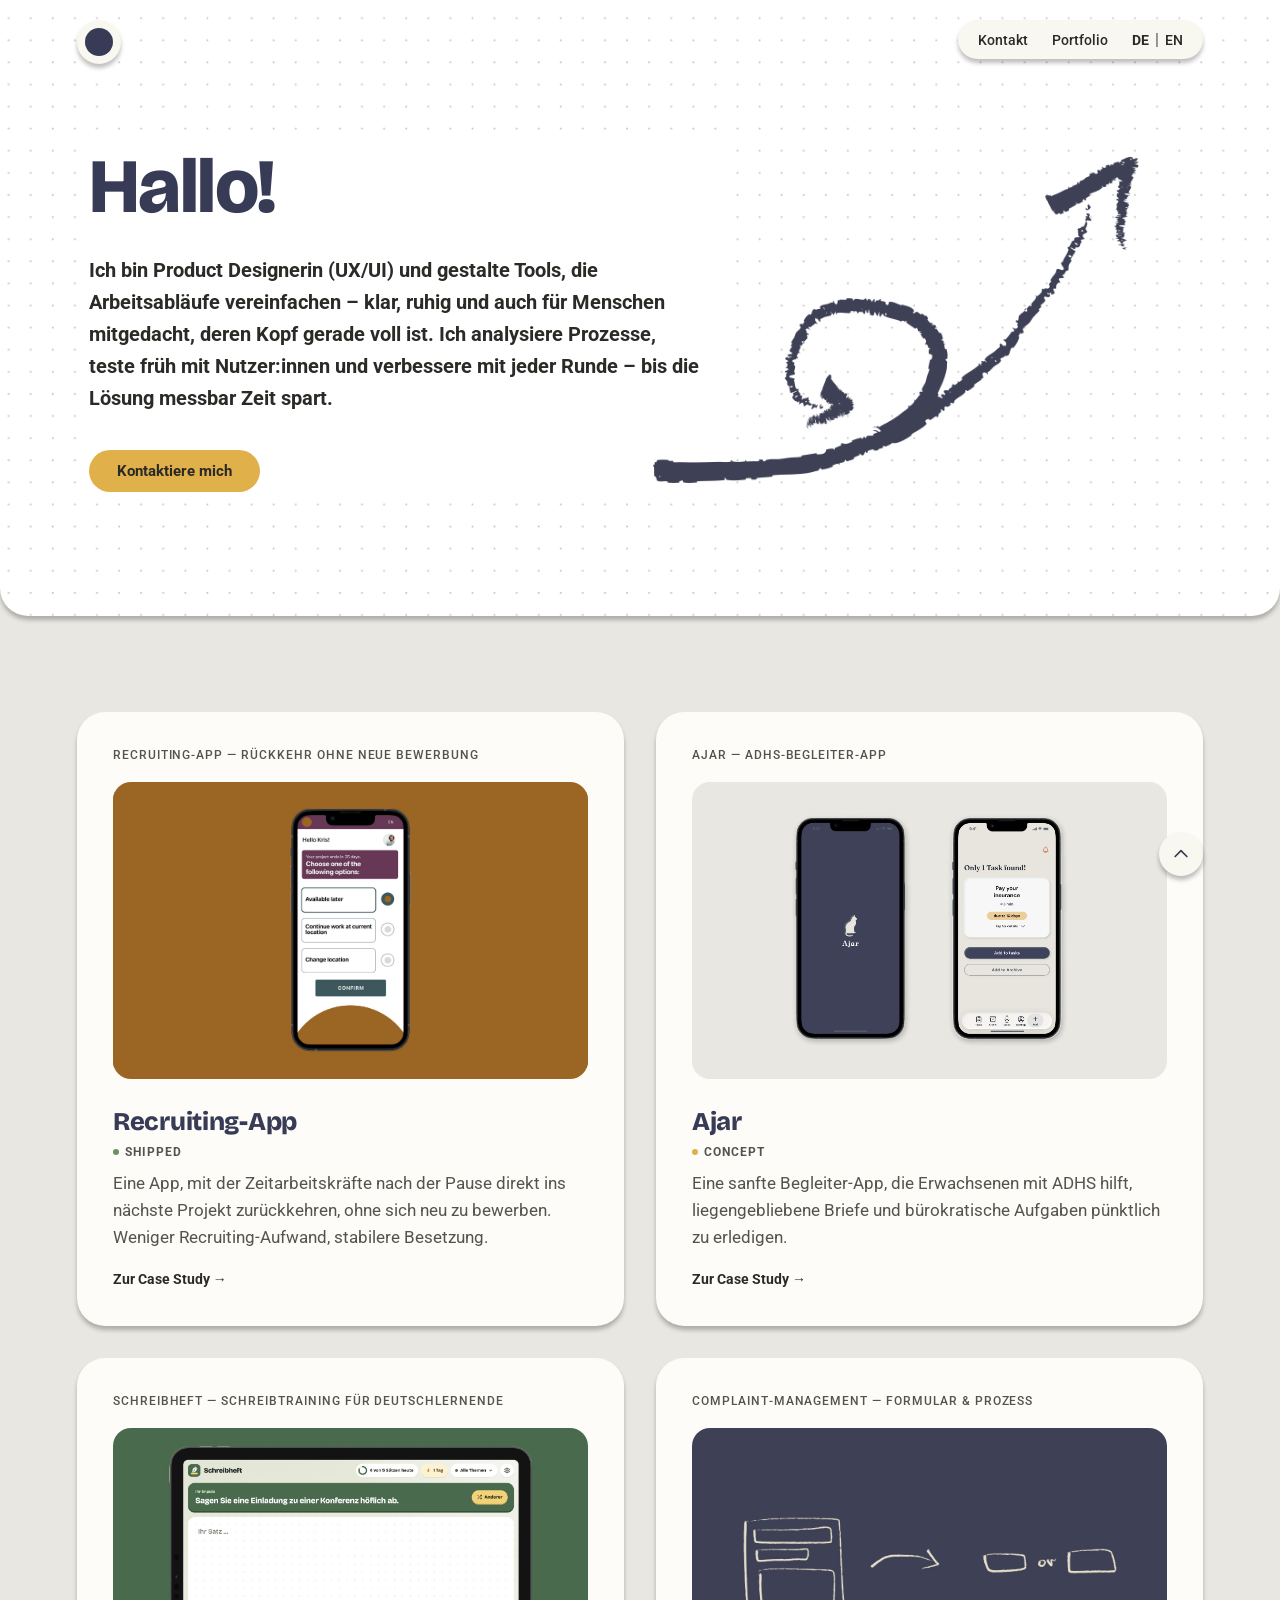
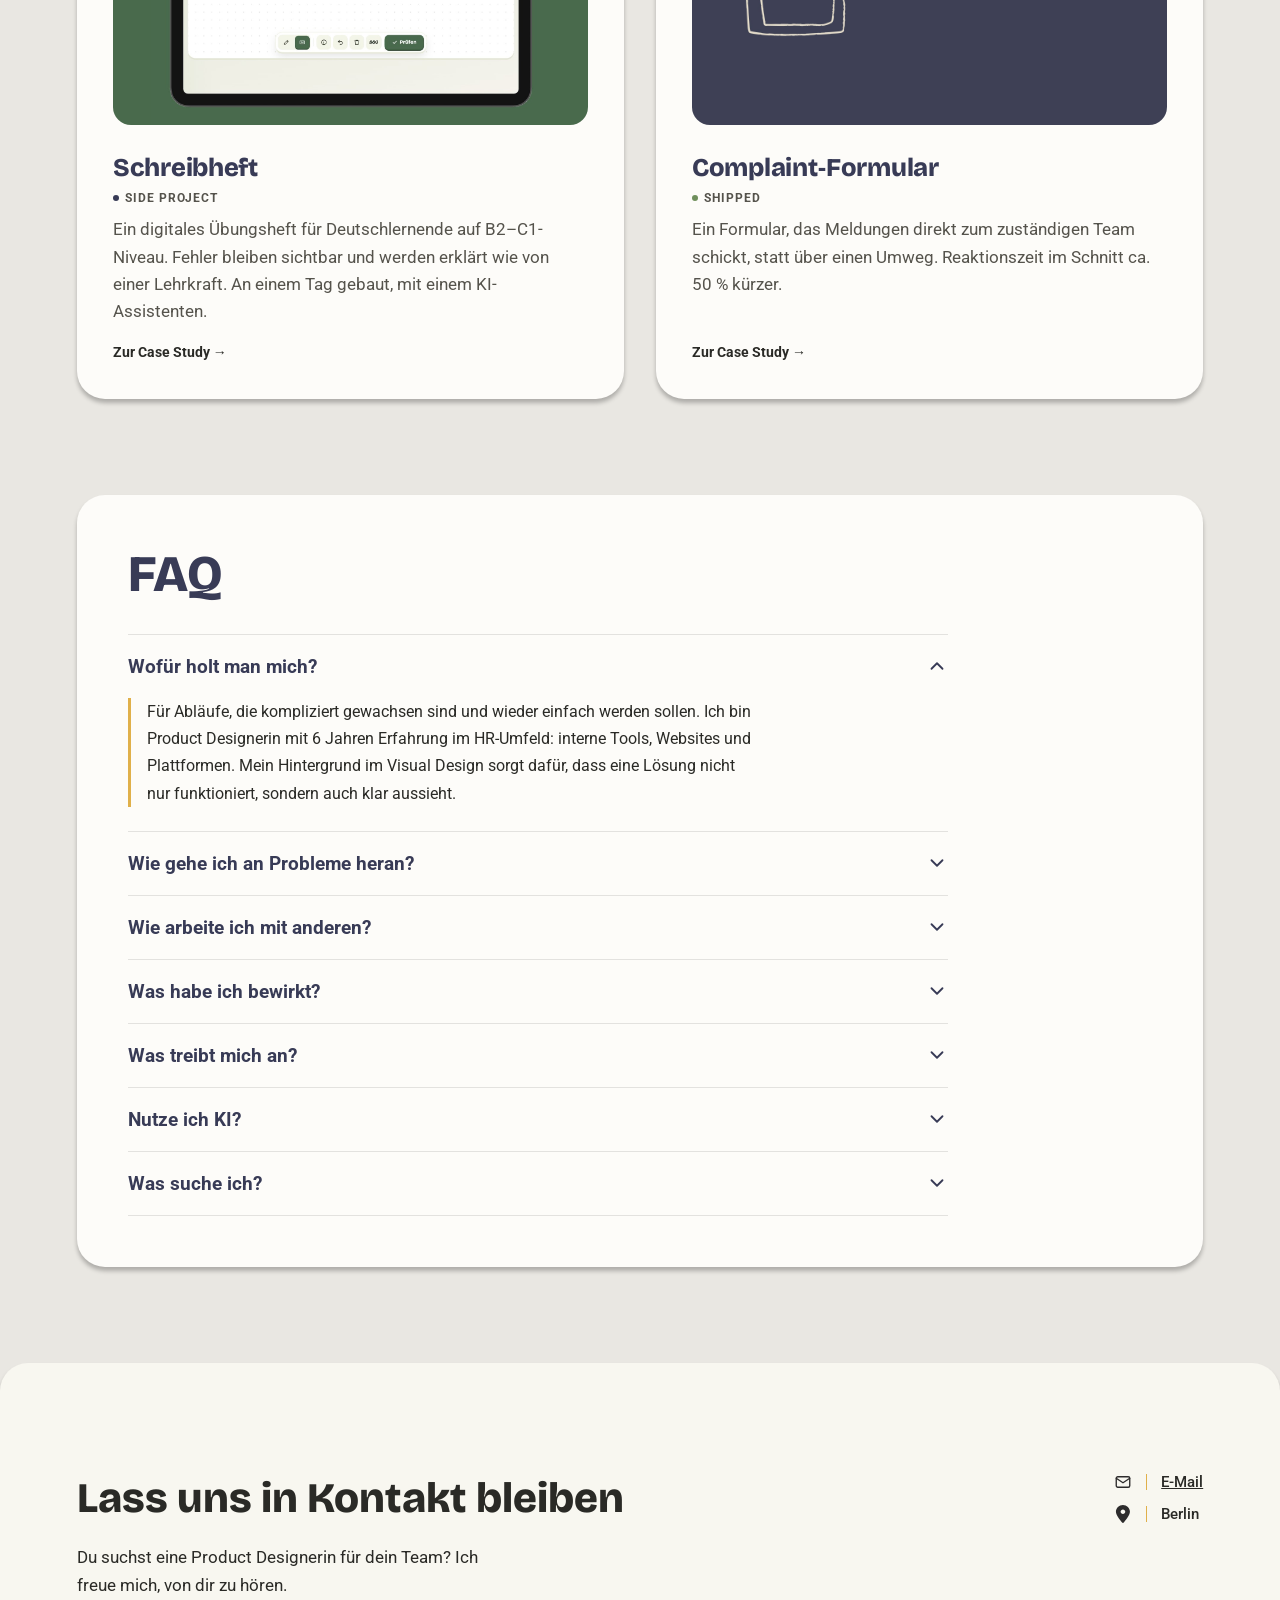
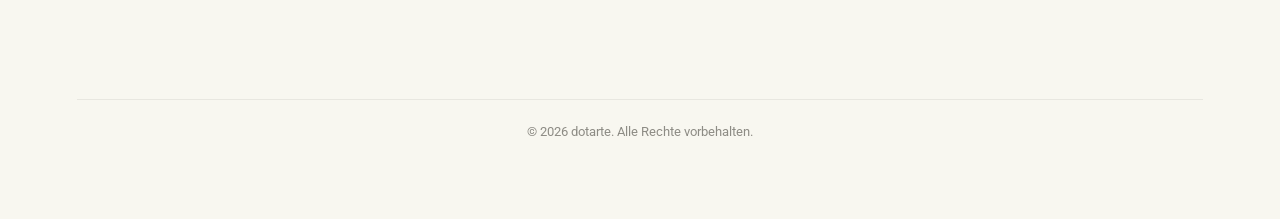
<file: index.html>
<!DOCTYPE html>
<html lang="de">
<head>
<meta charset="UTF-8">
<meta name="robots" content="noindex, nofollow">
<meta name="viewport" content="width=device-width, initial-scale=1.0">
<title>Dotarte — Produktdesign Portfolio (UX/UI)</title>
<link rel="preconnect" href="https://fonts.googleapis.com">
<link rel="preconnect" href="https://fonts.gstatic.com" crossorigin>
<link href="https://fonts.googleapis.com/css2?family=Roboto:wght@400;500;700&family=Bricolage+Grotesque:opsz,wght@12..96,400..800&display=swap" rel="stylesheet">
<link rel="alternate" hreflang="en" href="en/index.html">
<link rel="preload" as="image" href="images/hero-photo.jpg">
<link rel="stylesheet" href="styles.css">
</head>
<body>

<nav class="pill-nav logo-nav" id="logoNav">
  <a href="index.html" class="logo-dot" aria-label="Zur Startseite"></a>
</nav>

<nav class="pill-nav menu-nav" id="menuNav">
  <ul class="nav-links">
    <li><a href="#kontakt">Kontakt</a></li>
    <li><a href="#projects">Portfolio</a></li>
    <li class="lang-switch"><a href="index.html" lang="de" hreflang="de" aria-label="Deutsch" aria-current="true">DE</a><span aria-hidden="true">|</span><a href="en/index.html" lang="en" hreflang="en" aria-label="English">EN</a></li>
  </ul>
</nav>

<button class="scroll-top-float" id="scrollTopFloat" onclick="document.getElementById('top').scrollIntoView({behavior:'smooth'})" aria-label="Nach oben scrollen">
  <svg viewBox="0 0 24 24" fill="none"><path d="M5 15l7-7 7 7" stroke="currentColor" stroke-width="2" stroke-linecap="round" stroke-linejoin="round"/></svg>
</button>

<section class="hero-section" id="top">
  <div class="hero-content">
    <div class="hero-text-box">
    <h1 class="headline-font">Hallo!</h1>
    <p>Ich bin Product Designerin (UX/UI) und gestalte Tools, die Arbeitsabläufe vereinfachen – klar, ruhig und auch für Menschen mitgedacht, deren Kopf gerade voll ist. Ich analysiere Prozesse, teste früh mit Nutzer:innen und verbessere mit jeder Runde – bis die Lösung messbar Zeit spart.</p>
    <a href="#kontakt" class="btn-gold">Kontaktiere mich</a>
  </div>
  <img class="hero-sticky-test" src="images/sticky-test.png" alt="">
  </div>
</section>

<section class="portfolio-section" id="projects">
  <div class="portfolio-grid">

    <h2 class="visually-hidden">Projekte</h2>

    <div class="portfolio-row">
      <article class="project-card">
        <p class="card-label">Recruiting-App — Rückkehr ohne neue Bewerbung</p>
        <div class="card-media card-media--orange">
          <img src="projects/recruiting-app/images/hero-banner.jpg" alt="Die Recruiting-App auf dem Handy: Hinweis, dass das Projekt in 35 Tagen endet, und drei Optionen zur Auswahl: später verfügbar, am aktuellen Standort weiterarbeiten oder Standort wechseln">
        </div>
        <div class="card-desc">
          <h3 class="card-title"><a class="card-link" href="projects/recruiting-app/recruiting-app.html">Recruiting-App</a></h3>
          <p class="card-status is-shipped">Shipped</p>
          <p class="card-text">Eine App, mit der Zeitarbeitskräfte nach der Pause direkt ins nächste Projekt zurückkehren, ohne sich neu zu bewerben. Weniger Recruiting-Aufwand, stabilere Besetzung.</p>
          <span class="card-cta" aria-hidden="true">Zur Case Study →</span>
        </div>
      </article>

      <article class="project-card">
        <p class="card-label">Ajar — ADHS‑Begleiter‑App</p>
        <div class="card-media">
          <div class="ajar-preview">
            <img src="projects/ajar/images/ajar-mockup-home.png" alt="Ajar App Splash Screen">
            <img src="projects/ajar/images/phone1-scan-home.png" alt="Ajar Foto-Scan Screen">
          </div>
        </div>
        <div class="card-desc">
          <h3 class="card-title"><a class="card-link" href="projects/ajar/ajar.html">Ajar</a></h3>
          <p class="card-status">Concept</p>
          <p class="card-text">Eine sanfte Begleiter‑App, die Erwachsenen mit ADHS hilft, liegengebliebene Briefe und bürokratische Aufgaben pünktlich zu erledigen.</p>
          <span class="card-cta" aria-hidden="true">Zur Case Study →</span>
        </div>
      </article>
    </div>

    <div class="portfolio-row">
      <article class="project-card">
        <p class="card-label">Schreibheft — Schreibtraining für Deutschlernende</p>
        <div class="card-media card-media--green">
          <img src="projects/schreibheft/images/hero-banner.jpg" alt="Schreibheft auf einem iPad: ein Schreibimpuls und eine leere Seite mit der schwebenden Werkzeugleiste">
        </div>
        <div class="card-desc">
          <h3 class="card-title"><a class="card-link" href="projects/schreibheft/schreibheft.html">Schreibheft</a></h3>
          <p class="card-status is-side">Side Project</p>
          <p class="card-text">Ein digitales Übungsheft für Deutschlernende auf B2–C1-Niveau. Fehler bleiben sichtbar und werden erklärt wie von einer Lehrkraft. An einem Tag gebaut, mit einem KI-Assistenten.</p>
          <span class="card-cta" aria-hidden="true">Zur Case Study →</span>
        </div>
      </article>

      <article class="project-card">
        <p class="card-label">Complaint‑Management — Formular &amp; Prozess</p>
        <div class="card-media card-media--navy">
          <img src="projects/complaint-form/images/hero-banner.jpg" alt="Handgezeichnete Skizze: ein langes, offenes Formular wird zu einer kurzen Auswahl">
        </div>
        <div class="card-desc">
          <h3 class="card-title"><a class="card-link" href="projects/complaint-form/complaint-form.html">Complaint‑Formular</a></h3>
          <p class="card-status is-shipped">Shipped</p>
          <p class="card-text">Ein Formular, das Meldungen direkt zum zuständigen Team schickt, statt über einen Umweg. Reaktionszeit im Schnitt ca. 50&nbsp;% kürzer.</p>
          <span class="card-cta" aria-hidden="true">Zur Case Study →</span>
        </div>
      </article>
    </div>

    <!-- Vorübergehend ausgeblendet: Markenentwicklung, Seasons, Corporate Identity
    <div class="portfolio-row">
      <div class="project-card is-placeholder card-large" tabindex="0">
        <span class="card-label">Markenentwicklung &amp; Webdesign</span>
        <div class="card-media">
          <img class="placeholder-mockup-wide" src="images/realestate-brand-mockup.png" alt="Laptop-Mockup einer Immobilien-Investment-Website mit Kontaktformular und Ausstattungsmerkmalen">
        </div>
        <p class="card-desc">Vollständige Markenentwicklung für ein Immobilienprojekt — Logo, Farbwelt, Website und Exposé. Mehr folgt in Kürze.</p>
      </div>

      <a href="projects/seasons/seasons.html" class="project-card is-link card-small">
        <span class="card-label">Seasons — Cross‑Device App</span>
        <div class="card-media">
          <img class="placeholder-mockup" src="images/seasons-mockup.png" alt="Seasons App Startbildschirm: „work. travel. repeat!“ vor Strand-Hintergrund">
        </div>
        <div class="card-desc">
          <span class="card-title">Seasons</span>
          <span class="card-status">Concept</span>
          <p class="card-text">Job‑ &amp; Reise-App, plattformübergreifend nutzbar.</p>
          <span class="card-cta">Zur Case Study →</span>
        </div>
      </a>
    </div>

    <div class="portfolio-row portfolio-row--single">
      <div class="project-card is-placeholder card-large" tabindex="0">
        <span class="card-label">Corporate Identity &amp; Brand‑Relaunch</span>
        <div class="card-media">
          <img class="placeholder-mockup-wide" src="images/jobsite-redesign-mockup.png" alt="Laptop-Mockup einer Recruiting-Website mit Startseite für Jobangebote in Deutschland">
        </div>
        <p class="card-desc">Entwicklung der gesamten Corporate Identity (Logo, Farbwelt, Print‑Materialien) für eine Recruiting‑Marke. Die Website‑Umsetzung erfolgte unter meiner Art Direction — mehr folgt in Kürze.</p>
      </div>
    </div>
    -->

  </div>
</section>

<!-- ---------- FAQ (Akkordeon, erste Frage offen) ---------- -->
<section class="faq-section" id="faq" aria-labelledby="faq-title">
  <div class="faq-inner">
    <h2 class="headline-font faq-title" id="faq-title">FAQ</h2>

    <div class="faq-list">

      <details class="faq-item" name="faq" open>
        <summary class="faq-question">
          <span>Wofür holt man mich?</span>
          <svg class="faq-icon" viewBox="0 0 24 24" fill="none" aria-hidden="true"><path d="M6 9l6 6 6-6" stroke="currentColor" stroke-width="2" stroke-linecap="round" stroke-linejoin="round"/></svg>
        </summary>
        <div class="faq-answer">
          <p>Für Abläufe, die kompliziert gewachsen sind und wieder einfach werden sollen. Ich bin Product Designerin mit 6 Jahren Erfahrung im HR-Umfeld: interne Tools, Websites und Plattformen. Mein Hintergrund im Visual Design sorgt dafür, dass eine Lösung nicht nur funktioniert, sondern auch klar aussieht.</p>
        </div>
      </details>

      <details class="faq-item" name="faq">
        <summary class="faq-question">
          <span>Wie gehe ich an Probleme heran?</span>
          <svg class="faq-icon" viewBox="0 0 24 24" fill="none" aria-hidden="true"><path d="M6 9l6 6 6-6" stroke="currentColor" stroke-width="2" stroke-linecap="round" stroke-linejoin="round"/></svg>
        </summary>
        <div class="faq-answer">
          <p>Erst verstehen, dann gestalten. Ich höre seit 2014 Nutzer:innen zu, bevor ich entscheide. Damals war das bei Verpackungstests hinter dem Einwegspiegel, heute sind es Interviews, Prozessanalysen und Usability-Tests. Oft liegt das eigentliche Problem woanders, als man zuerst denkt.</p>
        </div>
      </details>

      <details class="faq-item" name="faq">
        <summary class="faq-question">
          <span>Wie arbeite ich mit anderen?</span>
          <svg class="faq-icon" viewBox="0 0 24 24" fill="none" aria-hidden="true"><path d="M6 9l6 6 6-6" stroke="currentColor" stroke-width="2" stroke-linecap="round" stroke-linejoin="round"/></svg>
        </summary>
        <div class="faq-answer">
          <p>Eng und früh. Mit der Entwicklung spreche ich schon beim Konzept, nicht erst bei der Übergabe. Meine Grundkenntnisse in HTML, CSS und JavaScript helfen dabei. Genauso wichtig sind mir die Menschen rund um das Produkt. Über Jahre habe ich mich täglich mit einem strategischen Kunden abgestimmt, Stakeholder interviewt und an die Geschäftsführung berichtet. Gute Zusammenarbeit entsteht für mich durch regelmäßigen Kontakt und dadurch, dass ich halte, was wir besprochen haben.</p>
        </div>
      </details>

      <details class="faq-item" name="faq">
        <summary class="faq-question">
          <span>Was habe ich bewirkt?</span>
          <svg class="faq-icon" viewBox="0 0 24 24" fill="none" aria-hidden="true"><path d="M6 9l6 6 6-6" stroke="currentColor" stroke-width="2" stroke-linecap="round" stroke-linejoin="round"/></svg>
        </summary>
        <div class="faq-answer">
          <ul>
            <li>Internes Tool, end-to-end von Research bis Rollout: über 50 aktive Nutzer:innen, ca. 20&nbsp;% weniger Recruiting-Aufwand</li>
            <li>Bewerbungs-Flow: von 5 auf 2 Schritte, ca. 30&nbsp;% weniger Abbrüche</li>
            <li>Complaint-Formular: Reaktionszeit ca. 50&nbsp;% kürzer</li>
            <li>Websites: Auch wenn am Anfang niemand genau wusste, was gebraucht wird, sind daraus Seiten entstanden, die seit Jahren im Einsatz sind und sich gut weiterentwickeln lassen.</li>
          </ul>
        </div>
      </details>

      <details class="faq-item" name="faq">
        <summary class="faq-question">
          <span>Was treibt mich an?</span>
          <svg class="faq-icon" viewBox="0 0 24 24" fill="none" aria-hidden="true"><path d="M6 9l6 6 6-6" stroke="currentColor" stroke-width="2" stroke-linecap="round" stroke-linejoin="round"/></svg>
        </summary>
        <div class="faq-answer">
          <p>Die Frage, warum etwas funktioniert oder nicht. Deshalb lerne ich auch nach Jahren in der Praxis weiter. 2026 habe ich mein Wissen in Product Design und UX-Methoden in zwei Weiterbildungen vertieft, davor habe ich JavaScript gelernt, um die Entwicklung besser zu verstehen. Am meisten freut es mich, wenn ein Ablauf, über den sich alle geärgert haben, plötzlich niemandem mehr auffällt.</p>
        </div>
      </details>

      <details class="faq-item" name="faq">
        <summary class="faq-question">
          <span>Nutze ich KI?</span>
          <svg class="faq-icon" viewBox="0 0 24 24" fill="none" aria-hidden="true"><path d="M6 9l6 6 6-6" stroke="currentColor" stroke-width="2" stroke-linecap="round" stroke-linejoin="round"/></svg>
        </summary>
        <div class="faq-answer">
          <p>Ja, als Werkzeug. Ich nutze sie für Recherche, zum Strukturieren und für schnelle Prototypen, zum Beispiel mit ChatGPT, Claude und Figma Make. Auch diese Website habe ich mit KI gebaut: Design, Inhalte und Entscheidungen kommen von mir, den Code hat die KI nach meinen Vorgaben geschrieben. Die Verantwortung für das Ergebnis bleibt bei mir.</p>
        </div>
      </details>

      <details class="faq-item" name="faq">
        <summary class="faq-question">
          <span>Was suche ich?</span>
          <svg class="faq-icon" viewBox="0 0 24 24" fill="none" aria-hidden="true"><path d="M6 9l6 6 6-6" stroke="currentColor" stroke-width="2" stroke-linecap="round" stroke-linejoin="round"/></svg>
        </summary>
        <div class="faq-answer">
          <p>Eine feste Stelle als Product Designerin, in Berlin oder remote. Ich arbeite am liebsten langfristig mit einem Team zusammen.</p>
        </div>
      </details>

    </div>
  </div>
</section>

<footer class="contact-section" id="kontakt">
  <div class="contact-inner">
    <div>
      <h2 class="headline-font">Lass uns in Kontakt bleiben</h2>
      <p>Du suchst eine Product Designerin für dein Team? Ich freue mich, von dir zu hören.</p>
    </div>

    <div class="contact-list">
      <div class="row">
        <svg class="row-icon" width="18" height="18" viewBox="0 0 24 24" fill="none" stroke="#2D2C2C" stroke-width="1.8" stroke-linecap="round" stroke-linejoin="round" aria-hidden="true"><rect x="3" y="5" width="18" height="14" rx="2"/><path d="M3 7l9 6 9-6"/></svg>
        <span class="divider"></span>
        <a href="#" data-mail="ZG90YXJ0ZS5wb3J0Zm9saW9AZ21haWwuY29t">E-Mail</a>
      </div>
      <!-- LinkedIn (vorübergehend ausgeblendet)
      <div class="row">
        <img class="row-icon" src="images/icon-linkedin.png" alt="" aria-hidden="true">
        <span class="divider"></span>
        <a href="https://linkedin.com/in/DEIN-PROFIL" target="_blank" rel="noopener noreferrer">LinkedIn</a>
      </div>
      -->
      <div class="row">
        <svg class="row-icon" width="14" height="18" viewBox="0 0 11 14" fill="none" aria-hidden="true">
          <path d="M6.11649 13.6854C7.57118 11.9254 10.8889 7.65967 10.8889 5.26362C10.8889 2.35766 8.45023 0 5.44444 0C2.43866 0 0 2.35766 0 5.26362C0 7.65967 3.31771 11.9254 4.7724 13.6854C5.12118 14.1049 5.76771 14.1049 6.11649 13.6854ZM5.44444 3.50908C5.92576 3.50908 6.38737 3.69393 6.72771 4.02297C7.06806 4.35201 7.25926 4.79829 7.25926 5.26362C7.25926 5.72895 7.06806 6.17523 6.72771 6.50427C6.38737 6.83331 5.92576 7.01816 5.44444 7.01816C4.96313 7.01816 4.50152 6.83331 4.16118 6.50427C3.82083 6.17523 3.62963 5.72895 3.62963 5.26362C3.62963 4.79829 3.82083 4.35201 4.16118 4.02297C4.50152 3.69393 4.96313 3.50908 5.44444 3.50908Z" fill="#2D2C2C"/>
        </svg>
        <span class="divider"></span>
        <span>Berlin</span>
      </div>
    </div>
  </div>

  <p class="copyright">© <span id="copyright-year">2026</span> dotarte. Alle Rechte vorbehalten.</p>
</footer>

<script src="scripts.js"></script>

</body>
</html>
</file>
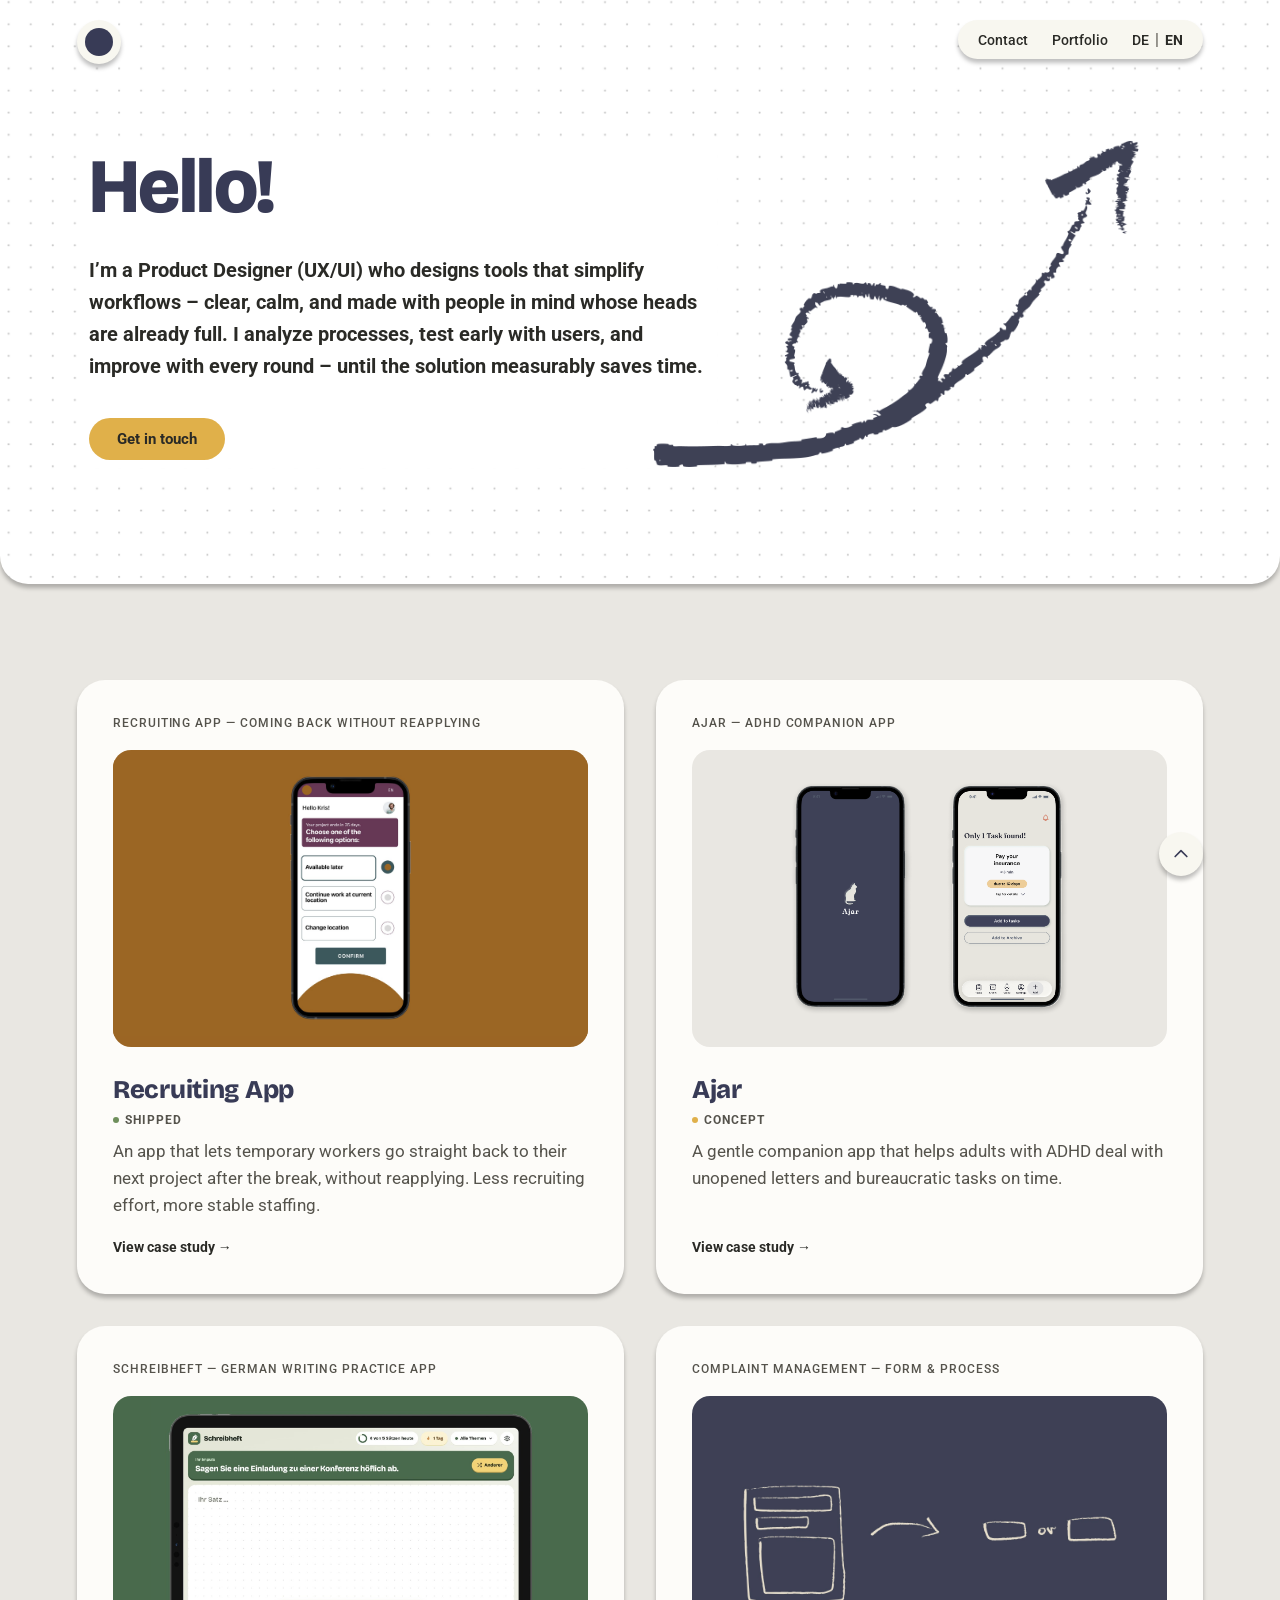
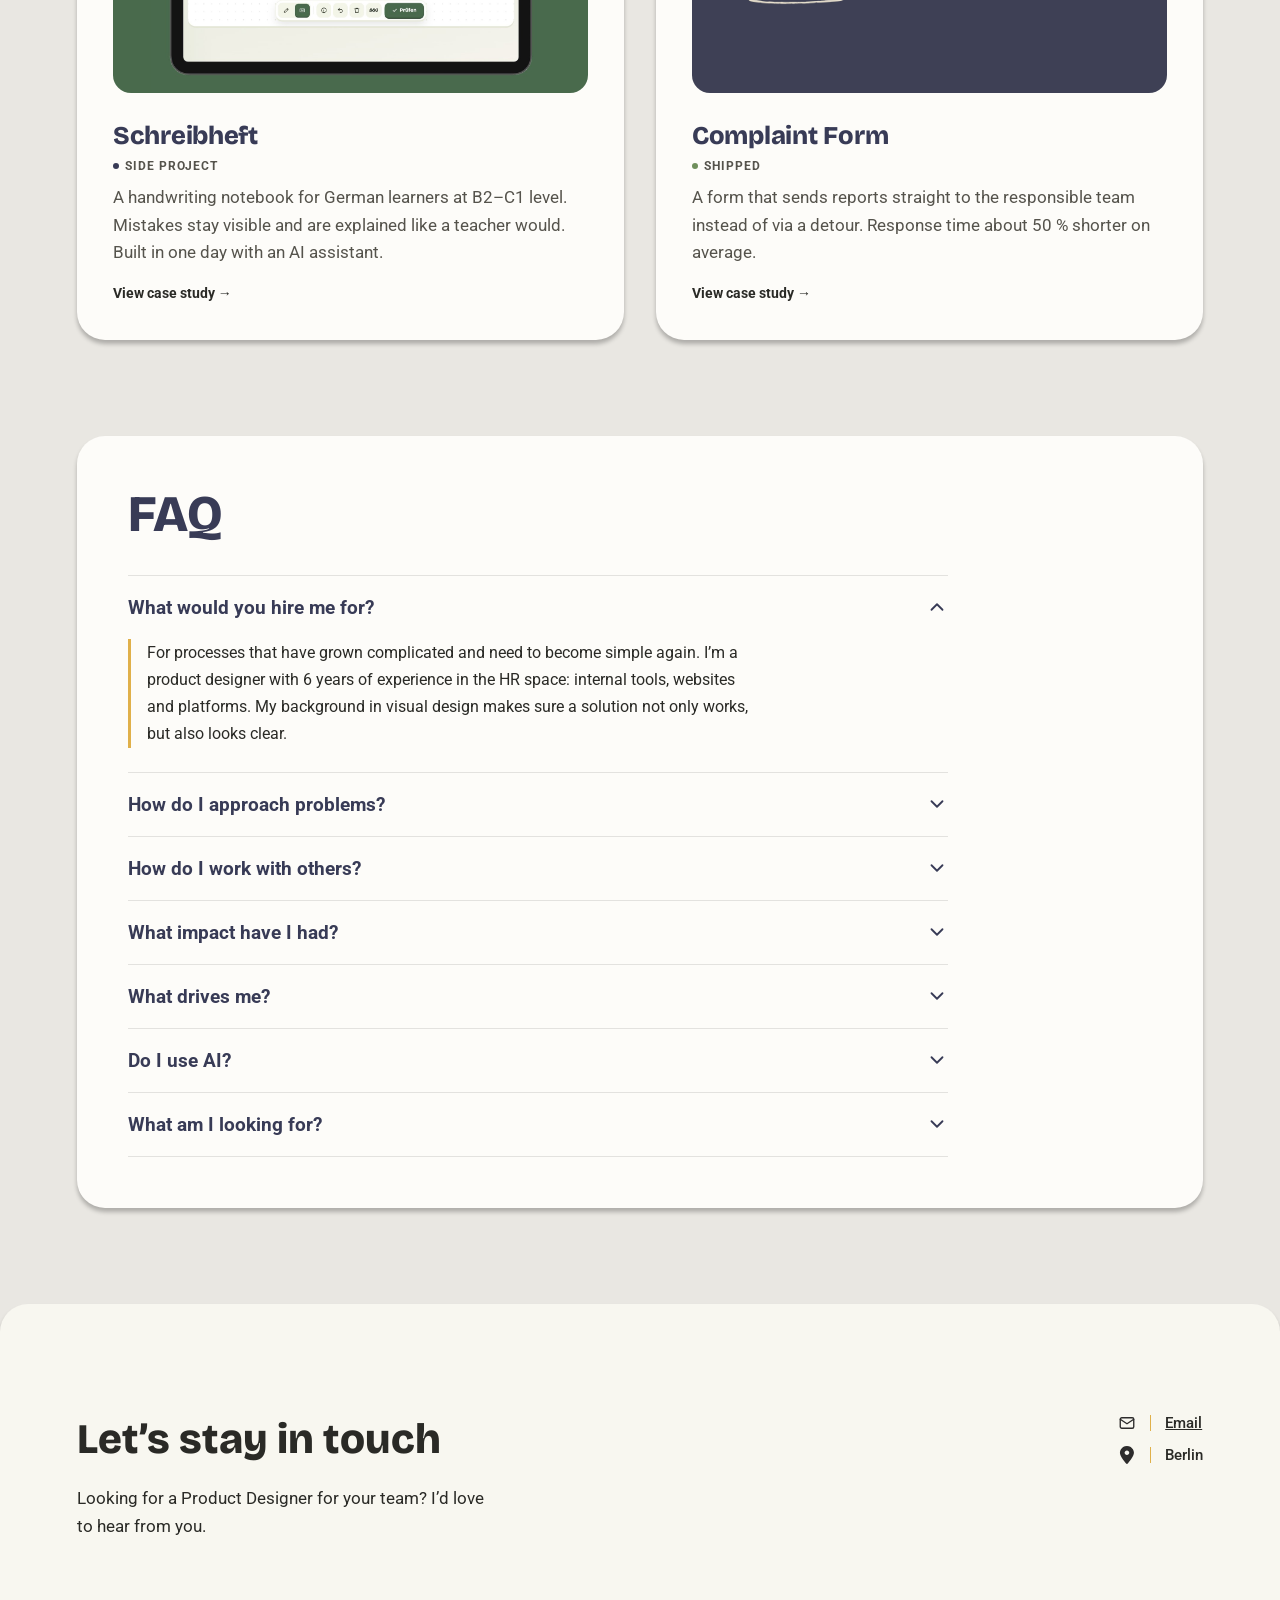
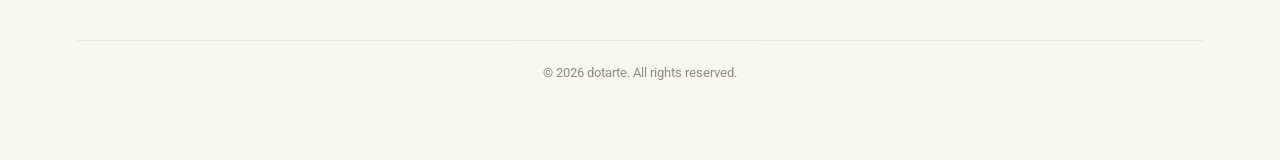
<file: en/index.html>
<!DOCTYPE html>
<html lang="en">
<head>
<meta charset="UTF-8">
<meta name="robots" content="noindex, nofollow">
<meta name="viewport" content="width=device-width, initial-scale=1.0">
<title>Dotarte — Product Design Portfolio (UX/UI)</title>
<link rel="preconnect" href="https://fonts.googleapis.com">
<link rel="preconnect" href="https://fonts.gstatic.com" crossorigin>
<link href="https://fonts.googleapis.com/css2?family=Roboto:wght@400;500;700&family=Bricolage+Grotesque:opsz,wght@12..96,400..800&display=swap" rel="stylesheet">
<link rel="alternate" hreflang="de" href="../index.html">
<link rel="preload" as="image" href="../images/hero-photo.jpg">
<link rel="stylesheet" href="../styles.css">
</head>
<body>

<nav class="pill-nav logo-nav" id="logoNav">
  <a href="index.html" class="logo-dot" aria-label="Go to home page"></a>
</nav>

<nav class="pill-nav menu-nav" id="menuNav">
  <ul class="nav-links">
    <li><a href="#kontakt">Contact</a></li>
    <li><a href="#projects">Portfolio</a></li>
    <li class="lang-switch"><a href="../index.html" lang="de" hreflang="de" aria-label="Deutsch">DE</a><span aria-hidden="true">|</span><a href="index.html" lang="en" hreflang="en" aria-label="English" aria-current="true">EN</a></li>
  </ul>
</nav>

<button class="scroll-top-float" id="scrollTopFloat" onclick="document.getElementById('top').scrollIntoView({behavior:'smooth'})" aria-label="Scroll to top">
  <svg viewBox="0 0 24 24" fill="none"><path d="M5 15l7-7 7 7" stroke="currentColor" stroke-width="2" stroke-linecap="round" stroke-linejoin="round"/></svg>
</button>

<section class="hero-section" id="top">
  <div class="hero-content">
    <div class="hero-text-box">
    <h1 class="headline-font">Hello!</h1>
    <p>I’m a Product Designer (UX/UI) who designs tools that simplify workflows – clear, calm, and made with people in mind whose heads are already full. I analyze processes, test early with users, and improve with every round – until the solution measurably saves time.</p>
    <a href="#kontakt" class="btn-gold">Get in touch</a>
  </div>
  <img class="hero-sticky-test" src="../images/sticky-test.png" alt="">
  </div>
</section>

<section class="portfolio-section" id="projects">
  <div class="portfolio-grid">

    <h2 class="visually-hidden">Projects</h2>

    <div class="portfolio-row">
      <article class="project-card">
        <p class="card-label">Recruiting App — Coming back without reapplying</p>
        <div class="card-media card-media--orange">
          <img src="../projects/recruiting-app/images/hero-banner.jpg" alt="The recruiting app on a phone: a note that the project ends in 35 days and three options to choose from: available later, continue at the current location, or change location">
        </div>
        <div class="card-desc">
          <h3 class="card-title"><a class="card-link" href="projects/recruiting-app/recruiting-app.html">Recruiting App</a></h3>
          <p class="card-status is-shipped">Shipped</p>
          <p class="card-text">An app that lets temporary workers go straight back to their next project after the break, without reapplying. Less recruiting effort, more stable staffing.</p>
          <span class="card-cta" aria-hidden="true">View case study →</span>
        </div>
      </article>

      <article class="project-card">
        <p class="card-label">Ajar — ADHD Companion App</p>
        <div class="card-media">
          <div class="ajar-preview">
            <img src="../projects/ajar/images/ajar-mockup-home.png" alt="Ajar app splash screen">
            <img src="../projects/ajar/images/phone1-scan-home.png" alt="Ajar photo scan screen">
          </div>
        </div>
        <div class="card-desc">
          <h3 class="card-title"><a class="card-link" href="projects/ajar/ajar.html">Ajar</a></h3>
          <p class="card-status">Concept</p>
          <p class="card-text">A gentle companion app that helps adults with ADHD deal with unopened letters and bureaucratic tasks on time.</p>
          <span class="card-cta" aria-hidden="true">View case study →</span>
        </div>
      </article>
    </div>

    <div class="portfolio-row">
      <article class="project-card">
        <p class="card-label">Schreibheft — German Writing Practice App</p>
        <div class="card-media card-media--green">
          <img src="../projects/schreibheft/images/hero-banner.jpg" alt="Schreibheft on an iPad: a writing prompt and an empty page with the floating toolbar">
        </div>
        <div class="card-desc">
          <h3 class="card-title"><a class="card-link" href="projects/schreibheft/schreibheft.html">Schreibheft</a></h3>
          <p class="card-status is-side">Side Project</p>
          <p class="card-text">A handwriting notebook for German learners at B2–C1 level. Mistakes stay visible and are explained like a teacher would. Built in one day with an AI assistant.</p>
          <span class="card-cta" aria-hidden="true">View case study →</span>
        </div>
      </article>

      <article class="project-card">
        <p class="card-label">Complaint Management — Form &amp; Process</p>
        <div class="card-media card-media--navy">
          <img src="../projects/complaint-form/images/hero-banner.jpg" alt="Hand-drawn sketch: a long, open form becomes a short selection">
        </div>
        <div class="card-desc">
          <h3 class="card-title"><a class="card-link" href="projects/complaint-form/complaint-form.html">Complaint Form</a></h3>
          <p class="card-status is-shipped">Shipped</p>
          <p class="card-text">A form that sends reports straight to the responsible team instead of via a detour. Response time about 50&nbsp;% shorter on average.</p>
          <span class="card-cta" aria-hidden="true">View case study →</span>
        </div>
      </article>
    </div>

  </div>
</section>

<!-- ---------- FAQ (accordion, first question open) ---------- -->
<section class="faq-section" id="faq" aria-labelledby="faq-title">
  <div class="faq-inner">
    <h2 class="headline-font faq-title" id="faq-title">FAQ</h2>

    <div class="faq-list">

      <details class="faq-item" name="faq" open>
        <summary class="faq-question">
          <span>What would you hire me for?</span>
          <svg class="faq-icon" viewBox="0 0 24 24" fill="none" aria-hidden="true"><path d="M6 9l6 6 6-6" stroke="currentColor" stroke-width="2" stroke-linecap="round" stroke-linejoin="round"/></svg>
        </summary>
        <div class="faq-answer">
          <p>For processes that have grown complicated and need to become simple again. I’m a product designer with 6 years of experience in the HR space: internal tools, websites and platforms. My background in visual design makes sure a solution not only works, but also looks clear.</p>
        </div>
      </details>

      <details class="faq-item" name="faq">
        <summary class="faq-question">
          <span>How do I approach problems?</span>
          <svg class="faq-icon" viewBox="0 0 24 24" fill="none" aria-hidden="true"><path d="M6 9l6 6 6-6" stroke="currentColor" stroke-width="2" stroke-linecap="round" stroke-linejoin="round"/></svg>
        </summary>
        <div class="faq-answer">
          <p>Understand first, then design. Since 2014, I’ve listened to users before making decisions. Back then it was packaging tests behind a one-way mirror, today it’s interviews, process analysis and usability tests. Often the real problem lies somewhere other than where you first look.</p>
        </div>
      </details>

      <details class="faq-item" name="faq">
        <summary class="faq-question">
          <span>How do I work with others?</span>
          <svg class="faq-icon" viewBox="0 0 24 24" fill="none" aria-hidden="true"><path d="M6 9l6 6 6-6" stroke="currentColor" stroke-width="2" stroke-linecap="round" stroke-linejoin="round"/></svg>
        </summary>
        <div class="faq-answer">
          <p>Closely and early. I talk to developers during the concept phase, not just at handoff. My basic knowledge of HTML, CSS and JavaScript helps with that. The people around the product matter just as much to me. For years, I coordinated daily with a key client, interviewed stakeholders and reported to management. For me, good collaboration comes from regular contact and from following through on what we agreed.</p>
        </div>
      </details>

      <details class="faq-item" name="faq">
        <summary class="faq-question">
          <span>What impact have I had?</span>
          <svg class="faq-icon" viewBox="0 0 24 24" fill="none" aria-hidden="true"><path d="M6 9l6 6 6-6" stroke="currentColor" stroke-width="2" stroke-linecap="round" stroke-linejoin="round"/></svg>
        </summary>
        <div class="faq-answer">
          <ul>
            <li>Internal tool, end-to-end from research to rollout: 50+ active users, approx. 20&nbsp;% less recruiting effort</li>
            <li>Application flow: from 5 steps to 2, approx. 30&nbsp;% fewer drop-offs</li>
            <li>Complaint form: approx. 50&nbsp;% faster response time</li>
            <li>Websites: Even when nobody knew exactly what was needed at the start, the result was sites that have been in use for years and are easy to keep developing.</li>
          </ul>
        </div>
      </details>

      <details class="faq-item" name="faq">
        <summary class="faq-question">
          <span>What drives me?</span>
          <svg class="faq-icon" viewBox="0 0 24 24" fill="none" aria-hidden="true"><path d="M6 9l6 6 6-6" stroke="currentColor" stroke-width="2" stroke-linecap="round" stroke-linejoin="round"/></svg>
        </summary>
        <div class="faq-answer">
          <p>The question of why something works or doesn’t. That’s why I keep learning, even after years in practice. In 2026, I deepened my product design and UX skills in two courses, and before that I learned JavaScript to better understand development. What I enjoy most is when a process everyone used to be annoyed by suddenly goes unnoticed.</p>
        </div>
      </details>

      <details class="faq-item" name="faq">
        <summary class="faq-question">
          <span>Do I use AI?</span>
          <svg class="faq-icon" viewBox="0 0 24 24" fill="none" aria-hidden="true"><path d="M6 9l6 6 6-6" stroke="currentColor" stroke-width="2" stroke-linecap="round" stroke-linejoin="round"/></svg>
        </summary>
        <div class="faq-answer">
          <p>Yes, as a tool. I use it for research, structuring and quick prototypes, for example with ChatGPT, Claude and Figma Make. I also built this website with AI: the design, content and decisions are mine, and the AI wrote the code following my direction. The responsibility for the result stays with me.</p>
        </div>
      </details>

      <details class="faq-item" name="faq">
        <summary class="faq-question">
          <span>What am I looking for?</span>
          <svg class="faq-icon" viewBox="0 0 24 24" fill="none" aria-hidden="true"><path d="M6 9l6 6 6-6" stroke="currentColor" stroke-width="2" stroke-linecap="round" stroke-linejoin="round"/></svg>
        </summary>
        <div class="faq-answer">
          <p>A permanent position as a product designer, in Berlin or remote. I prefer working with a team long term.</p>
        </div>
      </details>

    </div>
  </div>
</section>

<footer class="contact-section" id="kontakt">
  <div class="contact-inner">
    <div>
      <h2 class="headline-font">Let’s stay in touch</h2>
      <p>Looking for a Product Designer for your team? I’d love to hear from you.</p>
    </div>

    <div class="contact-list">
      <div class="row">
        <svg class="row-icon" width="18" height="18" viewBox="0 0 24 24" fill="none" stroke="#2D2C2C" stroke-width="1.8" stroke-linecap="round" stroke-linejoin="round" aria-hidden="true"><rect x="3" y="5" width="18" height="14" rx="2"/><path d="M3 7l9 6 9-6"/></svg>
        <span class="divider"></span>
        <a href="#" data-mail="ZG90YXJ0ZS5wb3J0Zm9saW9AZ21haWwuY29t">Email</a>
      </div>
      <!-- LinkedIn (temporarily hidden)
      <div class="row">
        <img class="row-icon" src="../images/icon-linkedin.png" alt="" aria-hidden="true">
        <span class="divider"></span>
        <a href="https://linkedin.com/in/DEIN-PROFIL" target="_blank" rel="noopener noreferrer">LinkedIn</a>
      </div>
      -->
      <div class="row">
        <svg class="row-icon" width="14" height="18" viewBox="0 0 11 14" fill="none" aria-hidden="true">
          <path d="M6.11649 13.6854C7.57118 11.9254 10.8889 7.65967 10.8889 5.26362C10.8889 2.35766 8.45023 0 5.44444 0C2.43866 0 0 2.35766 0 5.26362C0 7.65967 3.31771 11.9254 4.7724 13.6854C5.12118 14.1049 5.76771 14.1049 6.11649 13.6854ZM5.44444 3.50908C5.92576 3.50908 6.38737 3.69393 6.72771 4.02297C7.06806 4.35201 7.25926 4.79829 7.25926 5.26362C7.25926 5.72895 7.06806 6.17523 6.72771 6.50427C6.38737 6.83331 5.92576 7.01816 5.44444 7.01816C4.96313 7.01816 4.50152 6.83331 4.16118 6.50427C3.82083 6.17523 3.62963 5.72895 3.62963 5.26362C3.62963 4.79829 3.82083 4.35201 4.16118 4.02297C4.50152 3.69393 4.96313 3.50908 5.44444 3.50908Z" fill="#2D2C2C"/>
        </svg>
        <span class="divider"></span>
        <span>Berlin</span>
      </div>
    </div>
  </div>

  <p class="copyright">© <span id="copyright-year">2026</span> dotarte. All rights reserved.</p>
</footer>

<script src="../scripts.js"></script>

</body>
</html>
</file>
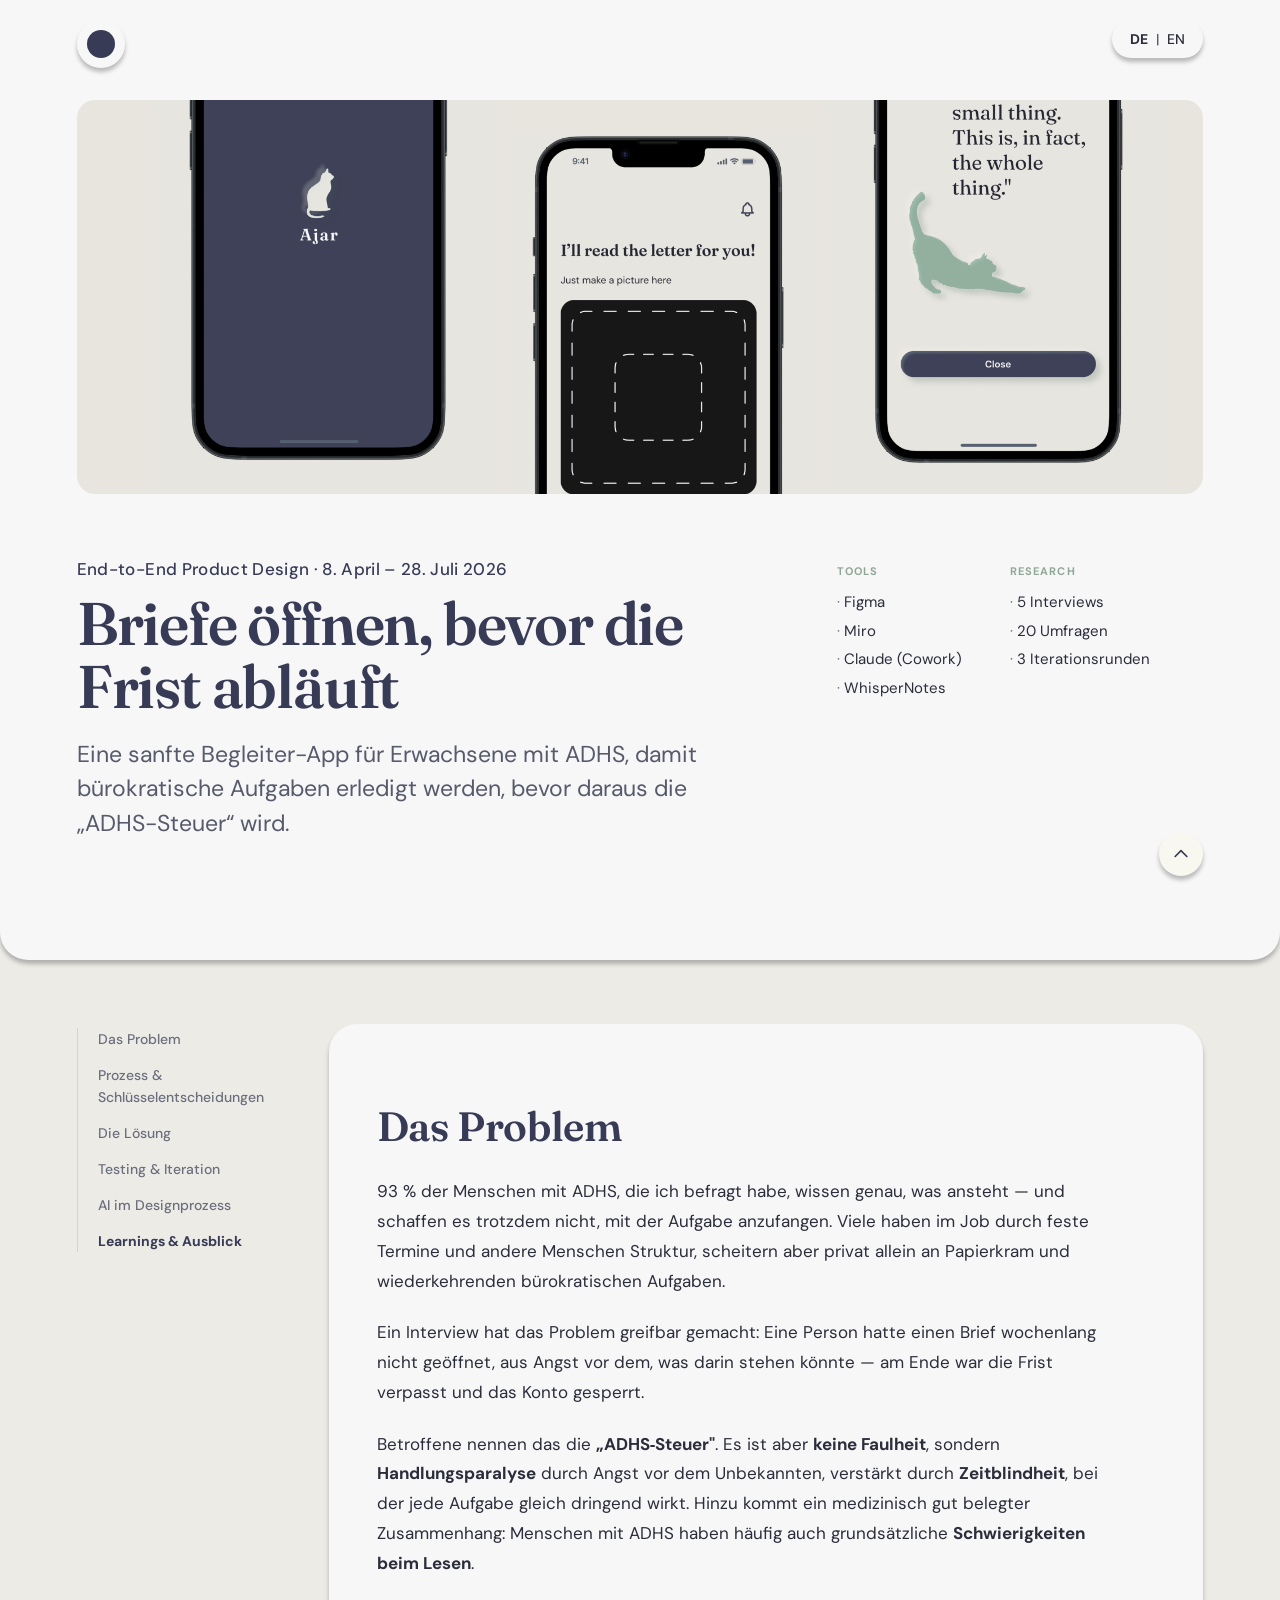
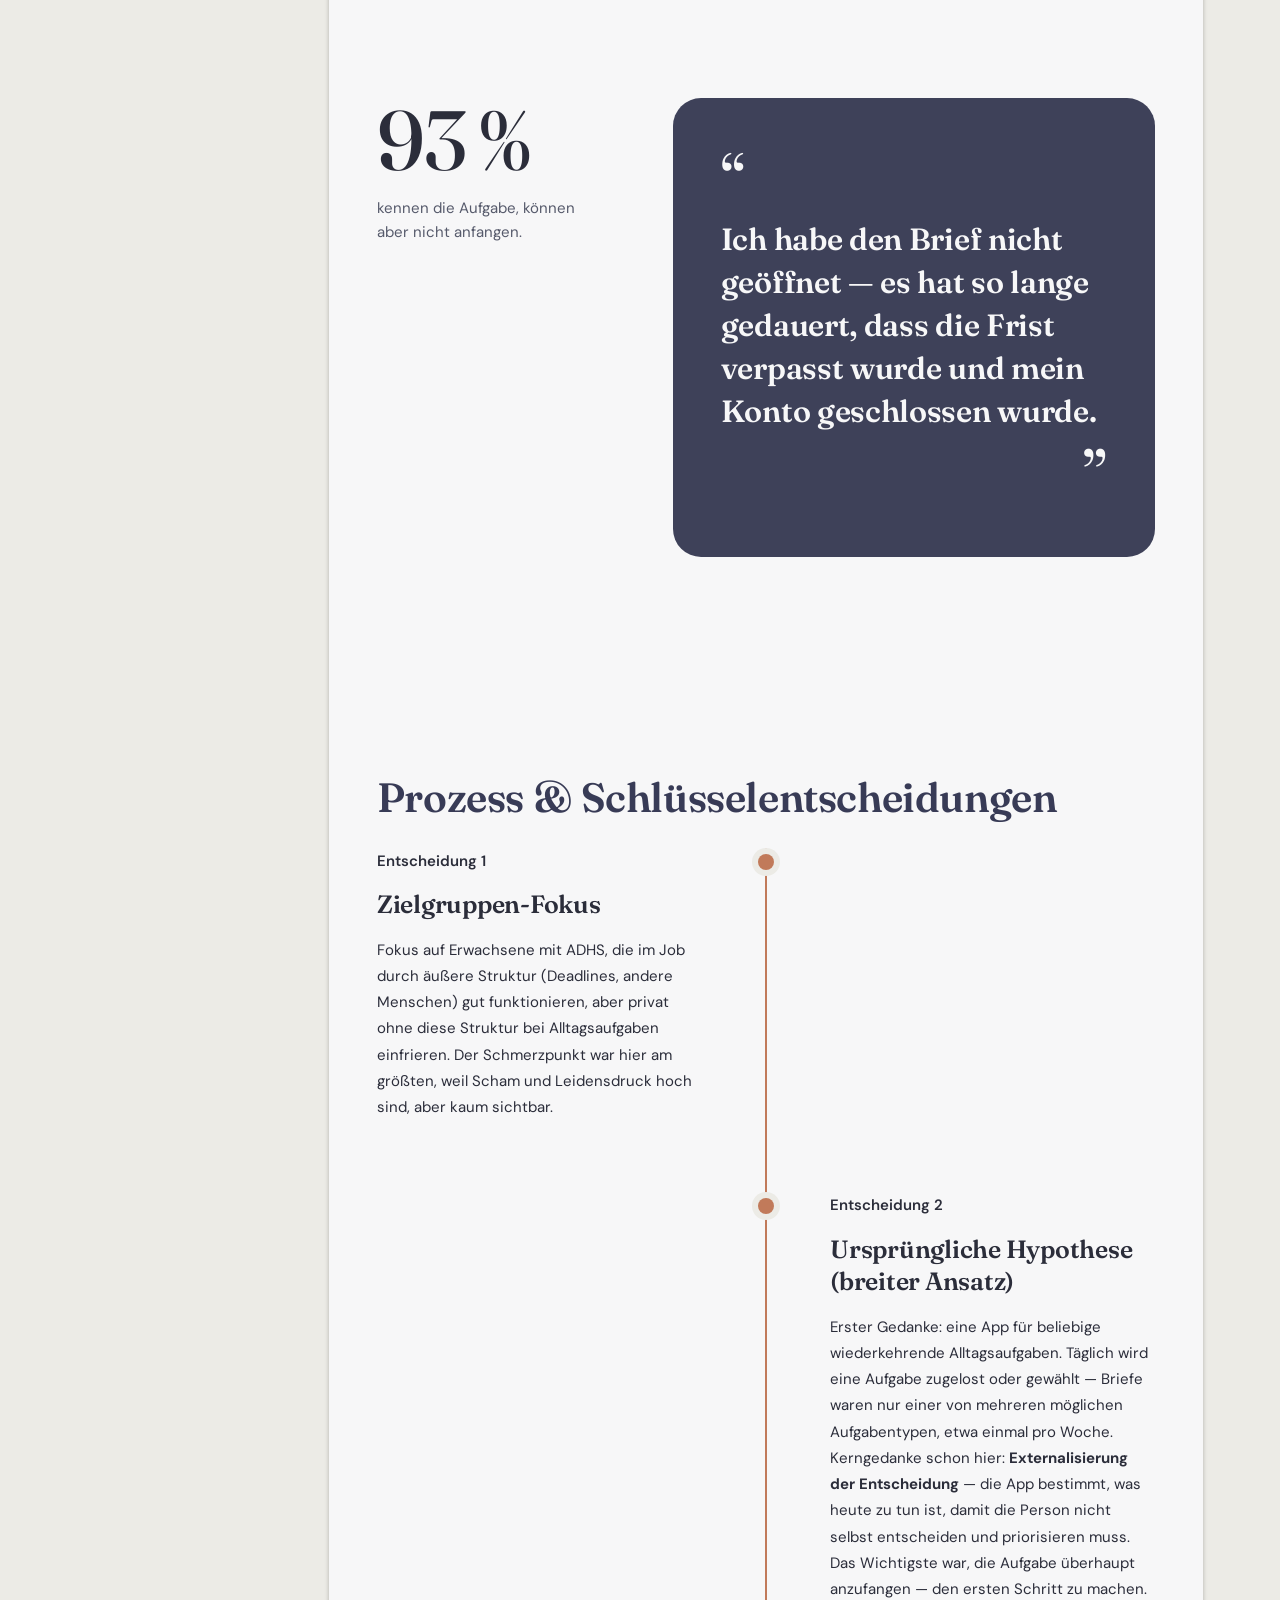
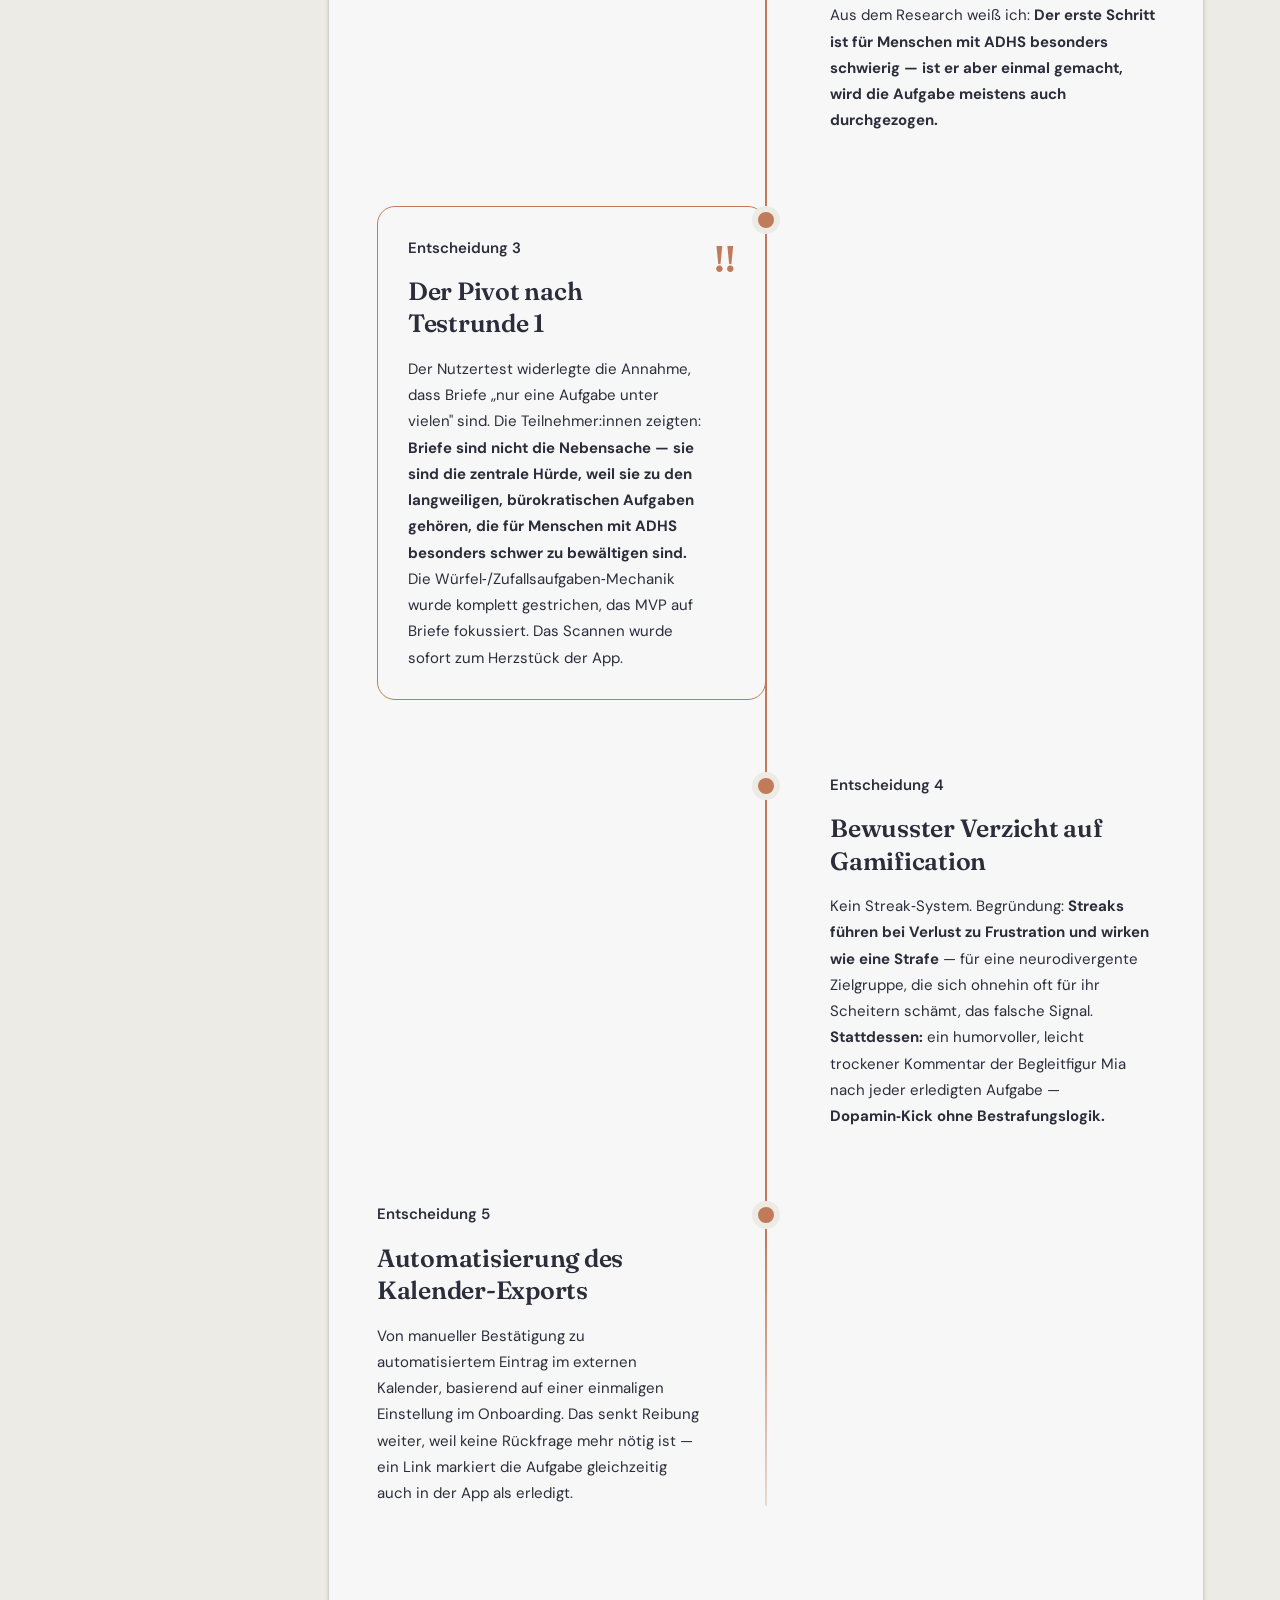
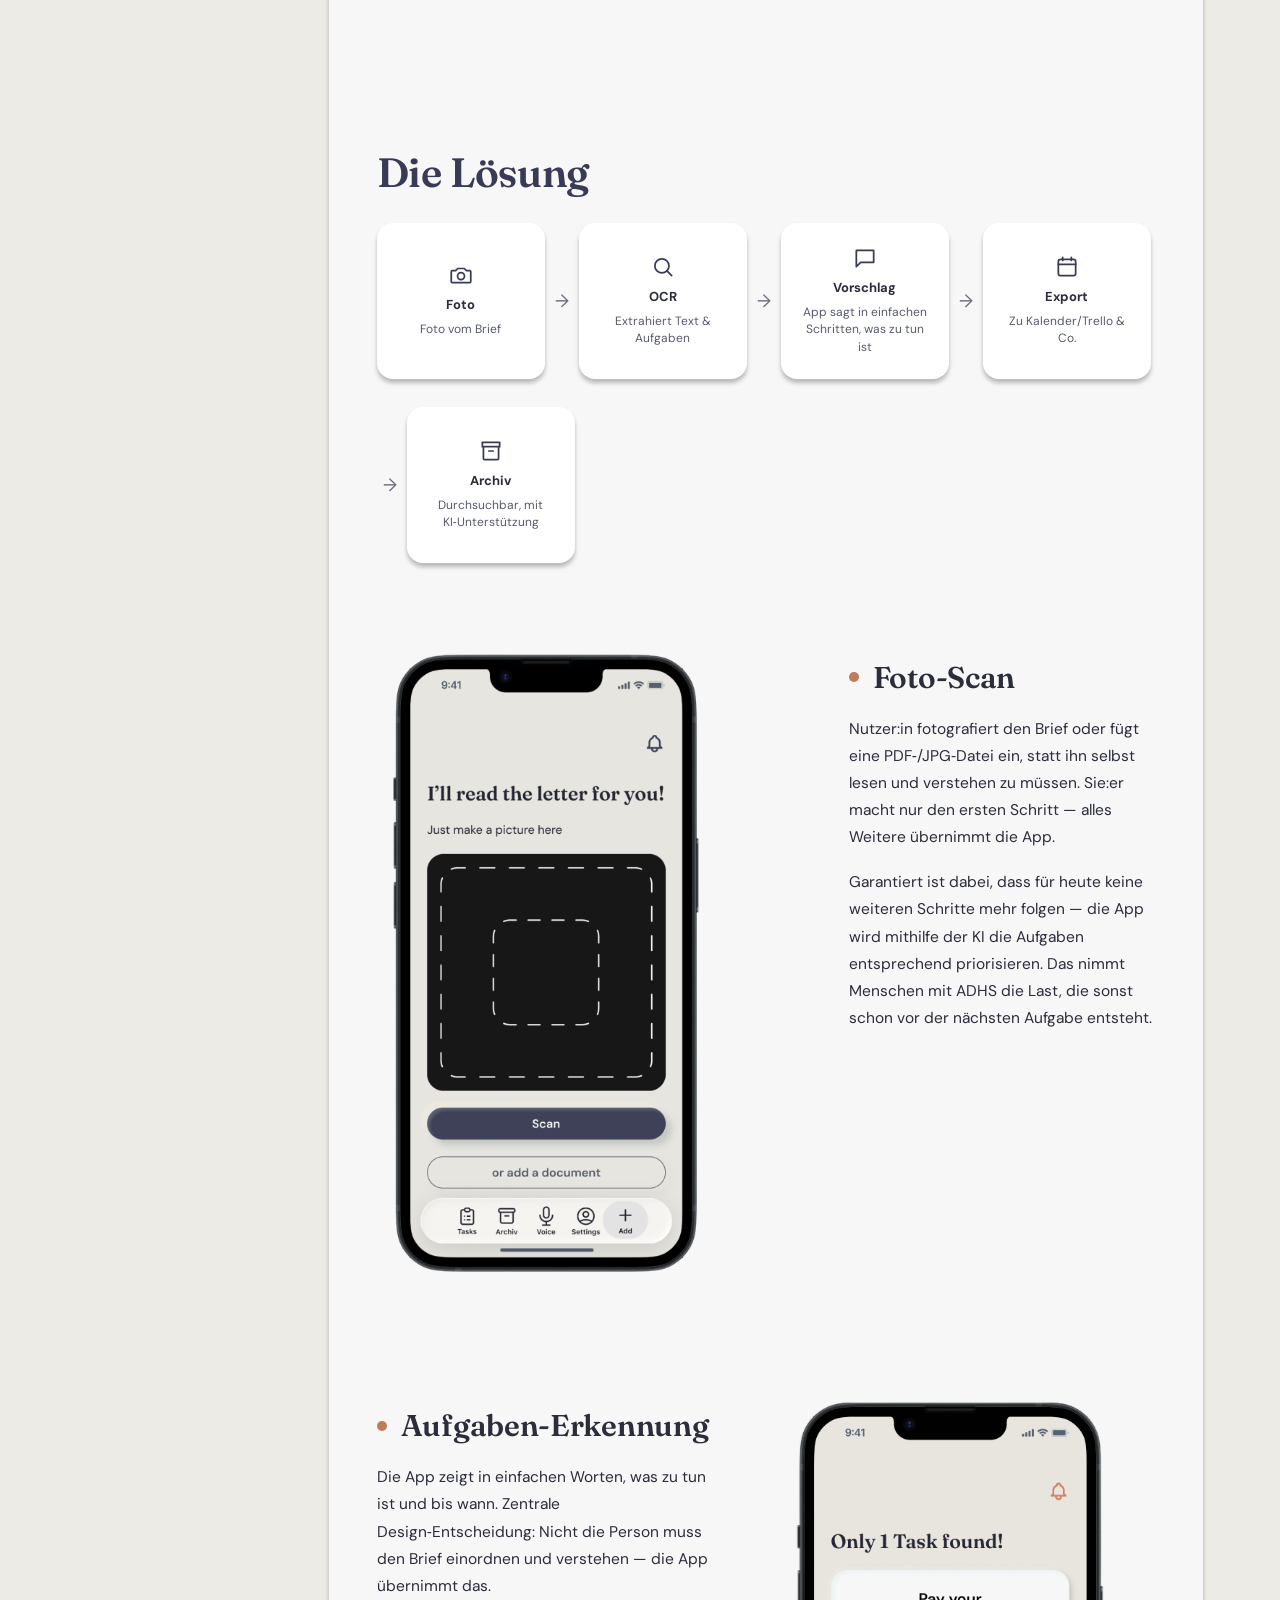
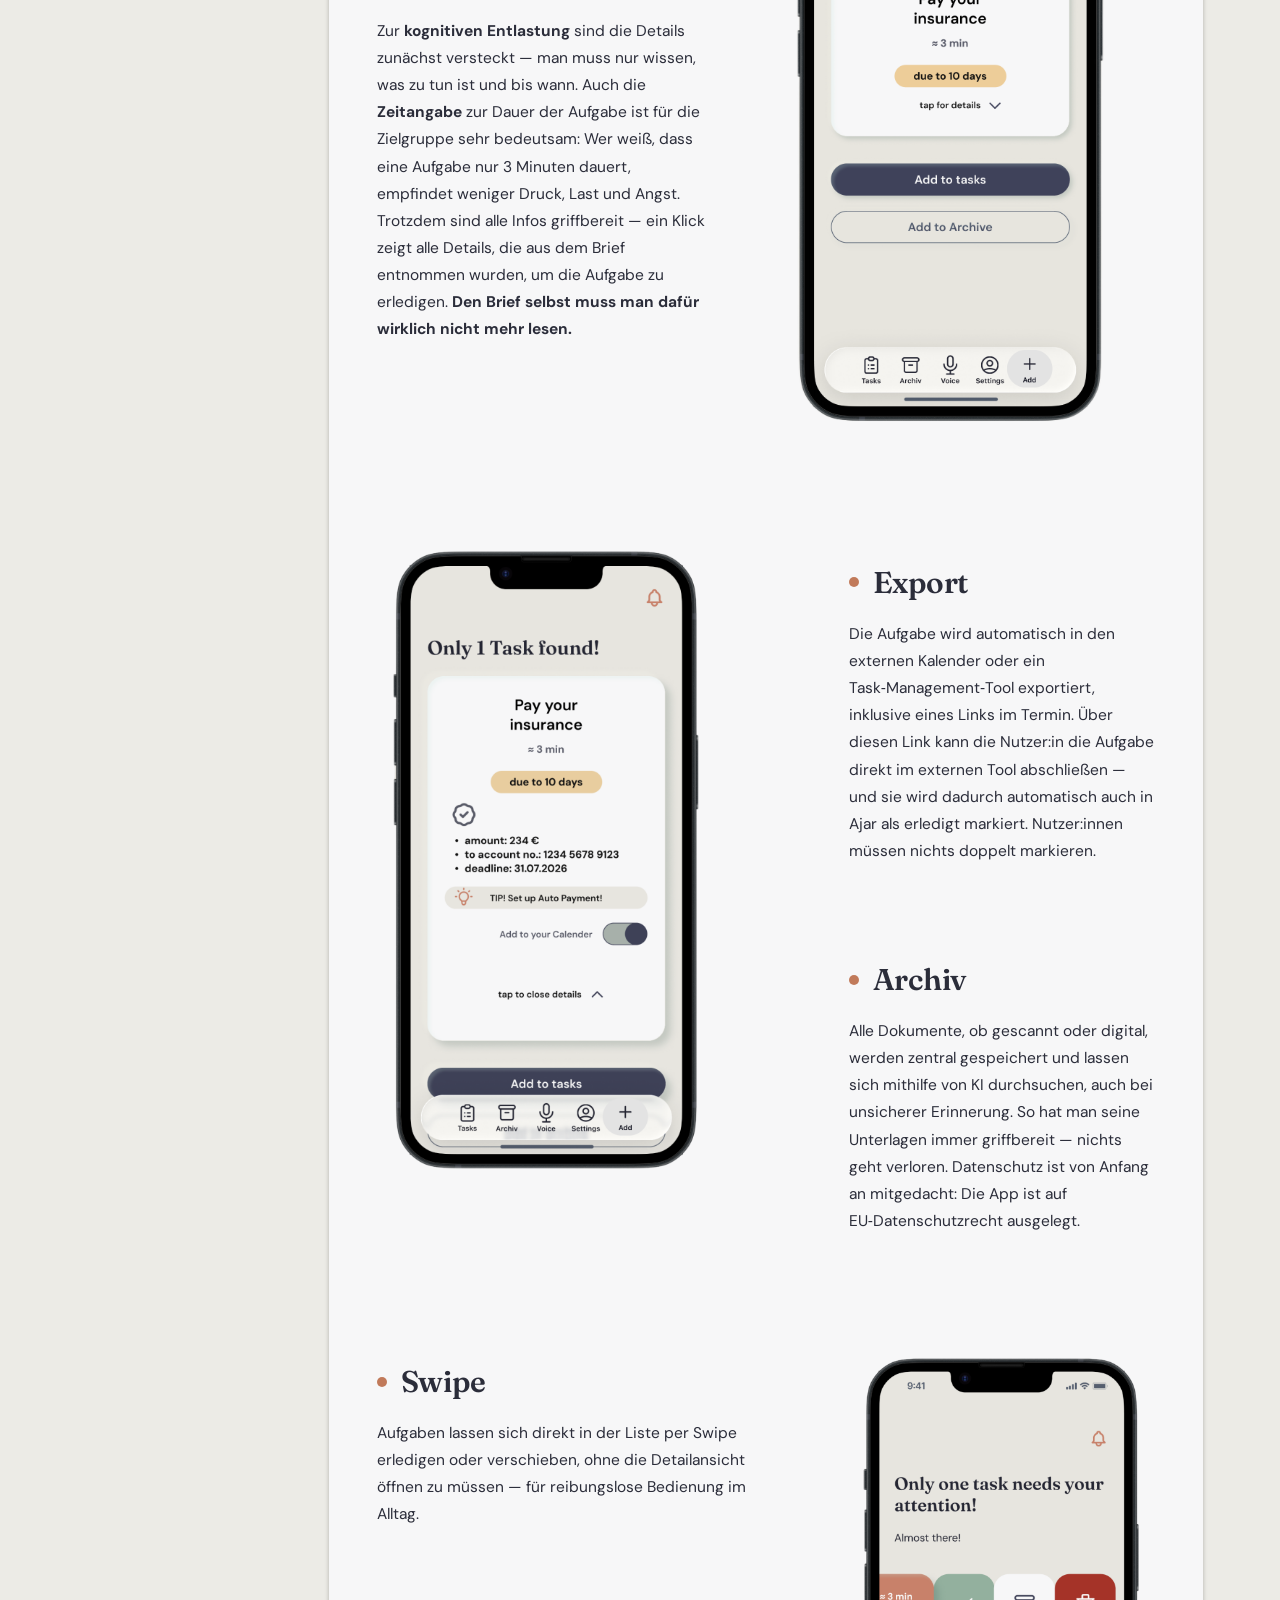
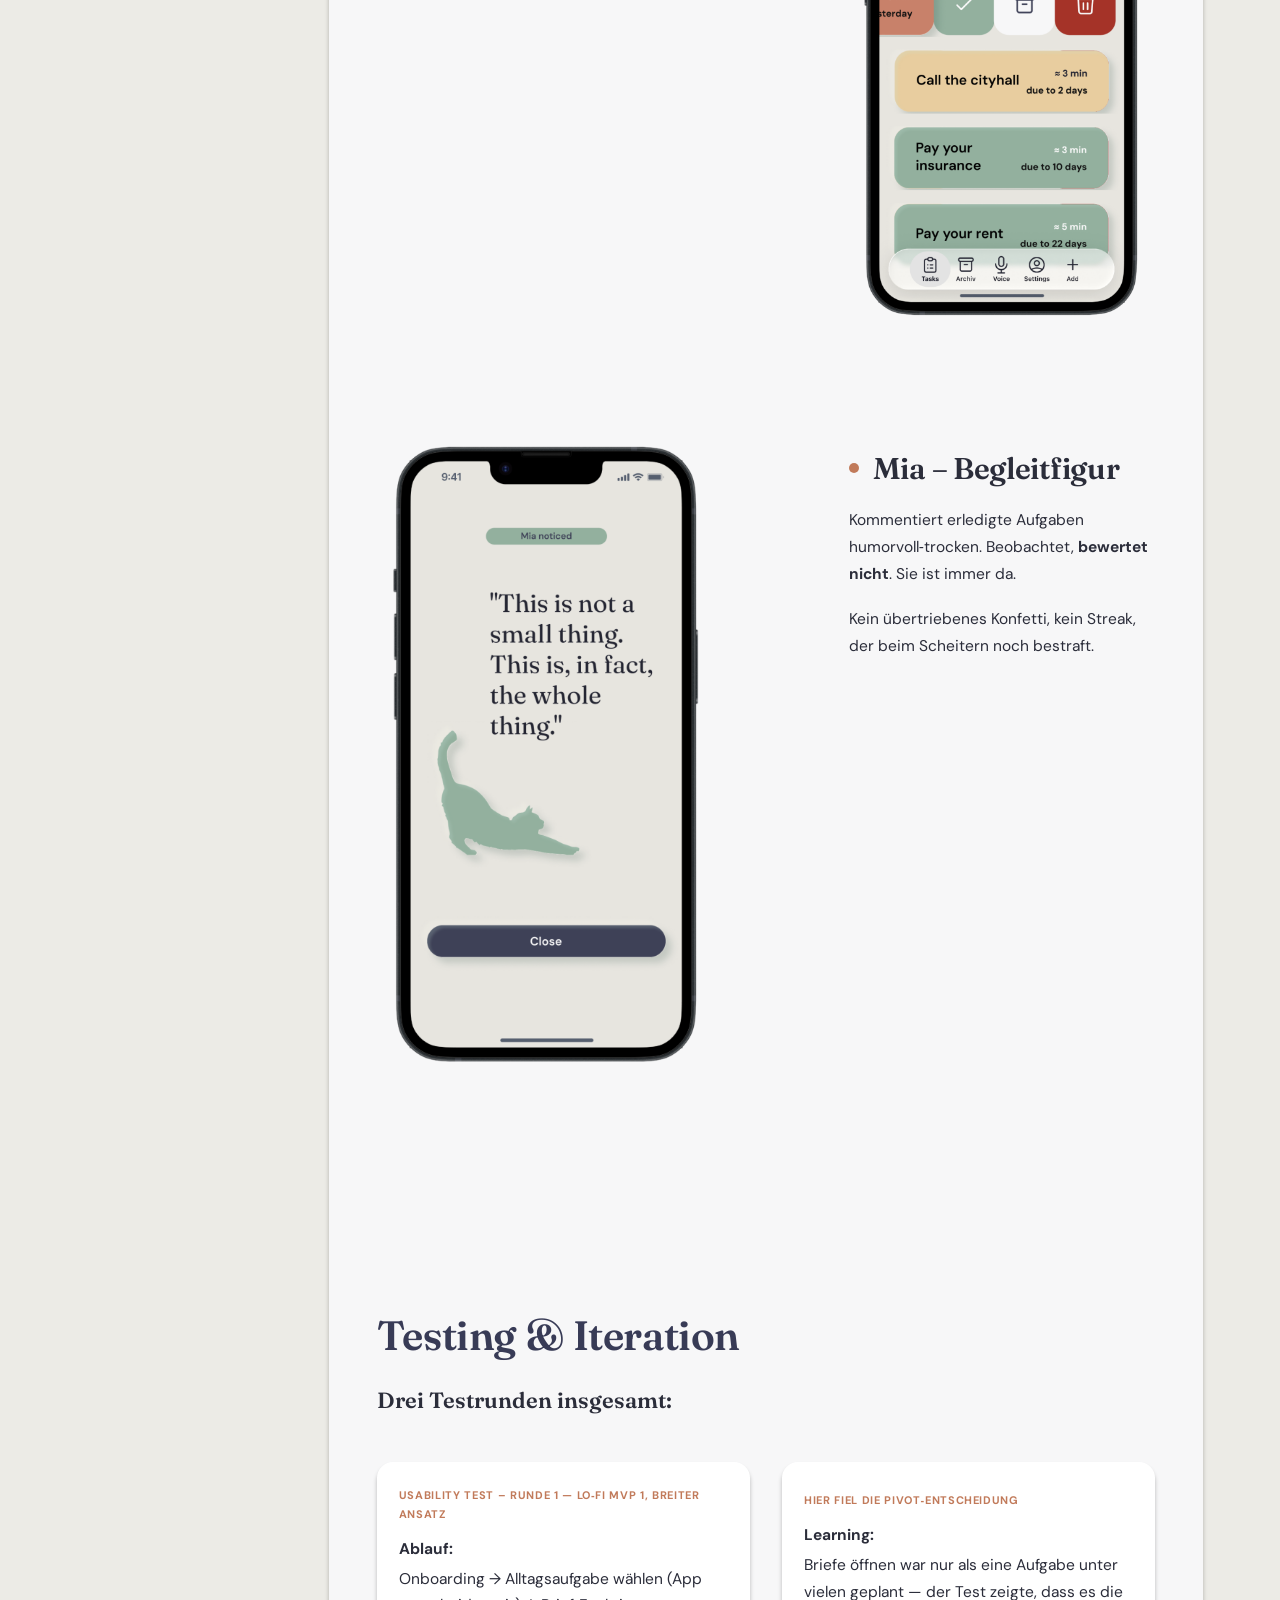
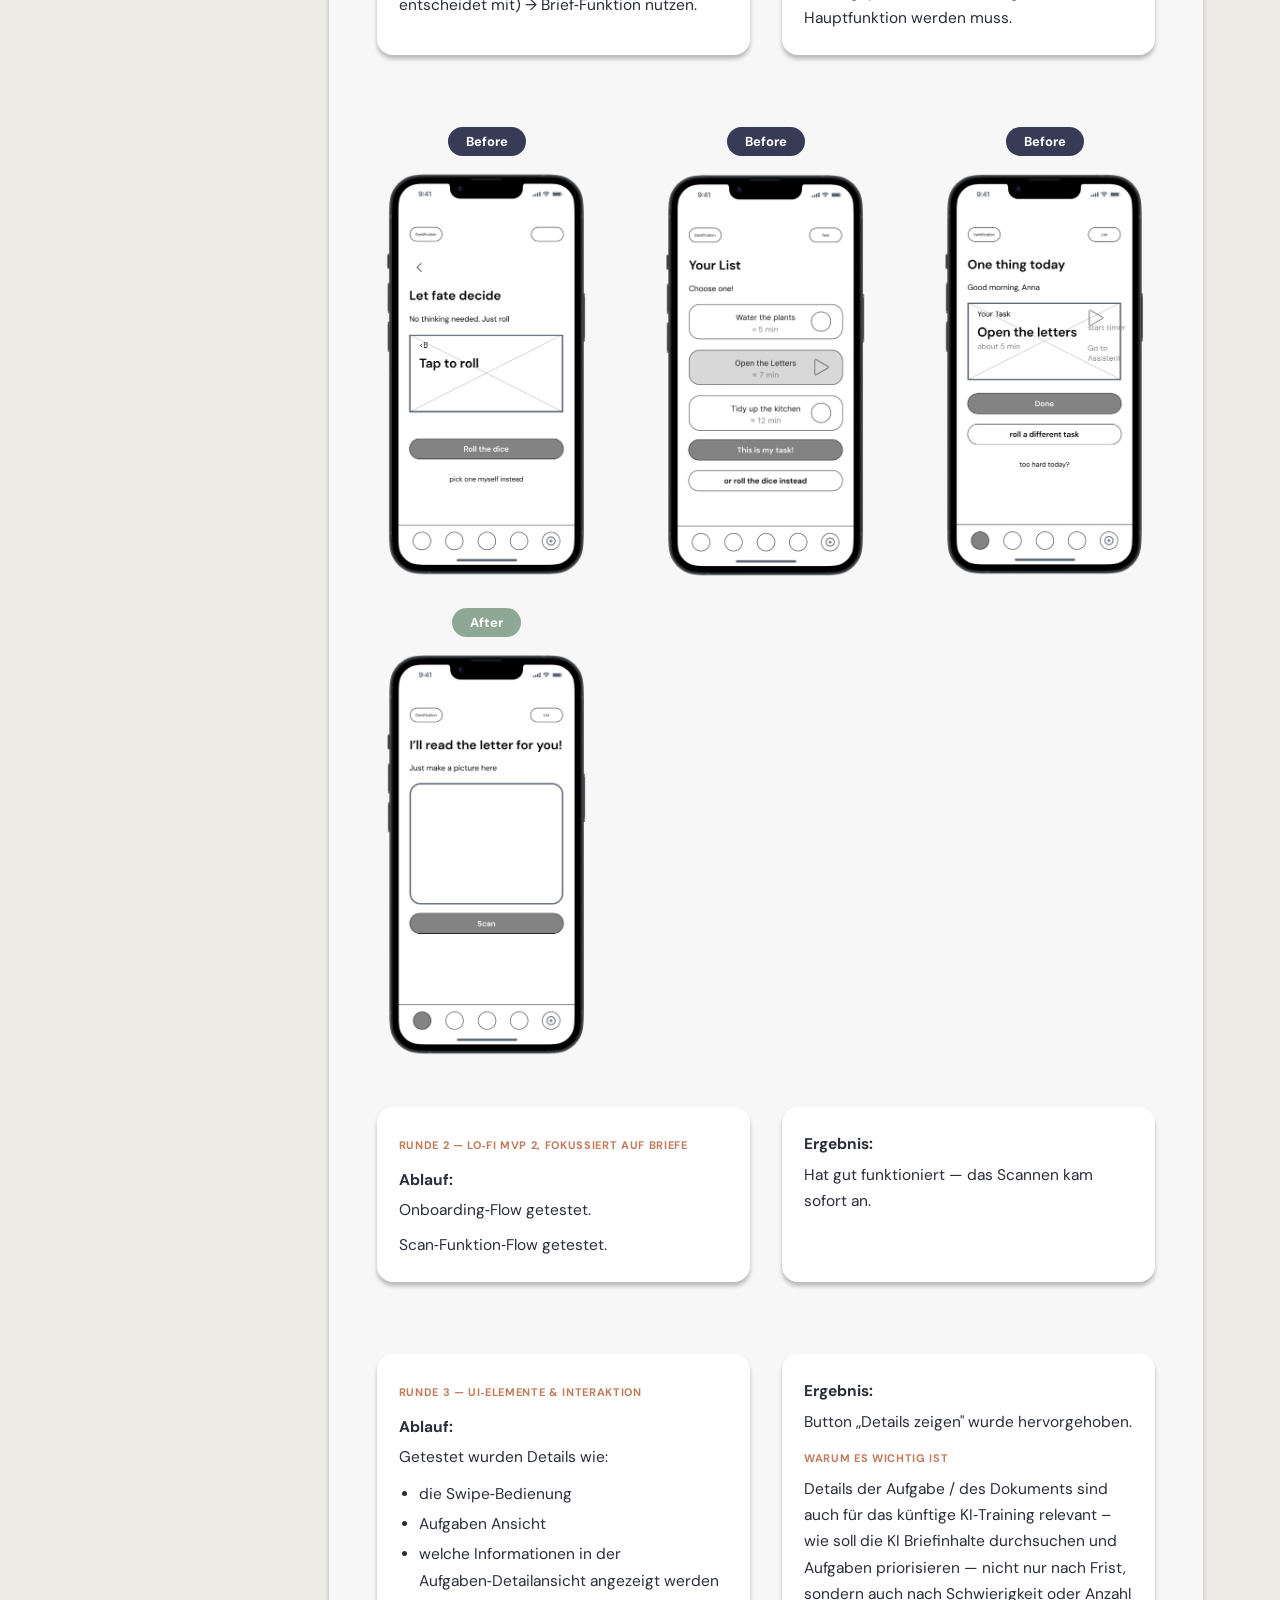
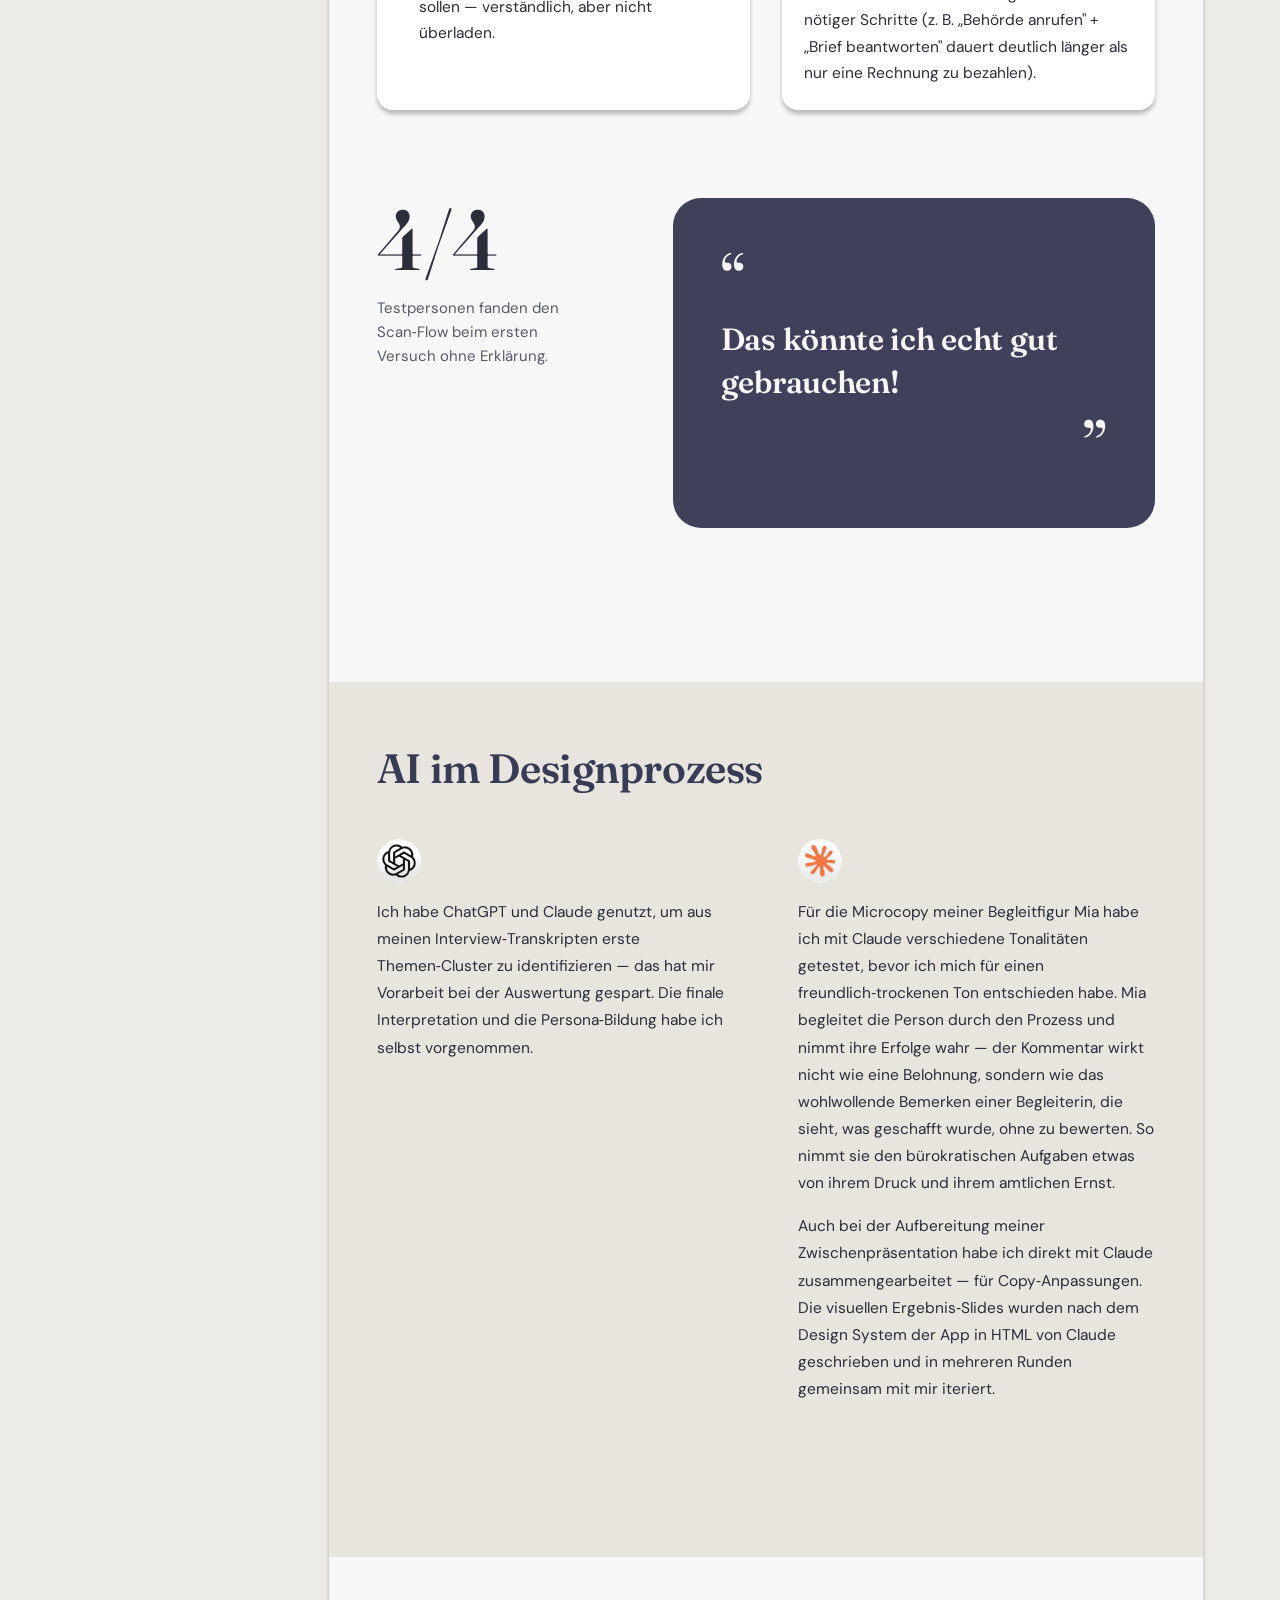
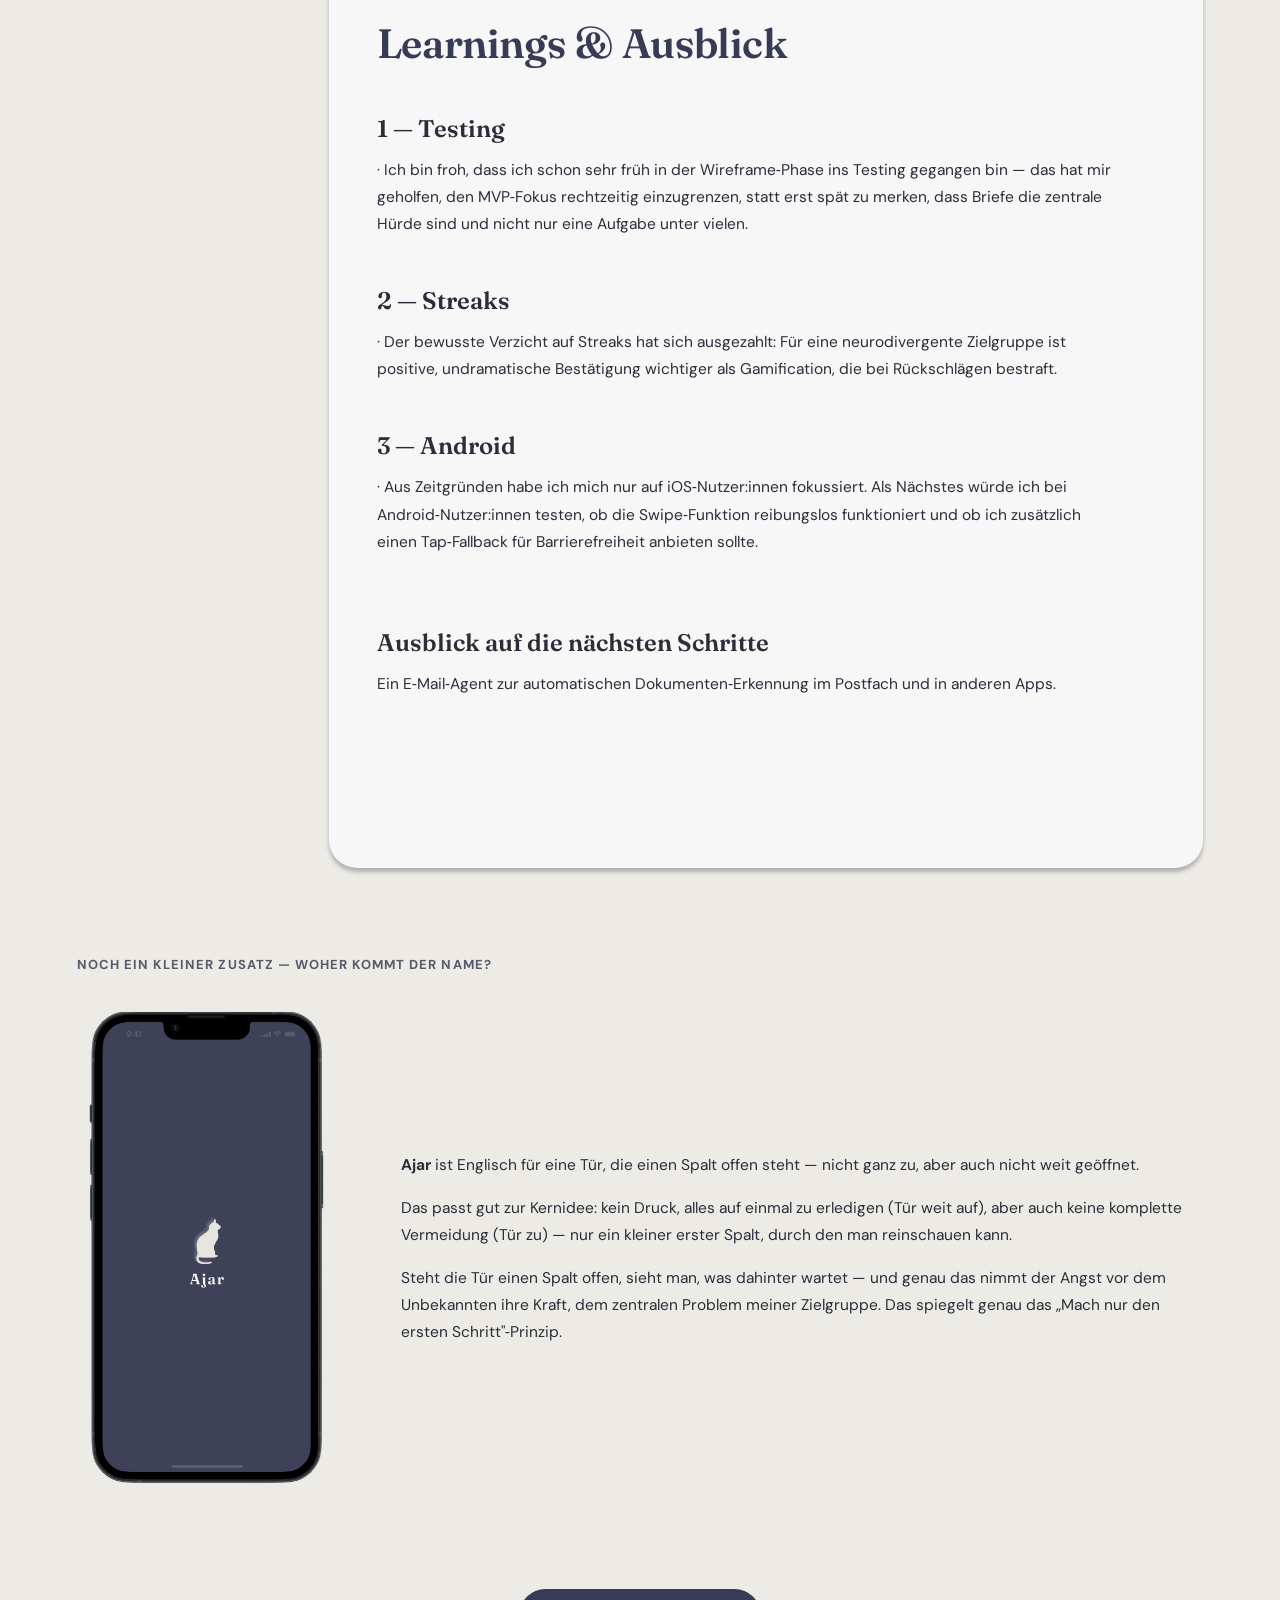
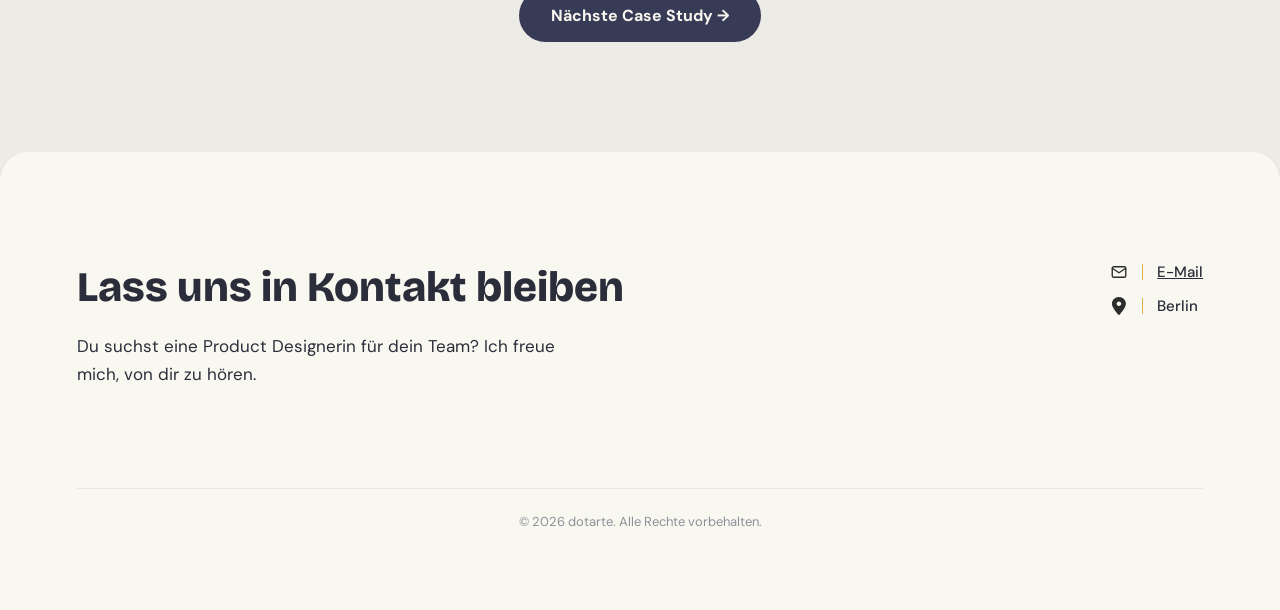
<file: projects/ajar/ajar.html>
<!DOCTYPE html>
<html lang="de">
<head>
<meta charset="UTF-8">
<meta name="robots" content="noindex, nofollow">
<meta name="viewport" content="width=device-width, initial-scale=1.0">
<title>Ajar — Product Design Case</title>
<link rel="preconnect" href="https://fonts.googleapis.com">
<link rel="preconnect" href="https://fonts.gstatic.com" crossorigin>
<link href="https://fonts.googleapis.com/css2?family=Fraunces:ital,opsz,wght@0,9..144,400;0,9..144,500;0,9..144,600;1,9..144,500&family=DM+Sans:wght@400;500;600;700&family=Bricolage+Grotesque:opsz,wght@12..96,400..800&display=swap" rel="stylesheet">
<link rel="alternate" hreflang="en" href="../../en/projects/ajar/ajar.html">
<link rel="stylesheet" href="ajar.css">
</head>
<body>

<nav class="pill-nav" id="mainNav">
  <a href="../../index.html" class="logo-dot" aria-label="Zur Startseite"></a>
</nav>

<nav class="pill-nav lang-nav" id="langNav">
  <ul class="lang-switch">
    <li><a href="ajar.html" lang="de" hreflang="de" aria-label="Deutsch" aria-current="true">DE</a></li>
    <li aria-hidden="true">|</li>
    <li><a href="../../en/projects/ajar/ajar.html" lang="en" hreflang="en" aria-label="English">EN</a></li>
  </ul>
</nav>

<button class="scroll-top-float" id="scrollTopFloat" onclick="document.getElementById('top').scrollIntoView({behavior:'smooth'})" aria-label="Nach oben scrollen">
  <svg viewBox="0 0 24 24" fill="none"><path d="M5 15l7-7 7 7" stroke="currentColor" stroke-width="2" stroke-linecap="round" stroke-linejoin="round"/></svg>
</button>

<section class="hero-section" id="top">
  <div class="hero-inner">
  <div class="hero-media">
    <img class="hero-banner" src="images/hero-banner.png" alt="Drei App-Screens von Ajar nebeneinander: Splash-Screen mit Katzen-Silhouette, Foto-Scan-Aufforderung und ein Beispiel-Zitat mit Close-Button">
  </div>


  <div class="hero-grid">
    <div class="hero-copy">
      <p class="hero-kicker">End-to-End Product Design · 8. April – 28. Juli 2026</p>
      <h1 class="hero-title">Briefe öffnen, bevor die Frist abläuft</h1>
      <p class="hero-subtitle">Eine sanfte Begleiter-App für Erwachsene mit ADHS, damit bürokratische Aufgaben erledigt werden, bevor daraus die „ADHS-Steuer“ wird.</p>
    </div>

    <div class="meta-columns">
      <div class="meta-block">
        <h3>Tools</h3>
        <ul>
          <li>Figma</li>
          <li>Miro</li>
          <li>Claude (Cowork)</li>
          <li>WhisperNotes</li>
        </ul>
      </div>
      <div class="meta-block">
        <h3>Research</h3>
        <ul>
          <li>5 Interviews</li>
          <li>20 Umfragen</li>
          <li>3 Iterationsrunden</li>
        </ul>
      </div>
    </div>
  </div>
  </div>
</section>

<div class="case-section">
<div class="case-layout">
  <aside class="toc">
    <details class="toc-details" open>
      <summary class="toc-toggle">
        Inhaltsverzeichnis
        <svg class="toc-toggle-icon" viewBox="0 0 24 24" fill="none"><path d="M6 9l6 6 6-6" stroke="currentColor" stroke-width="2" stroke-linecap="round" stroke-linejoin="round"/></svg>
      </summary>
      <ul class="toc-list">
        <li><a href="#problem" class="toc-link" data-target="problem">Das Problem</a></li>
        <li><a href="#process" class="toc-link" data-target="process">Prozess &amp; Schlüsselentscheidungen</a></li>
        <li><a href="#solution" class="toc-link" data-target="solution">Die Lösung</a></li>
        <li><a href="#testing" class="toc-link" data-target="testing">Testing &amp; Iteration</a></li>
        <li><a href="#ai-process" class="toc-link" data-target="ai-process">AI im Designprozess</a></li>
        <li><a href="#learnings" class="toc-link" data-target="learnings">Learnings &amp; Ausblick</a></li>
      </ul>
    </details>
  </aside>

  <div class="case-content">

<section class="problem" id="problem">
  <h2 class="section-eyebrow">Das Problem</h2>

  <div class="problem-copy">
    <p>93 % der Menschen mit ADHS, die ich befragt habe, wissen genau, was ansteht — und schaffen es trotzdem nicht, mit der Aufgabe anzufangen. Viele haben im Job durch feste Termine und andere Menschen Struktur, scheitern aber privat allein an Papierkram und wiederkehrenden bürokratischen Aufgaben.</p>

    <p>Ein Interview hat das Problem greifbar gemacht: Eine Person hatte einen Brief wochenlang nicht geöffnet, aus Angst vor dem, was darin stehen könnte — am Ende war die Frist verpasst und das Konto gesperrt.</p>

    <p>Betroffene nennen das die <strong>„ADHS‑Steuer"</strong>. Es ist aber <strong>keine Faulheit</strong>, sondern <strong>Handlungsparalyse</strong> durch Angst vor dem Unbekannten, verstärkt durch <strong>Zeitblindheit</strong>, bei der jede Aufgabe gleich dringend wirkt. Hinzu kommt ein medizinisch gut belegter Zusammenhang: Menschen mit ADHS haben häufig auch grundsätzliche <strong>Schwierigkeiten beim Lesen</strong>.</p>
  </div>

  <div class="problem-highlight">
    <div class="stat-block">
      <span class="stat-number">93 %</span>
      <p class="stat-caption">kennen die Aufgabe, können aber nicht anfangen.</p>
    </div>

    <div class="quote-block">
      <span class="quote-mark">&ldquo;</span>
      <blockquote>Ich habe den Brief nicht geöffnet — es hat so lange gedauert, dass die Frist verpasst wurde und mein Konto geschlossen wurde.</blockquote>
      <span class="quote-mark close">&rdquo;</span>
    </div>
  </div>
</section>

<section class="process" id="process">
  <h2 class="section-eyebrow">Prozess &amp; Schlüsselentscheidungen</h2>

  <div class="timeline">
    <div class="timeline-row left">
      <span class="timeline-dot"></span>
      <div class="timeline-item">
        <p class="step-label">Entscheidung 1</p>
        <h3>Zielgruppen‑Fokus</h3>
        <p>Fokus auf Erwachsene mit ADHS, die im Job durch äußere Struktur (Deadlines, andere Menschen) gut funktionieren, aber privat ohne diese Struktur bei Alltagsaufgaben einfrieren. Der Schmerzpunkt war hier am größten, weil Scham und Leidensdruck hoch sind, aber kaum sichtbar.</p>
      </div>
    </div>

    <div class="timeline-row right">
      <span class="timeline-dot"></span>
      <div class="timeline-item">
        <p class="step-label">Entscheidung 2</p>
        <h3>Ursprüngliche Hypothese (breiter Ansatz)</h3>
        <p>Erster Gedanke: eine App für beliebige wiederkehrende Alltagsaufgaben. Täglich wird eine Aufgabe zugelost oder gewählt — Briefe waren nur einer von mehreren möglichen Aufgabentypen, etwa einmal pro Woche. Kerngedanke schon hier: <strong>Externalisierung der Entscheidung</strong> — die App bestimmt, was heute zu tun ist, damit die Person nicht selbst entscheiden und priorisieren muss. Das Wichtigste war, die Aufgabe überhaupt anzufangen — den ersten Schritt zu machen. Aus dem Research weiß ich: <strong>Der erste Schritt ist für Menschen mit ADHS besonders schwierig — ist er aber einmal gemacht, wird die Aufgabe meistens auch durchgezogen.</strong></p>
      </div>
    </div>

    <div class="timeline-row left">
      <span class="timeline-dot"></span>
      <div class="timeline-item highlight">
        <span class="highlight-icon">‼</span>
        <p class="step-label">Entscheidung 3</p>
        <h3>Der Pivot nach Testrunde 1</h3>
        <p>Der Nutzertest widerlegte die Annahme, dass Briefe „nur eine Aufgabe unter vielen" sind. Die Teilnehmer:innen zeigten: <strong>Briefe sind nicht die Nebensache — sie sind die zentrale Hürde, weil sie zu den langweiligen, bürokratischen Aufgaben gehören, die für Menschen mit ADHS besonders schwer zu bewältigen sind.</strong> Die Würfel‑/Zufallsaufgaben‑Mechanik wurde komplett gestrichen, das MVP auf Briefe fokussiert. Das Scannen wurde sofort zum Herzstück der App.</p>
      </div>
    </div>

    <div class="timeline-row right">
      <span class="timeline-dot"></span>
      <div class="timeline-item">
        <p class="step-label">Entscheidung 4</p>
        <h3>Bewusster Verzicht auf Gamification</h3>
        <p>Kein Streak‑System. Begründung: <strong>Streaks führen bei Verlust zu Frustration und wirken wie eine Strafe</strong> — für eine neurodivergente Zielgruppe, die sich ohnehin oft für ihr Scheitern schämt, das falsche Signal. <strong>Stattdessen:</strong> ein humorvoller, leicht trockener Kommentar der Begleitfigur Mia nach jeder erledigten Aufgabe — <strong>Dopamin‑Kick ohne Bestrafungslogik.</strong></p>
      </div>
    </div>

    <div class="timeline-row left">
      <span class="timeline-dot"></span>
      <div class="timeline-item">
        <p class="step-label">Entscheidung 5</p>
        <h3>Automatisierung des Kalender‑Exports</h3>
        <p>Von manueller Bestätigung zu automatisiertem Eintrag im externen Kalender, basierend auf einer einmaligen Einstellung im Onboarding. Das senkt Reibung weiter, weil keine Rückfrage mehr nötig ist — ein Link markiert die Aufgabe gleichzeitig auch in der App als erledigt.</p>
      </div>
    </div>
  </div>
</section>



<section class="solution" id="solution">
  <h2 class="section-eyebrow">Die Lösung</h2>

  <div class="flow-steps">
    <div class="flow-step">
      <span class="flow-step-icon">
        <svg viewBox="0 0 24 24" fill="none"><path d="M4 8h3l2-2h6l2 2h3a1 1 0 011 1v9a1 1 0 01-1 1H4a1 1 0 01-1-1V9a1 1 0 011-1z" stroke="currentColor" stroke-width="1.6" stroke-linecap="round" stroke-linejoin="round"/><circle cx="12" cy="13" r="3.2" stroke="currentColor" stroke-width="1.6"/></svg>
      </span>
      <span class="flow-step-label">Foto</span>
      <span class="flow-step-desc">Foto vom Brief</span>
    </div>

    <span class="flow-arrow">→</span>

    <div class="flow-step">
      <span class="flow-step-icon">
        <svg viewBox="0 0 24 24" fill="none"><circle cx="11" cy="11" r="6.5" stroke="currentColor" stroke-width="1.6"/><path d="M20 20l-4.35-4.35" stroke="currentColor" stroke-width="1.6" stroke-linecap="round"/></svg>
      </span>
      <span class="flow-step-label">OCR</span>
      <span class="flow-step-desc">Extrahiert Text &amp; Aufgaben</span>
    </div>

    <span class="flow-arrow">→</span>

    <div class="flow-step">
      <span class="flow-step-icon">
        <svg viewBox="0 0 24 24" fill="none"><path d="M4 5h16v11H8l-4 4V5z" stroke="currentColor" stroke-width="1.6" stroke-linejoin="round"/></svg>
      </span>
      <span class="flow-step-label">Vorschlag</span>
      <span class="flow-step-desc">App sagt in einfachen Schritten, was zu tun ist</span>
    </div>

    <span class="flow-arrow">→</span>

    <div class="flow-step">
      <span class="flow-step-icon">
        <svg viewBox="0 0 24 24" fill="none"><rect x="4" y="5" width="16" height="15" rx="2" stroke="currentColor" stroke-width="1.6"/><path d="M4 9.5h16M8 3v3M16 3v3" stroke="currentColor" stroke-width="1.6" stroke-linecap="round"/></svg>
      </span>
      <span class="flow-step-label">Export</span>
      <span class="flow-step-desc">Zu Kalender/Trello &amp; Co.</span>
    </div>

    <span class="flow-arrow">→</span>

    <div class="flow-step">
      <span class="flow-step-icon">
        <svg viewBox="0 0 24 24" fill="none"><path d="M4 4h16v4H4z" stroke="currentColor" stroke-width="1.6" stroke-linejoin="round"/><path d="M5 8v11a1 1 0 001 1h12a1 1 0 001-1V8" stroke="currentColor" stroke-width="1.6"/><path d="M10 12h4" stroke="currentColor" stroke-width="1.6" stroke-linecap="round"/></svg>
      </span>
      <span class="flow-step-label">Archiv</span>
      <span class="flow-step-desc">Durchsuchbar, mit KI‑Unterstützung</span>
    </div>
  </div>

  <div class="feature-row">
    <div class="feature-phone">
      <img src="images/phone1-scan.png" alt="App-Screen: Foto-Scan Aufforderung mit Scan-Button">
    </div>
    <div class="feature-text">
      <h3>Foto‑Scan</h3>
      <p>Nutzer:in fotografiert den Brief oder fügt eine PDF‑/JPG‑Datei ein, statt ihn selbst lesen und verstehen zu müssen. Sie:er macht nur den ersten Schritt — alles Weitere übernimmt die App.</p>
      <p>Garantiert ist dabei, dass für heute keine weiteren Schritte mehr folgen — die App wird mithilfe der KI die Aufgaben entsprechend priorisieren. Das nimmt Menschen mit ADHS die Last, die sonst schon vor der nächsten Aufgabe entsteht.</p>
    </div>
  </div>

  <div class="feature-row reverse">
    <div class="feature-text">
      <h3>Aufgaben‑Erkennung</h3>
      <p>Die App zeigt in einfachen Worten, was zu tun ist und bis wann. Zentrale Design‑Entscheidung: Nicht die Person muss den Brief einordnen und verstehen — die App übernimmt das.</p>
      <p>Zur <strong>kognitiven Entlastung</strong> sind die Details zunächst versteckt — man muss nur wissen, was zu tun ist und bis wann. Auch die <strong>Zeitangabe</strong> zur Dauer der Aufgabe ist für die Zielgruppe sehr bedeutsam: Wer weiß, dass eine Aufgabe nur 3 Minuten dauert, empfindet weniger Druck, Last und Angst. Trotzdem sind alle Infos griffbereit — ein Klick zeigt alle Details, die aus dem Brief entnommen wurden, um die Aufgabe zu erledigen. <strong>Den Brief selbst muss man dafür wirklich nicht mehr lesen.</strong></p>
    </div>
    <div class="feature-phone">
      <img src="images/phone2-task.png" alt="App-Screen: erkannte Aufgabe „Pay your insurance" mit Frist und Aktionen">
    </div>
  </div>

  <div class="feature-stack-row">
    <div class="feature-phone">
      <img src="images/phone3-detail.png" alt="App-Screen: aufgeklappte Aufgaben-Details mit Betrag, Kontonummer, Frist und Kalender-Toggle">
    </div>
    <div class="feature-stack">
      <div class="feature-text">
        <h3>Export</h3>
        <p>Die Aufgabe wird automatisch in den externen Kalender oder ein Task‑Management‑Tool exportiert, inklusive eines Links im Termin. Über diesen Link kann die Nutzer:in die Aufgabe direkt im externen Tool abschließen — und sie wird dadurch automatisch auch in Ajar als erledigt markiert. Nutzer:innen müssen nichts doppelt markieren.</p>
      </div>
      <div class="feature-text">
        <h3>Archiv</h3>
        <p>Alle Dokumente, ob gescannt oder digital, werden zentral gespeichert und lassen sich mithilfe von KI durchsuchen, auch bei unsicherer Erinnerung. So hat man seine Unterlagen immer griffbereit — nichts geht verloren. Datenschutz ist von Anfang an mitgedacht: Die App ist auf EU‑Datenschutzrecht ausgelegt.</p>
      </div>
    </div>
  </div>

  <div class="feature-swipe-row">
    <div class="feature-text">
      <h3>Swipe</h3>
      <p>Aufgaben lassen sich direkt in der Liste per Swipe erledigen oder verschieben, ohne die Detailansicht öffnen zu müssen — für reibungslose Bedienung im Alltag.</p>
    </div>
    <div class="feature-phone">
      <img src="images/phone4-swipe.png" alt="App-Screen: Aufgabenliste mit Swipe-Aktionen (erledigen, archivieren, löschen)">
    </div>
  </div>

  <div class="feature-row">
    <div class="feature-phone">
      <img src="images/mia-noticed.png" alt="App-Screen: Mia-noticed-Hinweis mit streckender Katzen-Illustration und Close-Button">
    </div>
    <div class="feature-text">
      <h3>Mia – Begleitfigur</h3>
      <p>Kommentiert erledigte Aufgaben humorvoll‑trocken. Beobachtet, <strong>bewertet nicht</strong>. Sie ist immer da.</p>
      <p>Kein übertriebenes Konfetti, kein Streak, der beim Scheitern noch bestraft.</p>
    </div>
  </div>
</section>

<section class="testing" id="testing">
  <h2 class="section-eyebrow">Testing &amp; Iteration</h2>

  <p class="testing-intro">Drei Testrunden insgesamt:</p>

  <div class="testing-round">
    <div class="testing-cards">
      <div class="testing-card">
        <span class="testing-card-label">Usability Test – Runde 1 — Lo‑Fi MVP 1, breiter Ansatz</span>
        <strong>Ablauf:</strong>
        <p>Onboarding → Alltagsaufgabe wählen (App entscheidet mit) → Brief‑Funktion nutzen.</p>
      </div>

      <div class="testing-card">
        <span class="testing-card-label">Hier fiel die Pivot‑Entscheidung</span>
        <strong>Learning:</strong>
        <p>Briefe öffnen war nur als eine Aufgabe unter vielen geplant — der Test zeigte, dass es die Hauptfunktion werden muss.</p>
      </div>
    </div>

    <div class="testing-compare testing-compare-4">
      <div class="testing-phone">
        <span class="testing-badge before">Before</span>
        <img src="images/testing-round2-before.png" alt="Lo-Fi Wireframe: „Let fate decide“ – Würfel-Mechanik zur Zufallsauswahl einer Aufgabe">
      </div>
      <div class="testing-phone">
        <span class="testing-badge before">Before</span>
        <img src="images/testing-round1-before.png" alt="Lo-Fi Wireframe: Aufgabenliste mit mehreren wählbaren Alltagsaufgaben">
      </div>
      <div class="testing-phone">
        <span class="testing-badge before">Before</span>
        <img src="images/testing-round1-after.png" alt="Lo-Fi Wireframe: Einzelne fokussierte Aufgabe „Open the letters“ mit Done-Button">
      </div>
      <div class="testing-phone">
        <span class="testing-badge after">After</span>
        <img src="images/testing-round2-after.png" alt="Lo-Fi Wireframe: „I'll read the letter for you!“ – fokussierter Scan-Bildschirm">
      </div>
    </div>
  </div>

  <div class="testing-round">
    <div class="testing-cards">
      <div class="testing-card">
        <span class="testing-card-label">Runde 2 — Lo‑Fi MVP 2, fokussiert auf Briefe</span>
        <strong>Ablauf:</strong>
        <p>Onboarding‑Flow getestet.</p>
        <p>Scan‑Funktion‑Flow getestet.</p>
      </div>

      <div class="testing-card">
        <strong>Ergebnis:</strong>
        <p>Hat gut funktioniert — das Scannen kam sofort an.</p>
      </div>
    </div>
  </div>

  <div class="testing-round">
    <div class="testing-cards">
      <div class="testing-card">
        <span class="testing-card-label">Runde 3 — UI‑Elemente &amp; Interaktion</span>
        <strong>Ablauf:</strong>
        <p>Getestet wurden Details wie:</p>
        <ul>
          <li>die Swipe‑Bedienung</li>
          <li>Aufgaben Ansicht</li>
          <li>welche Informationen in der Aufgaben‑Detailansicht angezeigt werden sollen — verständlich, aber nicht überladen.</li>
        </ul>
      </div>

      <div class="testing-card">
        <strong>Ergebnis:</strong>
        <p>Button „Details zeigen" wurde hervorgehoben.</p>
        <span class="testing-card-sublabel">Warum es wichtig ist</span>
        <p>Details der Aufgabe / des Dokuments sind auch für das künftige KI‑Training relevant – wie soll die KI Briefinhalte durchsuchen und Aufgaben priorisieren — nicht nur nach Frist, sondern auch nach Schwierigkeit oder Anzahl nötiger Schritte (z. B. „Behörde anrufen" + „Brief beantworten" dauert deutlich länger als nur eine Rechnung zu bezahlen).</p>
      </div>
    </div>
  </div>

  <div class="testing-highlight">
    <div class="stat-block">
      <span class="stat-number">4/4</span>
      <p class="stat-caption">Testpersonen fanden den Scan‑Flow beim ersten Versuch ohne Erklärung.</p>
    </div>

    <div class="quote-block">
      <span class="quote-mark">&ldquo;</span>
      <blockquote>Das könnte ich echt gut gebrauchen!</blockquote>
      <span class="quote-mark close">&rdquo;</span>
    </div>
  </div>
</section>

<section class="ai-process" id="ai-process">
  <h2 class="section-eyebrow">AI im Designprozess</h2>

  <div class="ai-columns">
    <div class="ai-col">
      <span class="ai-icon" aria-hidden="true">
        <img src="images/icon-openai.png" alt="">
      </span>
      <p>Ich habe ChatGPT und Claude genutzt, um aus meinen Interview‑Transkripten erste Themen‑Cluster zu identifizieren — das hat mir Vorarbeit bei der Auswertung gespart. Die finale Interpretation und die Persona‑Bildung habe ich selbst vorgenommen.</p>
    </div>

    <div class="ai-col">
      <span class="ai-icon" aria-hidden="true">
        <img src="images/icon-claude.png" alt="">
      </span>
      <p>Für die Microcopy meiner Begleitfigur Mia habe ich mit Claude verschiedene Tonalitäten getestet, bevor ich mich für einen freundlich‑trockenen Ton entschieden habe. Mia begleitet die Person durch den Prozess und nimmt ihre Erfolge wahr — der Kommentar wirkt nicht wie eine Belohnung, sondern wie das wohlwollende Bemerken einer Begleiterin, die sieht, was geschafft wurde, ohne zu bewerten. So nimmt sie den bürokratischen Aufgaben etwas von ihrem Druck und ihrem amtlichen Ernst.</p>
      <p>Auch bei der Aufbereitung meiner Zwischenpräsentation habe ich direkt mit Claude zusammengearbeitet — für Copy‑Anpassungen. Die visuellen Ergebnis‑Slides wurden nach dem Design System der App in HTML von Claude geschrieben und in mehreren Runden gemeinsam mit mir iteriert.</p>
    </div>
  </div>
</section>

<section class="learnings" id="learnings">
  <h2 class="section-eyebrow">Learnings &amp; Ausblick</h2>

  <div class="learning-item">
    <h3>1 — Testing</h3>
    <p>· Ich bin froh, dass ich schon sehr früh in der Wireframe‑Phase ins Testing gegangen bin — das hat mir geholfen, den MVP‑Fokus rechtzeitig einzugrenzen, statt erst spät zu merken, dass Briefe die zentrale Hürde sind und nicht nur eine Aufgabe unter vielen.</p>
  </div>

  <div class="learning-item">
    <h3>2 — Streaks</h3>
    <p>· Der bewusste Verzicht auf Streaks hat sich ausgezahlt: Für eine neurodivergente Zielgruppe ist positive, undramatische Bestätigung wichtiger als Gamification, die bei Rückschlägen bestraft.</p>
  </div>

  <div class="learning-item">
    <h3>3 — Android</h3>
    <p>· Aus Zeitgründen habe ich mich nur auf iOS‑Nutzer:innen fokussiert. Als Nächstes würde ich bei Android‑Nutzer:innen testen, ob die Swipe‑Funktion reibungslos funktioniert und ob ich zusätzlich einen Tap‑Fallback für Barrierefreiheit anbieten sollte.</p>
  </div>

  <div class="learning-outlook">
    <h3>Ausblick auf die nächsten Schritte</h3>
    <p>Ein E‑Mail‑Agent zur automatischen Dokumenten‑Erkennung im Postfach und in anderen Apps.</p>
  </div>
</section>



  </div>
</div>
</div>

<div class="name-story">
  <p class="name-story-label">Noch ein kleiner Zusatz — woher kommt der Name?</p>
  <div class="name-story-row">
    <img src="images/ajar-splash.png" alt="Ajar App Splash-Screen mit Katzen-Silhouette" class="name-story-img">
    <div class="name-story-text">
      <p><strong>Ajar</strong> ist Englisch für eine Tür, die einen Spalt offen steht — nicht ganz zu, aber auch nicht weit geöffnet.</p>
      <p>Das passt gut zur Kernidee: kein Druck, alles auf einmal zu erledigen (Tür weit auf), aber auch keine komplette Vermeidung (Tür zu) — nur ein kleiner erster Spalt, durch den man reinschauen kann.</p>
      <p>Steht die Tür einen Spalt offen, sieht man, was dahinter wartet — und genau das nimmt der Angst vor dem Unbekannten ihre Kraft, dem zentralen Problem meiner Zielgruppe. Das spiegelt genau das „Mach nur den ersten Schritt"‑Prinzip.</p>
    </div>
  </div>
</div>

<div class="next-case">
  <a class="next-case-link" href="../schreibheft/schreibheft.html">Nächste Case Study →</a>
</div>

<footer class="contact-section" id="kontakt">
  <div class="contact-inner">
    <div>
      <h2 class="headline-font">Lass uns in Kontakt bleiben</h2>
      <p>Du suchst eine Product Designerin für dein Team? Ich freue mich, von dir zu hören.</p>
    </div>

    <div class="contact-list">
      <div class="row">
        <svg class="row-icon" width="18" height="18" viewBox="0 0 24 24" fill="none" stroke="#2D2C2C" stroke-width="1.8" stroke-linecap="round" stroke-linejoin="round" aria-hidden="true"><rect x="3" y="5" width="18" height="14" rx="2"/><path d="M3 7l9 6 9-6"/></svg>
        <span class="divider"></span>
        <a href="#" data-mail="ZG90YXJ0ZS5wb3J0Zm9saW9AZ21haWwuY29t">E-Mail</a>
      </div>
      <!-- LinkedIn (vorübergehend ausgeblendet)
      <div class="row">
        <img class="row-icon" src="images/icon-linkedin.png" alt="" aria-hidden="true">
        <span class="divider"></span>
        <a href="https://linkedin.com/in/DEIN-PROFIL" target="_blank" rel="noopener noreferrer">LinkedIn</a>
      </div>
      -->
      <div class="row">
        <svg class="row-icon" width="14" height="18" viewBox="0 0 11 14" fill="none" aria-hidden="true">
          <path d="M6.11649 13.6854C7.57118 11.9254 10.8889 7.65967 10.8889 5.26362C10.8889 2.35766 8.45023 0 5.44444 0C2.43866 0 0 2.35766 0 5.26362C0 7.65967 3.31771 11.9254 4.7724 13.6854C5.12118 14.1049 5.76771 14.1049 6.11649 13.6854ZM5.44444 3.50908C5.92576 3.50908 6.38737 3.69393 6.72771 4.02297C7.06806 4.35201 7.25926 4.79829 7.25926 5.26362C7.25926 5.72895 7.06806 6.17523 6.72771 6.50427C6.38737 6.83331 5.92576 7.01816 5.44444 7.01816C4.96313 7.01816 4.50152 6.83331 4.16118 6.50427C3.82083 6.17523 3.62963 5.72895 3.62963 5.26362C3.62963 4.79829 3.82083 4.35201 4.16118 4.02297C4.50152 3.69393 4.96313 3.50908 5.44444 3.50908Z" fill="#2D2C2C"/>
        </svg>
        <span class="divider"></span>
        <span>Berlin</span>
      </div>
    </div>
  </div>

  <p class="copyright">© <span id="copyright-year">2026</span> dotarte. Alle Rechte vorbehalten.</p>
</footer>

<script src="../shared.js"></script>

</body>
</html>
</file>
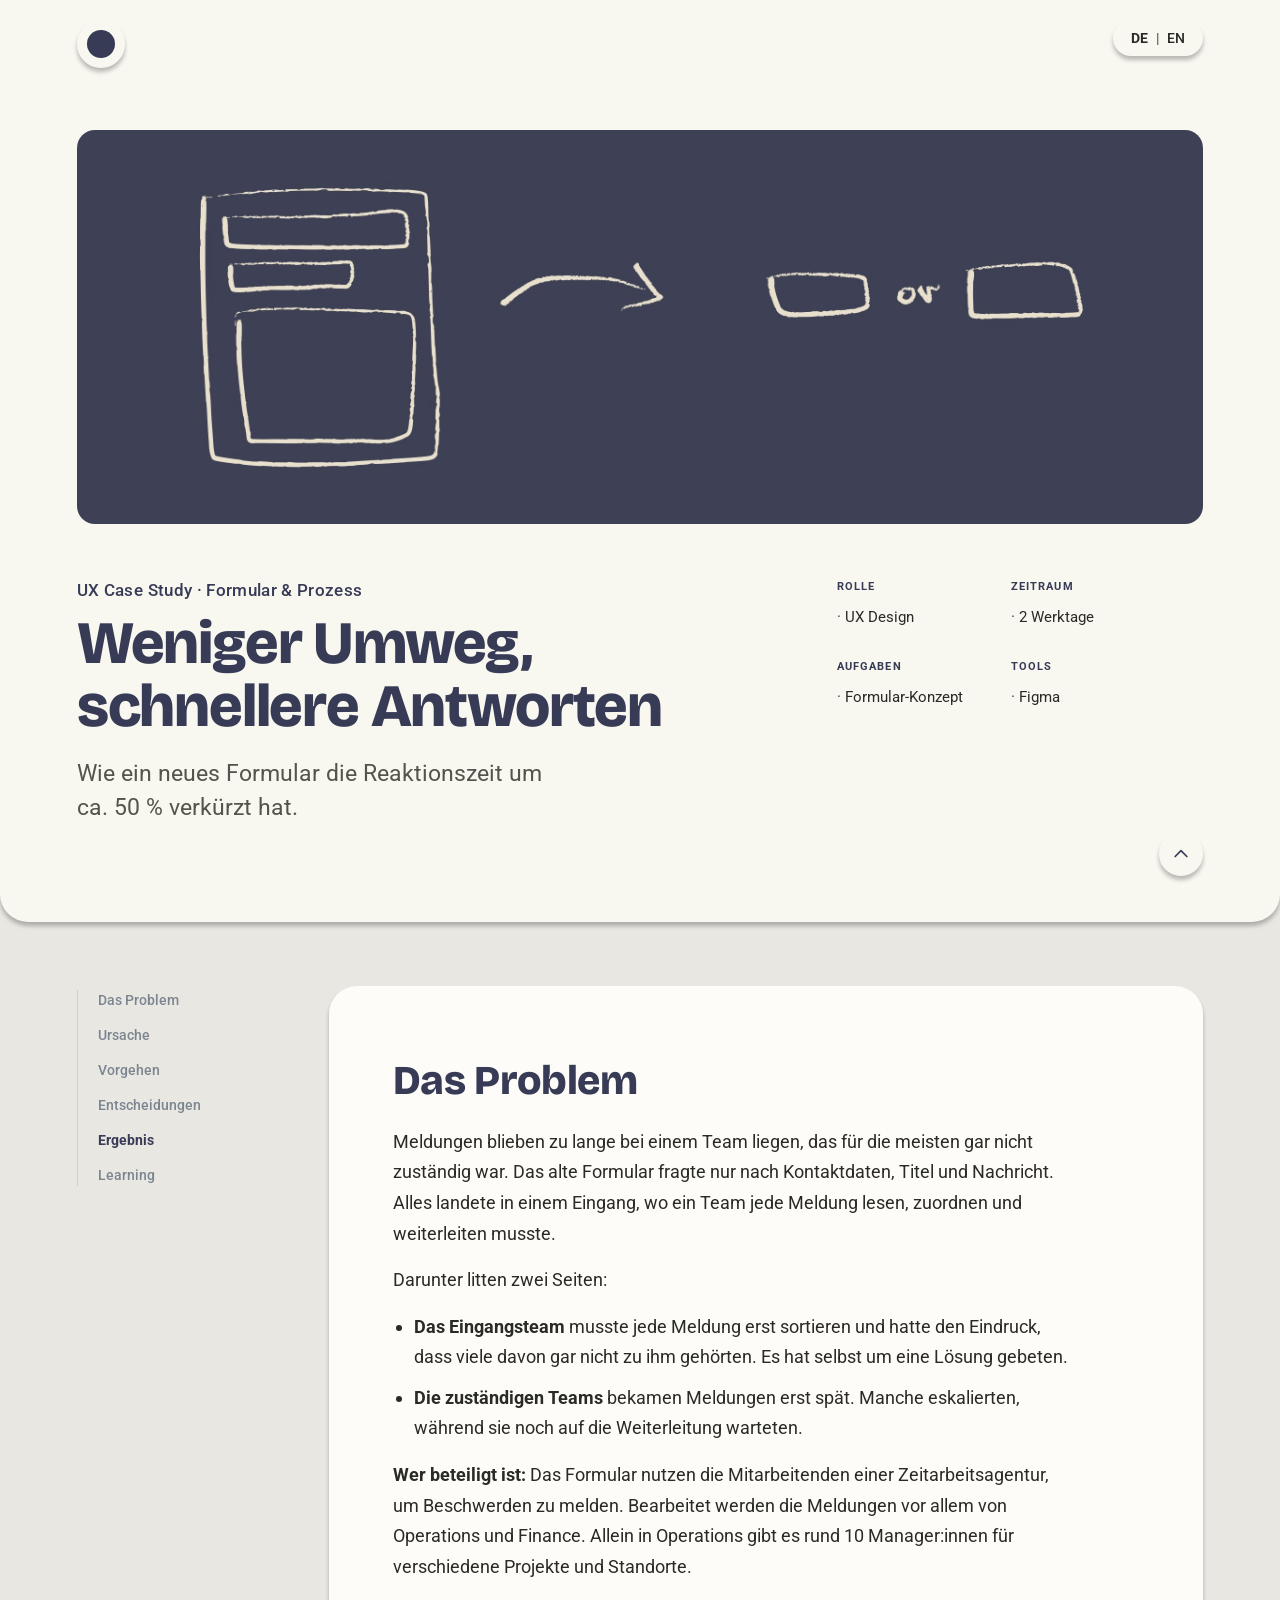
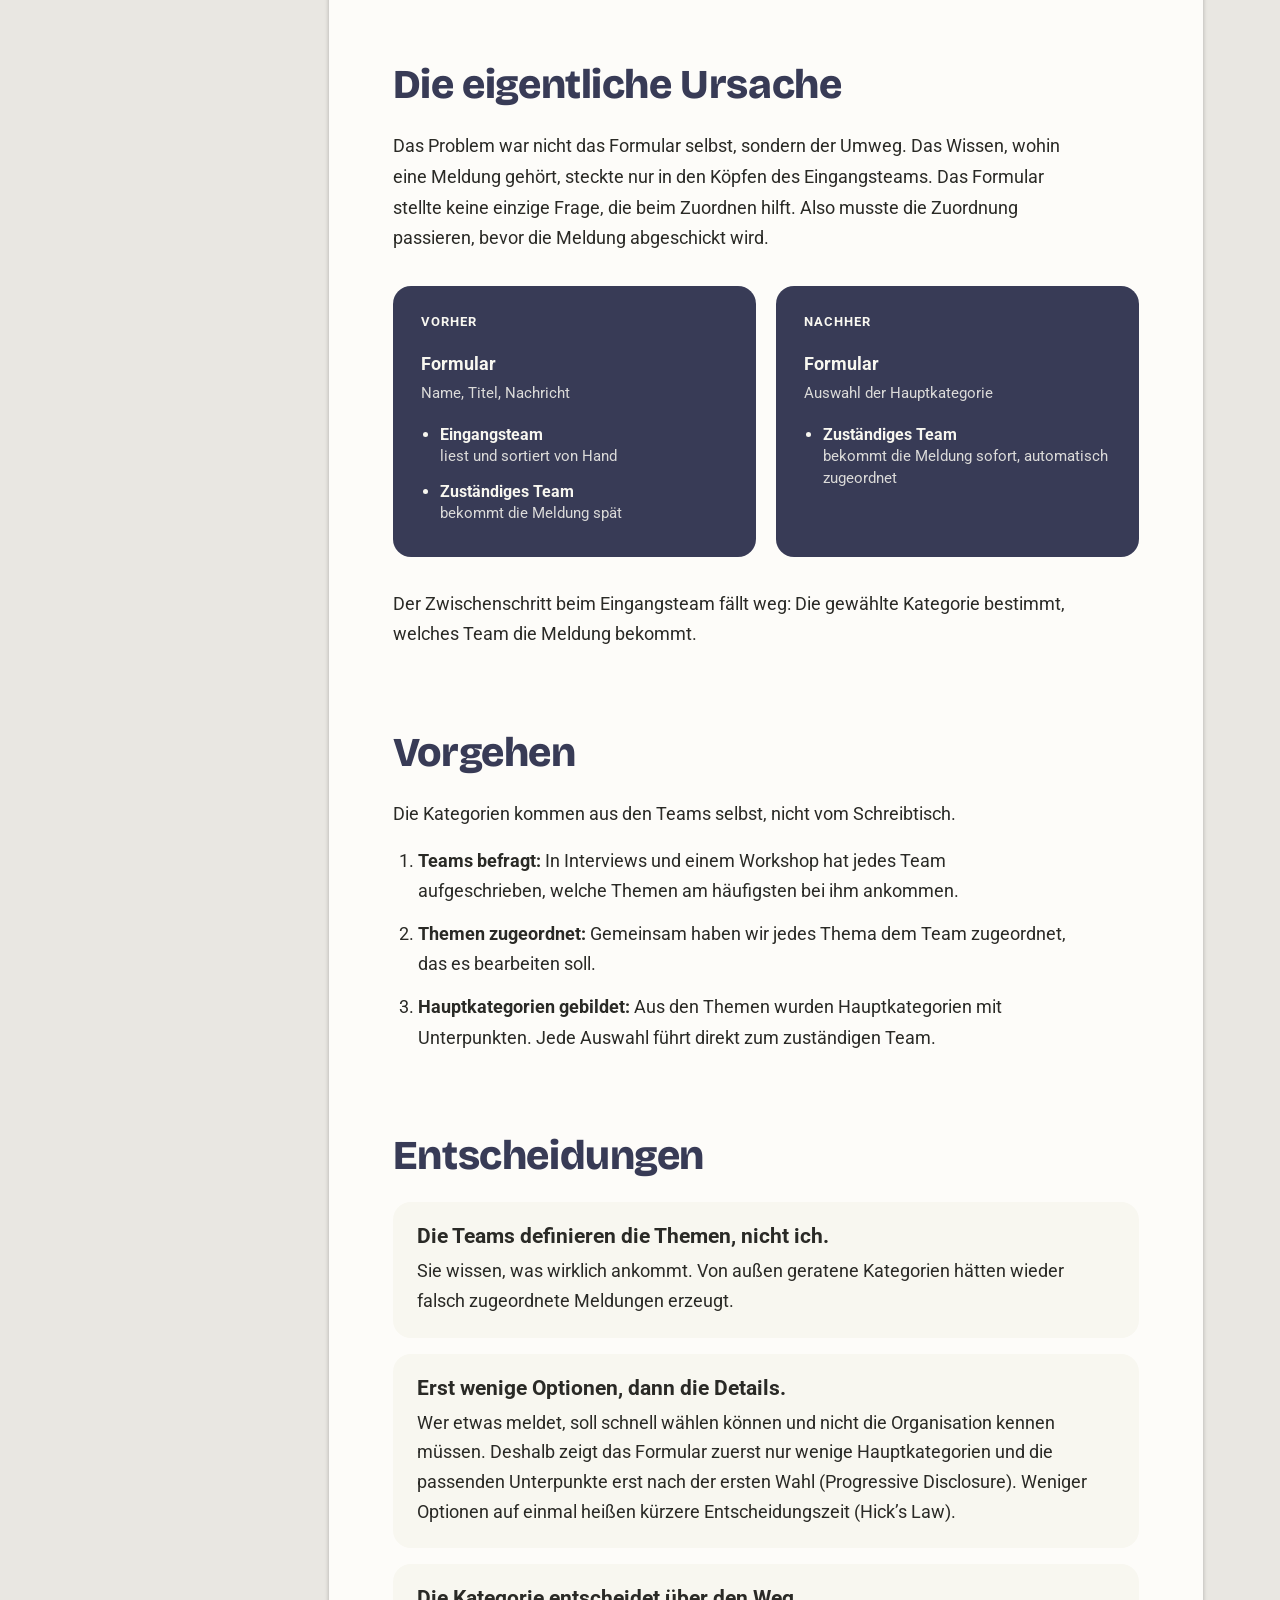
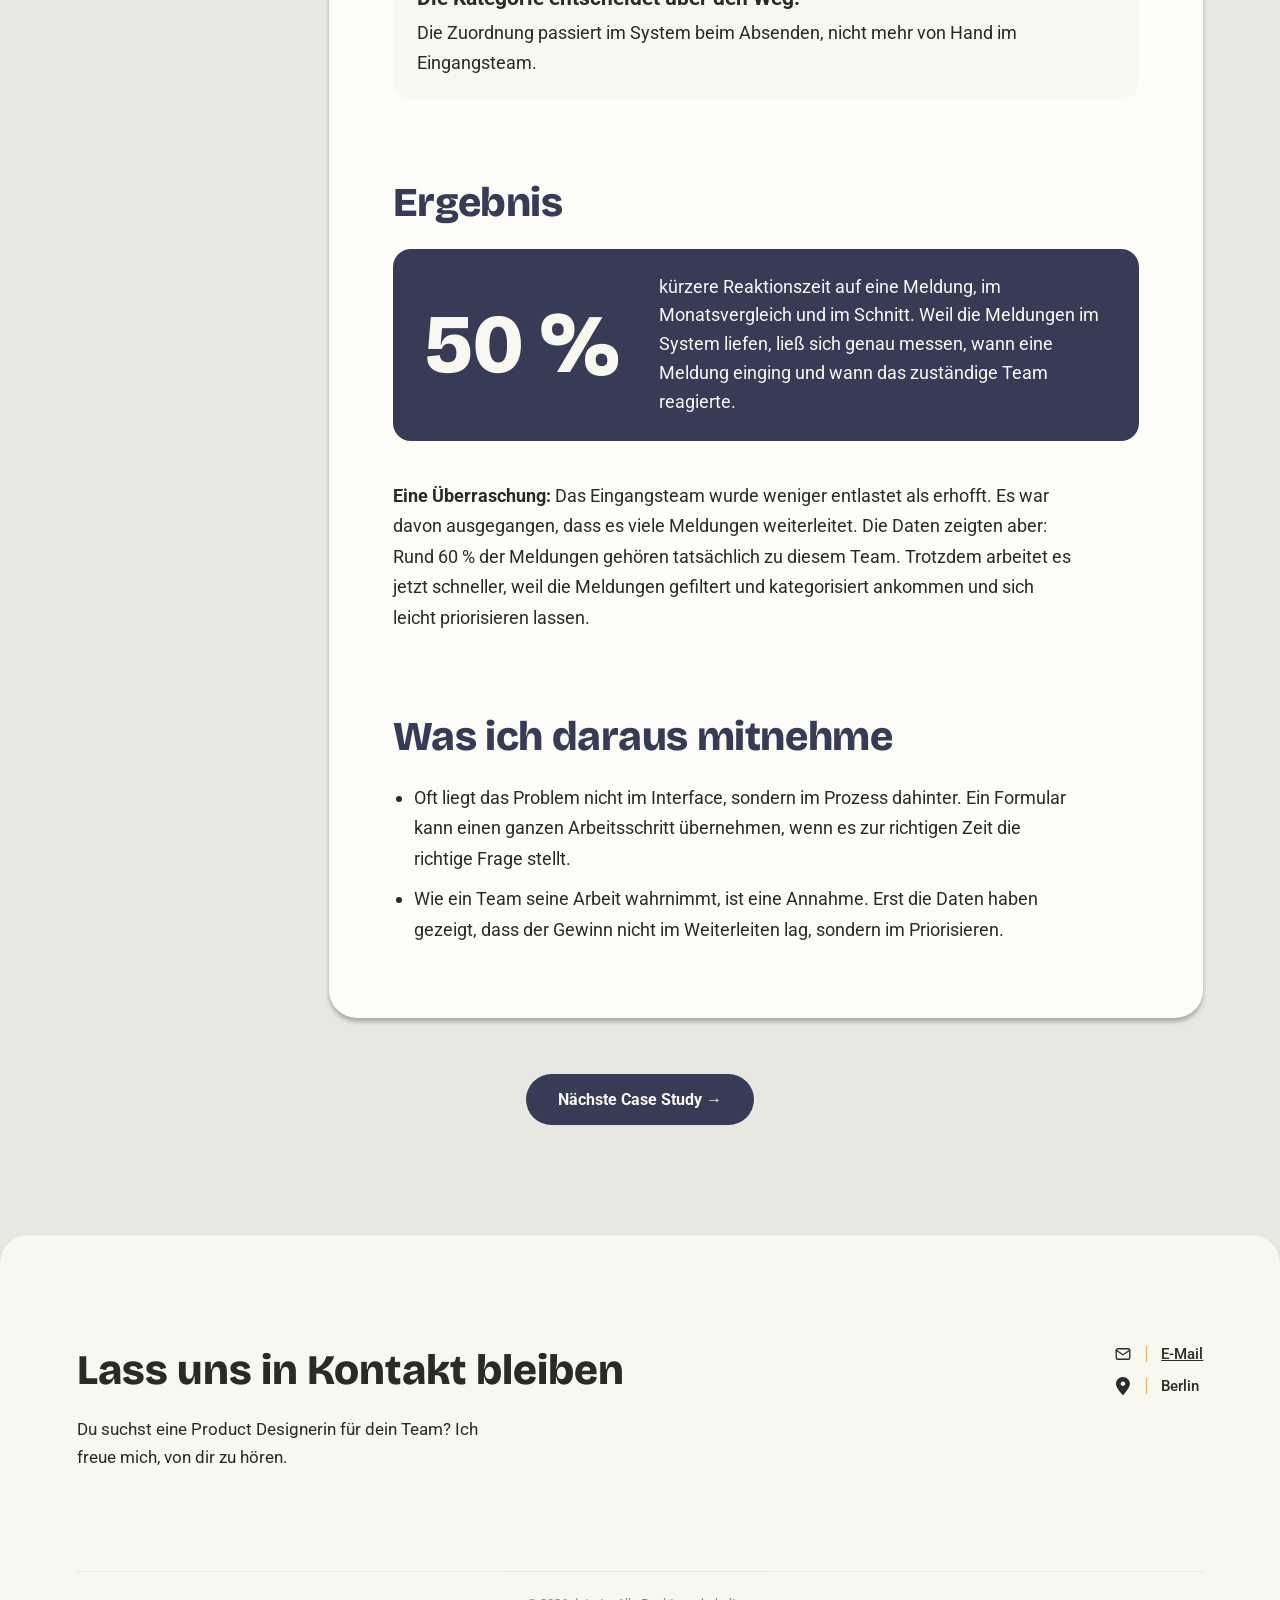
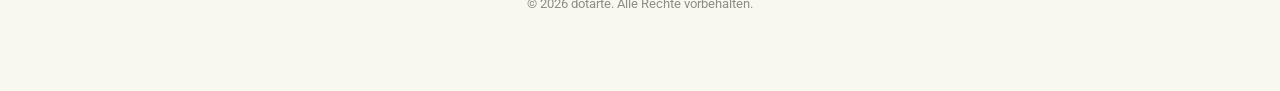
<file: projects/complaint-form/complaint-form.html>
<!DOCTYPE html>
<html lang="de">
<head>
<meta charset="UTF-8">
<meta name="robots" content="noindex, nofollow">
<meta name="viewport" content="width=device-width, initial-scale=1.0">
<title>Complaint-Management-Formular — UX Case</title>
<link rel="preconnect" href="https://fonts.googleapis.com">
<link rel="preconnect" href="https://fonts.gstatic.com" crossorigin>
<link href="https://fonts.googleapis.com/css2?family=Roboto:wght@400;500;700&family=Bricolage+Grotesque:opsz,wght@12..96,400..800&display=swap" rel="stylesheet">
<link rel="alternate" hreflang="en" href="../../en/projects/complaint-form/complaint-form.html">
<link rel="stylesheet" href="complaint-form.css">
</head>
<body>

<nav class="pill-nav" id="mainNav">
  <a href="../../index.html" class="logo-dot" aria-label="Zur Startseite"></a>
</nav>

<nav class="pill-nav lang-nav" id="langNav">
  <ul class="lang-switch">
    <li><a href="complaint-form.html" lang="de" hreflang="de" aria-label="Deutsch" aria-current="true">DE</a></li>
    <li aria-hidden="true">|</li>
    <li><a href="../../en/projects/complaint-form/complaint-form.html" lang="en" hreflang="en" aria-label="English">EN</a></li>
  </ul>
</nav>

<button class="scroll-top-float" id="scrollTopFloat" onclick="document.getElementById('top').scrollIntoView({behavior:'smooth'})" aria-label="Nach oben scrollen">
  <svg viewBox="0 0 24 24" fill="none"><path d="M5 15l7-7 7 7" stroke="currentColor" stroke-width="2" stroke-linecap="round" stroke-linejoin="round"/></svg>
</button>

<section class="hero-section" id="top">
  <div class="hero-inner">
    <div class="hero-media">
      <img class="hero-banner" src="images/hero-banner.jpg" alt="Handgezeichnete Skizze: ein langes, offenes Formular wird zu einer kurzen Auswahl">
    </div>


    <div class="hero-grid">
      <div class="hero-copy">
        <p class="hero-kicker">UX Case Study · Formular &amp; Prozess</p>
        <h1 class="headline-font hero-title">Weniger Umweg, schnellere Antworten</h1>
        <p class="hero-subtitle">Wie ein neues Formular die Reaktionszeit um ca. 50&nbsp;% verkürzt hat.</p>
      </div>

      <div class="meta-columns">
        <div class="meta-col">
          <div class="meta-block">
            <h3>Rolle</h3>
            <ul><li>UX Design</li></ul>
          </div>
          <div class="meta-block">
            <h3>Aufgaben</h3>
            <ul><li>Formular-Konzept</li></ul>
          </div>
        </div>
        <div class="meta-col">
          <div class="meta-block">
            <h3>Zeitraum</h3>
            <ul><li>2 Werktage</li></ul>
          </div>
          <div class="meta-block">
            <h3>Tools</h3>
            <ul><li>Figma</li></ul>
          </div>
        </div>
      </div>
    </div>
  </div>
</section>

<main class="case-section">
  <div class="case-layout">

    <aside class="toc">
      <details class="toc-details" open>
        <summary class="toc-toggle">
          Inhaltsverzeichnis
          <svg class="toc-toggle-icon" viewBox="0 0 24 24" fill="none"><path d="M6 9l6 6 6-6" stroke="currentColor" stroke-width="2" stroke-linecap="round" stroke-linejoin="round"/></svg>
        </summary>
        <!-- Wird automatisch aus den Abschnitten unten gebaut (shared.js) -->
        <ul class="toc-list" data-auto></ul>
      </details>
    </aside>

    <div class="case-content">

    <section class="block" id="problem">
      <h2 class="section-eyebrow">Das Problem</h2>
      <p>Meldungen blieben zu lange bei einem Team liegen, das für die meisten gar nicht zuständig war. Das alte Formular fragte nur nach Kontaktdaten, Titel und Nachricht. Alles landete in einem Eingang, wo ein Team jede Meldung lesen, zuordnen und weiterleiten musste.</p>
      <p>Darunter litten zwei Seiten:</p>
      <ul class="plain-list">
        <li><strong>Das Eingangsteam</strong> musste jede Meldung erst sortieren und hatte den Eindruck, dass viele davon gar nicht zu ihm gehörten. Es hat selbst um eine Lösung gebeten.</li>
        <li><strong>Die zuständigen Teams</strong> bekamen Meldungen erst spät. Manche eskalierten, während sie noch auf die Weiterleitung warteten.</li>
      </ul>
      <p><strong>Wer beteiligt ist:</strong> Das Formular nutzen die Mitarbeitenden einer Zeitarbeitsagentur, um Beschwerden zu melden. Bearbeitet werden die Meldungen vor allem von Operations und Finance. Allein in Operations gibt es rund 10 Manager:innen für verschiedene Projekte und Standorte.</p>
    </section>

    <section class="block" id="ursache" data-toc="Ursache">
      <h2 class="section-eyebrow">Die eigentliche Ursache</h2>
      <p>Das Problem war nicht das Formular selbst, sondern der Umweg. Das Wissen, wohin eine Meldung gehört, steckte nur in den Köpfen des Eingangsteams. Das Formular stellte keine einzige Frage, die beim Zuordnen hilft. Also musste die Zuordnung passieren, bevor die Meldung abgeschickt wird.</p>

      <figure class="flow" aria-label="Weg einer Meldung, vorher und nachher">
        <div class="flow-cards">
          <div class="flow-card">
            <span class="flow-tag">Vorher</span>
            <p class="flow-form"><strong>Formular</strong><span>Name, Titel, Nachricht</span></p>
            <ul class="flow-list">
              <li><strong>Eingangsteam</strong><span>liest und sortiert von Hand</span></li>
              <li><strong>Zuständiges Team</strong><span>bekommt die Meldung spät</span></li>
            </ul>
          </div>
          <div class="flow-card flow-card--goal">
            <span class="flow-tag">Nachher</span>
            <p class="flow-form"><strong>Formular</strong><span>Auswahl der Hauptkategorie</span></p>
            <ul class="flow-list">
              <li><strong>Zuständiges Team</strong><span>bekommt die Meldung sofort, automatisch zugeordnet</span></li>
            </ul>
          </div>
        </div>
      </figure>

      <p>Der Zwischenschritt beim Eingangsteam fällt weg: Die gewählte Kategorie bestimmt, welches Team die Meldung bekommt.</p>

      <!--
      <figure class="shot-pair">
        <img src="images/form-alt.png" alt="Altes Formular mit Name, Titel und Nachricht">
        <img src="images/form-neu.png" alt="Neues Formular mit Hauptkategorien">
      </figure>
      -->
    </section>

    <section class="block" id="vorgehen">
      <h2 class="section-eyebrow">Vorgehen</h2>
      <p>Die Kategorien kommen aus den Teams selbst, nicht vom Schreibtisch.</p>
      <ol class="steps">
        <li><strong>Teams befragt:</strong> In Interviews und einem Workshop hat jedes Team aufgeschrieben, welche Themen am häufigsten bei ihm ankommen.</li>
        <li><strong>Themen zugeordnet:</strong> Gemeinsam haben wir jedes Thema dem Team zugeordnet, das es bearbeiten soll.</li>
        <li><strong>Hauptkategorien gebildet:</strong> Aus den Themen wurden Hauptkategorien mit Unterpunkten. Jede Auswahl führt direkt zum zuständigen Team.</li>
      </ol>
    </section>

    <section class="block" id="entscheidungen">
      <h2 class="section-eyebrow">Entscheidungen</h2>
      <div class="decision-cards">
        <div class="decision-card">
          <h3>Die Teams definieren die Themen, nicht ich.</h3>
          <p>Sie wissen, was wirklich ankommt. Von außen geratene Kategorien hätten wieder falsch zugeordnete Meldungen erzeugt.</p>
        </div>
        <div class="decision-card">
          <h3>Erst wenige Optionen, dann die Details.</h3>
          <p>Wer etwas meldet, soll schnell wählen können und nicht die Organisation kennen müssen. Deshalb zeigt das Formular zuerst nur wenige Hauptkategorien und die passenden Unterpunkte erst nach der ersten Wahl (Progressive Disclosure). Weniger Optionen auf einmal heißen kürzere Entscheidungszeit (Hick’s Law).</p>
        </div>
        <div class="decision-card">
          <h3>Die Kategorie entscheidet über den Weg.</h3>
          <p>Die Zuordnung passiert im System beim Absenden, nicht mehr von Hand im Eingangsteam.</p>
        </div>
      </div>
    </section>

    <section class="block" id="ergebnis">
      <h2 class="section-eyebrow">Ergebnis</h2>
      <div class="stat">
        <span class="stat-number headline-font">50&nbsp;%</span>
        <p>kürzere Reaktionszeit auf eine Meldung, im Monatsvergleich und im Schnitt. Weil die Meldungen im System liefen, ließ sich genau messen, wann eine Meldung einging und wann das zuständige Team reagierte.</p>
      </div>
      <p><strong>Eine Überraschung:</strong> Das Eingangsteam wurde weniger entlastet als erhofft. Es war davon ausgegangen, dass es viele Meldungen weiterleitet. Die Daten zeigten aber: Rund 60&nbsp;% der Meldungen gehören tatsächlich zu diesem Team. Trotzdem arbeitet es jetzt schneller, weil die Meldungen gefiltert und kategorisiert ankommen und sich leicht priorisieren lassen.</p>
    </section>

    <section class="block" id="learning" data-toc="Learning">
      <h2 class="section-eyebrow">Was ich daraus mitnehme</h2>
      <ul class="plain-list">
        <li>Oft liegt das Problem nicht im Interface, sondern im Prozess dahinter. Ein Formular kann einen ganzen Arbeitsschritt übernehmen, wenn es zur richtigen Zeit die richtige Frage stellt.</li>
        <li>Wie ein Team seine Arbeit wahrnimmt, ist eine Annahme. Erst die Daten haben gezeigt, dass der Gewinn nicht im Weiterleiten lag, sondern im Priorisieren.</li>
      </ul>
    </section>

    </div>

  </div>
</main>

<div class="next-case">
  <a class="next-case-link" href="../recruiting-app/recruiting-app.html">Nächste Case Study →</a>
</div>

<footer class="contact-section" id="kontakt">
  <div class="contact-inner">
    <div>
      <h2 class="headline-font">Lass uns in Kontakt bleiben</h2>
      <p>Du suchst eine Product Designerin für dein Team? Ich freue mich, von dir zu hören.</p>
    </div>

    <div class="contact-list">
      <div class="row">
        <svg class="row-icon" width="18" height="18" viewBox="0 0 24 24" fill="none" stroke="#2D2C2C" stroke-width="1.8" stroke-linecap="round" stroke-linejoin="round" aria-hidden="true"><rect x="3" y="5" width="18" height="14" rx="2"/><path d="M3 7l9 6 9-6"/></svg>
        <span class="divider"></span>
        <a href="#" data-mail="ZG90YXJ0ZS5wb3J0Zm9saW9AZ21haWwuY29t">E-Mail</a>
      </div>
      <!-- LinkedIn (vorübergehend ausgeblendet)
      <div class="row">
        <img class="row-icon" src="../../images/icon-linkedin.png" alt="" aria-hidden="true">
        <span class="divider"></span>
        <a href="https://linkedin.com/in/DEIN-PROFIL" target="_blank" rel="noopener noreferrer">LinkedIn</a>
      </div>
      -->
      <div class="row">
        <svg class="row-icon" width="14" height="18" viewBox="0 0 11 14" fill="none" aria-hidden="true">
          <path d="M6.11649 13.6854C7.57118 11.9254 10.8889 7.65967 10.8889 5.26362C10.8889 2.35766 8.45023 0 5.44444 0C2.43866 0 0 2.35766 0 5.26362C0 7.65967 3.31771 11.9254 4.7724 13.6854C5.12118 14.1049 5.76771 14.1049 6.11649 13.6854ZM5.44444 3.50908C5.92576 3.50908 6.38737 3.69393 6.72771 4.02297C7.06806 4.35201 7.25926 4.79829 7.25926 5.26362C7.25926 5.72895 7.06806 6.17523 6.72771 6.50427C6.38737 6.83331 5.92576 7.01816 5.44444 7.01816C4.96313 7.01816 4.50152 6.83331 4.16118 6.50427C3.82083 6.17523 3.62963 5.72895 3.62963 5.26362C3.62963 4.79829 3.82083 4.35201 4.16118 4.02297C4.50152 3.69393 4.96313 3.50908 5.44444 3.50908Z" fill="#2D2C2C"/>
        </svg>
        <span class="divider"></span>
        <span>Berlin</span>
      </div>
    </div>
  </div>

  <p class="copyright">© <span id="copyright-year">2026</span> dotarte. Alle Rechte vorbehalten.</p>
</footer>

<script src="../shared.js"></script>

</body>
</html>
</file>
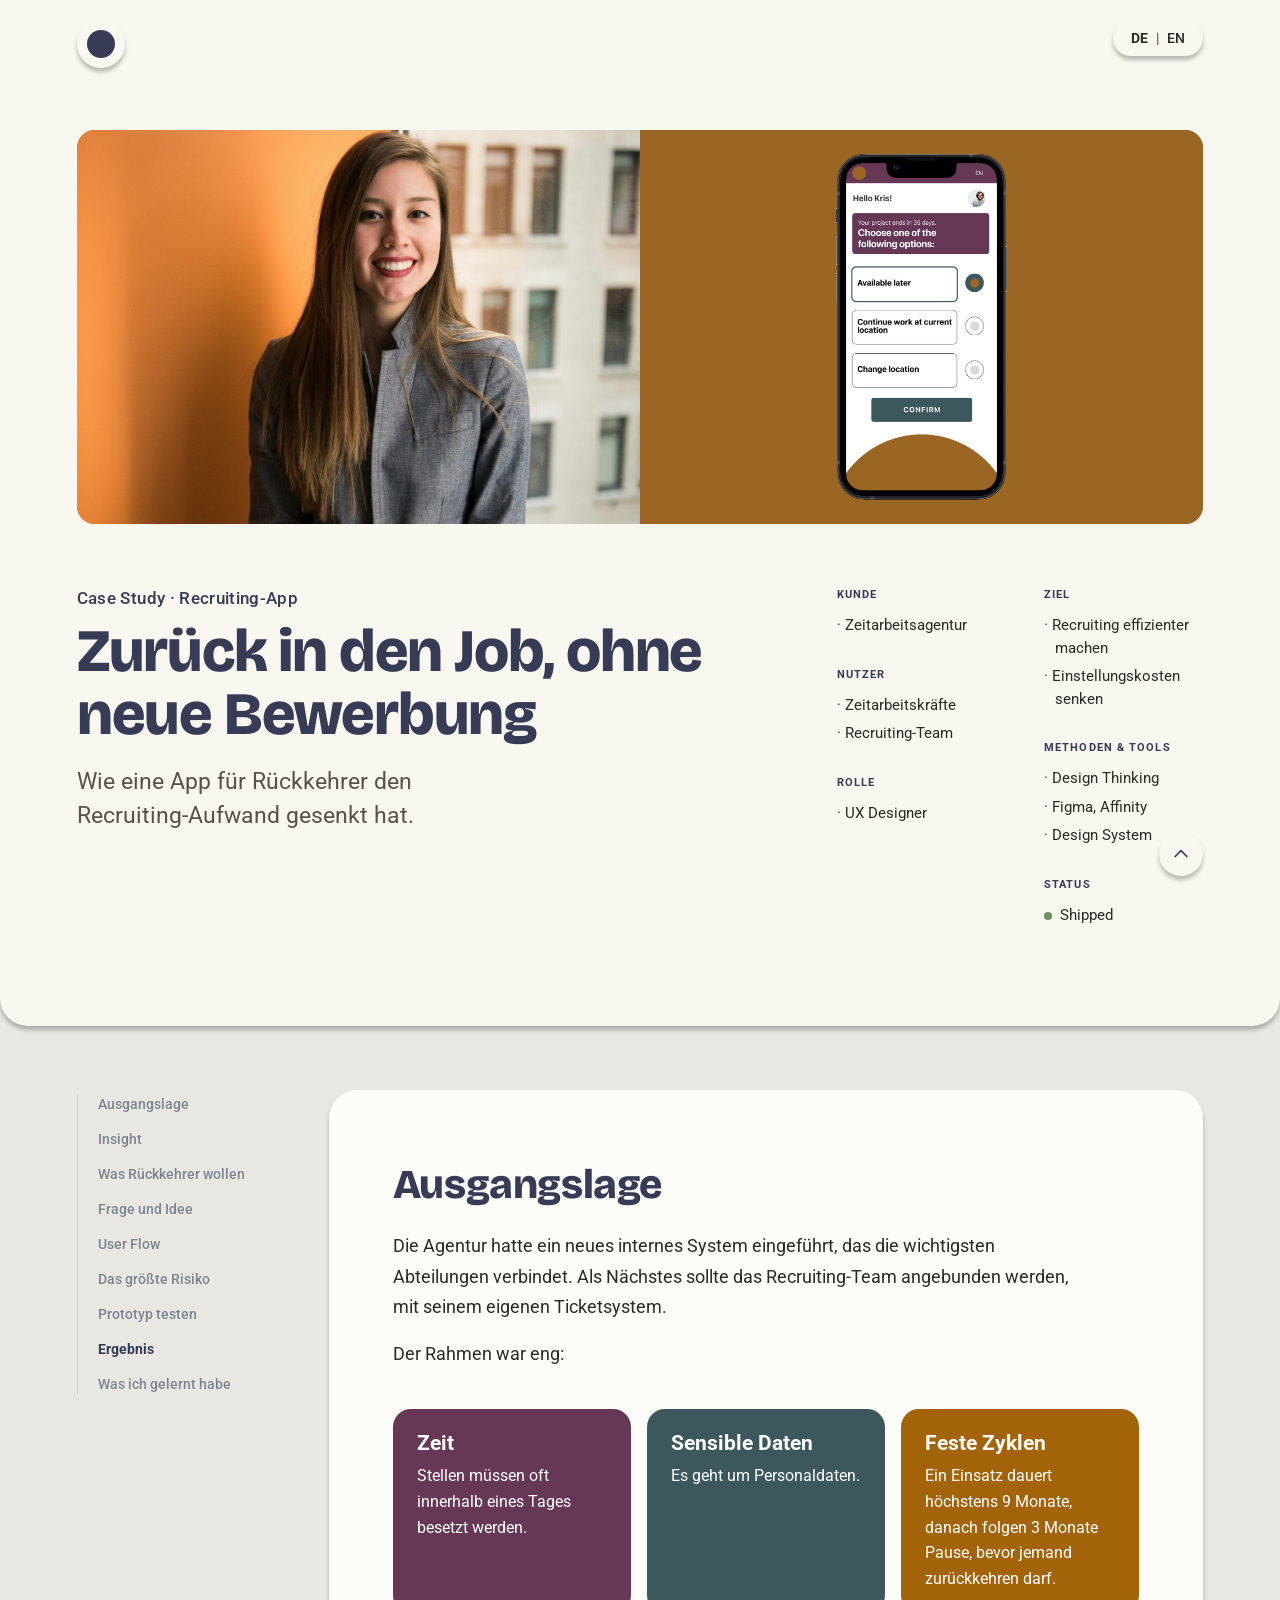
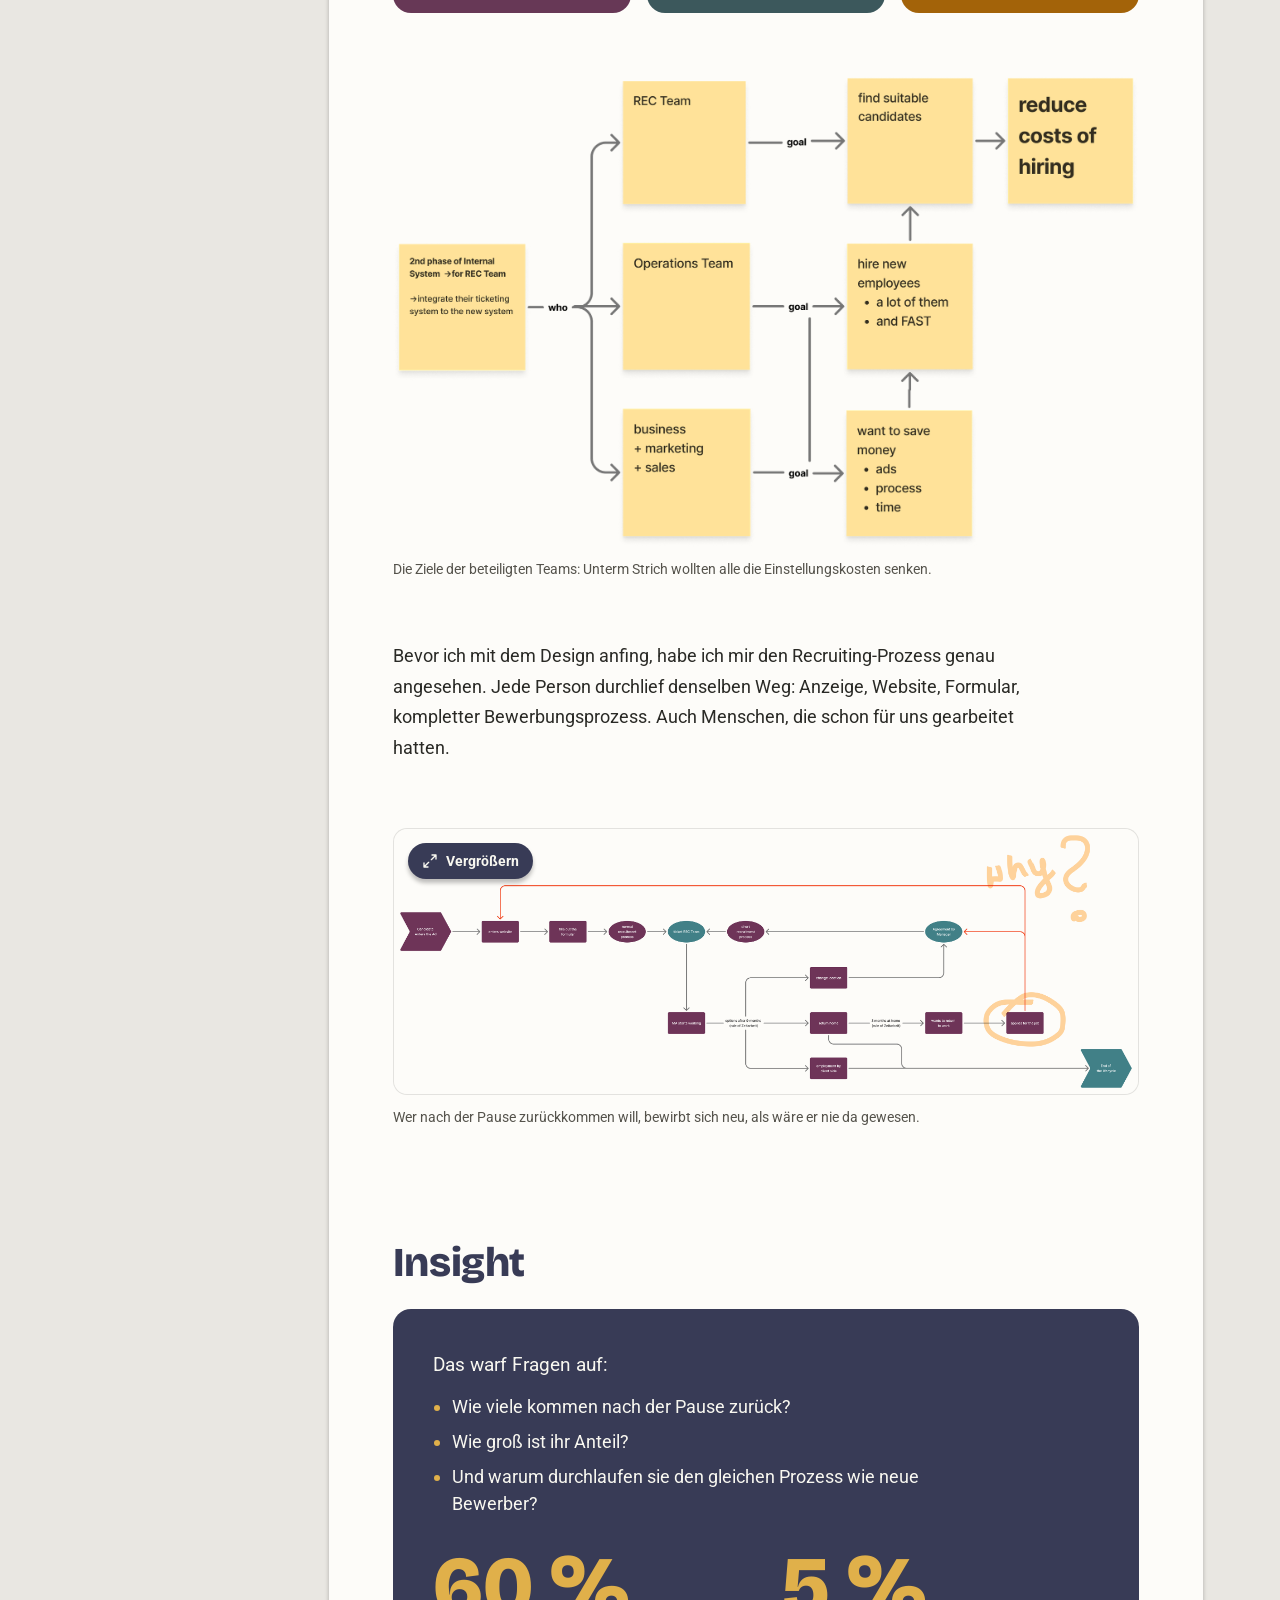
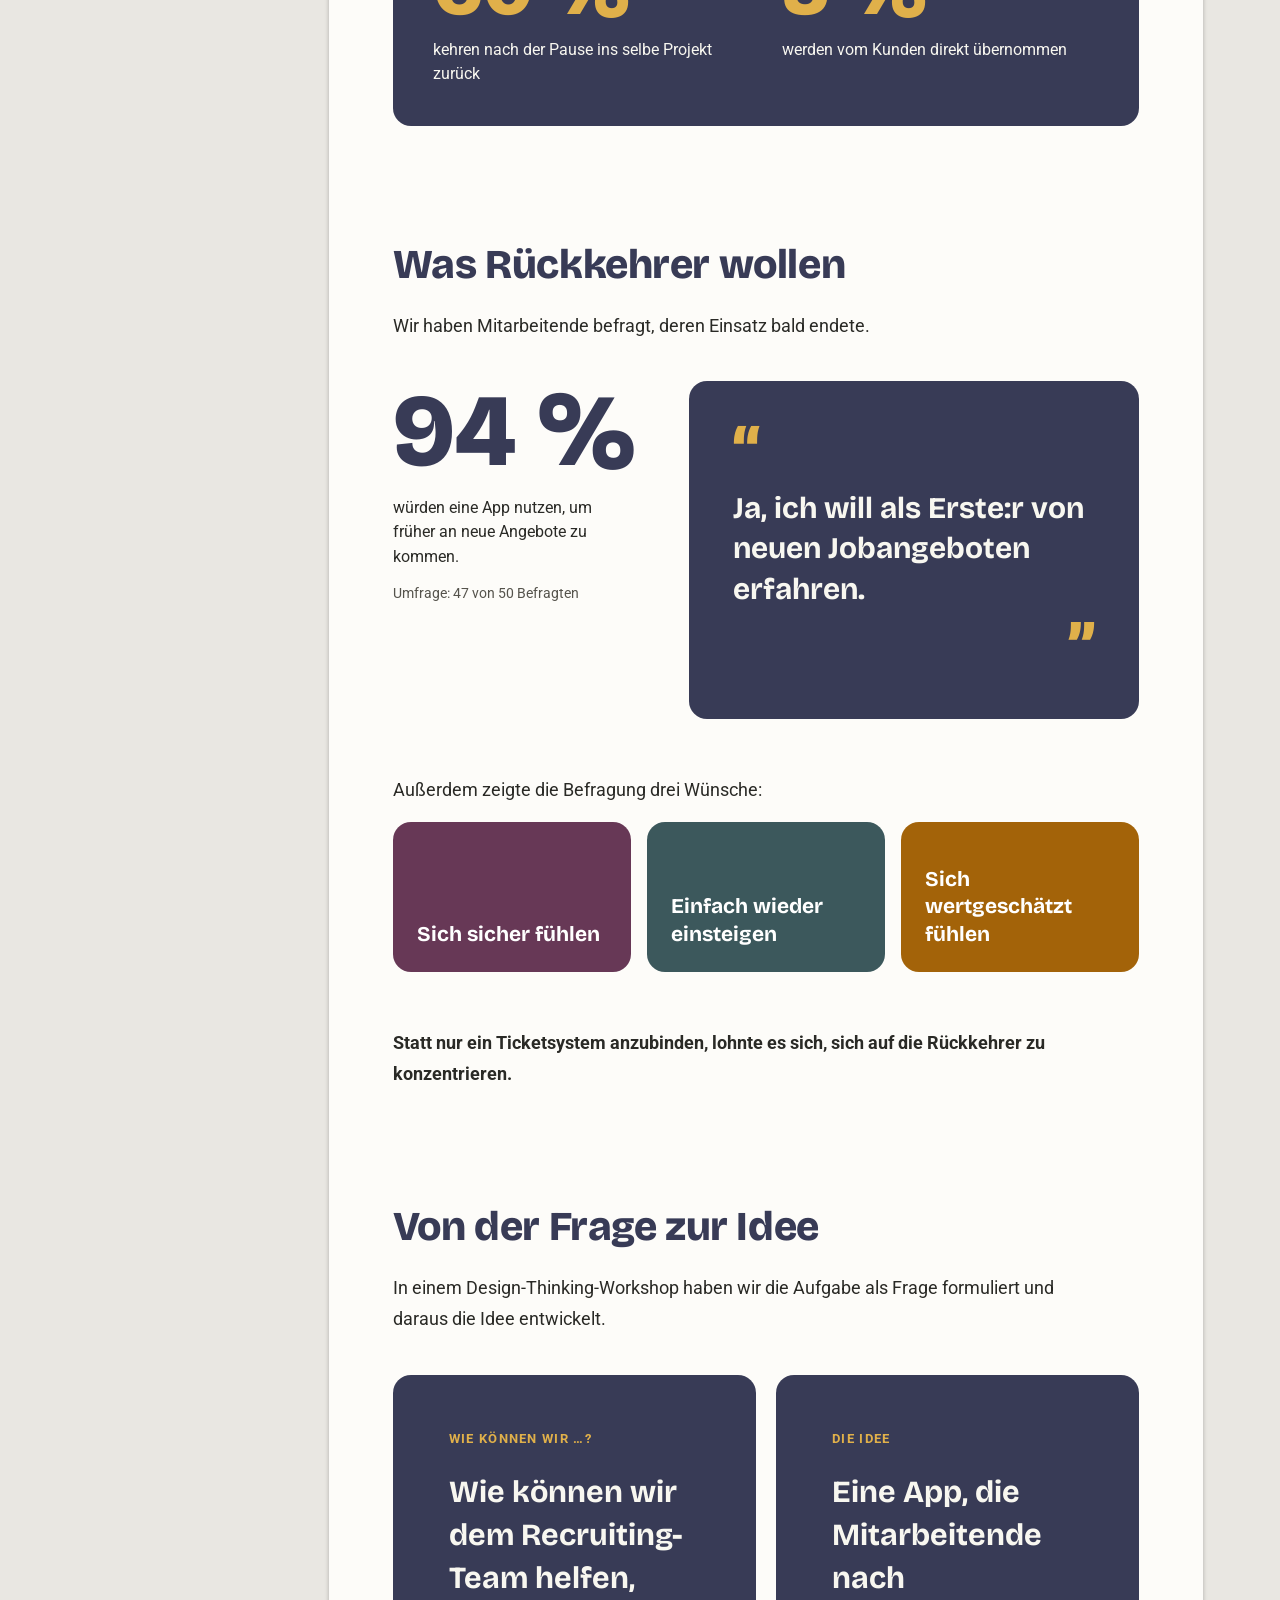
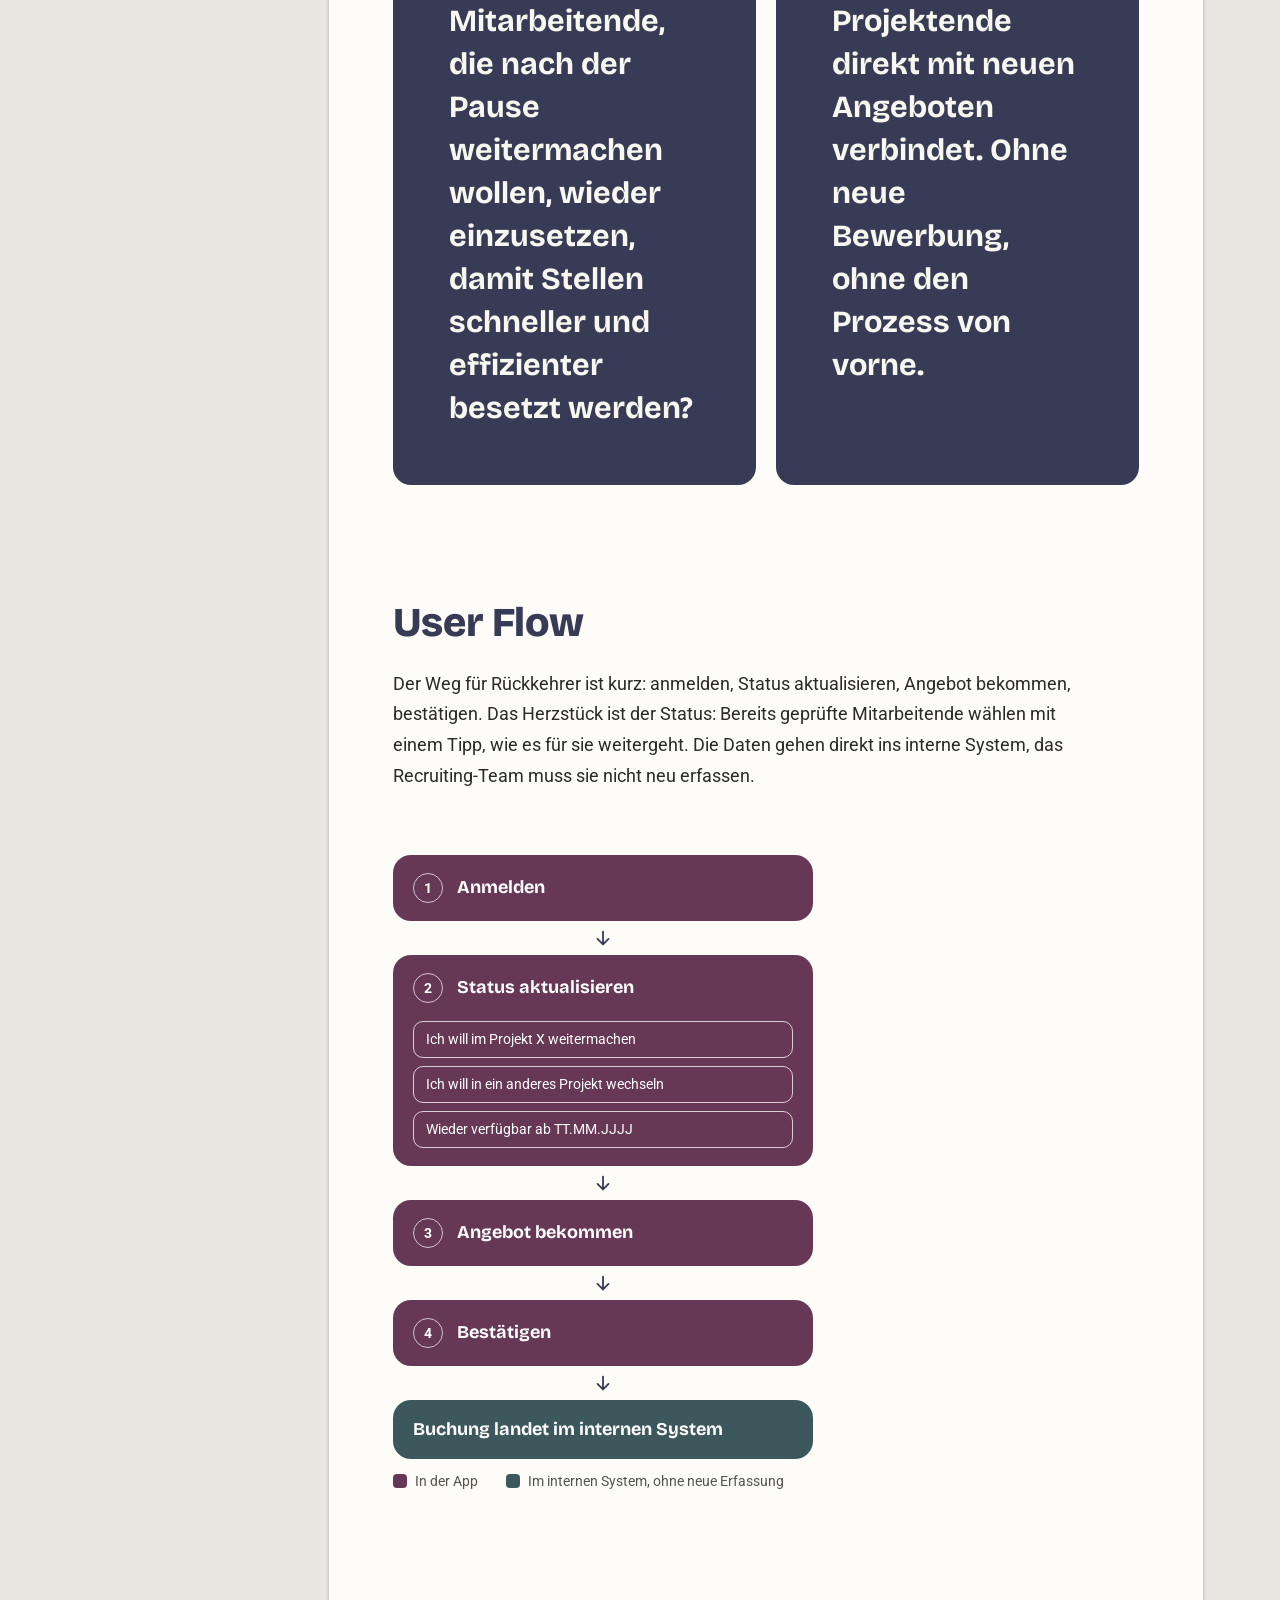
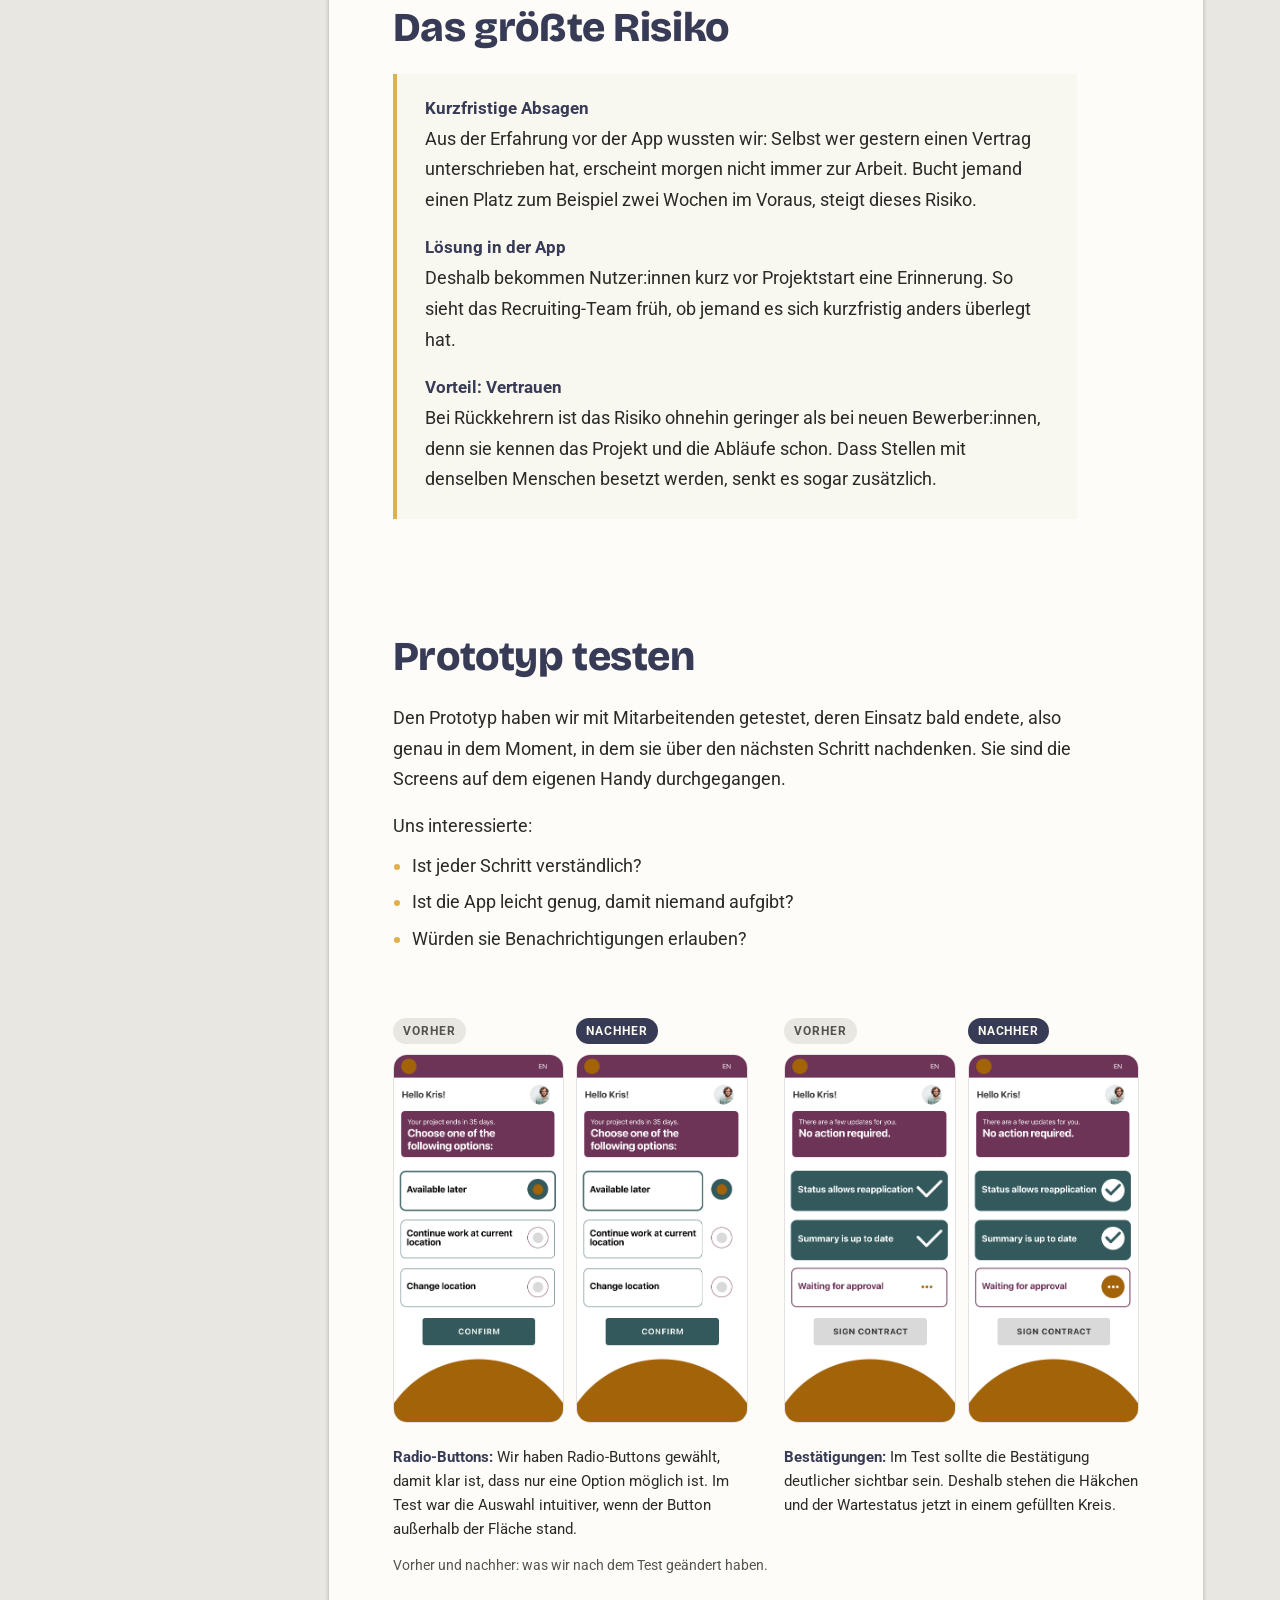
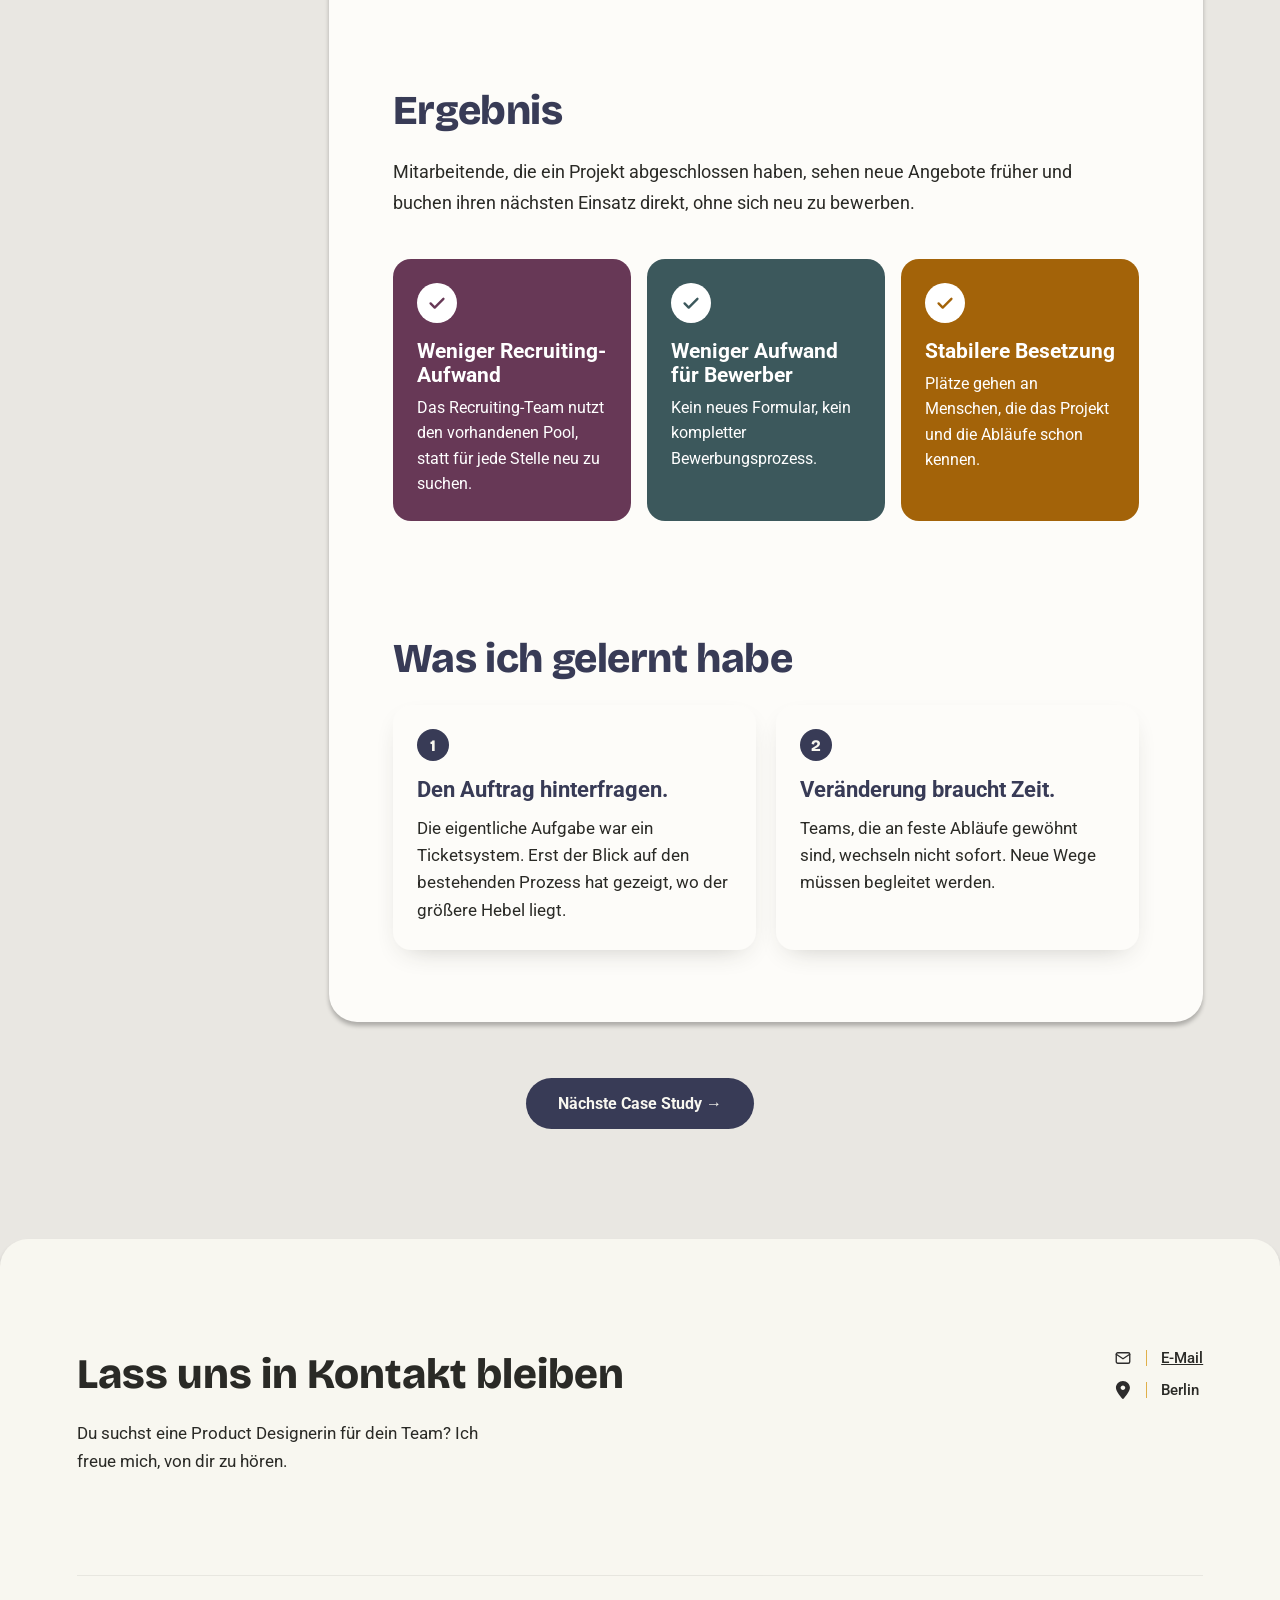
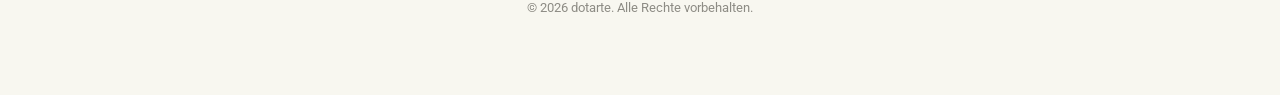
<file: projects/recruiting-app/recruiting-app.html>
<!DOCTYPE html>
<html lang="de">
<head>
<meta charset="UTF-8">
<meta name="robots" content="noindex, nofollow">
<meta name="viewport" content="width=device-width, initial-scale=1.0">
<title>Recruiting-App — Zurück in den Job, ohne neue Bewerbung</title>
<link rel="preconnect" href="https://fonts.googleapis.com">
<link rel="preconnect" href="https://fonts.gstatic.com" crossorigin>
<link href="https://fonts.googleapis.com/css2?family=Roboto:wght@400;500;700&family=Bricolage+Grotesque:opsz,wght@12..96,400..800&display=swap" rel="stylesheet">
<link rel="alternate" hreflang="en" href="../../en/projects/recruiting-app/recruiting-app.html">
<link rel="stylesheet" href="recruiting-app.css">
</head>
<body>

<nav class="pill-nav" id="mainNav">
  <a href="../../index.html" class="logo-dot" aria-label="Zur Startseite"></a>
</nav>

<nav class="pill-nav lang-nav" id="langNav">
  <ul class="lang-switch">
    <li><a href="recruiting-app.html" lang="de" hreflang="de" aria-label="Deutsch" aria-current="true">DE</a></li>
    <li aria-hidden="true">|</li>
    <li><a href="../../en/projects/recruiting-app/recruiting-app.html" lang="en" hreflang="en" aria-label="English">EN</a></li>
  </ul>
</nav>

<button class="scroll-top-float" id="scrollTopFloat" onclick="document.getElementById('top').scrollIntoView({behavior:'smooth'})" aria-label="Nach oben scrollen">
  <svg viewBox="0 0 24 24" fill="none"><path d="M5 15l7-7 7 7" stroke="currentColor" stroke-width="2" stroke-linecap="round" stroke-linejoin="round"/></svg>
</button>

<section class="hero-section" id="top">
  <div class="hero-inner">
    <div class="hero-media">
      <!-- Hero geteilt: links Foto, rechts Handy. Die Karte auf der Startseite zeigt weiter nur das Handy (hero-banner.jpg). -->
      <div class="hero-banner hero-banner--split">
        <div class="hero-split-photo"><img src="images/hero-person.jpg" alt="Lächelnde Mitarbeiterin mit Laptop an einem Bürofenster"></div>
        <div class="hero-split-phone"><img src="images/hero-banner.jpg" alt="Die Recruiting-App auf dem Handy: Hinweis, dass das Projekt in 35 Tagen endet, und drei Optionen zur Auswahl: später verfügbar, am aktuellen Standort weiterarbeiten oder Standort wechseln"></div>
      </div>
    </div>

    <div class="hero-grid">
      <div class="hero-copy">
        <p class="hero-kicker">Case Study · Recruiting-App</p>
        <h1 class="headline-font hero-title">Zurück in den Job, ohne neue Bewerbung</h1>
        <p class="hero-subtitle">Wie eine App für Rückkehrer den Recruiting-Aufwand gesenkt hat.</p>
      </div>

      <div class="meta-columns">
        <div class="meta-col">
          <div class="meta-block">
            <h3>Kunde</h3>
            <ul><li>Zeitarbeitsagentur</li></ul>
          </div>
          <div class="meta-block">
            <h3>Nutzer</h3>
            <ul><li>Zeitarbeitskräfte</li><li>Recruiting-Team</li></ul>
          </div>
          <div class="meta-block">
            <h3>Rolle</h3>
            <ul><li>UX Designer</li></ul>
          </div>
        </div>
        <div class="meta-col">
          <div class="meta-block">
            <h3>Ziel</h3>
            <ul><li>Recruiting effizienter machen</li><li>Einstellungskosten senken</li></ul>
          </div>
          <div class="meta-block">
            <h3>Methoden &amp; Tools</h3>
            <ul><li>Design Thinking</li><li>Figma, Affinity</li><li>Design System</li></ul>
          </div>
          <div class="meta-block">
            <h3>Status</h3>
            <ul><li class="status-shipped"><span class="status-dot" aria-hidden="true"></span>Shipped</li></ul>
          </div>
        </div>
      </div>
    </div>
  </div>
</section>

<main class="case-section">
  <div class="case-layout">

    <aside class="toc">
      <details class="toc-details" open>
        <summary class="toc-toggle">
          Inhaltsverzeichnis
          <svg class="toc-toggle-icon" viewBox="0 0 24 24" fill="none"><path d="M6 9l6 6 6-6" stroke="currentColor" stroke-width="2" stroke-linecap="round" stroke-linejoin="round"/></svg>
        </summary>
        <!-- Wird automatisch aus den Abschnitten unten gebaut (shared.js) -->
        <ul class="toc-list" data-auto></ul>
      </details>
    </aside>

    <div class="case-content">

    <section class="block" id="ausgangslage">
      <h2 class="section-eyebrow">Ausgangslage</h2>
      <p>Die Agentur hatte ein neues internes System eingeführt, das die wichtigsten Abteilungen verbindet. Als Nächstes sollte das Recruiting-Team angebunden werden, mit seinem eigenen Ticketsystem.</p>
      <p>Der Rahmen war eng:</p>
      <div class="mini-cards mini-cards--color">
        <div class="decision-card">
          <h3>Zeit</h3>
          <p>Stellen müssen oft innerhalb eines Tages besetzt werden.</p>
        </div>
        <div class="decision-card">
          <h3>Sensible Daten</h3>
          <p>Es geht um Personaldaten.</p>
        </div>
        <div class="decision-card">
          <h3>Feste Zyklen</h3>
          <p>Ein Einsatz dauert höchstens 9 Monate, danach folgen 3 Monate Pause, bevor jemand zurückkehren darf.</p>
        </div>
      </div>

      <figure class="shot shot--board">
        <img src="images/team-goals.png" width="1800" height="1133" loading="lazy" alt="Sticky-Notes-Board zu den Zielen der Teams: Die zweite Phase des internen Systems betrifft das Recruiting-Team, das Operations-Team und Business, Marketing und Sales. Recruiting will passende Kandidat:innen finden, Operations will viele neue Mitarbeitende schnell einstellen, Business will Geld sparen bei Anzeigen, Prozess und Zeit. Alle Wege führen zu einem Ziel: Einstellungskosten senken.">
        <figcaption>Die Ziele der beteiligten Teams: Unterm Strich wollten alle die Einstellungskosten senken.</figcaption>
      </figure>

      <p>Bevor ich mit dem Design anfing, habe ich mir den Recruiting-Prozess genau angesehen. Jede Person durchlief denselben Weg: Anzeige, Website, Formular, kompletter Bewerbungsprozess. Auch Menschen, die schon für uns gearbeitet hatten.</p>

      <figure class="shot flow-figure">
        <button class="zoom-trigger" type="button" aria-describedby="flow-desc" data-zoom-src="images/process-old-large.png" data-zoom-close="Schließen" aria-label="Prozess-Grafik groß öffnen">
          <img src="images/process-old.png" width="2800" height="997" loading="lazy" alt="Prozess-Grafik: Kandidat:innen sehen die Anzeige, gehen auf die Website, füllen das Formular aus und durchlaufen den normalen Recruiting-Prozess bis zum Ticket beim Recruiting-Team. Dann beginnt der Einsatz. Nach 9 Monaten gibt es drei Wege: Standort wechseln, Übernahme durch den Kunden oder nach Hause. Wer nach 3 Monaten Pause zurück will, bewirbt sich neu und fängt wieder bei der Website an. Handschriftliche Notiz daneben: why?">
          <span class="zoom-badge" aria-hidden="true"><svg viewBox="0 0 24 24" fill="none" stroke="currentColor" stroke-width="2" stroke-linecap="round" stroke-linejoin="round"><path d="M15 3h6v6M9 21H3v-6M21 3l-7 7M3 21l7-7"/></svg>Vergrößern</span>
        </button>
        <p class="visually-hidden" id="flow-desc">Prozess-Grafik: Kandidat:innen sehen die Anzeige, gehen auf die Website, füllen das Formular aus und durchlaufen den normalen Recruiting-Prozess bis zum Ticket beim Recruiting-Team. Dann beginnt der Einsatz. Nach 9 Monaten gibt es drei Wege: Standort wechseln, Übernahme durch den Kunden oder nach Hause. Wer nach 3 Monaten Pause zurück will, bewirbt sich neu und fängt wieder bei der Website an. Handschriftliche Notiz daneben: why?</p>
        <figcaption>Wer nach der Pause zurückkommen will, bewirbt sich neu, als wäre er nie da gewesen.</figcaption>
      </figure>
    </section>

    <section class="block" id="insight">
      <h2 class="section-eyebrow">Insight</h2>
      <div class="insight">
        <p class="insight-lead">Das warf Fragen auf:</p>
        <ul class="insight-questions">
          <li>Wie viele kommen nach der Pause zurück?</li>
          <li>Wie groß ist ihr Anteil?</li>
          <li>Und warum durchlaufen sie den gleichen Prozess wie neue Bewerber?</li>
        </ul>
        <ul class="insight-stats">
          <li><span class="insight-number">60&nbsp;%</span>kehren nach der Pause ins selbe Projekt zurück</li>
          <li><span class="insight-number">5&nbsp;%</span>werden vom Kunden direkt übernommen</li>
        </ul>
      </div>
    </section>

    <section class="block" id="umfrage">
      <h2 class="section-eyebrow">Was Rückkehrer wollen</h2>
      <p>Wir haben Mitarbeitende befragt, deren Einsatz bald endete.</p>

      <div class="voice">
        <div class="voice-stat">
          <span class="voice-number">94&nbsp;%</span>
          <p class="voice-caption">würden eine App nutzen, um früher an neue Angebote zu kommen.</p>
          <p class="voice-source">Umfrage: 47 von 50 Befragten</p>
        </div>
        <div class="quote-block">
          <span class="quote-mark" aria-hidden="true">&ldquo;</span>
          <blockquote>Ja, ich will als Erste:r von neuen Jobangeboten erfahren.</blockquote>
          <span class="quote-mark close" aria-hidden="true">&rdquo;</span>
        </div>
      </div>

      <p class="needs-intro">Außerdem zeigte die Befragung drei Wünsche:</p>
      <div class="needs">
        <div class="need-card"><p>Sich sicher fühlen</p></div>
        <div class="need-card"><p>Einfach wieder einsteigen</p></div>
        <div class="need-card"><p>Sich wertgeschätzt fühlen</p></div>
      </div>

      <p class="conclusion">Statt nur ein Ticketsystem anzubinden, lohnte es sich, sich auf die Rückkehrer zu konzentrieren.</p>
    </section>

    <section class="block" id="frage" data-toc="Frage und Idee">
      <h2 class="section-eyebrow">Von der Frage zur Idee</h2>
      <p>In einem Design-Thinking-Workshop haben wir die Aufgabe als Frage formuliert und daraus die Idee entwickelt.</p>
      <div class="big-cards">
        <div class="big-card">
          <h3 class="big-card-label">Wie können wir …?</h3>
          <p class="big-card-text">Wie können wir dem Recruiting-Team helfen, Mitarbeitende, die nach der Pause weitermachen wollen, wieder einzusetzen, damit Stellen schneller und effizienter besetzt werden?</p>
        </div>
        <div class="big-card">
          <h3 class="big-card-label">Die Idee</h3>
          <p class="big-card-text">Eine App, die Mitarbeitende nach Projektende direkt mit neuen Angeboten verbindet. Ohne neue Bewerbung, ohne den Prozess von vorne.</p>
        </div>
      </div>
    </section>

    <section class="block" id="user-flow">
      <h2 class="section-eyebrow">User Flow</h2>
      <p>Der Weg für Rückkehrer ist kurz: anmelden, Status aktualisieren, Angebot bekommen, bestätigen. Das Herzstück ist der Status: Bereits geprüfte Mitarbeitende wählen mit einem Tipp, wie es für sie weitergeht. Die Daten gehen direkt ins interne System, das Recruiting-Team muss sie nicht neu erfassen.</p>
      <figure class="shot user-flow">
        <ol class="uf" aria-label="User Flow für Rückkehrer">
          <li class="uf-step uf-step--app"><span class="uf-num" aria-hidden="true">1</span><span class="uf-text">Anmelden</span></li>
          <li class="uf-arrow" aria-hidden="true"><svg viewBox="0 0 24 24" fill="none" stroke="currentColor" stroke-width="2" stroke-linecap="round" stroke-linejoin="round"><path d="M5 12h14M13 6l6 6-6 6"/></svg></li>
          <li class="uf-step uf-step--app uf-step--key"><span class="uf-num" aria-hidden="true">2</span><span class="uf-text">Status aktualisieren</span>
            <ul class="uf-options" aria-label="Eine von drei Optionen">
              <li>Ich will im Projekt X weitermachen</li>
              <li>Ich will in ein anderes Projekt wechseln</li>
              <li>Wieder verfügbar ab TT.MM.JJJJ</li>
            </ul>
          </li>
          <li class="uf-arrow" aria-hidden="true"><svg viewBox="0 0 24 24" fill="none" stroke="currentColor" stroke-width="2" stroke-linecap="round" stroke-linejoin="round"><path d="M5 12h14M13 6l6 6-6 6"/></svg></li>
          <li class="uf-step uf-step--app"><span class="uf-num" aria-hidden="true">3</span><span class="uf-text">Angebot bekommen</span></li>
          <li class="uf-arrow" aria-hidden="true"><svg viewBox="0 0 24 24" fill="none" stroke="currentColor" stroke-width="2" stroke-linecap="round" stroke-linejoin="round"><path d="M5 12h14M13 6l6 6-6 6"/></svg></li>
          <li class="uf-step uf-step--app"><span class="uf-num" aria-hidden="true">4</span><span class="uf-text">Bestätigen</span></li>
          <li class="uf-arrow" aria-hidden="true"><svg viewBox="0 0 24 24" fill="none" stroke="currentColor" stroke-width="2" stroke-linecap="round" stroke-linejoin="round"><path d="M5 12h14M13 6l6 6-6 6"/></svg></li>
          <li class="uf-step uf-step--sys"><span class="uf-text">Buchung landet im internen System</span></li>
        </ol>
        <figcaption class="uf-legend"><span class="uf-legend-item"><span class="uf-key uf-key--app"></span>In der App</span><span class="uf-legend-item"><span class="uf-key uf-key--sys"></span>Im internen System, ohne neue Erfassung</span></figcaption>
      </figure>
    </section>

    <section class="block" id="risiko">
      <h2 class="section-eyebrow">Das größte Risiko</h2>
      <div class="risk">
        <h3 class="risk-title">Kurzfristige Absagen</h3>
        <p>Aus der Erfahrung vor der App wussten wir: Selbst wer gestern einen Vertrag unterschrieben hat, erscheint morgen nicht immer zur Arbeit. Bucht jemand einen Platz zum Beispiel zwei Wochen im Voraus, steigt dieses Risiko.</p>
        <h3 class="risk-title">Lösung in der App</h3>
        <p>Deshalb bekommen Nutzer:innen kurz vor Projektstart eine Erinnerung. So sieht das Recruiting-Team früh, ob jemand es sich kurzfristig anders überlegt hat.</p>
        <h3 class="risk-title">Vorteil: Vertrauen</h3>
        <p>Bei Rückkehrern ist das Risiko ohnehin geringer als bei neuen Bewerber:innen, denn sie kennen das Projekt und die Abläufe schon. Dass Stellen mit denselben Menschen besetzt werden, senkt es sogar zusätzlich.</p>
      </div>
    </section>

    <section class="block" id="screens">
      <h2 class="section-eyebrow">Prototyp testen</h2>
      <p>Den Prototyp haben wir mit Mitarbeitenden getestet, deren Einsatz bald endete, also genau in dem Moment, in dem sie über den nächsten Schritt nachdenken. Sie sind die Screens auf dem eigenen Handy durchgegangen.</p>
      <p>Uns interessierte:</p>
      <ul class="test-questions">
        <li>Ist jeder Schritt verständlich?</li>
        <li>Ist die App leicht genug, damit niemand aufgibt?</li>
        <li>Würden sie Benachrichtigungen erlauben?</li>
      </ul>

      <figure class="screens before-after">
        <div class="ba-item">
          <span class="ba-tag">Vorher</span>
          <img src="images/test-1-before.png" width="750" height="1624" loading="lazy" alt="Vorher: Auswahl-Screen mit drei Optionen, der Radio-Button sitzt innerhalb der jeweiligen Optionsfläche">
        </div>
        <div class="ba-item ba-item--after">
          <span class="ba-tag">Nachher</span>
          <img src="images/test-1-after.png" width="750" height="1624" loading="lazy" alt="Nachher: derselbe Screen, der Radio-Button steht jetzt rechts außerhalb der Optionsfläche">
        </div>
        <p class="ba-note ba-note--1"><strong>Radio-Buttons:</strong> Wir haben Radio-Buttons gewählt, damit klar ist, dass nur eine Option möglich ist. Im Test war die Auswahl intuitiver, wenn der Button außerhalb der Fläche stand.</p>
        <div class="ba-item">
          <span class="ba-tag">Vorher</span>
          <img src="images/test-2-before.png" width="750" height="1624" loading="lazy" alt="Vorher: Status-Screen mit drei Meldungen, die Häkchen und Punkte stehen frei ohne Kreis">
        </div>
        <div class="ba-item ba-item--after">
          <span class="ba-tag">Nachher</span>
          <img src="images/test-2-after.png" width="750" height="1624" loading="lazy" alt="Nachher: derselbe Screen, Häkchen und Punkte stehen jetzt in gefüllten Kreisen">
        </div>
        <p class="ba-note ba-note--2"><strong>Bestätigungen:</strong> Im Test sollte die Bestätigung deutlicher sichtbar sein. Deshalb stehen die Häkchen und der Wartestatus jetzt in einem gefüllten Kreis.</p>
        <figcaption>Vorher und nachher: was wir nach dem Test geändert haben.</figcaption>
      </figure>

      <!-- Demo-Video (vorerst ausgeblendet, kommt später):
      <figure class="demo">
        <div class="demo-frame">
          <video src="images/recruiting-app-demo.mp4" poster="images/recruiting-app-demo-poster.jpg" muted loop playsinline preload="metadata" aria-label="Demo: ein Angebot öffnen und einen Platz buchen"></video>
          <button class="demo-toggle" type="button" data-play="Video abspielen" data-pause="Video pausieren" aria-label="Video abspielen">
            <svg class="icon-pause" viewBox="0 0 24 24" fill="currentColor" aria-hidden="true"><rect x="6" y="5" width="4" height="14" rx="1"/><rect x="14" y="5" width="4" height="14" rx="1"/></svg>
            <svg class="icon-play" viewBox="0 0 24 24" fill="currentColor" aria-hidden="true"><path d="M8 5.5v13a1 1 0 0 0 1.5.86l11-6.5a1 1 0 0 0 0-1.72l-11-6.5A1 1 0 0 0 8 5.5z"/></svg>
          </button>
        </div>
        <figcaption>Vom Angebot zum gebuchten Platz.</figcaption>
      </figure>
      -->
    </section>

    <section class="block" id="ergebnis">
      <h2 class="section-eyebrow">Ergebnis</h2>
      <p>Mitarbeitende, die ein Projekt abgeschlossen haben, sehen neue Angebote früher und buchen ihren nächsten Einsatz direkt, ohne sich neu zu bewerben.</p>
      <div class="mini-cards result-cards">
        <div class="decision-card">
          <span class="result-check" aria-hidden="true"><svg viewBox="0 0 24 24" fill="none" stroke="currentColor" stroke-width="2.6" stroke-linecap="round" stroke-linejoin="round"><path d="M5 12.5l4.5 4.5L19 7.5"/></svg></span>
          <h3>Weniger Recruiting-Aufwand</h3>
          <p>Das Recruiting-Team nutzt den vorhandenen Pool, statt für jede Stelle neu zu suchen.</p>
        </div>
        <div class="decision-card">
          <span class="result-check" aria-hidden="true"><svg viewBox="0 0 24 24" fill="none" stroke="currentColor" stroke-width="2.6" stroke-linecap="round" stroke-linejoin="round"><path d="M5 12.5l4.5 4.5L19 7.5"/></svg></span>
          <h3>Weniger Aufwand für Bewerber</h3>
          <p>Kein neues Formular, kein kompletter Bewerbungsprozess.</p>
        </div>
        <div class="decision-card">
          <span class="result-check" aria-hidden="true"><svg viewBox="0 0 24 24" fill="none" stroke="currentColor" stroke-width="2.6" stroke-linecap="round" stroke-linejoin="round"><path d="M5 12.5l4.5 4.5L19 7.5"/></svg></span>
          <h3>Stabilere Besetzung</h3>
          <p>Plätze gehen an Menschen, die das Projekt und die Abläufe schon kennen.</p>
        </div>
      </div>
    </section>

    <section class="block" id="gelernt">
      <h2 class="section-eyebrow">Was ich gelernt habe</h2>
      <div class="learn-cards">
        <div class="learn-card">
          <span class="learn-number" aria-hidden="true">1</span>
          <h3>Den Auftrag hinterfragen.</h3>
          <p>Die eigentliche Aufgabe war ein Ticketsystem. Erst der Blick auf den bestehenden Prozess hat gezeigt, wo der größere Hebel liegt.</p>
        </div>
        <div class="learn-card">
          <span class="learn-number" aria-hidden="true">2</span>
          <h3>Veränderung braucht Zeit.</h3>
          <p>Teams, die an feste Abläufe gewöhnt sind, wechseln nicht sofort. Neue Wege müssen begleitet werden.</p>
        </div>
      </div>
    </section>

    </div>

  </div>
</main>

<div class="next-case">
  <a class="next-case-link" href="../ajar/ajar.html">Nächste Case Study →</a>
</div>

<footer class="contact-section" id="kontakt">
  <div class="contact-inner">
    <div>
      <h2 class="headline-font">Lass uns in Kontakt bleiben</h2>
      <p>Du suchst eine Product Designerin für dein Team? Ich freue mich, von dir zu hören.</p>
    </div>

    <div class="contact-list">
      <div class="row">
        <svg class="row-icon" width="18" height="18" viewBox="0 0 24 24" fill="none" stroke="#2D2C2C" stroke-width="1.8" stroke-linecap="round" stroke-linejoin="round" aria-hidden="true"><rect x="3" y="5" width="18" height="14" rx="2"/><path d="M3 7l9 6 9-6"/></svg>
        <span class="divider"></span>
        <a href="#" data-mail="ZG90YXJ0ZS5wb3J0Zm9saW9AZ21haWwuY29t">E-Mail</a>
      </div>
      <!-- LinkedIn (vorübergehend ausgeblendet)
      <div class="row">
        <img class="row-icon" src="../../images/icon-linkedin.png" alt="" aria-hidden="true">
        <span class="divider"></span>
        <a href="https://linkedin.com/in/DEIN-PROFIL" target="_blank" rel="noopener noreferrer">LinkedIn</a>
      </div>
      -->
      <div class="row">
        <svg class="row-icon" width="14" height="18" viewBox="0 0 11 14" fill="none" aria-hidden="true">
          <path d="M6.11649 13.6854C7.57118 11.9254 10.8889 7.65967 10.8889 5.26362C10.8889 2.35766 8.45023 0 5.44444 0C2.43866 0 0 2.35766 0 5.26362C0 7.65967 3.31771 11.9254 4.7724 13.6854C5.12118 14.1049 5.76771 14.1049 6.11649 13.6854ZM5.44444 3.50908C5.92576 3.50908 6.38737 3.69393 6.72771 4.02297C7.06806 4.35201 7.25926 4.79829 7.25926 5.26362C7.25926 5.72895 7.06806 6.17523 6.72771 6.50427C6.38737 6.83331 5.92576 7.01816 5.44444 7.01816C4.96313 7.01816 4.50152 6.83331 4.16118 6.50427C3.82083 6.17523 3.62963 5.72895 3.62963 5.26362C3.62963 4.79829 3.82083 4.35201 4.16118 4.02297C4.50152 3.69393 4.96313 3.50908 5.44444 3.50908Z" fill="#2D2C2C"/>
        </svg>
        <span class="divider"></span>
        <span>Berlin</span>
      </div>
    </div>
  </div>

  <p class="copyright">© <span id="copyright-year">2026</span> dotarte. Alle Rechte vorbehalten.</p>
</footer>

<script src="../shared.js"></script>

</body>
</html>
</file>
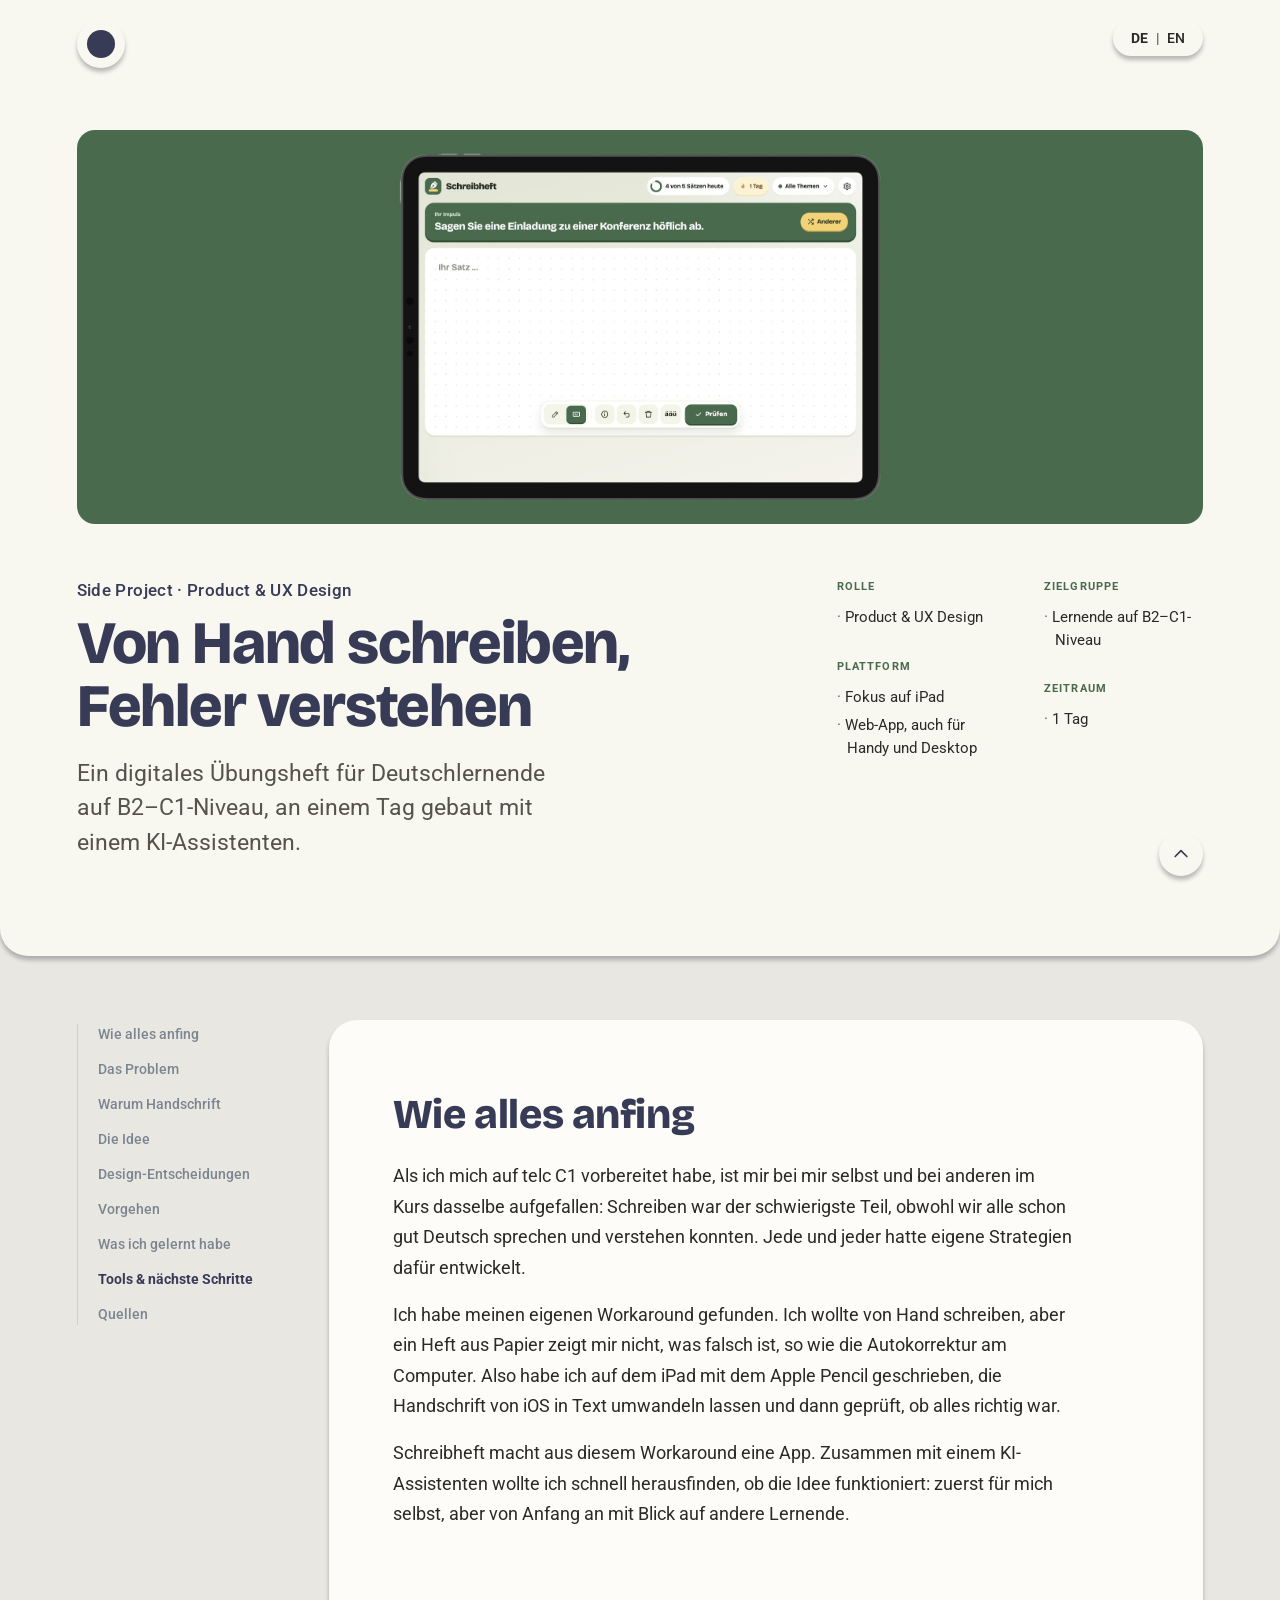
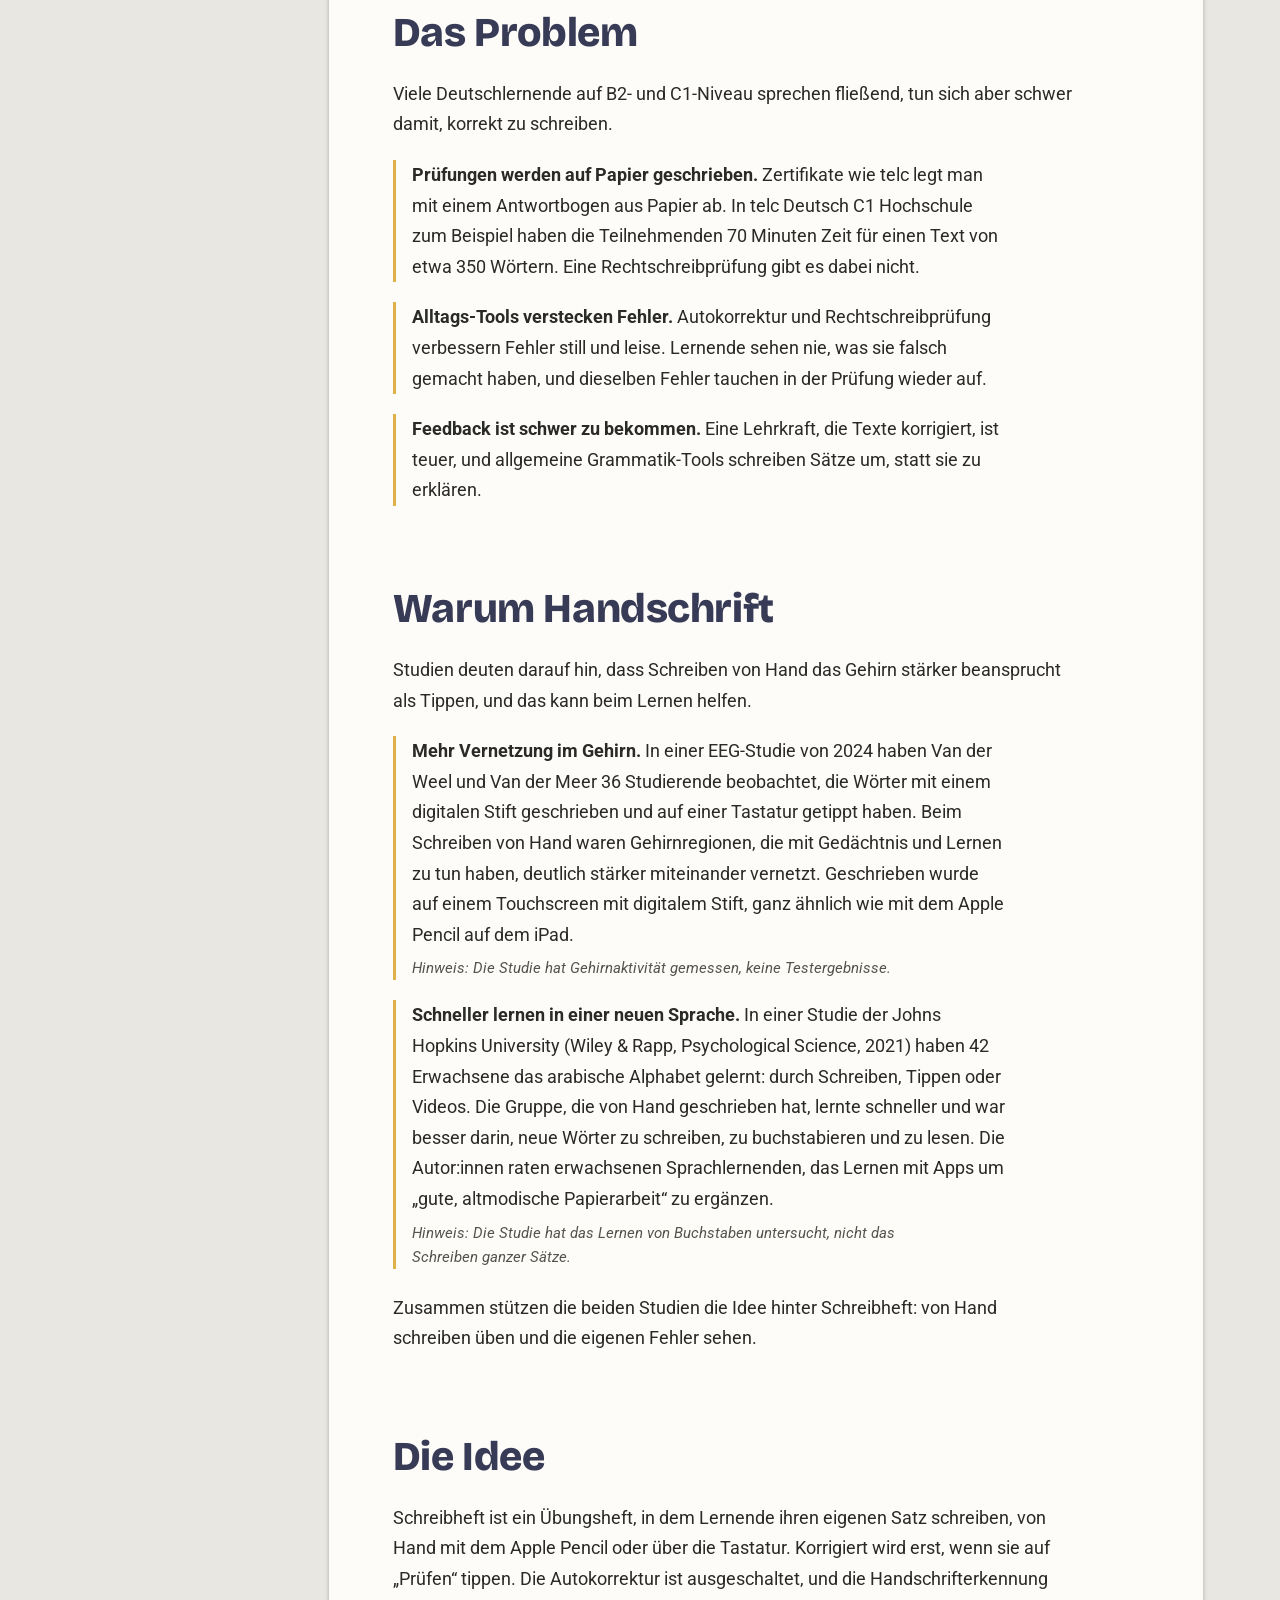
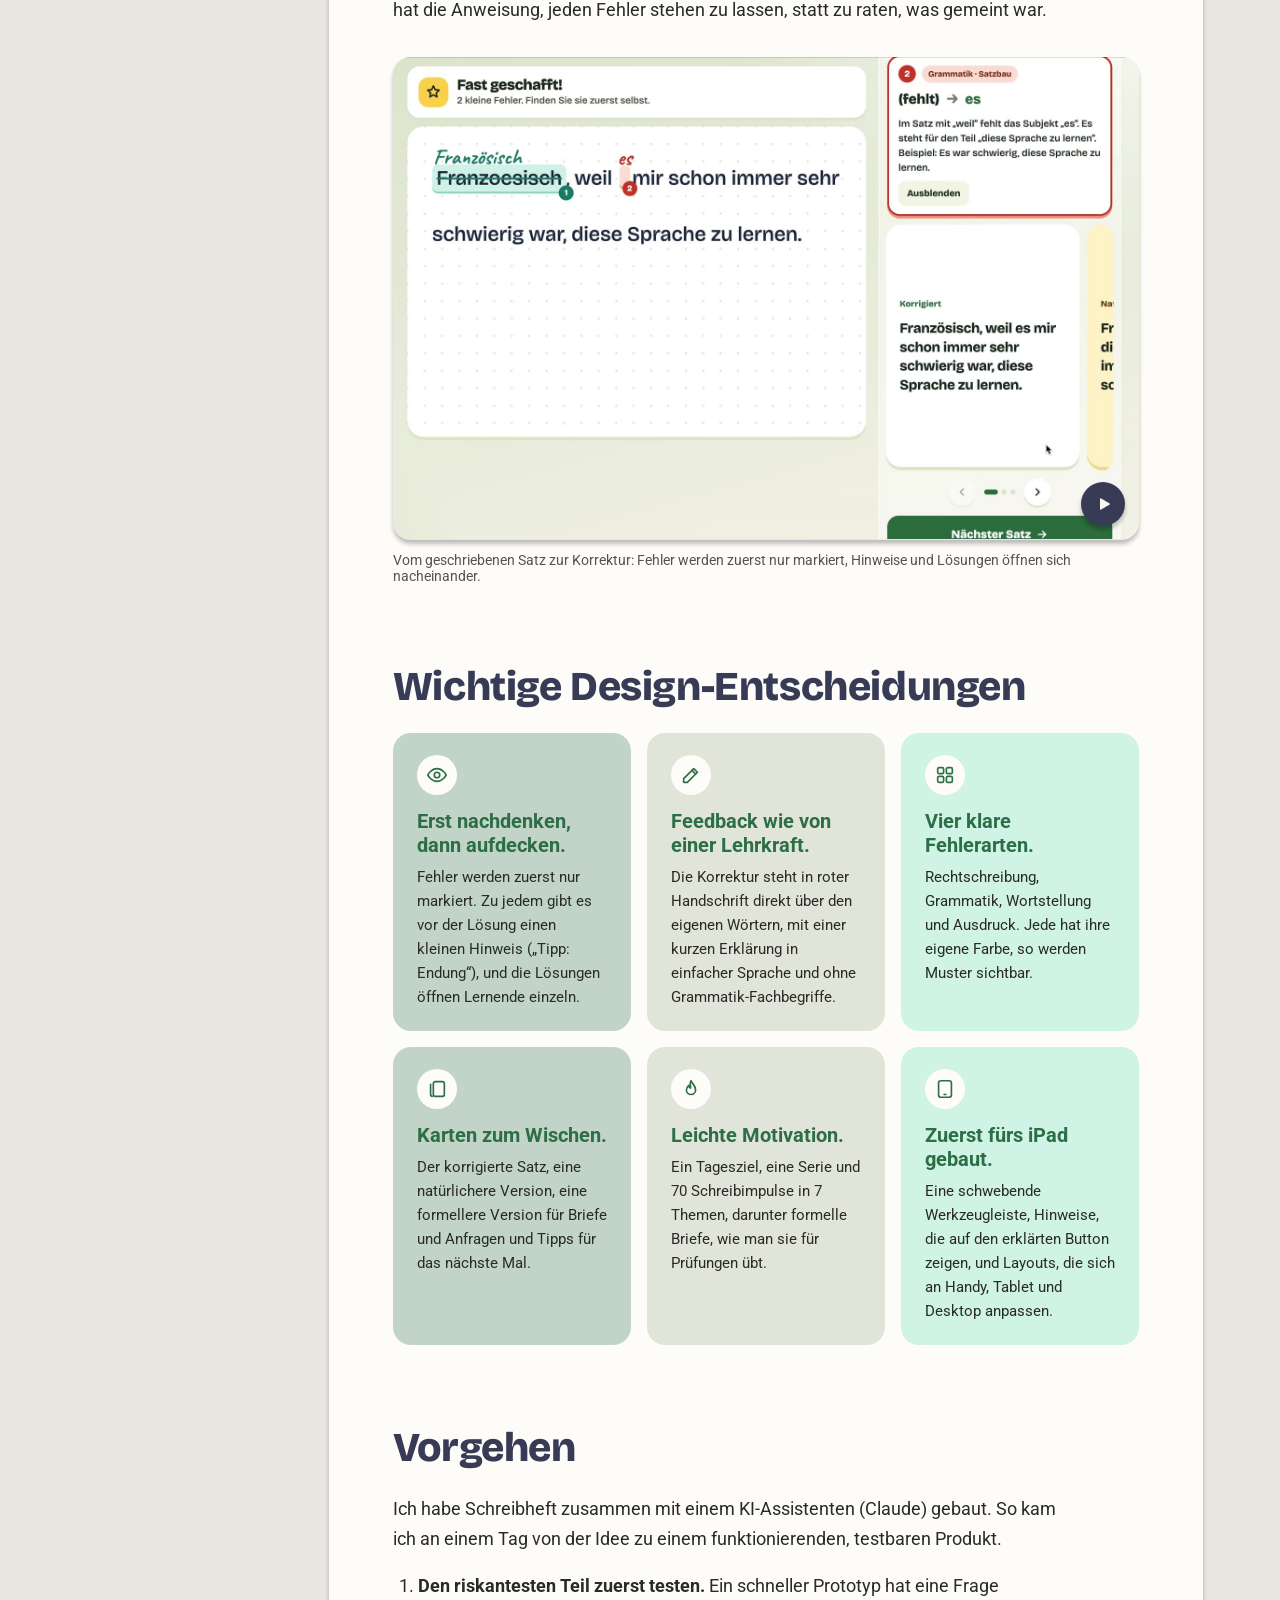
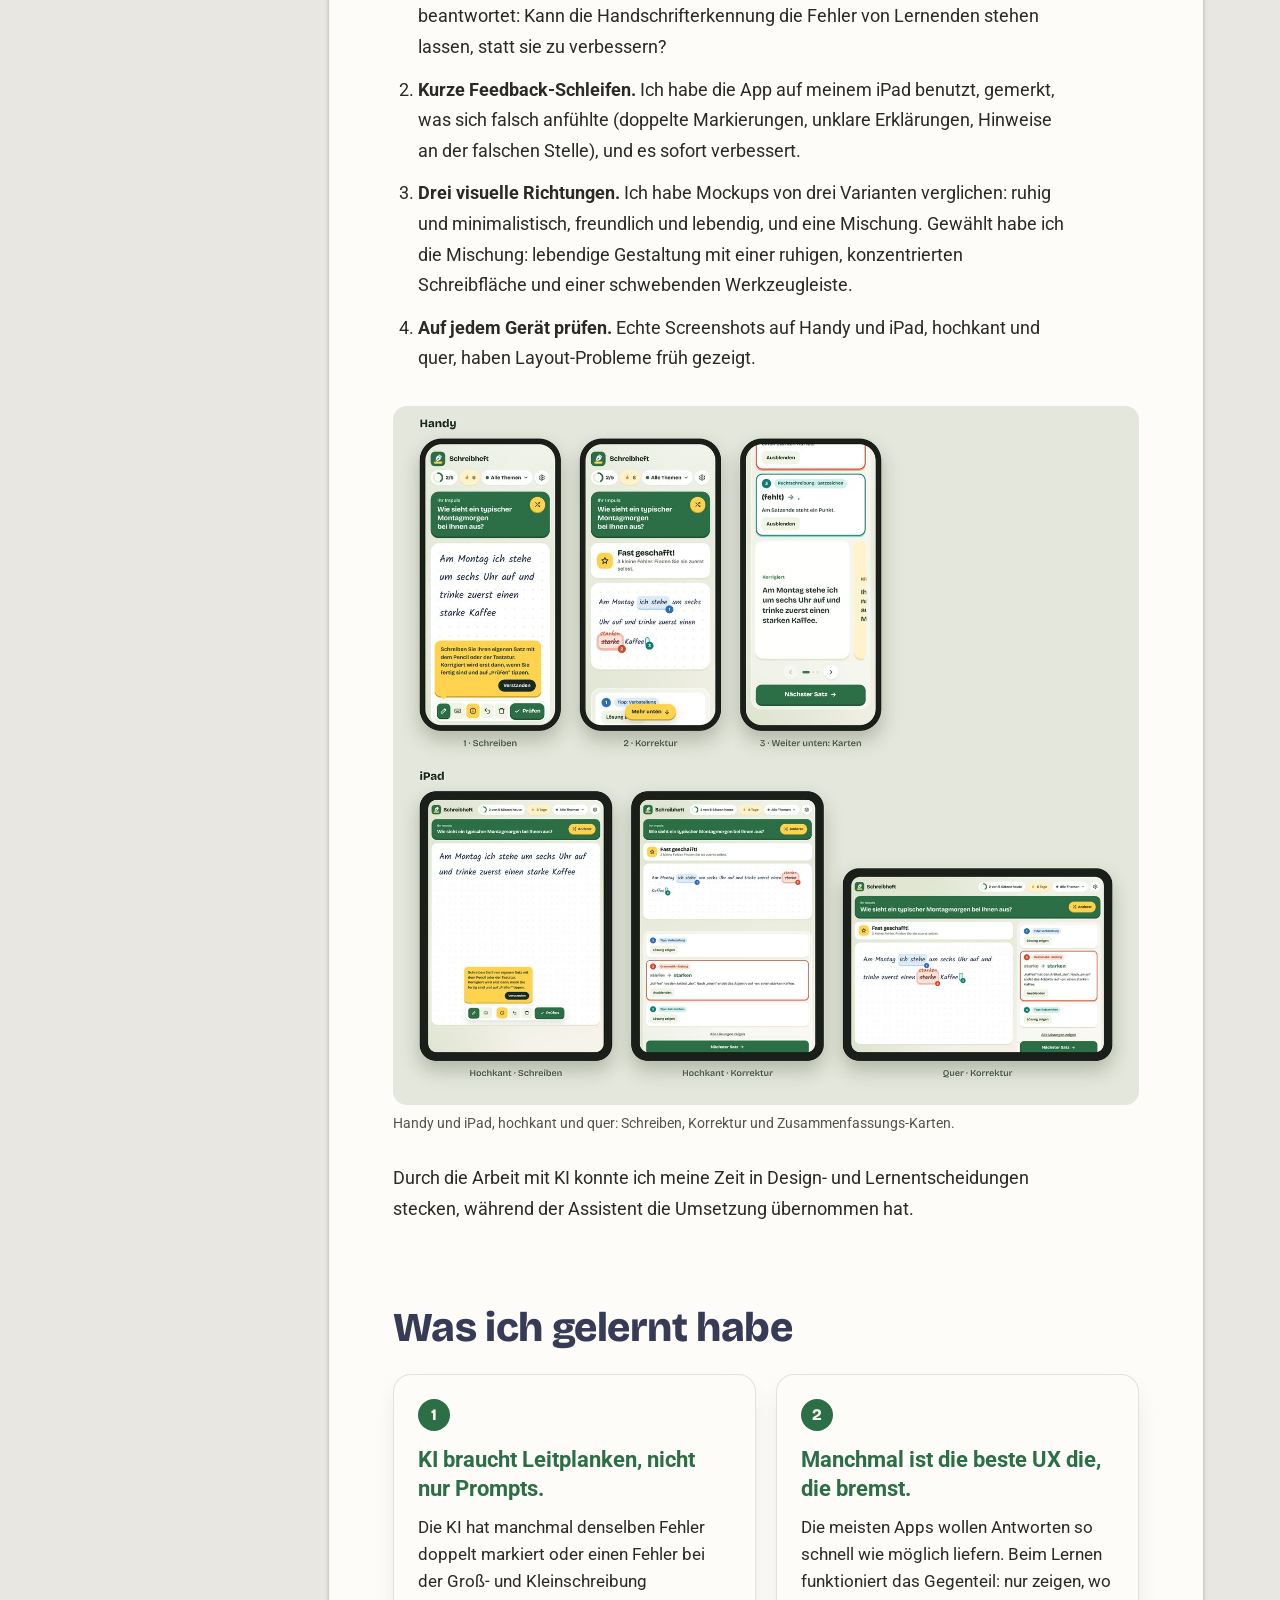
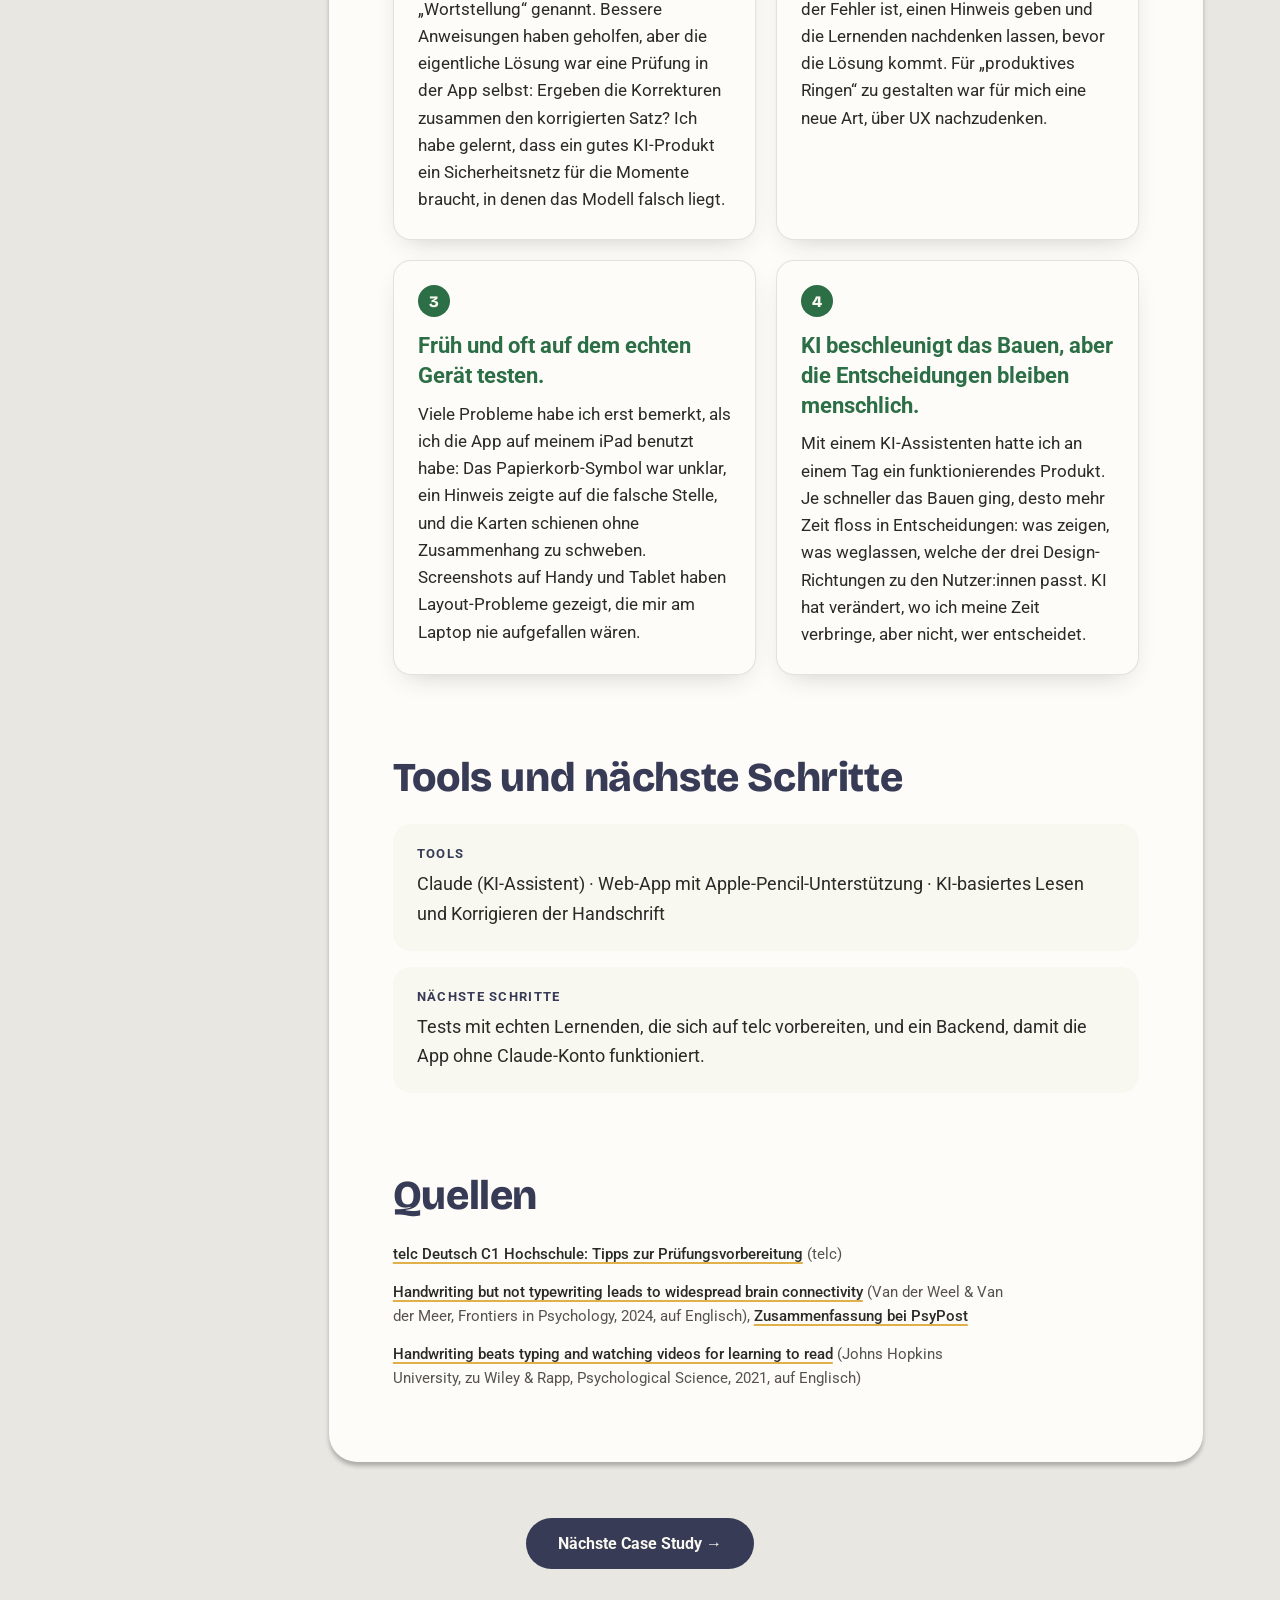
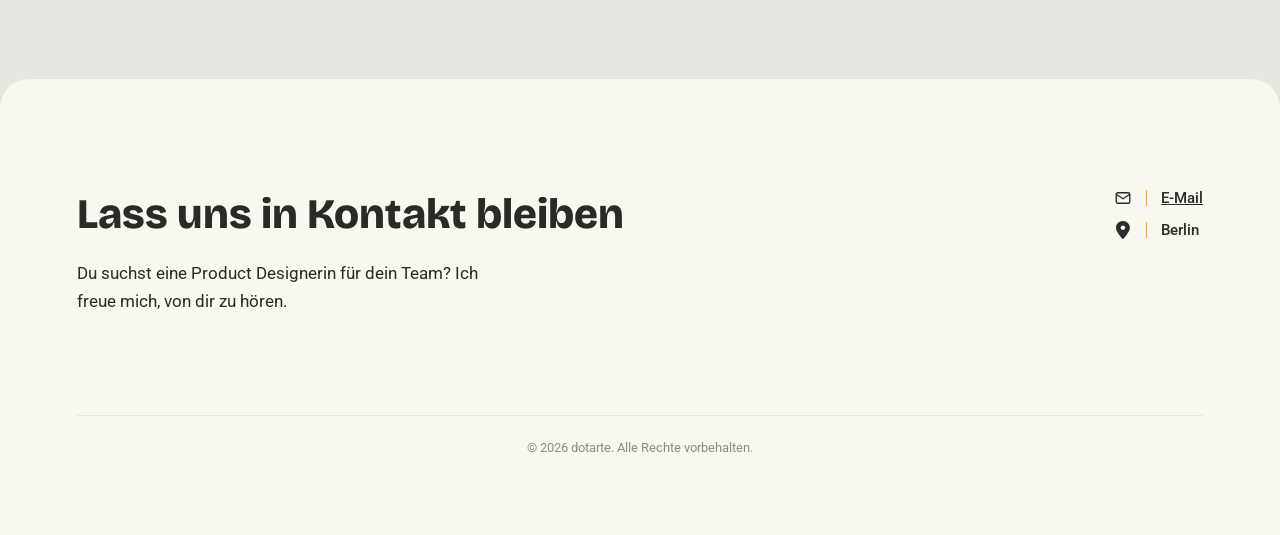
<file: projects/schreibheft/schreibheft.html>
<!DOCTYPE html>
<html lang="de">
<head>
<meta charset="UTF-8">
<meta name="robots" content="noindex, nofollow">
<meta name="viewport" content="width=device-width, initial-scale=1.0">
<title>Schreibheft — Schreibtraining für Deutschlernende</title>
<link rel="preconnect" href="https://fonts.googleapis.com">
<link rel="preconnect" href="https://fonts.gstatic.com" crossorigin>
<link href="https://fonts.googleapis.com/css2?family=Roboto:wght@400;500;700&family=Bricolage+Grotesque:opsz,wght@12..96,400..800&display=swap" rel="stylesheet">
<link rel="alternate" hreflang="en" href="../../en/projects/schreibheft/schreibheft.html">
<link rel="stylesheet" href="schreibheft.css">
</head>
<body>

<nav class="pill-nav" id="mainNav">
  <a href="../../index.html" class="logo-dot" aria-label="Zur Startseite"></a>
</nav>

<nav class="pill-nav lang-nav" id="langNav">
  <ul class="lang-switch">
    <li><a href="schreibheft.html" lang="de" hreflang="de" aria-label="Deutsch" aria-current="true">DE</a></li>
    <li aria-hidden="true">|</li>
    <li><a href="../../en/projects/schreibheft/schreibheft.html" lang="en" hreflang="en" aria-label="English">EN</a></li>
  </ul>
</nav>

<button class="scroll-top-float" id="scrollTopFloat" onclick="document.getElementById('top').scrollIntoView({behavior:'smooth'})" aria-label="Nach oben scrollen">
  <svg viewBox="0 0 24 24" fill="none"><path d="M5 15l7-7 7 7" stroke="currentColor" stroke-width="2" stroke-linecap="round" stroke-linejoin="round"/></svg>
</button>

<section class="hero-section" id="top">
  <div class="hero-inner">
    <div class="hero-media">
      <div class="hero-banner hero-banner--green">
        <img src="images/hero-banner.jpg" alt="Schreibheft auf einem iPad: der Schreibimpuls des Tages und eine leere Seite mit der schwebenden Werkzeugleiste">
      </div>
    </div>


    <div class="hero-grid">
      <div class="hero-copy">
        <p class="hero-kicker">Side Project · Product &amp; UX Design</p>
        <h1 class="headline-font hero-title">Von Hand schreiben, Fehler verstehen</h1>
        <p class="hero-subtitle">Ein digitales Übungsheft für Deutschlernende auf B2–C1-Niveau, an einem Tag gebaut mit einem KI-Assistenten.</p>
      </div>

      <div class="meta-columns">
        <div class="meta-col">
          <div class="meta-block">
            <h3>Rolle</h3>
            <ul><li>Product &amp; UX Design</li></ul>
          </div>
          <div class="meta-block">
            <h3>Plattform</h3>
            <ul><li>Fokus auf iPad</li><li>Web-App, auch für Handy und Desktop</li></ul>
          </div>
        </div>
        <div class="meta-col">
          <div class="meta-block">
            <h3>Zielgruppe</h3>
            <ul><li>Lernende auf B2–C1-Niveau</li></ul>
          </div>
          <div class="meta-block">
            <h3>Zeitraum</h3>
            <ul><li>1 Tag</li></ul>
          </div>
        </div>
      </div>
    </div>
  </div>
</section>

<main class="case-section">
  <div class="case-layout">

    <aside class="toc">
      <details class="toc-details" open>
        <summary class="toc-toggle">
          Inhaltsverzeichnis
          <svg class="toc-toggle-icon" viewBox="0 0 24 24" fill="none"><path d="M6 9l6 6 6-6" stroke="currentColor" stroke-width="2" stroke-linecap="round" stroke-linejoin="round"/></svg>
        </summary>
        <!-- Wird automatisch aus den Abschnitten unten gebaut (shared.js) -->
        <ul class="toc-list" data-auto></ul>
      </details>
    </aside>

    <div class="case-content">

    <section class="block" id="start">
      <h2 class="section-eyebrow">Wie alles anfing</h2>
      <p>Als ich mich auf telc C1 vorbereitet habe, ist mir bei mir selbst und bei anderen im Kurs dasselbe aufgefallen: Schreiben war der schwierigste Teil, obwohl wir alle schon gut Deutsch sprechen und verstehen konnten. Jede und jeder hatte eigene Strategien dafür entwickelt.</p>
      <p>Ich habe meinen eigenen Workaround gefunden. Ich wollte von Hand schreiben, aber ein Heft aus Papier zeigt mir nicht, was falsch ist, so wie die Autokorrektur am Computer. Also habe ich auf dem iPad mit dem Apple Pencil geschrieben, die Handschrift von iOS in Text umwandeln lassen und dann geprüft, ob alles richtig war.</p>
      <p>Schreibheft macht aus diesem Workaround eine App. Zusammen mit einem KI-Assistenten wollte ich schnell herausfinden, ob die Idee funktioniert: zuerst für mich selbst, aber von Anfang an mit Blick auf andere Lernende.</p>
    </section>

    <section class="block" id="problem">
      <h2 class="section-eyebrow">Das Problem</h2>
      <p>Viele Deutschlernende auf B2- und C1-Niveau sprechen fließend, tun sich aber schwer damit, korrekt zu schreiben.</p>
      <ul class="point-list">
        <li><strong>Prüfungen werden auf Papier geschrieben.</strong> Zertifikate wie telc legt man mit einem Antwortbogen aus Papier ab. In telc Deutsch C1 Hochschule zum Beispiel haben die Teilnehmenden 70 Minuten Zeit für einen Text von etwa 350 Wörtern. Eine Rechtschreibprüfung gibt es dabei nicht.</li>
        <li><strong>Alltags-Tools verstecken Fehler.</strong> Autokorrektur und Rechtschreibprüfung verbessern Fehler still und leise. Lernende sehen nie, was sie falsch gemacht haben, und dieselben Fehler tauchen in der Prüfung wieder auf.</li>
        <li><strong>Feedback ist schwer zu bekommen.</strong> Eine Lehrkraft, die Texte korrigiert, ist teuer, und allgemeine Grammatik-Tools schreiben Sätze um, statt sie zu erklären.</li>
      </ul>
    </section>

    <section class="block" id="handschrift" data-toc="Warum Handschrift">
      <h2 class="section-eyebrow">Warum Handschrift</h2>
      <p>Studien deuten darauf hin, dass Schreiben von Hand das Gehirn stärker beansprucht als Tippen, und das kann beim Lernen helfen.</p>
      <ul class="point-list">
        <li>
          <p><strong>Mehr Vernetzung im Gehirn.</strong> In einer EEG-Studie von 2024 haben Van der Weel und Van der Meer 36 Studierende beobachtet, die Wörter mit einem digitalen Stift geschrieben und auf einer Tastatur getippt haben. Beim Schreiben von Hand waren Gehirnregionen, die mit Gedächtnis und Lernen zu tun haben, deutlich stärker miteinander vernetzt. Geschrieben wurde auf einem Touchscreen mit digitalem Stift, ganz ähnlich wie mit dem Apple Pencil auf dem iPad.</p>
          <p class="note">Hinweis: Die Studie hat Gehirnaktivität gemessen, keine Testergebnisse.</p>
        </li>
        <li>
          <p><strong>Schneller lernen in einer neuen Sprache.</strong> In einer Studie der Johns Hopkins University (Wiley &amp; Rapp, Psychological Science, 2021) haben 42 Erwachsene das arabische Alphabet gelernt: durch Schreiben, Tippen oder Videos. Die Gruppe, die von Hand geschrieben hat, lernte schneller und war besser darin, neue Wörter zu schreiben, zu buchstabieren und zu lesen. Die Autor:innen raten erwachsenen Sprachlernenden, das Lernen mit Apps um „gute, altmodische Papierarbeit“ zu ergänzen.</p>
          <p class="note">Hinweis: Die Studie hat das Lernen von Buchstaben untersucht, nicht das Schreiben ganzer Sätze.</p>
        </li>
      </ul>
      <p>Zusammen stützen die beiden Studien die Idee hinter Schreibheft: von Hand schreiben üben und die eigenen Fehler sehen.</p>
    </section>

    <section class="block" id="idee">
      <h2 class="section-eyebrow">Die Idee</h2>
      <p>Schreibheft ist ein Übungsheft, in dem Lernende ihren eigenen Satz schreiben, von Hand mit dem Apple Pencil oder über die Tastatur. Korrigiert wird erst, wenn sie auf „Prüfen“ tippen. Die Autokorrektur ist ausgeschaltet, und die Handschrifterkennung hat die Anweisung, jeden Fehler stehen zu lassen, statt zu raten, was gemeint war.</p>

      <figure class="demo">
        <div class="demo-frame">
          <video src="images/schreibheft-demo.mp4" poster="images/schreibheft-demo-poster.jpg" muted loop playsinline preload="metadata" aria-label="Demo: Ein deutscher Satz wird getippt, dann auf Prüfen getippt, und Hinweise und Korrekturen werden nacheinander geöffnet"></video>
          <button class="demo-toggle" type="button" data-play="Video abspielen" data-pause="Video pausieren" aria-label="Video abspielen">
            <svg class="icon-pause" viewBox="0 0 24 24" fill="currentColor" aria-hidden="true"><rect x="6" y="5" width="4" height="14" rx="1"/><rect x="14" y="5" width="4" height="14" rx="1"/></svg>
            <svg class="icon-play" viewBox="0 0 24 24" fill="currentColor" aria-hidden="true"><path d="M8 5.5v13a1 1 0 0 0 1.5.86l11-6.5a1 1 0 0 0 0-1.72l-11-6.5A1 1 0 0 0 8 5.5z"/></svg>
          </button>
        </div>
        <figcaption>Vom geschriebenen Satz zur Korrektur: Fehler werden zuerst nur markiert, Hinweise und Lösungen öffnen sich nacheinander.</figcaption>
      </figure>
    </section>

    <section class="block" id="entscheidungen" data-toc="Design-Entscheidungen">
      <h2 class="section-eyebrow">Wichtige Design-Entscheidungen</h2>
      <div class="decision-cards decision-cards--grid">
        <div class="decision-card">
          <span class="decision-icon"><svg viewBox="0 0 24 24" fill="none" stroke="currentColor" stroke-width="1.8" stroke-linecap="round" stroke-linejoin="round" aria-hidden="true"><path d="M2 12s3.6-7 10-7 10 7 10 7-3.6 7-10 7S2 12 2 12z"/><circle cx="12" cy="12" r="3"/></svg></span>
          <h3>Erst nachdenken, dann aufdecken.</h3>
          <p>Fehler werden zuerst nur markiert. Zu jedem gibt es vor der Lösung einen kleinen Hinweis („Tipp: Endung“), und die Lösungen öffnen Lernende einzeln.</p>
        </div>
        <div class="decision-card">
          <span class="decision-icon"><svg viewBox="0 0 24 24" fill="none" stroke="currentColor" stroke-width="1.8" stroke-linecap="round" stroke-linejoin="round" aria-hidden="true"><path d="M4 20h4L19 9l-4-4L4 16v4z"/><path d="M13 7l4 4"/></svg></span>
          <h3>Feedback wie von einer Lehrkraft.</h3>
          <p>Die Korrektur steht in roter Handschrift direkt über den eigenen Wörtern, mit einer kurzen Erklärung in einfacher Sprache und ohne Grammatik-Fachbegriffe.</p>
        </div>
        <div class="decision-card">
          <span class="decision-icon"><svg viewBox="0 0 24 24" fill="none" stroke="currentColor" stroke-width="1.8" stroke-linecap="round" stroke-linejoin="round" aria-hidden="true"><rect x="4" y="4" width="6.5" height="6.5" rx="1.5"/><rect x="13.5" y="4" width="6.5" height="6.5" rx="1.5"/><rect x="4" y="13.5" width="6.5" height="6.5" rx="1.5"/><rect x="13.5" y="13.5" width="6.5" height="6.5" rx="1.5"/></svg></span>
          <h3>Vier klare Fehlerarten.</h3>
          <p>Rechtschreibung, Grammatik, Wortstellung und Ausdruck. Jede hat ihre eigene Farbe, so werden Muster sichtbar.</p>
        </div>
        <div class="decision-card">
          <span class="decision-icon"><svg viewBox="0 0 24 24" fill="none" stroke="currentColor" stroke-width="1.8" stroke-linecap="round" stroke-linejoin="round" aria-hidden="true"><rect x="8" y="4" width="12" height="16" rx="2"/><path d="M5 7v11a2 2 0 0 0 2 2"/></svg></span>
          <h3>Karten zum Wischen.</h3>
          <p>Der korrigierte Satz, eine natürlichere Version, eine formellere Version für Briefe und Anfragen und Tipps für das nächste Mal.</p>
        </div>
        <div class="decision-card">
          <span class="decision-icon"><svg viewBox="0 0 24 24" fill="none" stroke="currentColor" stroke-width="1.8" stroke-linecap="round" stroke-linejoin="round" aria-hidden="true"><path d="M12 3c1 3 5 5 5 10a5 5 0 0 1-10 0c0-2.5 1.5-4 2.5-5 .3 1.5 1 2.5 2 3 0-3-1-5.5.5-8z"/></svg></span>
          <h3>Leichte Motivation.</h3>
          <p>Ein Tagesziel, eine Serie und 70 Schreibimpulse in 7 Themen, darunter formelle Briefe, wie man sie für Prüfungen übt.</p>
        </div>
        <div class="decision-card">
          <span class="decision-icon"><svg viewBox="0 0 24 24" fill="none" stroke="currentColor" stroke-width="1.8" stroke-linecap="round" stroke-linejoin="round" aria-hidden="true"><rect x="5" y="3" width="14" height="18" rx="2.5"/><path d="M11 18h2"/></svg></span>
          <h3>Zuerst fürs iPad gebaut.</h3>
          <p>Eine schwebende Werkzeugleiste, Hinweise, die auf den erklärten Button zeigen, und Layouts, die sich an Handy, Tablet und Desktop anpassen.</p>
        </div>
      </div>

      <!-- Einzelne Screens (vorerst ausgeblendet, die Geräte-Übersicht unter „Vorgehen“ zeigt sie):
      <figure class="shot-pair">
        <img src="images/screen-correction.png" alt="Korrektur-Ansicht: rote Handschrift über den Wörtern, mit kurzer Erklärung">
        <img src="images/screen-summary.png" alt="Zusammenfassungs-Karte mit korrigiertem Satz und natürlicherer Version">
      </figure>
      -->
    </section>

    <section class="block" id="vorgehen">
      <h2 class="section-eyebrow">Vorgehen</h2>
      <p>Ich habe Schreibheft zusammen mit einem KI-Assistenten (Claude) gebaut. So kam ich an einem Tag von der Idee zu einem funktionierenden, testbaren Produkt.</p>
      <ol class="steps">
        <li><strong>Den riskantesten Teil zuerst testen.</strong> Ein schneller Prototyp hat eine Frage beantwortet: Kann die Handschrifterkennung die Fehler von Lernenden stehen lassen, statt sie zu verbessern?</li>
        <li><strong>Kurze Feedback-Schleifen.</strong> Ich habe die App auf meinem iPad benutzt, gemerkt, was sich falsch anfühlte (doppelte Markierungen, unklare Erklärungen, Hinweise an der falschen Stelle), und es sofort verbessert.</li>
        <li><strong>Drei visuelle Richtungen.</strong> Ich habe Mockups von drei Varianten verglichen: ruhig und minimalistisch, freundlich und lebendig, und eine Mischung. Gewählt habe ich die Mischung: lebendige Gestaltung mit einer ruhigen, konzentrierten Schreibfläche und einer schwebenden Werkzeugleiste.</li>
        <li><strong>Auf jedem Gerät prüfen.</strong> Echte Screenshots auf Handy und iPad, hochkant und quer, haben Layout-Probleme früh gezeigt.</li>
      </ol>

      <figure class="shot">
        <img src="images/schreibheft-devices.jpg" alt="Schreibheft auf Handy und iPad: Schreiben von Hand, die Korrektur mit markierten Fehlern und die Zusammenfassungs-Karten, auf dem iPad hochkant und quer" loading="lazy">
        <figcaption>Handy und iPad, hochkant und quer: Schreiben, Korrektur und Zusammenfassungs-Karten.</figcaption>
      </figure>

      <p>Durch die Arbeit mit KI konnte ich meine Zeit in Design- und Lernentscheidungen stecken, während der Assistent die Umsetzung übernommen hat.</p>
    </section>

    <section class="block" id="gelernt">
      <h2 class="section-eyebrow">Was ich gelernt habe</h2>
      <div class="learn-cards">
        <div class="learn-card">
          <span class="learn-number" aria-hidden="true">1</span>
          <h3>KI braucht Leitplanken, nicht nur Prompts.</h3>
          <p>Die KI hat manchmal denselben Fehler doppelt markiert oder einen Fehler bei der Groß- und Kleinschreibung „Wortstellung“ genannt. Bessere Anweisungen haben geholfen, aber die eigentliche Lösung war eine Prüfung in der App selbst: Ergeben die Korrekturen zusammen den korrigierten Satz? Ich habe gelernt, dass ein gutes KI-Produkt ein Sicherheitsnetz für die Momente braucht, in denen das Modell falsch liegt.</p>
        </div>
        <div class="learn-card">
          <span class="learn-number" aria-hidden="true">2</span>
          <h3>Manchmal ist die beste UX die, die bremst.</h3>
          <p>Die meisten Apps wollen Antworten so schnell wie möglich liefern. Beim Lernen funktioniert das Gegenteil: nur zeigen, wo der Fehler ist, einen Hinweis geben und die Lernenden nachdenken lassen, bevor die Lösung kommt. Für „produktives Ringen“ zu gestalten war für mich eine neue Art, über UX nachzudenken.</p>
        </div>
        <div class="learn-card">
          <span class="learn-number" aria-hidden="true">3</span>
          <h3>Früh und oft auf dem echten Gerät testen.</h3>
          <p>Viele Probleme habe ich erst bemerkt, als ich die App auf meinem iPad benutzt habe: Das Papierkorb-Symbol war unklar, ein Hinweis zeigte auf die falsche Stelle, und die Karten schienen ohne Zusammenhang zu schweben. Screenshots auf Handy und Tablet haben Layout-Probleme gezeigt, die mir am Laptop nie aufgefallen wären.</p>
        </div>
        <div class="learn-card">
          <span class="learn-number" aria-hidden="true">4</span>
          <h3>KI beschleunigt das Bauen, aber die Entscheidungen bleiben menschlich.</h3>
          <p>Mit einem KI-Assistenten hatte ich an einem Tag ein funktionierendes Produkt. Je schneller das Bauen ging, desto mehr Zeit floss in Entscheidungen: was zeigen, was weglassen, welche der drei Design-Richtungen zu den Nutzer:innen passt. KI hat verändert, wo ich meine Zeit verbringe, aber nicht, wer entscheidet.</p>
        </div>
      </div>
    </section>

    <section class="block" id="naechste-schritte" data-toc="Tools &amp; nächste Schritte">
      <h2 class="section-eyebrow">Tools und nächste Schritte</h2>
      <div class="facts">
        <div class="decision-card">
          <h3>Tools</h3>
          <p>Claude (KI-Assistent) · Web-App mit Apple-Pencil-Unterstützung · KI-basiertes Lesen und Korrigieren der Handschrift</p>
        </div>
        <div class="decision-card">
          <h3>Nächste Schritte</h3>
          <p>Tests mit echten Lernenden, die sich auf telc vorbereiten, und ein Backend, damit die App ohne Claude-Konto funktioniert.</p>
        </div>
      </div>
    </section>

    <section class="block" id="quellen">
      <h2 class="section-eyebrow">Quellen</h2>
      <ul class="source-list">
        <li><a href="https://www.telc.net/fileadmin/user_upload/pdfs/Handbuch_und_Tipps_fuer_Pruefungsvorbereitung/Deutsch_c1_hochschule_tipps_zur_pruefungsvorbereitung.pdf" target="_blank" rel="noopener noreferrer">telc Deutsch C1 Hochschule: Tipps zur Prüfungsvorbereitung</a> (telc)</li>
        <li><a href="https://www.frontiersin.org/journals/psychology/articles/10.3389/fpsyg.2023.1219945/full" target="_blank" rel="noopener noreferrer">Handwriting but not typewriting leads to widespread brain connectivity</a> (Van der Weel &amp; Van der Meer, Frontiers in Psychology, 2024, auf Englisch), <a href="https://www.psypost.org/handwriting-activates-broader-brain-networks-than-typing-study-shows" target="_blank" rel="noopener noreferrer">Zusammenfassung bei PsyPost</a></li>
        <li><a href="https://hub.jhu.edu/2021/07/07/handwriting-more-effectively-teaches-reading-skills-brenda-rapp/" target="_blank" rel="noopener noreferrer">Handwriting beats typing and watching videos for learning to read</a> (Johns Hopkins University, zu Wiley &amp; Rapp, Psychological Science, 2021, auf Englisch)</li>
      </ul>
    </section>

    </div>

  </div>
</main>

<div class="next-case">
  <a class="next-case-link" href="../complaint-form/complaint-form.html">Nächste Case Study →</a>
</div>

<footer class="contact-section" id="kontakt">
  <div class="contact-inner">
    <div>
      <h2 class="headline-font">Lass uns in Kontakt bleiben</h2>
      <p>Du suchst eine Product Designerin für dein Team? Ich freue mich, von dir zu hören.</p>
    </div>

    <div class="contact-list">
      <div class="row">
        <svg class="row-icon" width="18" height="18" viewBox="0 0 24 24" fill="none" stroke="#2D2C2C" stroke-width="1.8" stroke-linecap="round" stroke-linejoin="round" aria-hidden="true"><rect x="3" y="5" width="18" height="14" rx="2"/><path d="M3 7l9 6 9-6"/></svg>
        <span class="divider"></span>
        <a href="#" data-mail="ZG90YXJ0ZS5wb3J0Zm9saW9AZ21haWwuY29t">E-Mail</a>
      </div>
      <!-- LinkedIn (vorübergehend ausgeblendet)
      <div class="row">
        <img class="row-icon" src="../../images/icon-linkedin.png" alt="" aria-hidden="true">
        <span class="divider"></span>
        <a href="https://linkedin.com/in/DEIN-PROFIL" target="_blank" rel="noopener noreferrer">LinkedIn</a>
      </div>
      -->
      <div class="row">
        <svg class="row-icon" width="14" height="18" viewBox="0 0 11 14" fill="none" aria-hidden="true">
          <path d="M6.11649 13.6854C7.57118 11.9254 10.8889 7.65967 10.8889 5.26362C10.8889 2.35766 8.45023 0 5.44444 0C2.43866 0 0 2.35766 0 5.26362C0 7.65967 3.31771 11.9254 4.7724 13.6854C5.12118 14.1049 5.76771 14.1049 6.11649 13.6854ZM5.44444 3.50908C5.92576 3.50908 6.38737 3.69393 6.72771 4.02297C7.06806 4.35201 7.25926 4.79829 7.25926 5.26362C7.25926 5.72895 7.06806 6.17523 6.72771 6.50427C6.38737 6.83331 5.92576 7.01816 5.44444 7.01816C4.96313 7.01816 4.50152 6.83331 4.16118 6.50427C3.82083 6.17523 3.62963 5.72895 3.62963 5.26362C3.62963 4.79829 3.82083 4.35201 4.16118 4.02297C4.50152 3.69393 4.96313 3.50908 5.44444 3.50908Z" fill="#2D2C2C"/>
        </svg>
        <span class="divider"></span>
        <span>Berlin</span>
      </div>
    </div>
  </div>

  <p class="copyright">© <span id="copyright-year">2026</span> dotarte. Alle Rechte vorbehalten.</p>
</footer>

<script src="../shared.js"></script>

</body>
</html>
</file>
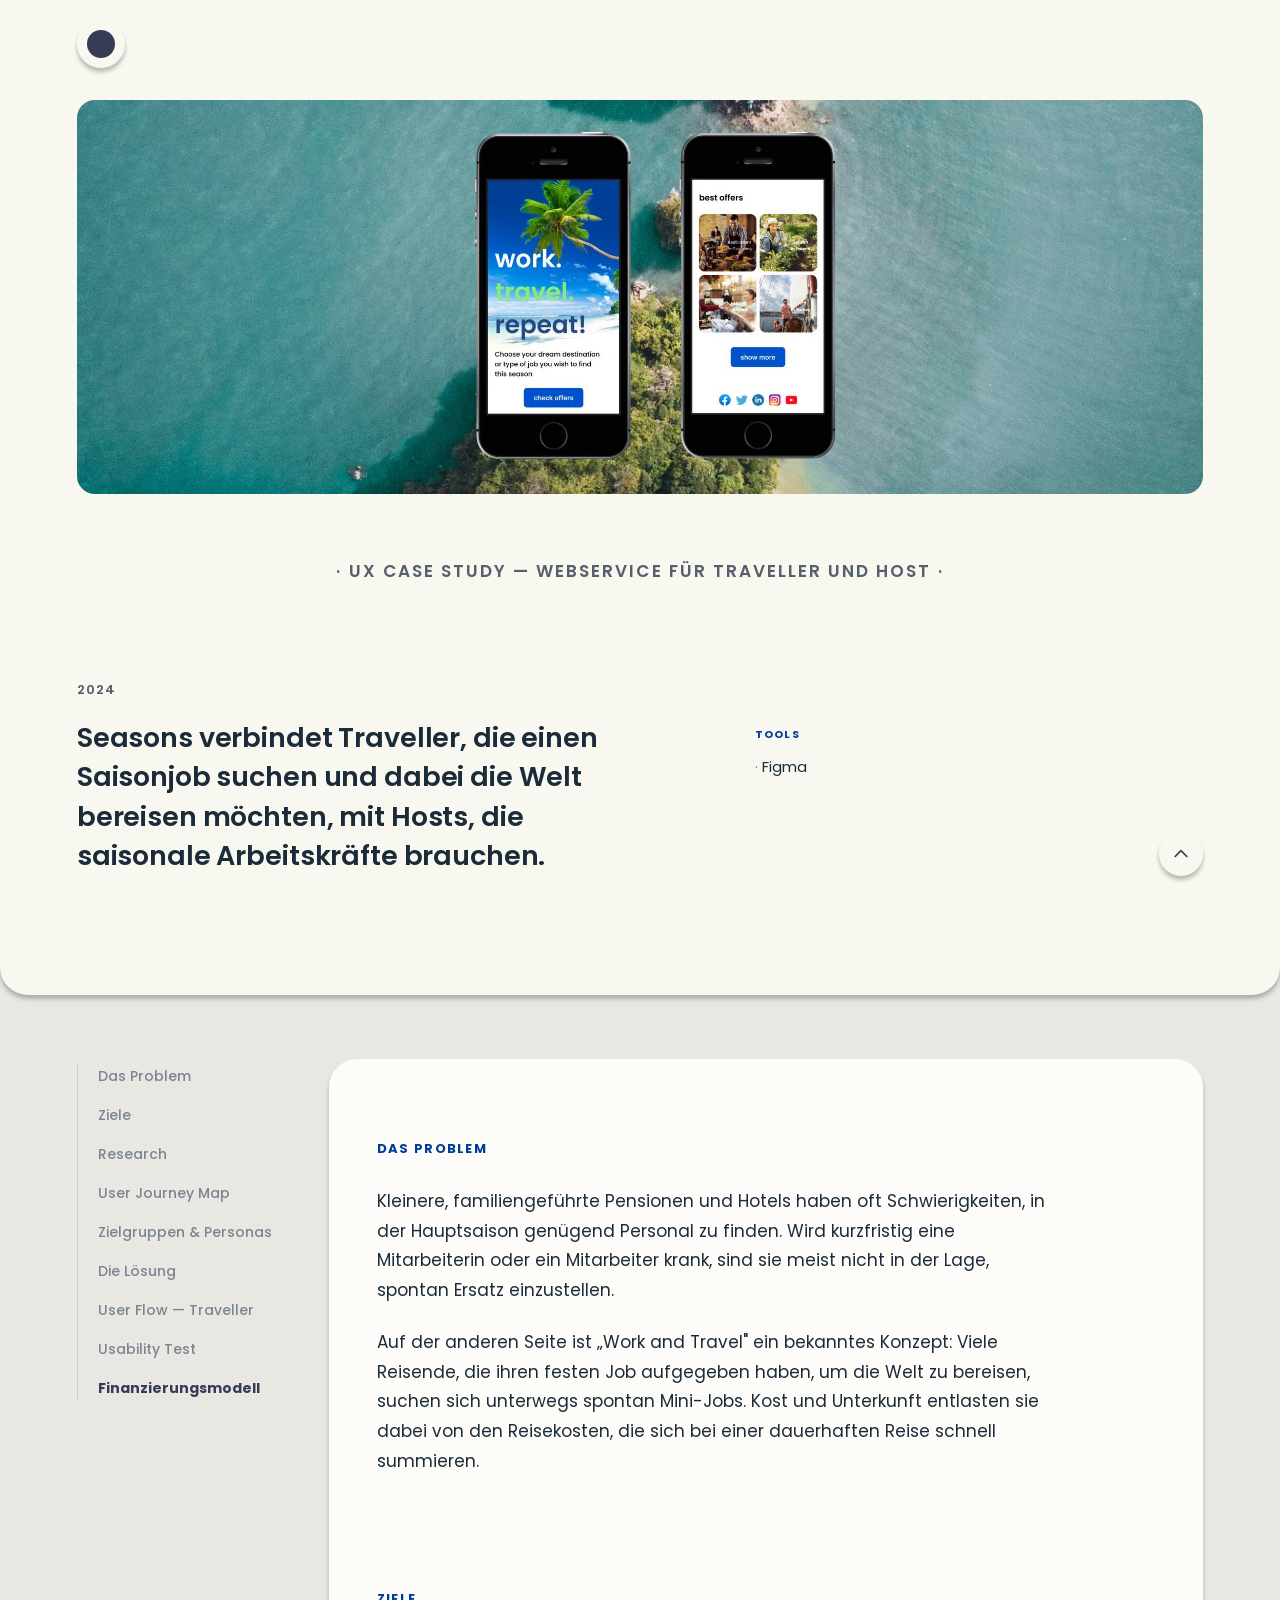
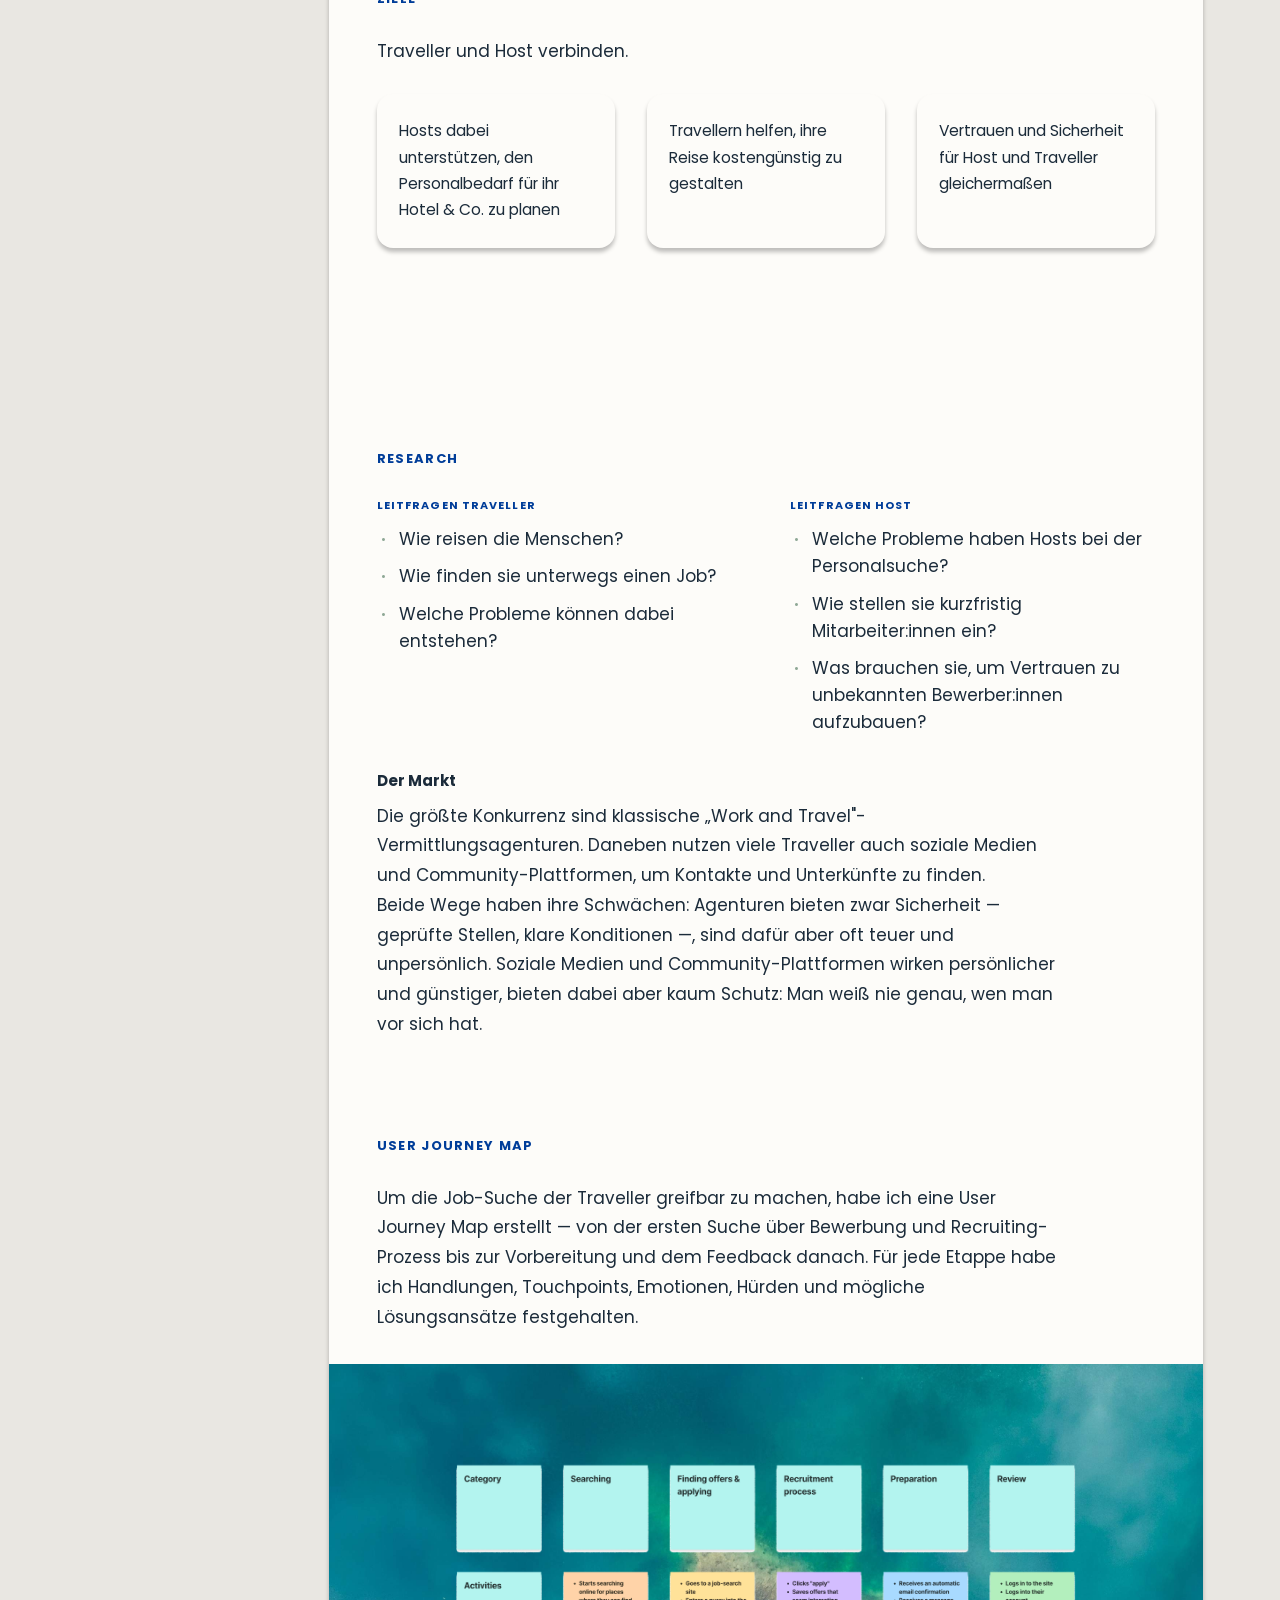
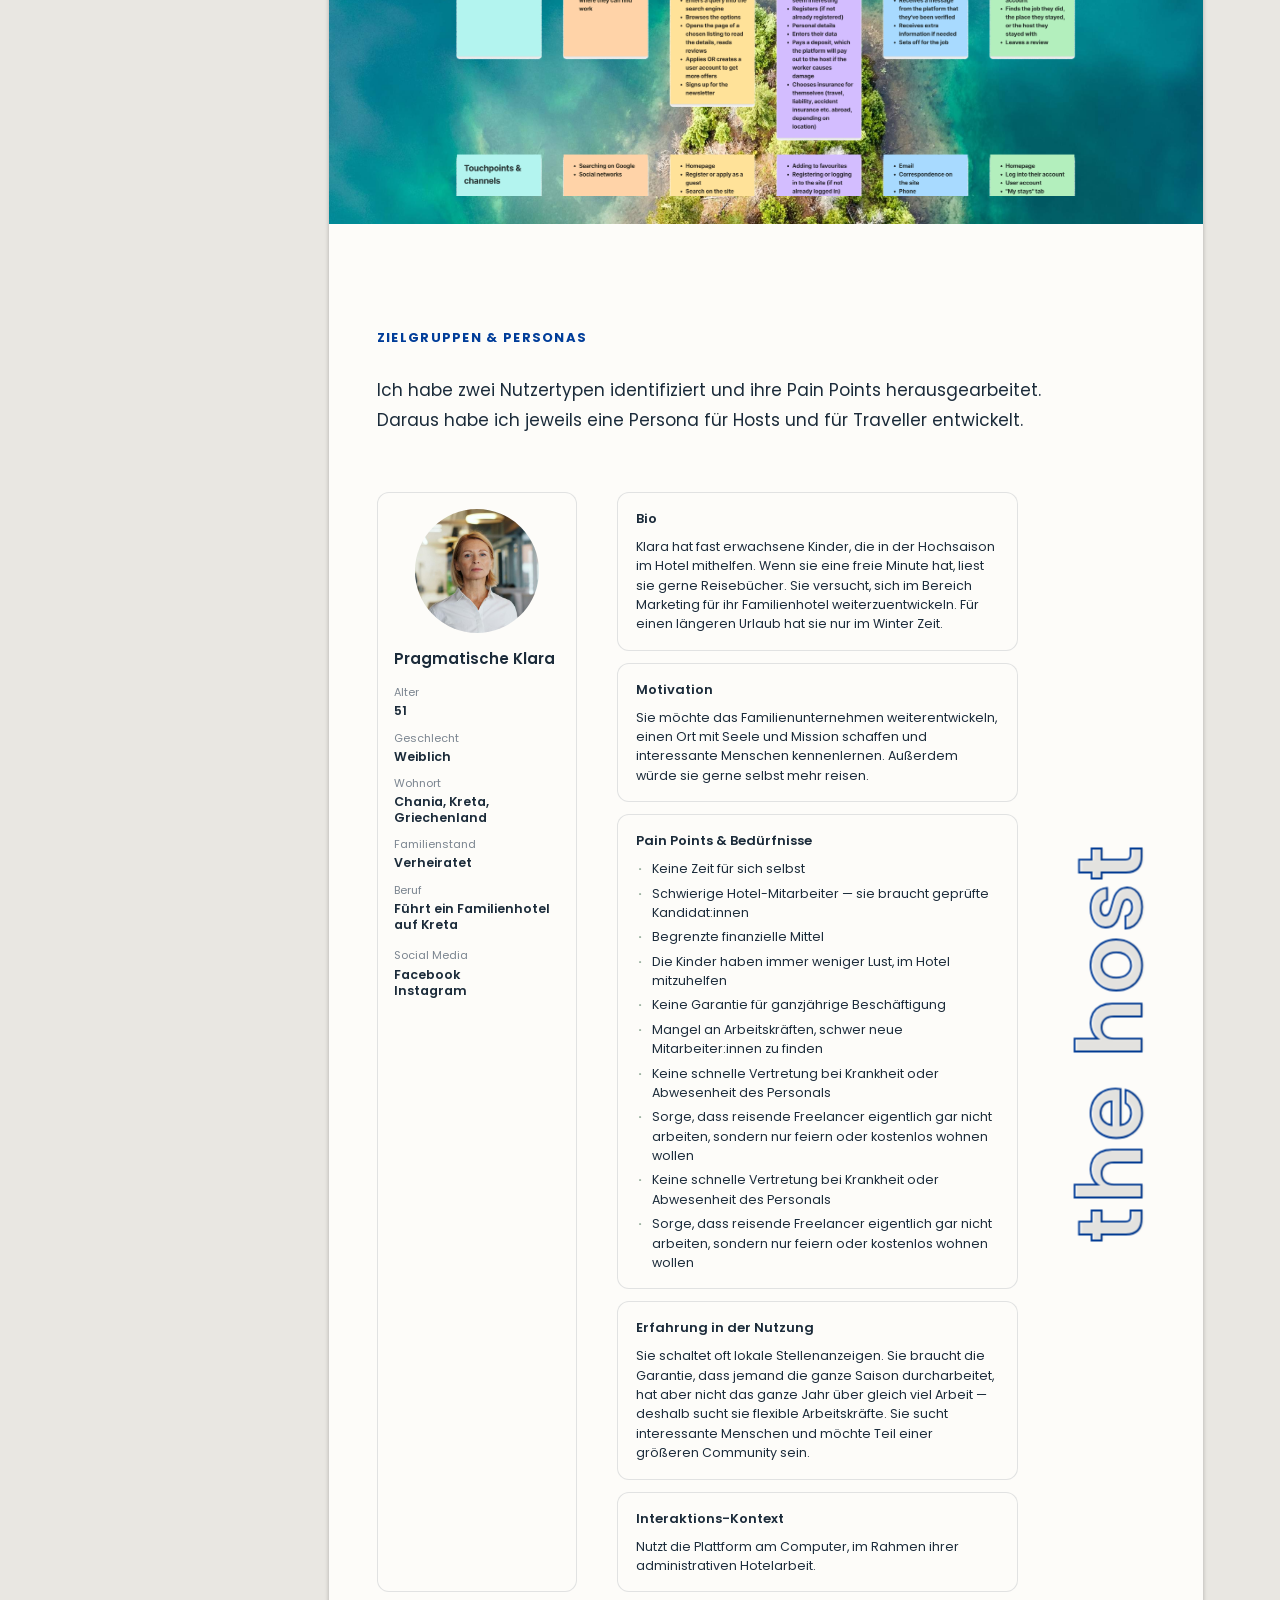
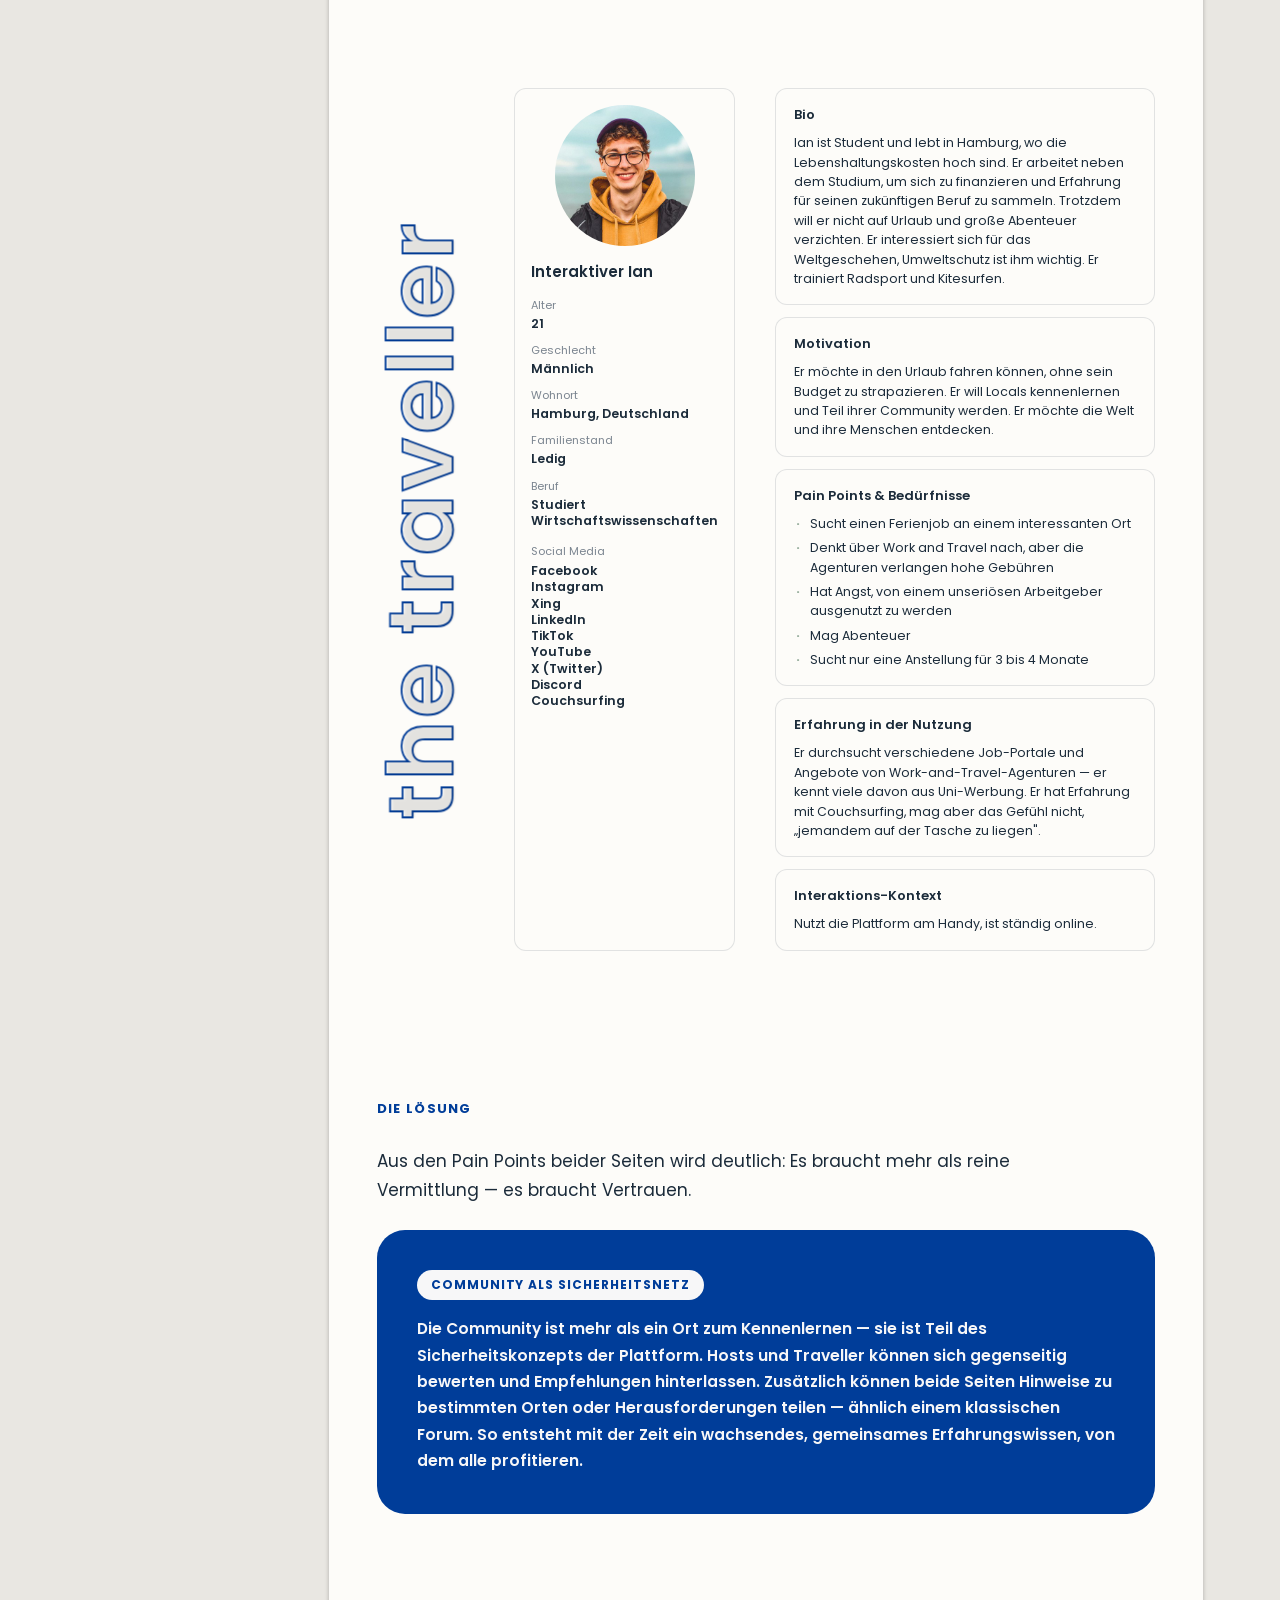
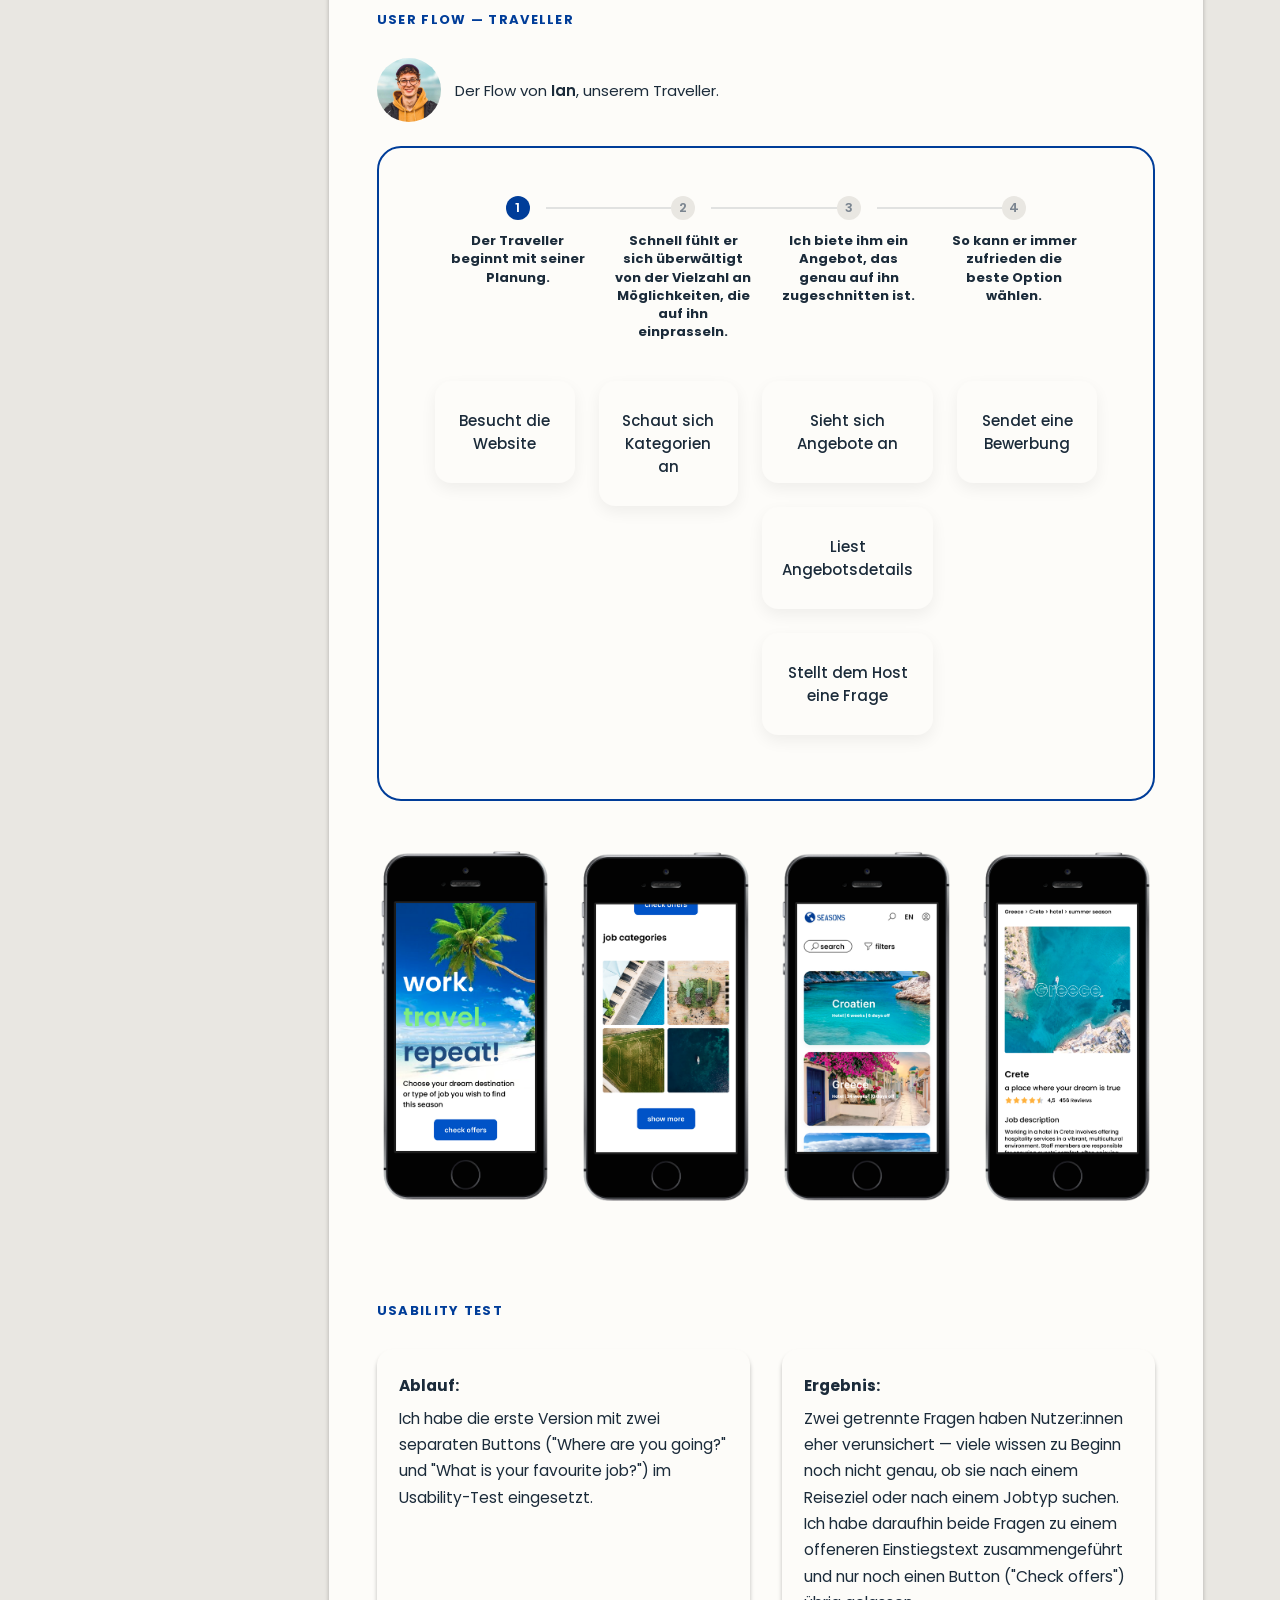
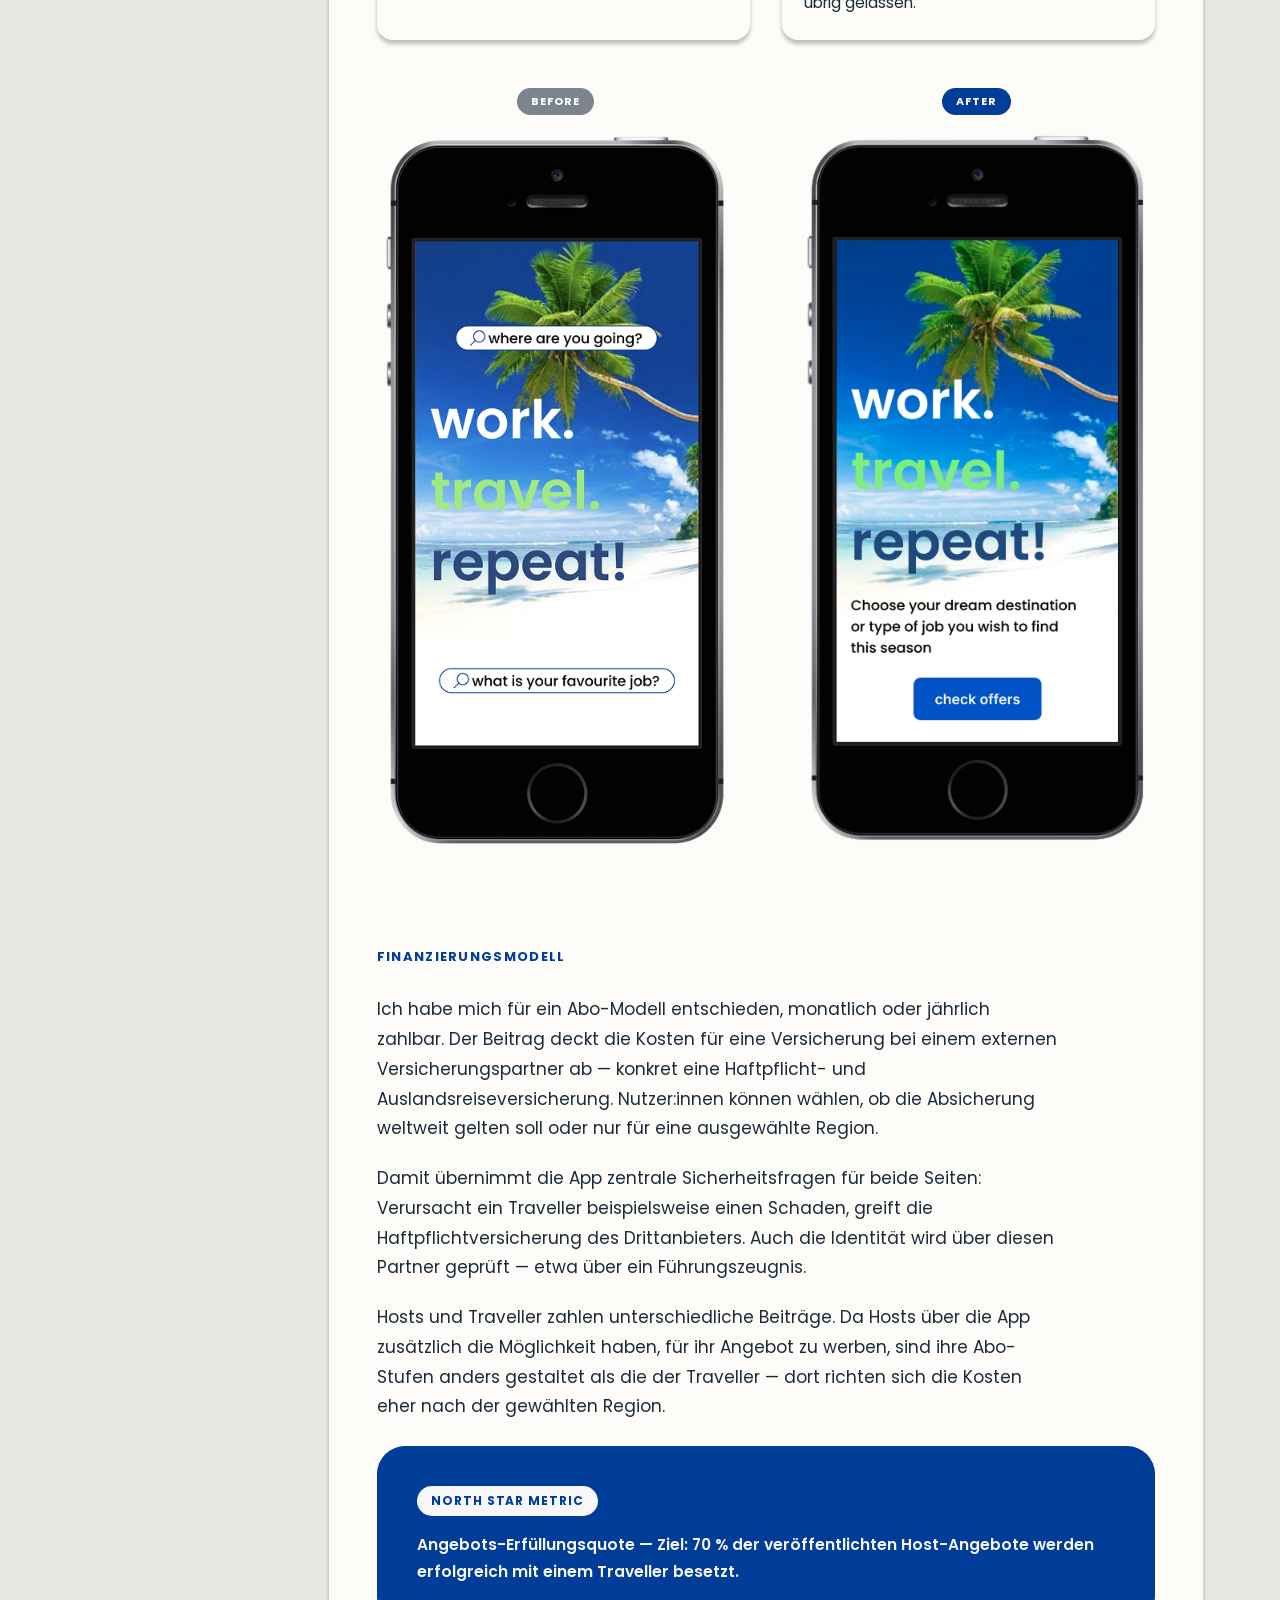
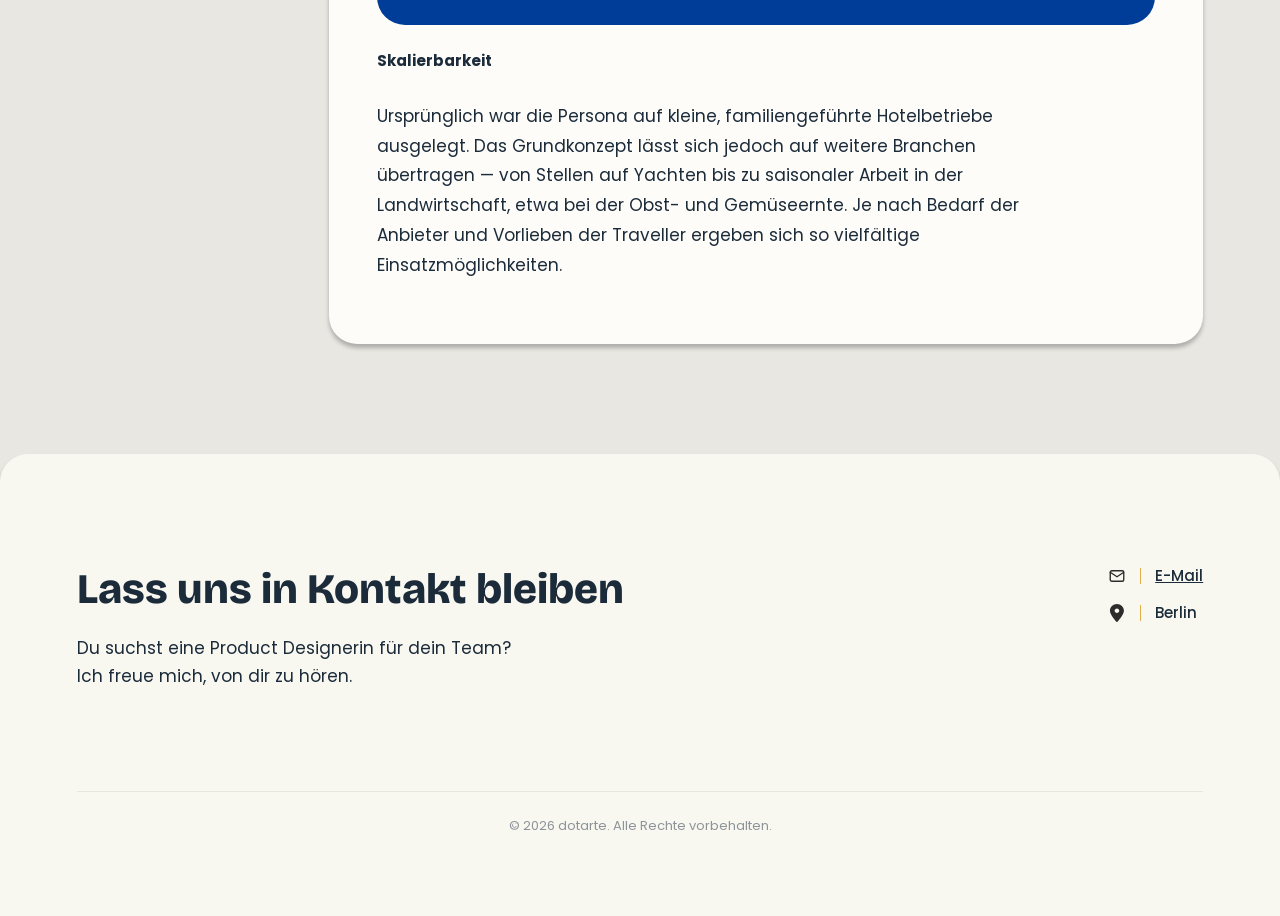
<file: projects/seasons/seasons.html>
<!DOCTYPE html>
<html lang="de">
<head>
<meta charset="UTF-8">
<meta name="robots" content="noindex, nofollow">
<meta name="viewport" content="width=device-width, initial-scale=1.0">
<title>Seasons — Product Design Case</title>
<link rel="preconnect" href="https://fonts.googleapis.com">
<link rel="preconnect" href="https://fonts.gstatic.com" crossorigin>
<link href="https://fonts.googleapis.com/css2?family=Poppins:wght@400;500;600;700;800&family=Bricolage+Grotesque:opsz,wght@12..96,400..800&display=swap" rel="stylesheet">
<link rel="stylesheet" href="seasons.css">
</head>
<body>

<nav class="pill-nav" id="mainNav">
  <a href="../../index.html" class="logo-dot" aria-label="Zur Startseite"></a>
</nav>

<button class="scroll-top-float" id="scrollTopFloat" onclick="document.getElementById('top').scrollIntoView({behavior:'smooth'})" aria-label="Nach oben scrollen">
  <svg viewBox="0 0 24 24" fill="none"><path d="M5 15l7-7 7 7" stroke="currentColor" stroke-width="2" stroke-linecap="round" stroke-linejoin="round"/></svg>
</button>

<section class="hero-section" id="top">
  <div class="hero-inner">
  <div class="hero-media">
    <img class="hero-banner" src="images/hero-banner.jpg" alt="Seasons App Screens auf mehreren Geräten">
  </div>

  <p class="eyebrow">· UX Case Study — Webservice für Traveller und Host ·</p>

  <div class="hero-grid">
    <div class="hero-copy">
      <p class="date-range">2024</p>
      <h1>Seasons verbindet Traveller, die einen Saisonjob suchen und dabei die Welt bereisen möchten, mit Hosts, die saisonale Arbeitskräfte brauchen.</h1>
    </div>

    <div class="meta-columns">
      <div class="meta-block">
        <h3>Tools</h3>
        <ul>
          <li>Figma</li>
        </ul>
      </div>
    </div>
  </div>
  </div>
</section>

<div class="case-section">
<div class="case-layout">
  <aside class="toc">
    <details class="toc-details" open>
      <summary class="toc-toggle">
        Inhaltsverzeichnis
        <svg class="toc-toggle-icon" viewBox="0 0 24 24" fill="none"><path d="M6 9l6 6 6-6" stroke="currentColor" stroke-width="2" stroke-linecap="round" stroke-linejoin="round"/></svg>
      </summary>
      <ul class="toc-list">
        <li><a href="#problem" class="toc-link" data-target="problem">Das Problem</a></li>
        <li><a href="#goals" class="toc-link" data-target="goals">Ziele</a></li>
        <li><a href="#research" class="toc-link" data-target="research">Research</a></li>
        <li><a href="#journeymap" class="toc-link" data-target="journeymap">User Journey Map</a></li>
        <li><a href="#personas" class="toc-link" data-target="personas">Zielgruppen & Personas</a></li>
        <li><a href="#solution" class="toc-link" data-target="solution">Die Lösung</a></li>
        <li><a href="#userflow" class="toc-link" data-target="userflow">User Flow — Traveller</a></li>
        <li><a href="#usability" class="toc-link" data-target="usability">Usability Test</a></li>
        <li><a href="#finanzierung" class="toc-link" data-target="finanzierung">Finanzierungsmodell</a></li>
        <!-- <li><a href="#designsystem" class="toc-link" data-target="designsystem">Design System</a></li> -->
        <!-- <li><a href="#responsive" class="toc-link" data-target="responsive">Responsive Design</a></li> -->
      </ul>
    </details>
  </aside>

  <div class="case-content">

<section class="problem" id="problem">
  <h2 class="section-eyebrow">Das Problem</h2>

  <div class="problem-copy">
    <p>Kleinere, familiengeführte Pensionen und Hotels haben oft Schwierigkeiten, in der Hauptsaison genügend Personal zu finden. Wird kurzfristig eine Mitarbeiterin oder ein Mitarbeiter krank, sind sie meist nicht in der Lage, spontan Ersatz einzustellen.</p>

    <p>Auf der anderen Seite ist „Work and Travel" ein bekanntes Konzept: Viele Reisende, die ihren festen Job aufgegeben haben, um die Welt zu bereisen, suchen sich unterwegs spontan Mini-Jobs. Kost und Unterkunft entlasten sie dabei von den Reisekosten, die sich bei einer dauerhaften Reise schnell summieren.</p>
  </div>
</section>

<section class="goals" id="goals">
  <h2 class="section-eyebrow">Ziele</h2>
  <p class="goals-intro">Traveller und Host verbinden.</p>

  <div class="goals-cards">
    <div class="goal-card">
      <p>Hosts dabei unterstützen, den Personalbedarf für ihr Hotel & Co. zu planen</p>
    </div>
    <div class="goal-card">
      <p>Travellern helfen, ihre Reise kostengünstig zu gestalten</p>
    </div>
    <div class="goal-card">
      <p>Vertrauen und Sicherheit für Host und Traveller gleichermaßen</p>
    </div>
  </div>
</section>

<section class="research" id="research">
  <h2 class="section-eyebrow">Research</h2>

  <div class="research-columns">
    <div class="research-column">
      <span class="research-label">Leitfragen Traveller</span>
      <ul class="research-questions">
        <li>Wie reisen die Menschen?</li>
        <li>Wie finden sie unterwegs einen Job?</li>
        <li>Welche Probleme können dabei entstehen?</li>
      </ul>
    </div>
    <div class="research-column">
      <span class="research-label">Leitfragen Host</span>
      <ul class="research-questions">
        <li>Welche Probleme haben Hosts bei der Personalsuche?</li>
        <li>Wie stellen sie kurzfristig Mitarbeiter:innen ein?</li>
        <li>Was brauchen sie, um Vertrauen zu unbekannten Bewerber:innen aufzubauen?</li>
      </ul>
    </div>
  </div>

  <h3 class="research-subtitle">Der Markt</h3>
  <p class="research-copy">Die größte Konkurrenz sind klassische „Work and Travel"-Vermittlungsagenturen. Daneben nutzen viele Traveller auch soziale Medien und Community-Plattformen, um Kontakte und Unterkünfte zu finden.</p>
  <p class="research-copy">Beide Wege haben ihre Schwächen: Agenturen bieten zwar Sicherheit — geprüfte Stellen, klare Konditionen —, sind dafür aber oft teuer und unpersönlich. Soziale Medien und Community-Plattformen wirken persönlicher und günstiger, bieten dabei aber kaum Schutz: Man weiß nie genau, wen man vor sich hat.</p>
</section>

<section class="journeymap" id="journeymap">
  <h2 class="section-eyebrow">User Journey Map</h2>
  <p class="research-copy">Um die Job-Suche der Traveller greifbar zu machen, habe ich eine User Journey Map erstellt — von der ersten Suche über Bewerbung und Recruiting-Prozess bis zur Vorbereitung und dem Feedback danach. Für jede Etappe habe ich Handlungen, Touchpoints, Emotionen, Hürden und mögliche Lösungsansätze festgehalten.</p>
  <div class="journeymap-visual">
    <img class="journeymap-base-photo" src="images/journey-map.jpg" alt="Foto vom Whiteboard mit der User Journey Map">
    <div class="journeymap-stickies-wrap">
      <img class="journeymap-stickies" src="images/seasons-stickies-transparent.png" alt="Journey Map Matrix mit Sticky Notes: Etappen, Handlungen, Touchpoints, Emotionen, Hürden und Lösungsideen">
    </div>
  </div>
</section>

<section class="personas" id="personas">
  <h2 class="section-eyebrow">Zielgruppen & Personas</h2>
  <p class="research-copy">Ich habe zwei Nutzertypen identifiziert und ihre Pain Points herausgearbeitet. Daraus habe ich jeweils eine Persona für Hosts und für Traveller entwickelt.</p>

  <div class="persona-block">
    <div class="persona-description">
      <div class="persona-basics">
        <img class="persona-photo" src="images/persona-host.jpg" alt="Persona Klara">
        <h3>Pragmatische Klara</h3>
        <ul class="persona-facts">
          <li><span class="fact-label">Alter</span><span class="fact-value">51</span></li>
          <li><span class="fact-label">Geschlecht</span><span class="fact-value">Weiblich</span></li>
          <li><span class="fact-label">Wohnort</span><span class="fact-value">Chania, Kreta, Griechenland</span></li>
          <li><span class="fact-label">Familienstand</span><span class="fact-value">Verheiratet</span></li>
          <li><span class="fact-label">Beruf</span><span class="fact-value">Führt ein Familienhotel auf Kreta</span></li>
        </ul>
        <div class="persona-social">
          <span class="persona-social-label">Social Media</span>
          <p>Facebook<br>Instagram</p>
        </div>
      </div>

      <div class="persona-details">
        <div class="persona-detail-block">
          <h4>Bio</h4>
          <p>Klara hat fast erwachsene Kinder, die in der Hochsaison im Hotel mithelfen. Wenn sie eine freie Minute hat, liest sie gerne Reisebücher. Sie versucht, sich im Bereich Marketing für ihr Familienhotel weiterzuentwickeln. Für einen längeren Urlaub hat sie nur im Winter Zeit.</p>
        </div>
        <div class="persona-detail-block">
          <h4>Motivation</h4>
          <p>Sie möchte das Familienunternehmen weiterentwickeln, einen Ort mit Seele und Mission schaffen und interessante Menschen kennenlernen. Außerdem würde sie gerne selbst mehr reisen.</p>
        </div>
        <div class="persona-detail-block">
          <h4>Pain Points & Bedürfnisse</h4>
          <ul>
            <li>Keine Zeit für sich selbst</li>
            <li>Schwierige Hotel-Mitarbeiter — sie braucht geprüfte Kandidat:innen</li>
            <li>Begrenzte finanzielle Mittel</li>
            <li>Die Kinder haben immer weniger Lust, im Hotel mitzuhelfen</li>
            <li>Keine Garantie für ganzjährige Beschäftigung</li>
            <li>Mangel an Arbeitskräften, schwer neue Mitarbeiter:innen zu finden</li>
            <li>Keine schnelle Vertretung bei Krankheit oder Abwesenheit des Personals</li>
            <li>Sorge, dass reisende Freelancer eigentlich gar nicht arbeiten, sondern nur feiern oder kostenlos wohnen wollen</li>
            <li>Keine schnelle Vertretung bei Krankheit oder Abwesenheit des Personals</li>
            <li>Sorge, dass reisende Freelancer eigentlich gar nicht arbeiten, sondern nur feiern oder kostenlos wohnen wollen</li>
          </ul>
        </div>
        <div class="persona-detail-block">
          <h4>Erfahrung in der Nutzung</h4>
          <p>Sie schaltet oft lokale Stellenanzeigen. Sie braucht die Garantie, dass jemand die ganze Saison durcharbeitet, hat aber nicht das ganze Jahr über gleich viel Arbeit — deshalb sucht sie flexible Arbeitskräfte. Sie sucht interessante Menschen und möchte Teil einer größeren Community sein.</p>
        </div>
        <div class="persona-detail-block">
          <h4>Interaktions-Kontext</h4>
          <p>Nutzt die Plattform am Computer, im Rahmen ihrer administrativen Hotelarbeit.</p>
        </div>
      </div>
    </div>

    <div class="persona-rotated-label">The Host</div>
  </div>

  <div class="persona-block reverse">
    <div class="persona-rotated-label">The Traveller</div>

    <div class="persona-description">
      <div class="persona-basics">
        <img class="persona-photo" src="images/persona-traveller.jpg" alt="Persona Ian">
        <h3>Interaktiver Ian</h3>
        <ul class="persona-facts">
          <li><span class="fact-label">Alter</span><span class="fact-value">21</span></li>
          <li><span class="fact-label">Geschlecht</span><span class="fact-value">Männlich</span></li>
          <li><span class="fact-label">Wohnort</span><span class="fact-value">Hamburg, Deutschland</span></li>
          <li><span class="fact-label">Familienstand</span><span class="fact-value">Ledig</span></li>
          <li><span class="fact-label">Beruf</span><span class="fact-value">Studiert Wirtschaftswissenschaften</span></li>
        </ul>
        <div class="persona-social">
          <span class="persona-social-label">Social Media</span>
          <p>Facebook<br>Instagram<br>Xing<br>LinkedIn<br>TikTok<br>YouTube<br>X (Twitter)<br>Discord<br>Couchsurfing</p>
        </div>
      </div>

      <div class="persona-details">
        <div class="persona-detail-block">
          <h4>Bio</h4>
          <p>Ian ist Student und lebt in Hamburg, wo die Lebenshaltungskosten hoch sind. Er arbeitet neben dem Studium, um sich zu finanzieren und Erfahrung für seinen zukünftigen Beruf zu sammeln. Trotzdem will er nicht auf Urlaub und große Abenteuer verzichten. Er interessiert sich für das Weltgeschehen, Umweltschutz ist ihm wichtig. Er trainiert Radsport und Kitesurfen.</p>
        </div>
        <div class="persona-detail-block">
          <h4>Motivation</h4>
          <p>Er möchte in den Urlaub fahren können, ohne sein Budget zu strapazieren. Er will Locals kennenlernen und Teil ihrer Community werden. Er möchte die Welt und ihre Menschen entdecken.</p>
        </div>
        <div class="persona-detail-block">
          <h4>Pain Points & Bedürfnisse</h4>
          <ul>
            <li>Sucht einen Ferienjob an einem interessanten Ort</li>
            <li>Denkt über Work and Travel nach, aber die Agenturen verlangen hohe Gebühren</li>
            <li>Hat Angst, von einem unseriösen Arbeitgeber ausgenutzt zu werden</li>
            <li>Mag Abenteuer</li>
            <li>Sucht nur eine Anstellung für 3 bis 4 Monate</li>
          </ul>
        </div>
        <div class="persona-detail-block">
          <h4>Erfahrung in der Nutzung</h4>
          <p>Er durchsucht verschiedene Job-Portale und Angebote von Work-and-Travel-Agenturen — er kennt viele davon aus Uni-Werbung. Er hat Erfahrung mit Couchsurfing, mag aber das Gefühl nicht, „jemandem auf der Tasche zu liegen".</p>
        </div>
        <div class="persona-detail-block">
          <h4>Interaktions-Kontext</h4>
          <p>Nutzt die Plattform am Handy, ist ständig online.</p>
        </div>
      </div>
    </div>
  </div>
</section>

<section class="solution" id="solution">
  <h2 class="section-eyebrow">Die Lösung</h2>
  <p class="research-copy">Aus den Pain Points beider Seiten wird deutlich: Es braucht mehr als reine Vermittlung — es braucht Vertrauen.</p>

  <div class="feature-highlight">
    <h3>Community als Sicherheitsnetz</h3>
    <p>Die Community ist mehr als ein Ort zum Kennenlernen — sie ist Teil des Sicherheitskonzepts der Plattform. Hosts und Traveller können sich gegenseitig bewerten und Empfehlungen hinterlassen. Zusätzlich können beide Seiten Hinweise zu bestimmten Orten oder Herausforderungen teilen — ähnlich einem klassischen Forum. So entsteht mit der Zeit ein wachsendes, gemeinsames Erfahrungswissen, von dem alle profitieren.</p>
  </div>
</section>

<section class="userflow" id="userflow">
  <h2 class="section-eyebrow">User Flow — Traveller</h2>

  <div class="flow-intro">
    <img class="flow-intro-photo" src="images/persona-traveller.jpg" alt="Persona Ian, der Traveller">
    <p>Der Flow von <strong>Ian</strong>, unserem Traveller.</p>
  </div>

  <div class="flow-box">
    <div class="flow-steps-row">
      <div class="flow-step-header active">
        <div class="flow-dot-row"><div class="flow-dot">1</div></div>
        <div class="flow-step-desc">Der Traveller beginnt mit seiner Planung.</div>
      </div>
      <div class="flow-step-header">
        <div class="flow-dot-row"><div class="flow-dot">2</div></div>
        <div class="flow-step-desc">Schnell fühlt er sich überwältigt von der Vielzahl an Möglichkeiten, die auf ihn einprasseln.</div>
      </div>
      <div class="flow-step-header">
        <div class="flow-dot-row"><div class="flow-dot">3</div></div>
        <div class="flow-step-desc">Ich biete ihm ein Angebot, das genau auf ihn zugeschnitten ist.</div>
      </div>
      <div class="flow-step-header">
        <div class="flow-dot-row"><div class="flow-dot">4</div></div>
        <div class="flow-step-desc">So kann er immer zufrieden die beste Option wählen.</div>
      </div>
    </div>

    <div class="flow-cards-grid">
      <div class="flow-col">
        <div class="flow-card">Besucht die Website</div>
      </div>
      <div class="flow-col">
        <div class="flow-card">Schaut sich Kategorien an</div>
      </div>
      <div class="flow-col">
        <div class="flow-card">Sieht sich Angebote an</div>
        <div class="flow-card">Liest Angebotsdetails</div>
        <div class="flow-card">Stellt dem Host eine Frage</div>
      </div>
      <div class="flow-col">
        <div class="flow-card">Sendet eine Bewerbung</div>
      </div>
    </div>
  </div>

  <div class="flow-mockups-row">
    <img src="images/flow-mockup-1.png" alt="Mockup Schritt 1">
    <img src="images/flow-mockup-2.png" alt="Mockup Schritt 2">
    <img src="images/flow-mockup-3.png" alt="Mockup Schritt 3">
    <img src="images/flow-mockup-4.png" alt="Mockup Schritt 4">
  </div>
</section>

<section class="usability" id="usability">
  <h2 class="section-eyebrow">Usability Test</h2>

  <div class="usability-cards">
    <div class="usability-card">
      <strong>Ablauf:</strong>
      <p>Ich habe die erste Version mit zwei separaten Buttons ("Where are you going?" und "What is your favourite job?") im Usability-Test eingesetzt.</p>
    </div>
    <div class="usability-card">
      <strong>Ergebnis:</strong>
      <p>Zwei getrennte Fragen haben Nutzer:innen eher verunsichert — viele wissen zu Beginn noch nicht genau, ob sie nach einem Reiseziel oder nach einem Jobtyp suchen. Ich habe daraufhin beide Fragen zu einem offeneren Einstiegstext zusammengeführt und nur noch einen Button ("Check offers") übrig gelassen.</p>
    </div>
  </div>

  <div class="usability-compare">
    <div class="usability-item">
      <span class="usability-badge before">Before</span>
      <img src="images/usability-before.png" alt="Startbildschirm mit zwei Buttons: „Where are you going?“ und „What is your favourite job?“">
    </div>
    <div class="usability-item">
      <span class="usability-badge after">After</span>
      <img src="images/flow-mockup-1.png" alt="Startbildschirm mit Einstiegstext und einem Button „Check offers“">
    </div>
  </div>
</section>

<section class="finanzierung" id="finanzierung">
  <h2 class="section-eyebrow">Finanzierungsmodell</h2>

  <div class="research-copy-group">
    <p class="research-copy">Ich habe mich für ein Abo-Modell entschieden, monatlich oder jährlich zahlbar. Der Beitrag deckt die Kosten für eine Versicherung bei einem externen Versicherungspartner ab — konkret eine Haftpflicht- und Auslandsreiseversicherung. Nutzer:innen können wählen, ob die Absicherung weltweit gelten soll oder nur für eine ausgewählte Region.</p>

    <p class="research-copy">Damit übernimmt die App zentrale Sicherheitsfragen für beide Seiten: Verursacht ein Traveller beispielsweise einen Schaden, greift die Haftpflichtversicherung des Drittanbieters. Auch die Identität wird über diesen Partner geprüft — etwa über ein Führungszeugnis.</p>

    <p class="research-copy">Hosts und Traveller zahlen unterschiedliche Beiträge. Da Hosts über die App zusätzlich die Möglichkeit haben, für ihr Angebot zu werben, sind ihre Abo-Stufen anders gestaltet als die der Traveller — dort richten sich die Kosten eher nach der gewählten Region.</p>
  </div>

  <div class="feature-highlight">
    <h3>North Star Metric</h3>
    <p>Angebots-Erfüllungsquote — Ziel: 70 % der veröffentlichten Host-Angebote werden erfolgreich mit einem Traveller besetzt.</p>
  </div>

  <div class="research-copy-group">
    <h3 class="research-subtitle">Skalierbarkeit</h3>
    <p class="research-copy">Ursprünglich war die Persona auf kleine, familiengeführte Hotelbetriebe ausgelegt. Das Grundkonzept lässt sich jedoch auf weitere Branchen übertragen — von Stellen auf Yachten bis zu saisonaler Arbeit in der Landwirtschaft, etwa bei der Obst- und Gemüseernte. Je nach Bedarf der Anbieter und Vorlieben der Traveller ergeben sich so vielfältige Einsatzmöglichkeiten.</p>
  </div>
</section>

<!--
<section class="placeholder-section" id="designsystem">
  <h2 class="section-eyebrow">Design System</h2>
</section>

<section class="placeholder-section" id="responsive">
  <h2 class="section-eyebrow">Responsive Design</h2>
</section>
-->

  </div>
</div>
</div>

<footer class="contact-section" id="kontakt">
  <div class="contact-inner">
    <div>
      <h2 class="headline-font">Lass uns in Kontakt bleiben</h2>
      <p>Du suchst eine Product Designerin für dein Team? Ich freue mich, von dir zu hören.</p>
    </div>

    <div class="contact-list">
      <div class="row">
        <svg class="row-icon" width="18" height="18" viewBox="0 0 24 24" fill="none" stroke="#2D2C2C" stroke-width="1.8" stroke-linecap="round" stroke-linejoin="round" aria-hidden="true"><rect x="3" y="5" width="18" height="14" rx="2"/><path d="M3 7l9 6 9-6"/></svg>
        <span class="divider"></span>
        <a href="#" data-mail="ZG90YXJ0ZS5wb3J0Zm9saW9AZ21haWwuY29t">E-Mail</a>
      </div>
      <!-- LinkedIn (vorübergehend ausgeblendet)
      <div class="row">
        <img class="row-icon" src="images/icon-linkedin.png" alt="" aria-hidden="true">
        <span class="divider"></span>
        <a href="https://linkedin.com/in/DEIN-PROFIL" target="_blank" rel="noopener noreferrer">LinkedIn</a>
      </div>
      -->
      <div class="row">
        <svg class="row-icon" width="14" height="18" viewBox="0 0 11 14" fill="none" aria-hidden="true">
          <path d="M6.11649 13.6854C7.57118 11.9254 10.8889 7.65967 10.8889 5.26362C10.8889 2.35766 8.45023 0 5.44444 0C2.43866 0 0 2.35766 0 5.26362C0 7.65967 3.31771 11.9254 4.7724 13.6854C5.12118 14.1049 5.76771 14.1049 6.11649 13.6854ZM5.44444 3.50908C5.92576 3.50908 6.38737 3.69393 6.72771 4.02297C7.06806 4.35201 7.25926 4.79829 7.25926 5.26362C7.25926 5.72895 7.06806 6.17523 6.72771 6.50427C6.38737 6.83331 5.92576 7.01816 5.44444 7.01816C4.96313 7.01816 4.50152 6.83331 4.16118 6.50427C3.82083 6.17523 3.62963 5.72895 3.62963 5.26362C3.62963 4.79829 3.82083 4.35201 4.16118 4.02297C4.50152 3.69393 4.96313 3.50908 5.44444 3.50908Z" fill="#2D2C2C"/>
        </svg>
        <span class="divider"></span>
        <span>Berlin</span>
      </div>
    </div>
  </div>

  <p class="copyright">© <span id="copyright-year">2026</span> dotarte. Alle Rechte vorbehalten.</p>
</footer>

<script src="../shared.js"></script>

</body>
</html>
</file>
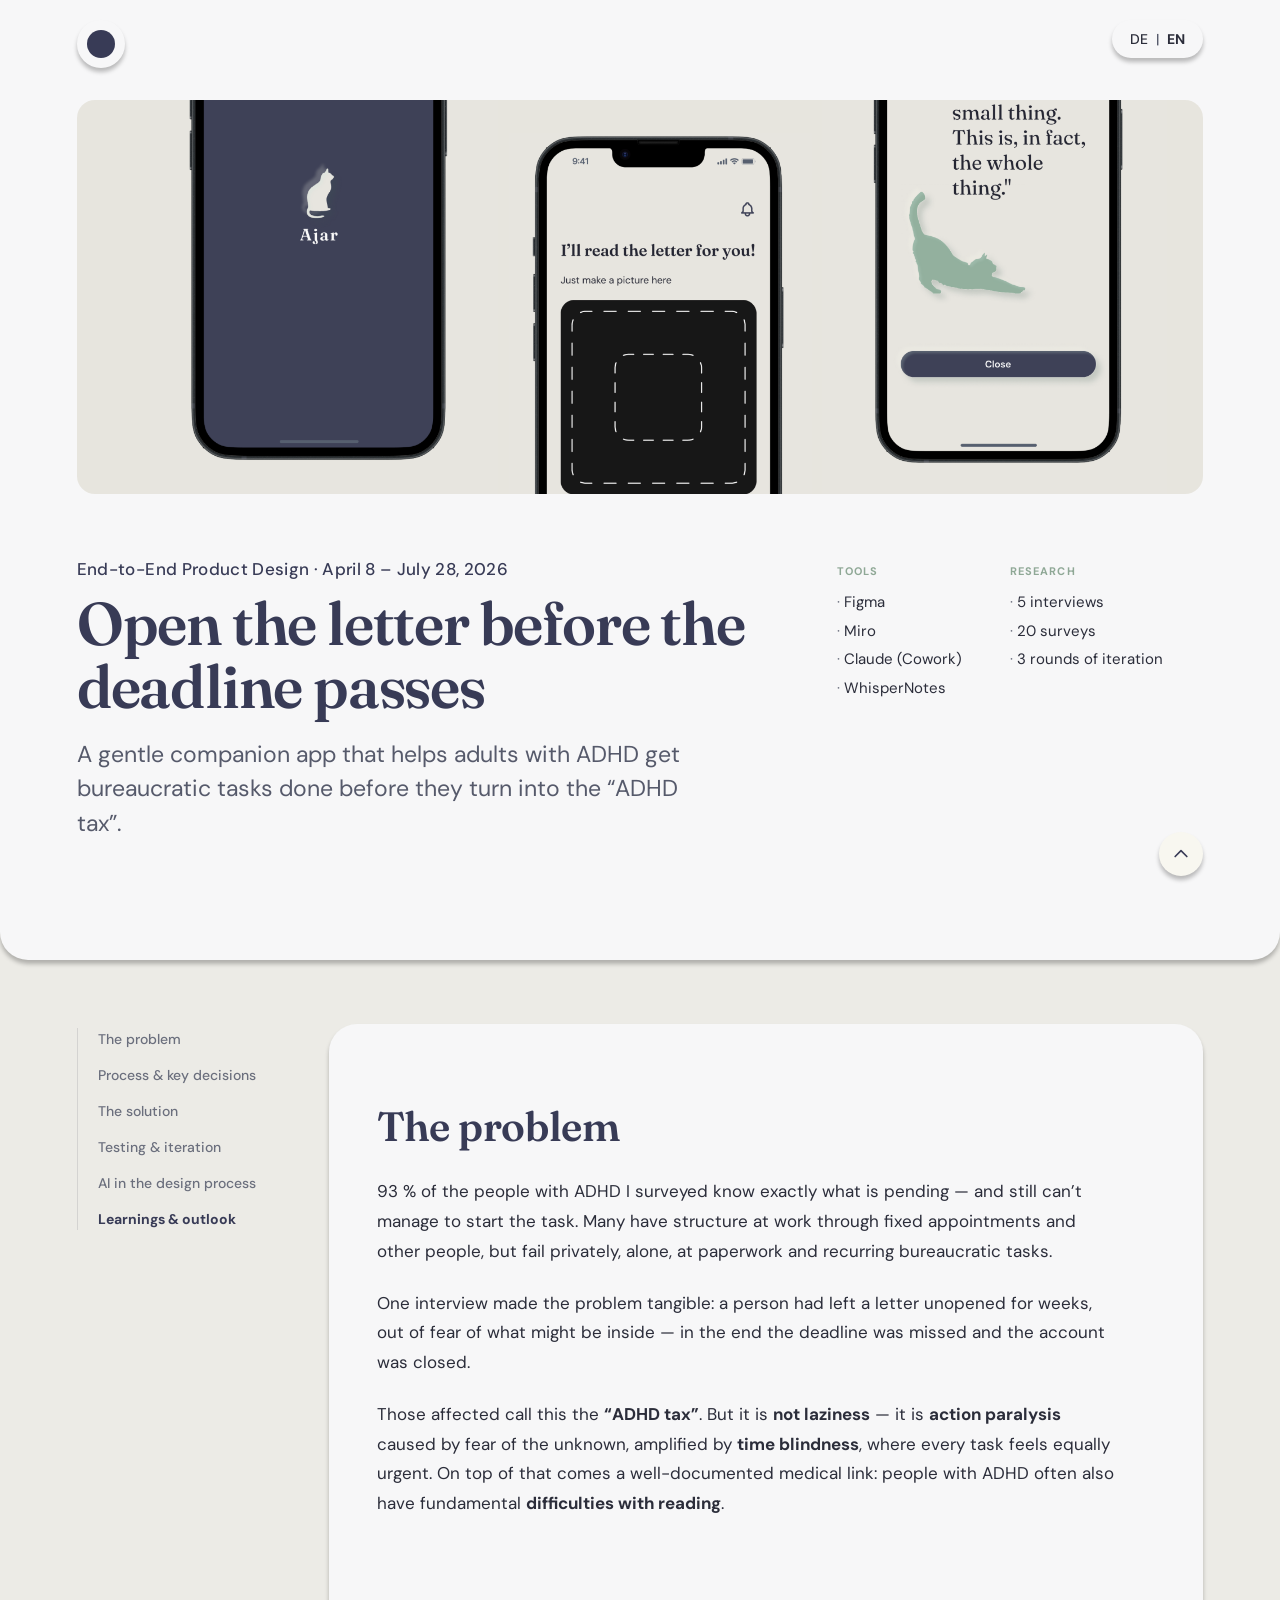
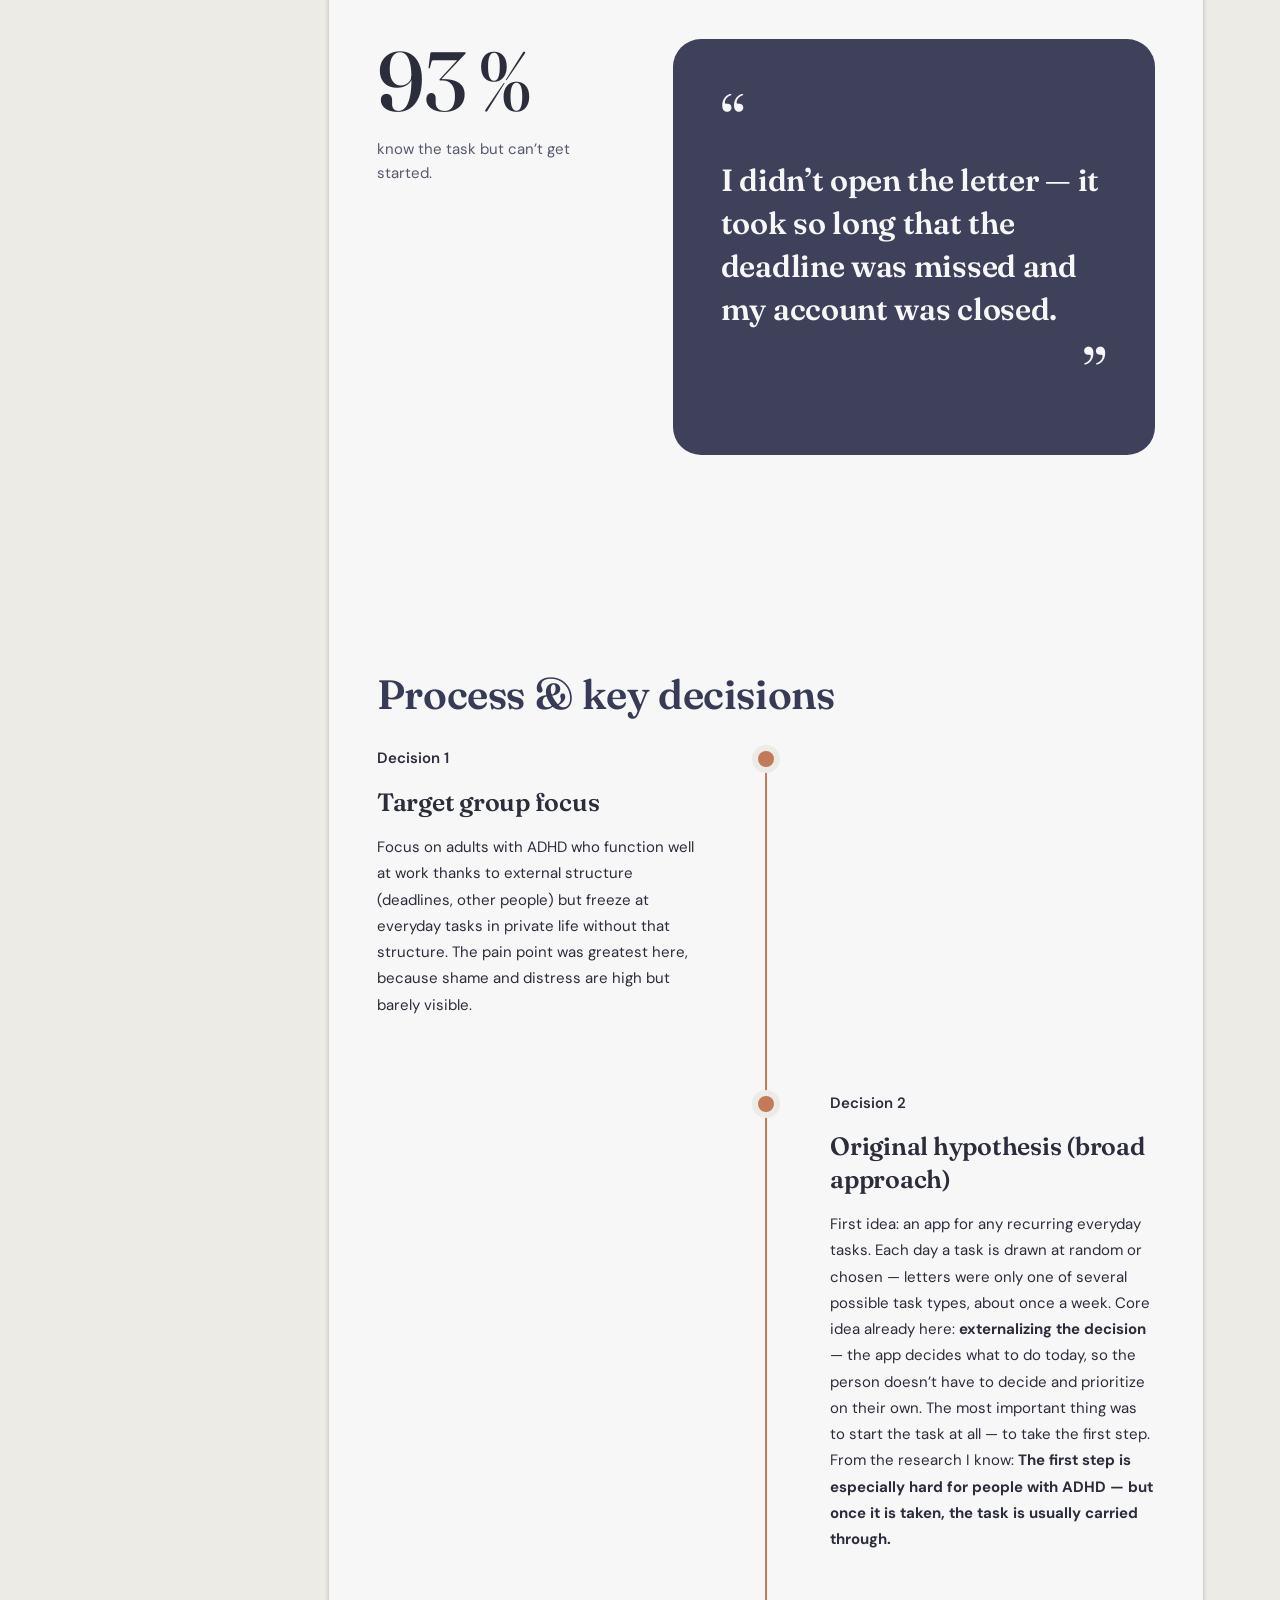
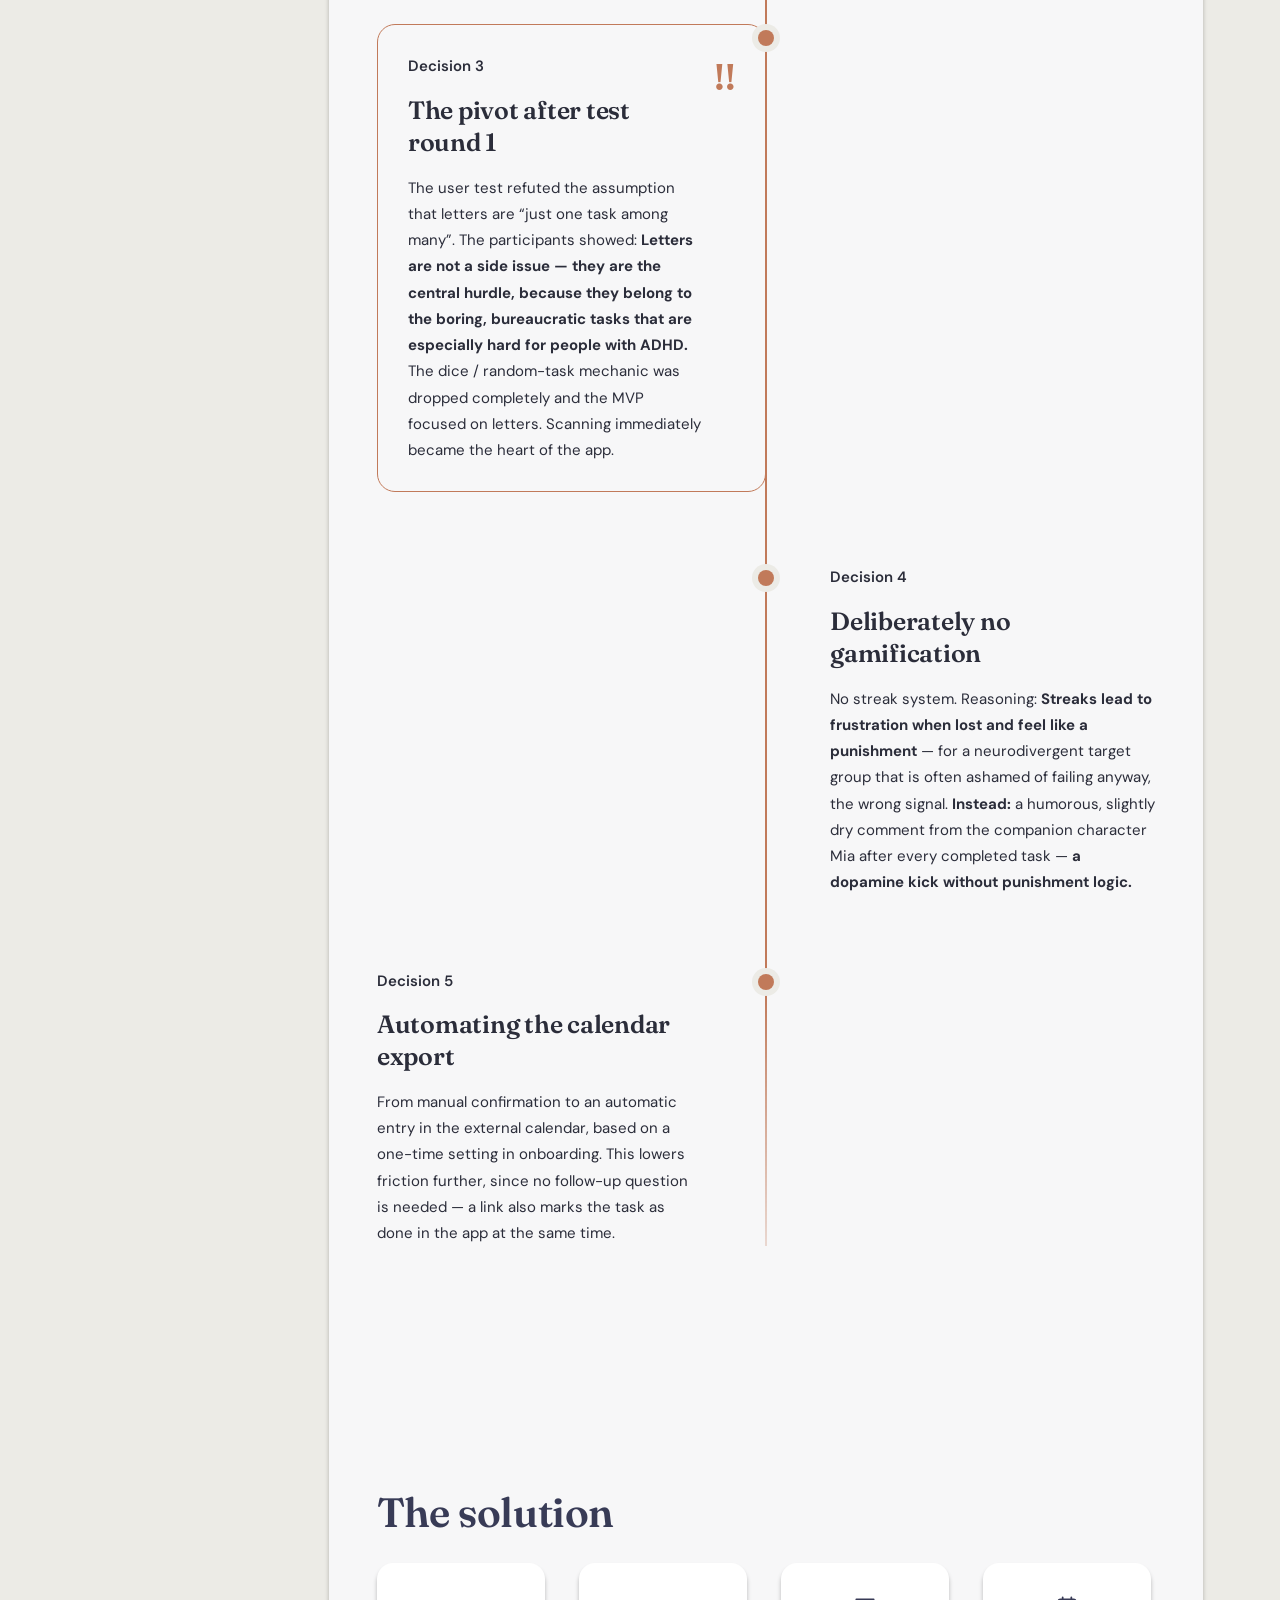
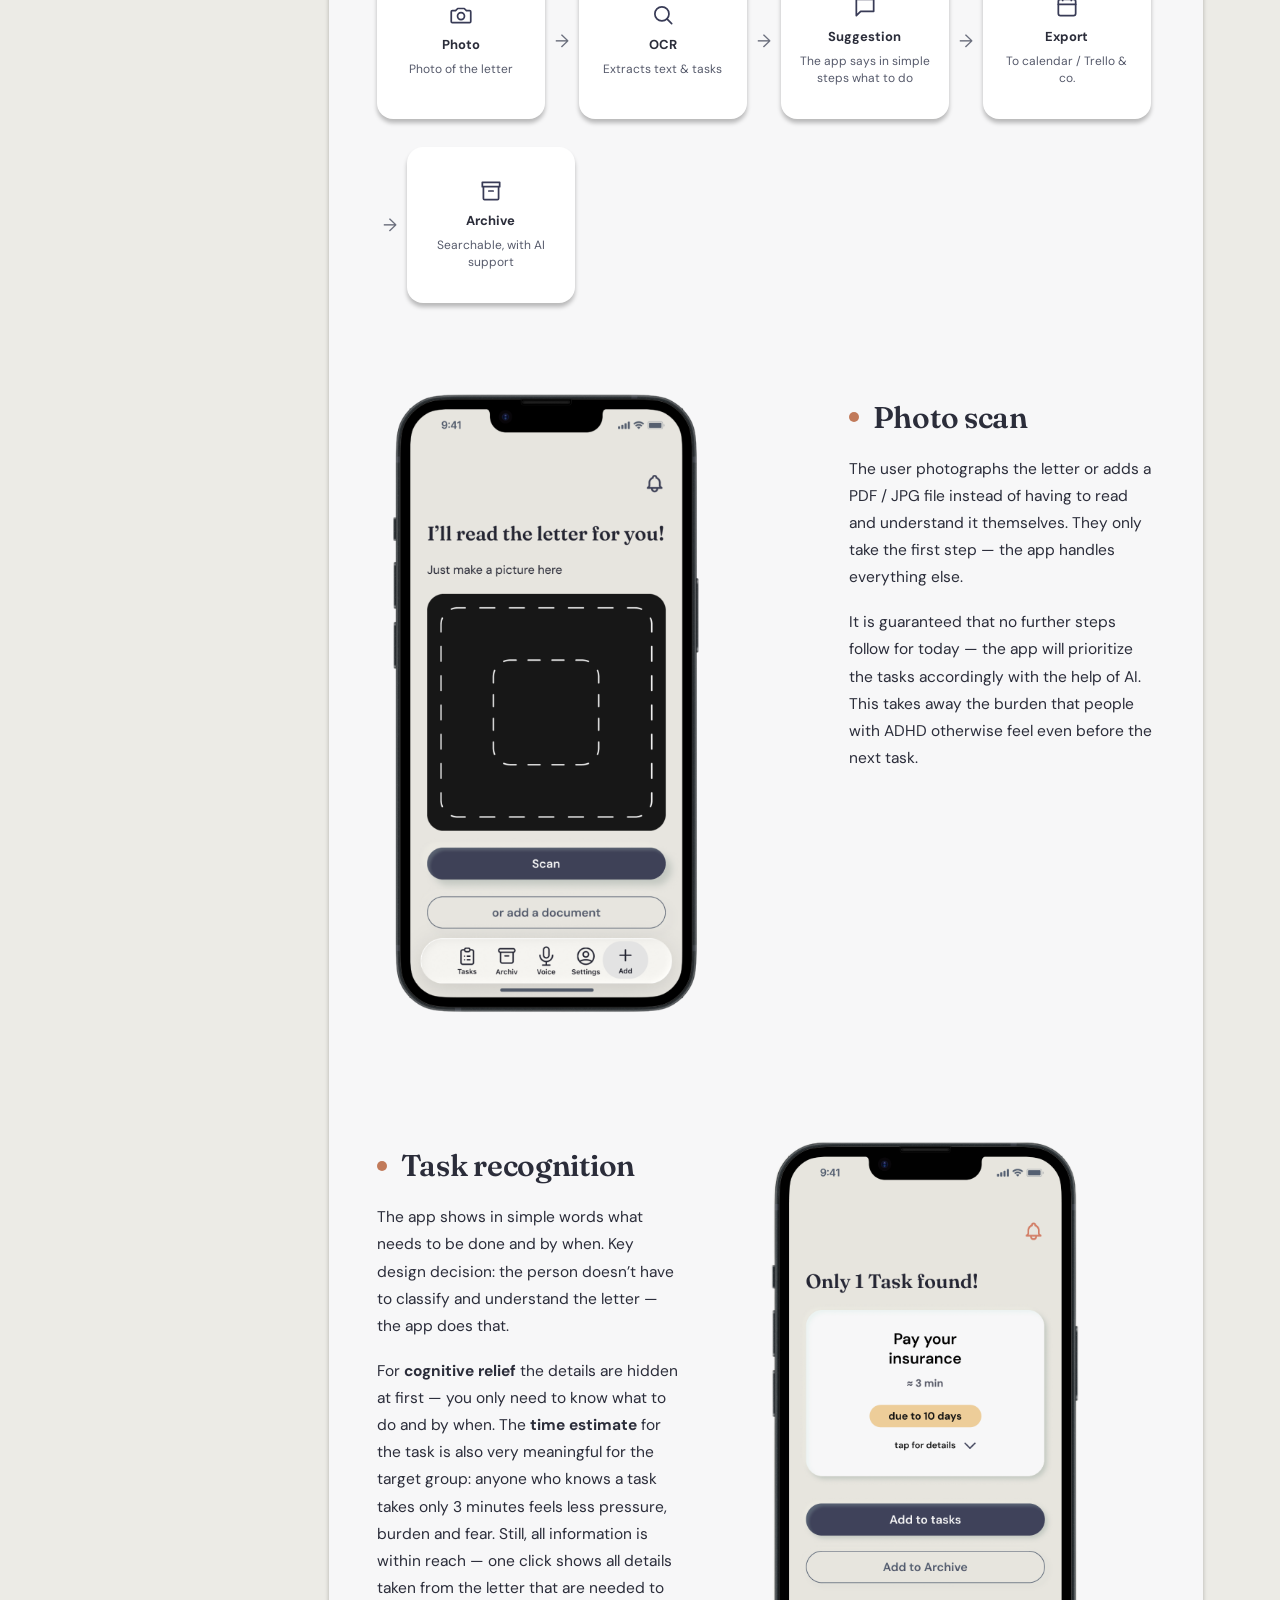
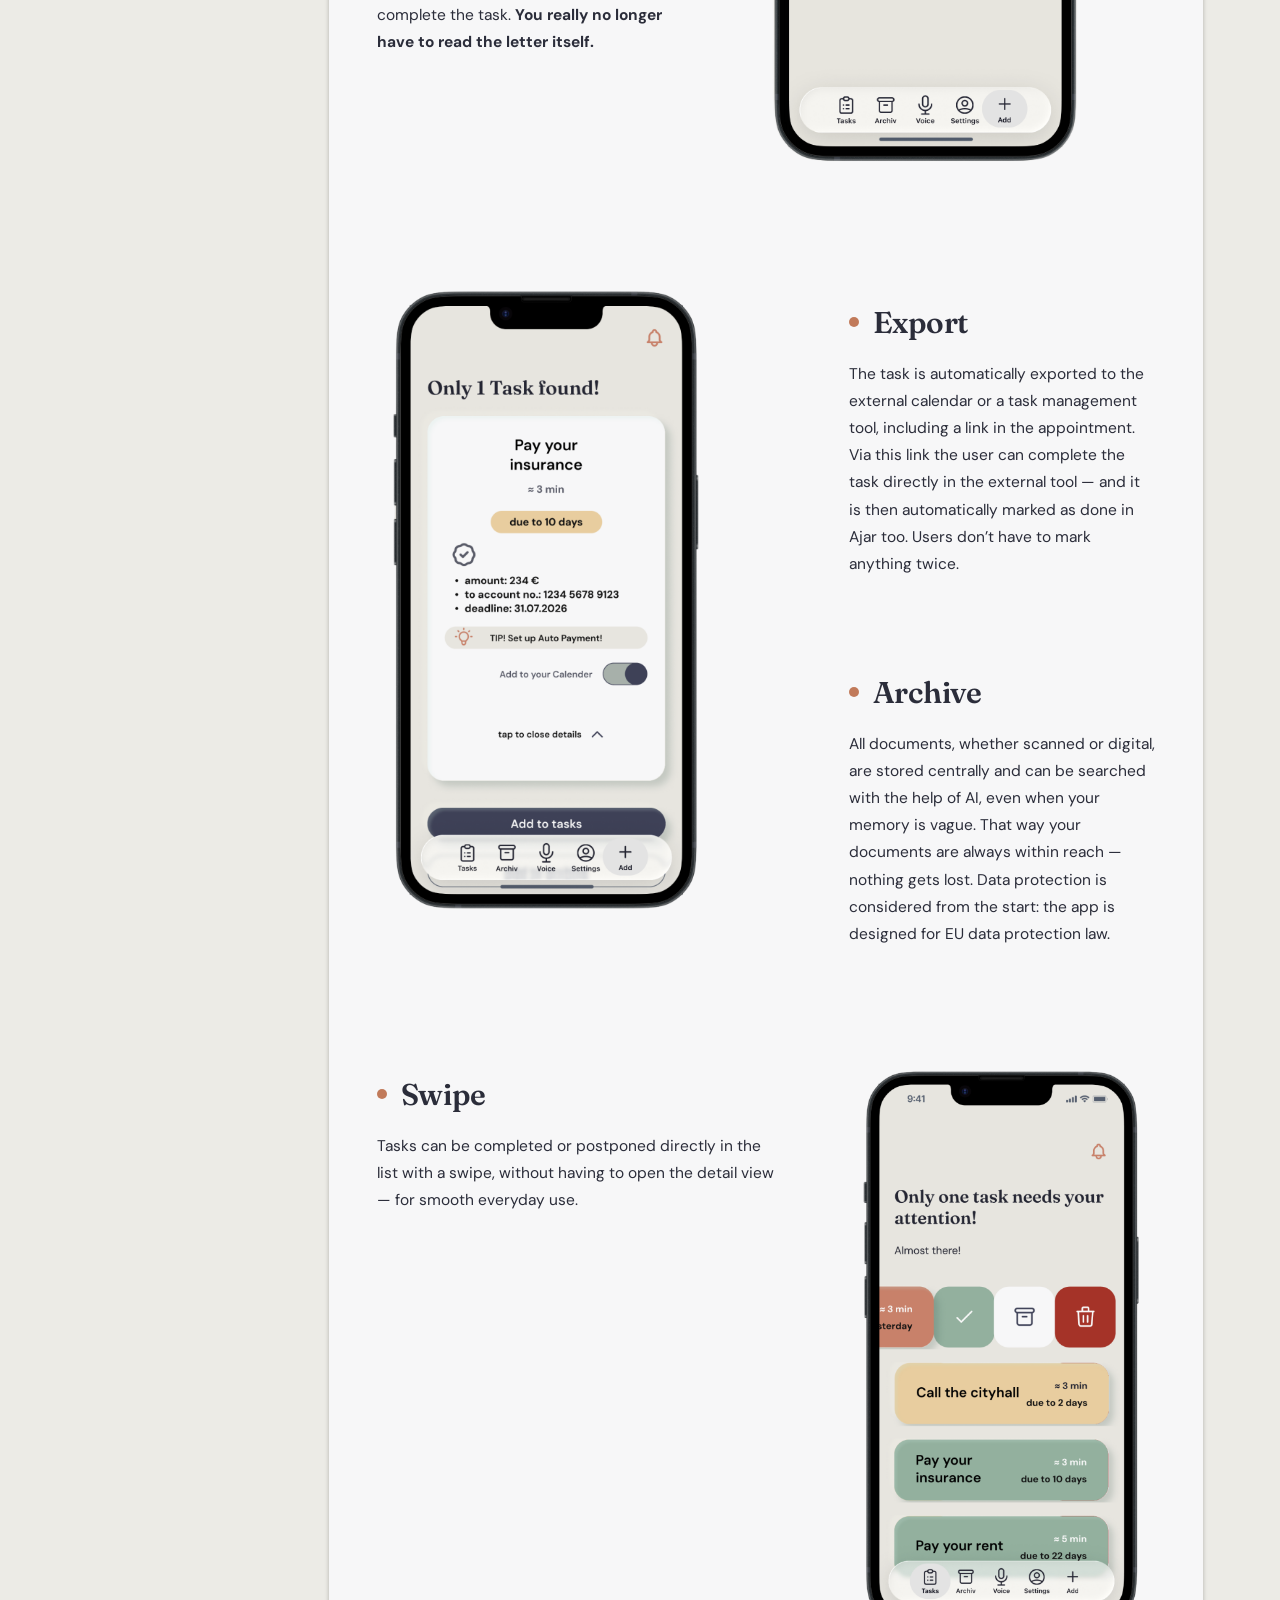
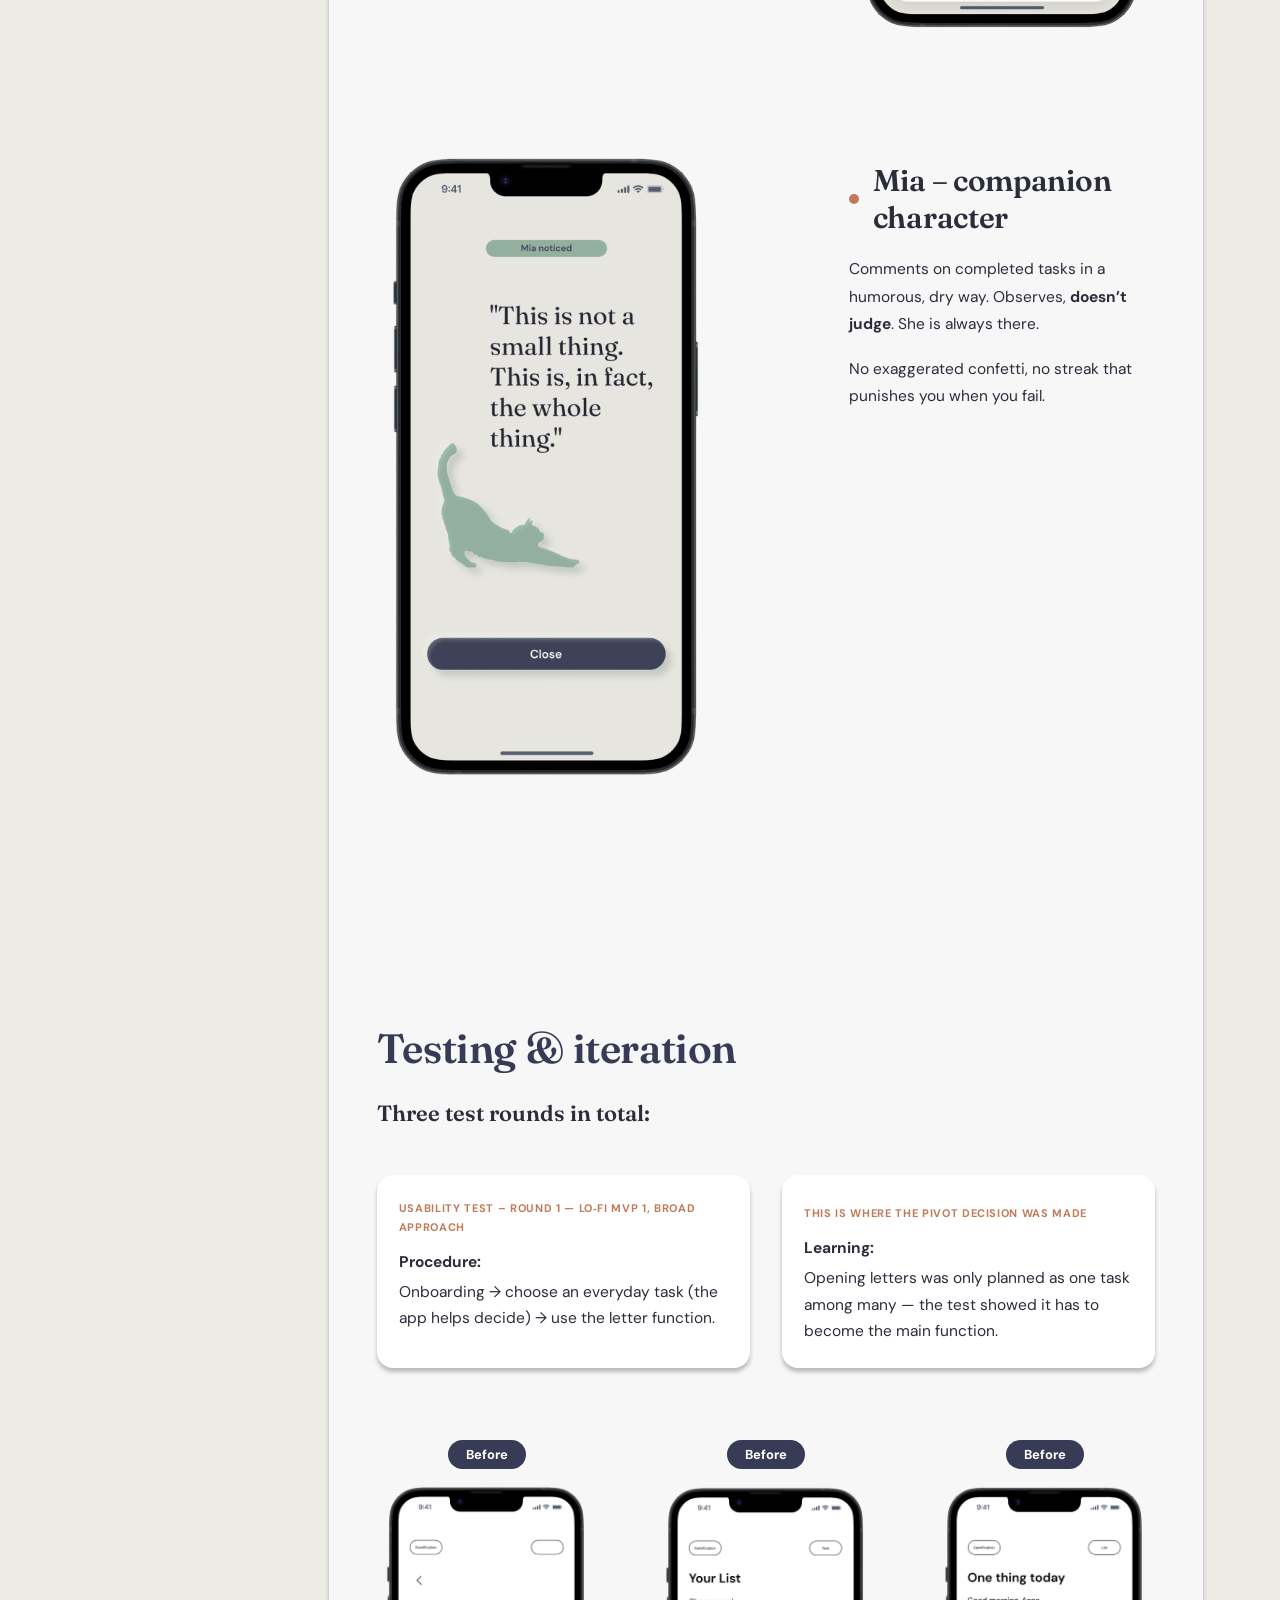
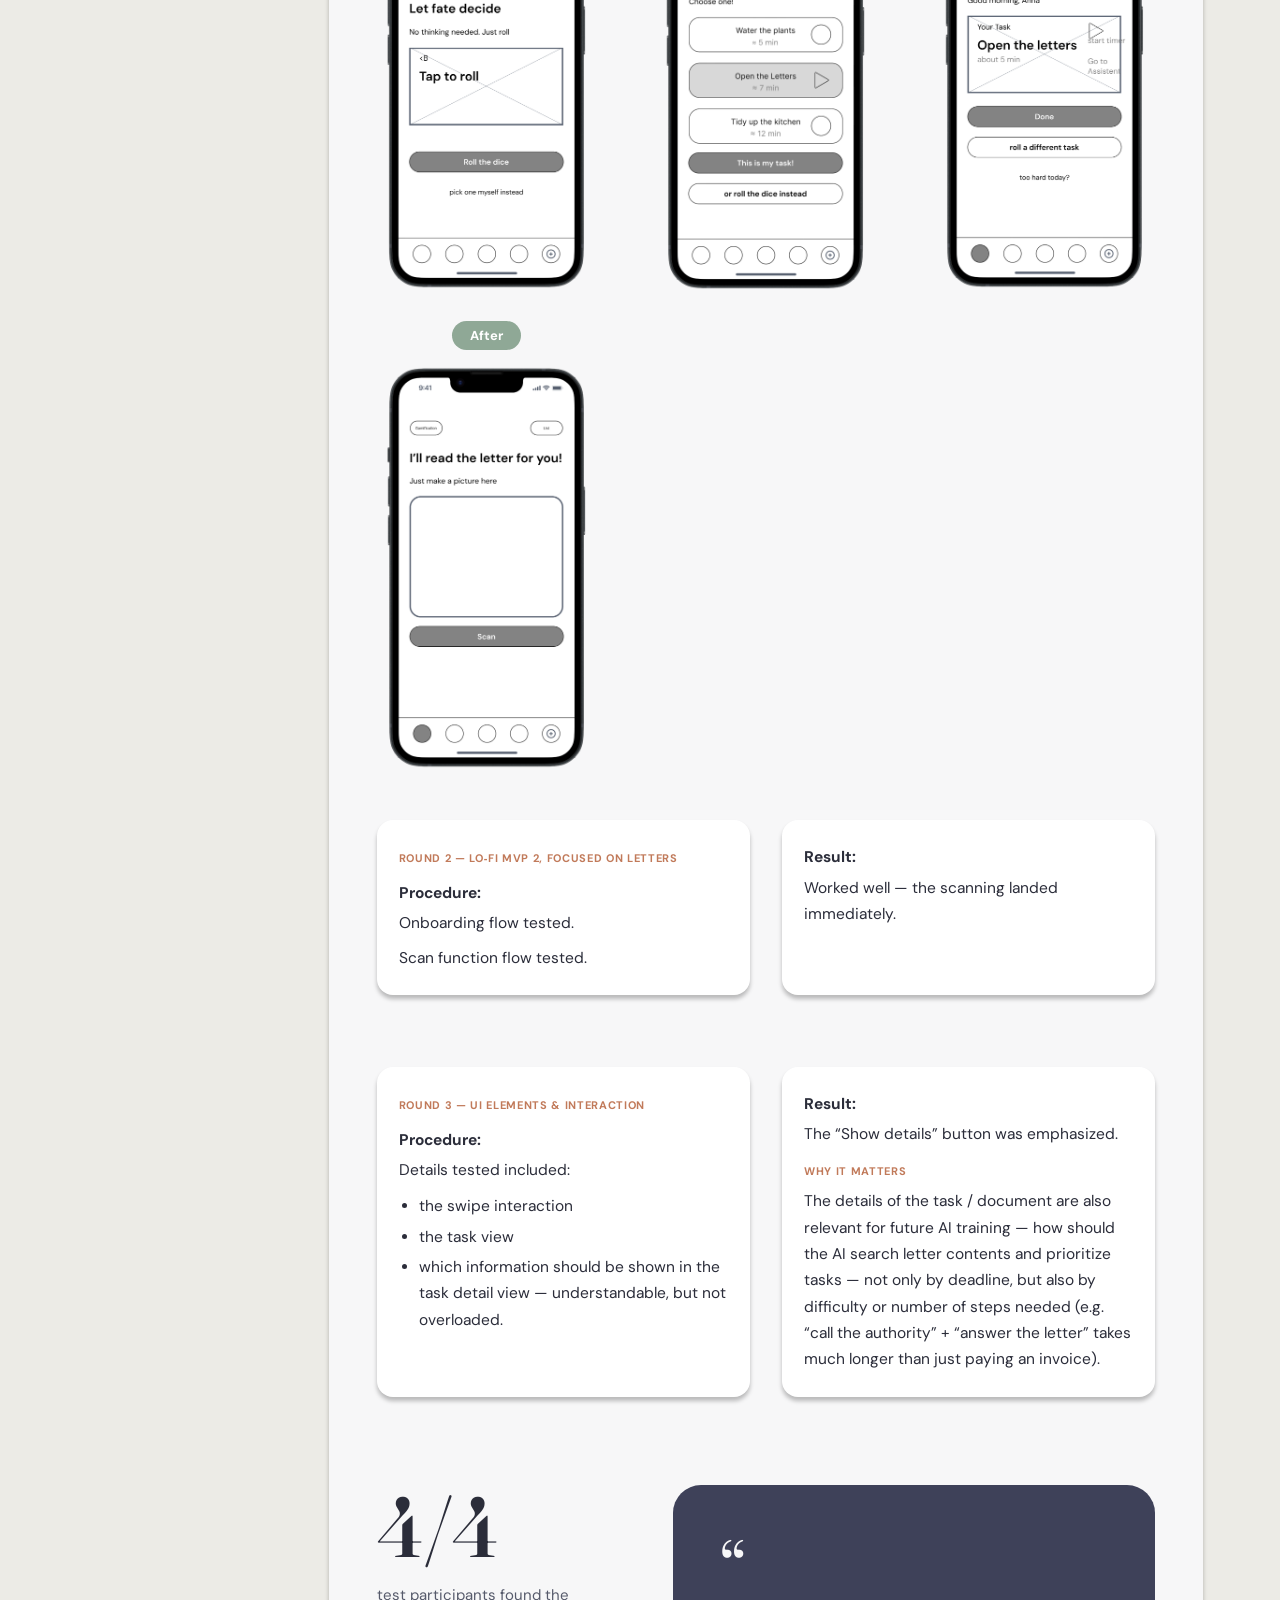
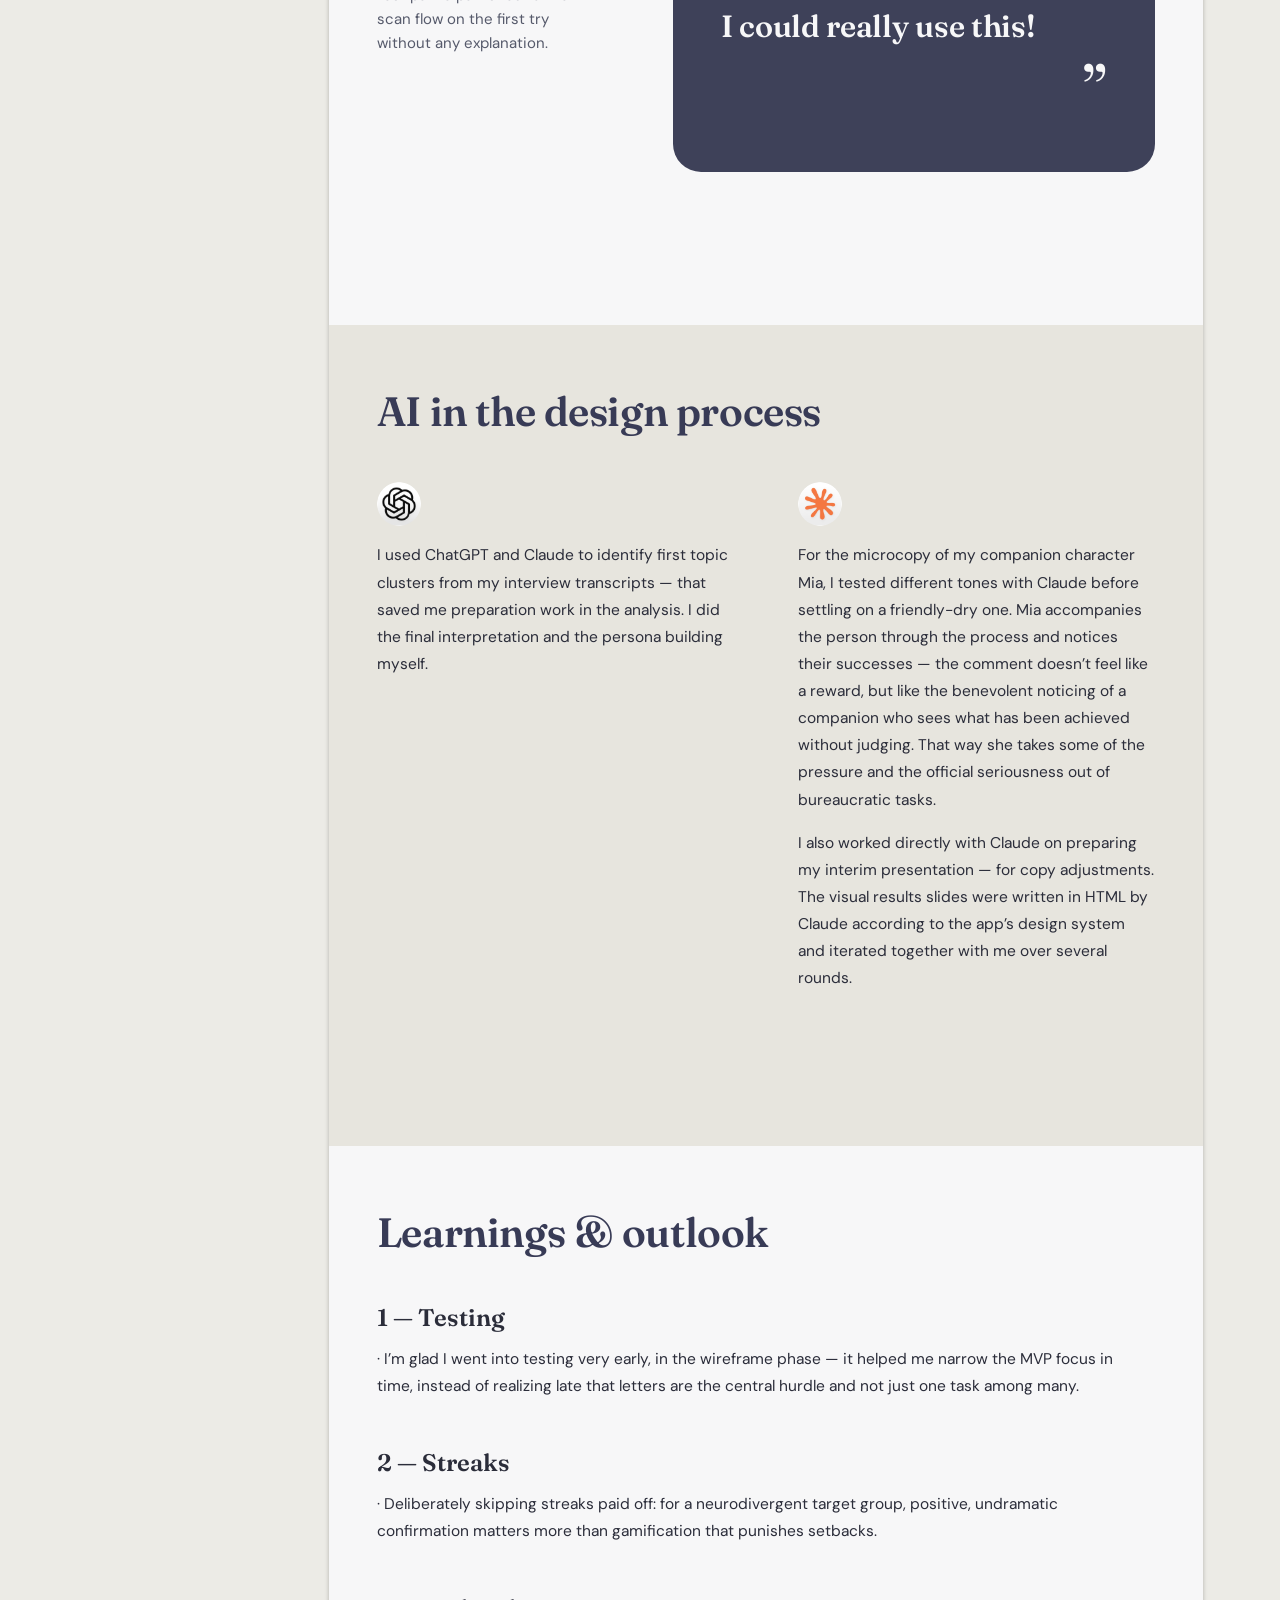
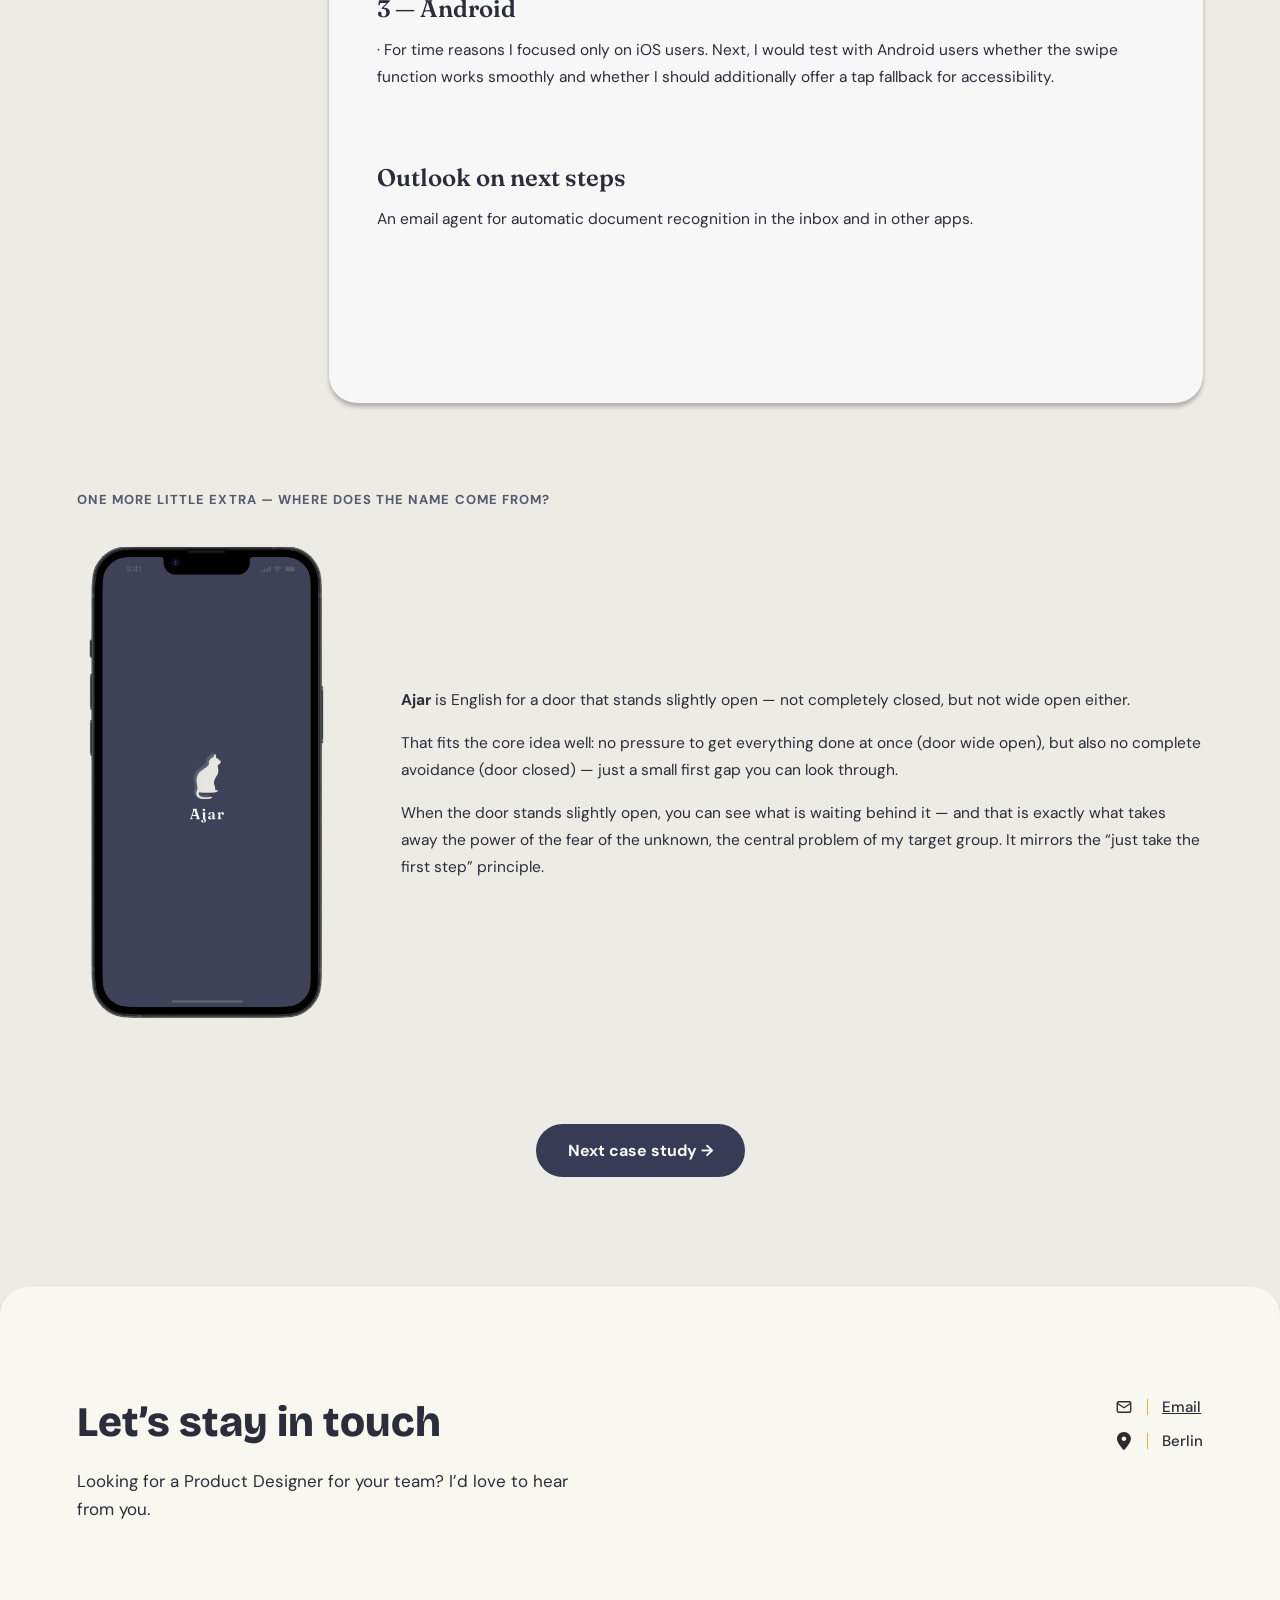
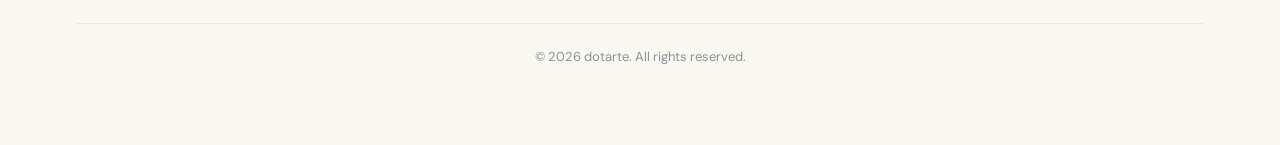
<file: en/projects/ajar/ajar.html>
<!DOCTYPE html>
<html lang="en">
<head>
<meta charset="UTF-8">
<meta name="robots" content="noindex, nofollow">
<meta name="viewport" content="width=device-width, initial-scale=1.0">
<title>Ajar — Product Design Case</title>
<link rel="preconnect" href="https://fonts.googleapis.com">
<link rel="preconnect" href="https://fonts.gstatic.com" crossorigin>
<link href="https://fonts.googleapis.com/css2?family=Fraunces:ital,opsz,wght@0,9..144,400;0,9..144,500;0,9..144,600;1,9..144,500&family=DM+Sans:wght@400;500;600;700&family=Bricolage+Grotesque:opsz,wght@12..96,400..800&display=swap" rel="stylesheet">
<link rel="alternate" hreflang="de" href="../../../projects/ajar/ajar.html">
<link rel="stylesheet" href="../../../projects/ajar/ajar.css">
</head>
<body>

<nav class="pill-nav" id="mainNav">
  <a href="../../index.html" class="logo-dot" aria-label="Go to home page"></a>
</nav>

<nav class="pill-nav lang-nav" id="langNav">
  <ul class="lang-switch">
    <li><a href="../../../projects/ajar/ajar.html" lang="de" hreflang="de" aria-label="Deutsch">DE</a></li>
    <li aria-hidden="true">|</li>
    <li><a href="ajar.html" lang="en" hreflang="en" aria-label="English" aria-current="true">EN</a></li>
  </ul>
</nav>

<button class="scroll-top-float" id="scrollTopFloat" onclick="document.getElementById('top').scrollIntoView({behavior:'smooth'})" aria-label="Scroll to top">
  <svg viewBox="0 0 24 24" fill="none"><path d="M5 15l7-7 7 7" stroke="currentColor" stroke-width="2" stroke-linecap="round" stroke-linejoin="round"/></svg>
</button>

<section class="hero-section" id="top">
  <div class="hero-inner">
  <div class="hero-media">
    <img class="hero-banner" src="../../../projects/ajar/images/hero-banner.png" alt="Three Ajar app screens side by side: splash screen with cat silhouette, photo scan prompt and a sample quote with close button">
  </div>


  <div class="hero-grid">
    <div class="hero-copy">
      <p class="hero-kicker">End-to-End Product Design · April 8 – July 28, 2026</p>
      <h1 class="hero-title">Open the letter before the deadline passes</h1>
      <p class="hero-subtitle">A gentle companion app that helps adults with ADHD get bureaucratic tasks done before they turn into the “ADHD tax”.</p>
    </div>

    <div class="meta-columns">
      <div class="meta-block">
        <h3>Tools</h3>
        <ul>
          <li>Figma</li>
          <li>Miro</li>
          <li>Claude (Cowork)</li>
          <li>WhisperNotes</li>
        </ul>
      </div>
      <div class="meta-block">
        <h3>Research</h3>
        <ul>
          <li>5 interviews</li>
          <li>20 surveys</li>
          <li>3 rounds of iteration</li>
        </ul>
      </div>
    </div>
  </div>
  </div>
</section>

<div class="case-section">
<div class="case-layout">
  <aside class="toc">
    <details class="toc-details" open>
      <summary class="toc-toggle">
        Table of contents
        <svg class="toc-toggle-icon" viewBox="0 0 24 24" fill="none"><path d="M6 9l6 6 6-6" stroke="currentColor" stroke-width="2" stroke-linecap="round" stroke-linejoin="round"/></svg>
      </summary>
      <ul class="toc-list">
        <li><a href="#problem" class="toc-link" data-target="problem">The problem</a></li>
        <li><a href="#process" class="toc-link" data-target="process">Process &amp; key decisions</a></li>
        <li><a href="#solution" class="toc-link" data-target="solution">The solution</a></li>
        <li><a href="#testing" class="toc-link" data-target="testing">Testing &amp; iteration</a></li>
        <li><a href="#ai-process" class="toc-link" data-target="ai-process">AI in the design process</a></li>
        <li><a href="#learnings" class="toc-link" data-target="learnings">Learnings &amp; outlook</a></li>
      </ul>
    </details>
  </aside>

  <div class="case-content">

<section class="problem" id="problem">
  <h2 class="section-eyebrow">The problem</h2>

  <div class="problem-copy">
    <p>93 % of the people with ADHD I surveyed know exactly what is pending — and still can’t manage to start the task. Many have structure at work through fixed appointments and other people, but fail privately, alone, at paperwork and recurring bureaucratic tasks.</p>

    <p>One interview made the problem tangible: a person had left a letter unopened for weeks, out of fear of what might be inside — in the end the deadline was missed and the account was closed.</p>

    <p>Those affected call this the <strong>“ADHD tax”</strong>. But it is <strong>not laziness</strong> — it is <strong>action paralysis</strong> caused by fear of the unknown, amplified by <strong>time blindness</strong>, where every task feels equally urgent. On top of that comes a well-documented medical link: people with ADHD often also have fundamental <strong>difficulties with reading</strong>.</p>
  </div>

  <div class="problem-highlight">
    <div class="stat-block">
      <span class="stat-number">93 %</span>
      <p class="stat-caption">know the task but can’t get started.</p>
    </div>

    <div class="quote-block">
      <span class="quote-mark">&ldquo;</span>
      <blockquote>I didn’t open the letter — it took so long that the deadline was missed and my account was closed.</blockquote>
      <span class="quote-mark close">&rdquo;</span>
    </div>
  </div>
</section>

<section class="process" id="process">
  <h2 class="section-eyebrow">Process &amp; key decisions</h2>

  <div class="timeline">
    <div class="timeline-row left">
      <span class="timeline-dot"></span>
      <div class="timeline-item">
        <p class="step-label">Decision 1</p>
        <h3>Target group focus</h3>
        <p>Focus on adults with ADHD who function well at work thanks to external structure (deadlines, other people) but freeze at everyday tasks in private life without that structure. The pain point was greatest here, because shame and distress are high but barely visible.</p>
      </div>
    </div>

    <div class="timeline-row right">
      <span class="timeline-dot"></span>
      <div class="timeline-item">
        <p class="step-label">Decision 2</p>
        <h3>Original hypothesis (broad approach)</h3>
        <p>First idea: an app for any recurring everyday tasks. Each day a task is drawn at random or chosen — letters were only one of several possible task types, about once a week. Core idea already here: <strong>externalizing the decision</strong> — the app decides what to do today, so the person doesn’t have to decide and prioritize on their own. The most important thing was to start the task at all — to take the first step. From the research I know: <strong>The first step is especially hard for people with ADHD — but once it is taken, the task is usually carried through.</strong></p>
      </div>
    </div>

    <div class="timeline-row left">
      <span class="timeline-dot"></span>
      <div class="timeline-item highlight">
        <span class="highlight-icon">‼</span>
        <p class="step-label">Decision 3</p>
        <h3>The pivot after test round 1</h3>
        <p>The user test refuted the assumption that letters are “just one task among many”. The participants showed: <strong>Letters are not a side issue — they are the central hurdle, because they belong to the boring, bureaucratic tasks that are especially hard for people with ADHD.</strong> The dice / random-task mechanic was dropped completely and the MVP focused on letters. Scanning immediately became the heart of the app.</p>
      </div>
    </div>

    <div class="timeline-row right">
      <span class="timeline-dot"></span>
      <div class="timeline-item">
        <p class="step-label">Decision 4</p>
        <h3>Deliberately no gamification</h3>
        <p>No streak system. Reasoning: <strong>Streaks lead to frustration when lost and feel like a punishment</strong> — for a neurodivergent target group that is often ashamed of failing anyway, the wrong signal. <strong>Instead:</strong> a humorous, slightly dry comment from the companion character Mia after every completed task — <strong>a dopamine kick without punishment logic.</strong></p>
      </div>
    </div>

    <div class="timeline-row left">
      <span class="timeline-dot"></span>
      <div class="timeline-item">
        <p class="step-label">Decision 5</p>
        <h3>Automating the calendar export</h3>
        <p>From manual confirmation to an automatic entry in the external calendar, based on a one-time setting in onboarding. This lowers friction further, since no follow-up question is needed — a link also marks the task as done in the app at the same time.</p>
      </div>
    </div>
  </div>
</section>



<section class="solution" id="solution">
  <h2 class="section-eyebrow">The solution</h2>

  <div class="flow-steps">
    <div class="flow-step">
      <span class="flow-step-icon">
        <svg viewBox="0 0 24 24" fill="none"><path d="M4 8h3l2-2h6l2 2h3a1 1 0 011 1v9a1 1 0 01-1 1H4a1 1 0 01-1-1V9a1 1 0 011-1z" stroke="currentColor" stroke-width="1.6" stroke-linecap="round" stroke-linejoin="round"/><circle cx="12" cy="13" r="3.2" stroke="currentColor" stroke-width="1.6"/></svg>
      </span>
      <span class="flow-step-label">Photo</span>
      <span class="flow-step-desc">Photo of the letter</span>
    </div>

    <span class="flow-arrow">→</span>

    <div class="flow-step">
      <span class="flow-step-icon">
        <svg viewBox="0 0 24 24" fill="none"><circle cx="11" cy="11" r="6.5" stroke="currentColor" stroke-width="1.6"/><path d="M20 20l-4.35-4.35" stroke="currentColor" stroke-width="1.6" stroke-linecap="round"/></svg>
      </span>
      <span class="flow-step-label">OCR</span>
      <span class="flow-step-desc">Extracts text &amp; tasks</span>
    </div>

    <span class="flow-arrow">→</span>

    <div class="flow-step">
      <span class="flow-step-icon">
        <svg viewBox="0 0 24 24" fill="none"><path d="M4 5h16v11H8l-4 4V5z" stroke="currentColor" stroke-width="1.6" stroke-linejoin="round"/></svg>
      </span>
      <span class="flow-step-label">Suggestion</span>
      <span class="flow-step-desc">The app says in simple steps what to do</span>
    </div>

    <span class="flow-arrow">→</span>

    <div class="flow-step">
      <span class="flow-step-icon">
        <svg viewBox="0 0 24 24" fill="none"><rect x="4" y="5" width="16" height="15" rx="2" stroke="currentColor" stroke-width="1.6"/><path d="M4 9.5h16M8 3v3M16 3v3" stroke="currentColor" stroke-width="1.6" stroke-linecap="round"/></svg>
      </span>
      <span class="flow-step-label">Export</span>
      <span class="flow-step-desc">To calendar / Trello &amp; co.</span>
    </div>

    <span class="flow-arrow">→</span>

    <div class="flow-step">
      <span class="flow-step-icon">
        <svg viewBox="0 0 24 24" fill="none"><path d="M4 4h16v4H4z" stroke="currentColor" stroke-width="1.6" stroke-linejoin="round"/><path d="M5 8v11a1 1 0 001 1h12a1 1 0 001-1V8" stroke="currentColor" stroke-width="1.6"/><path d="M10 12h4" stroke="currentColor" stroke-width="1.6" stroke-linecap="round"/></svg>
      </span>
      <span class="flow-step-label">Archive</span>
      <span class="flow-step-desc">Searchable, with AI support</span>
    </div>
  </div>

  <div class="feature-row">
    <div class="feature-phone">
      <img src="../../../projects/ajar/images/phone1-scan.png" alt="App screen: photo scan prompt with scan button">
    </div>
    <div class="feature-text">
      <h3>Photo scan</h3>
      <p>The user photographs the letter or adds a PDF / JPG file instead of having to read and understand it themselves. They only take the first step — the app handles everything else.</p>
      <p>It is guaranteed that no further steps follow for today — the app will prioritize the tasks accordingly with the help of AI. This takes away the burden that people with ADHD otherwise feel even before the next task.</p>
    </div>
  </div>

  <div class="feature-row reverse">
    <div class="feature-text">
      <h3>Task recognition</h3>
      <p>The app shows in simple words what needs to be done and by when. Key design decision: the person doesn’t have to classify and understand the letter — the app does that.</p>
      <p>For <strong>cognitive relief</strong> the details are hidden at first — you only need to know what to do and by when. The <strong>time estimate</strong> for the task is also very meaningful for the target group: anyone who knows a task takes only 3 minutes feels less pressure, burden and fear. Still, all information is within reach — one click shows all details taken from the letter that are needed to complete the task. <strong>You really no longer have to read the letter itself.</strong></p>
    </div>
    <div class="feature-phone">
      <img src="../../../projects/ajar/images/phone2-task.png" alt="App screen: recognized task “Pay your insurance” with deadline and actions">
    </div>
  </div>

  <div class="feature-stack-row">
    <div class="feature-phone">
      <img src="../../../projects/ajar/images/phone3-detail.png" alt="App screen: expanded task details with amount, account number, deadline and calendar toggle">
    </div>
    <div class="feature-stack">
      <div class="feature-text">
        <h3>Export</h3>
        <p>The task is automatically exported to the external calendar or a task management tool, including a link in the appointment. Via this link the user can complete the task directly in the external tool — and it is then automatically marked as done in Ajar too. Users don’t have to mark anything twice.</p>
      </div>
      <div class="feature-text">
        <h3>Archive</h3>
        <p>All documents, whether scanned or digital, are stored centrally and can be searched with the help of AI, even when your memory is vague. That way your documents are always within reach — nothing gets lost. Data protection is considered from the start: the app is designed for EU data protection law.</p>
      </div>
    </div>
  </div>

  <div class="feature-swipe-row">
    <div class="feature-text">
      <h3>Swipe</h3>
      <p>Tasks can be completed or postponed directly in the list with a swipe, without having to open the detail view — for smooth everyday use.</p>
    </div>
    <div class="feature-phone">
      <img src="../../../projects/ajar/images/phone4-swipe.png" alt="App screen: task list with swipe actions (complete, archive, delete)">
    </div>
  </div>

  <div class="feature-row">
    <div class="feature-phone">
      <img src="../../../projects/ajar/images/mia-noticed.png" alt="App screen: Mia-noticed hint with stretching cat illustration and close button">
    </div>
    <div class="feature-text">
      <h3>Mia – companion character</h3>
      <p>Comments on completed tasks in a humorous, dry way. Observes, <strong>doesn’t judge</strong>. She is always there.</p>
      <p>No exaggerated confetti, no streak that punishes you when you fail.</p>
    </div>
  </div>
</section>

<section class="testing" id="testing">
  <h2 class="section-eyebrow">Testing &amp; iteration</h2>

  <p class="testing-intro">Three test rounds in total:</p>

  <div class="testing-round">
    <div class="testing-cards">
      <div class="testing-card">
        <span class="testing-card-label">Usability test – round 1 — Lo‑Fi MVP 1, broad approach</span>
        <strong>Procedure:</strong>
        <p>Onboarding → choose an everyday task (the app helps decide) → use the letter function.</p>
      </div>

      <div class="testing-card">
        <span class="testing-card-label">This is where the pivot decision was made</span>
        <strong>Learning:</strong>
        <p>Opening letters was only planned as one task among many — the test showed it has to become the main function.</p>
      </div>
    </div>

    <div class="testing-compare testing-compare-4">
      <div class="testing-phone">
        <span class="testing-badge before">Before</span>
        <img src="../../../projects/ajar/images/testing-round2-before.png" alt="Lo-fi wireframe: “Let fate decide” – dice mechanic for randomly choosing a task">
      </div>
      <div class="testing-phone">
        <span class="testing-badge before">Before</span>
        <img src="../../../projects/ajar/images/testing-round1-before.png" alt="Lo-fi wireframe: task list with several selectable everyday tasks">
      </div>
      <div class="testing-phone">
        <span class="testing-badge before">Before</span>
        <img src="../../../projects/ajar/images/testing-round1-after.png" alt="Lo-fi wireframe: single focused task “Open the letters” with Done button">
      </div>
      <div class="testing-phone">
        <span class="testing-badge after">After</span>
        <img src="../../../projects/ajar/images/testing-round2-after.png" alt="Lo-fi wireframe: “I’ll read the letter for you!” – focused scan screen">
      </div>
    </div>
  </div>

  <div class="testing-round">
    <div class="testing-cards">
      <div class="testing-card">
        <span class="testing-card-label">Round 2 — Lo‑Fi MVP 2, focused on letters</span>
        <strong>Procedure:</strong>
        <p>Onboarding flow tested.</p>
        <p>Scan function flow tested.</p>
      </div>

      <div class="testing-card">
        <strong>Result:</strong>
        <p>Worked well — the scanning landed immediately.</p>
      </div>
    </div>
  </div>

  <div class="testing-round">
    <div class="testing-cards">
      <div class="testing-card">
        <span class="testing-card-label">Round 3 — UI elements &amp; interaction</span>
        <strong>Procedure:</strong>
        <p>Details tested included:</p>
        <ul>
          <li>the swipe interaction</li>
          <li>the task view</li>
          <li>which information should be shown in the task detail view — understandable, but not overloaded.</li>
        </ul>
      </div>

      <div class="testing-card">
        <strong>Result:</strong>
        <p>The “Show details” button was emphasized.</p>
        <span class="testing-card-sublabel">Why it matters</span>
        <p>The details of the task / document are also relevant for future AI training — how should the AI search letter contents and prioritize tasks — not only by deadline, but also by difficulty or number of steps needed (e.g. “call the authority” + “answer the letter” takes much longer than just paying an invoice).</p>
      </div>
    </div>
  </div>

  <div class="testing-highlight">
    <div class="stat-block">
      <span class="stat-number">4/4</span>
      <p class="stat-caption">test participants found the scan flow on the first try without any explanation.</p>
    </div>

    <div class="quote-block">
      <span class="quote-mark">&ldquo;</span>
      <blockquote>I could really use this!</blockquote>
      <span class="quote-mark close">&rdquo;</span>
    </div>
  </div>
</section>

<section class="ai-process" id="ai-process">
  <h2 class="section-eyebrow">AI in the design process</h2>

  <div class="ai-columns">
    <div class="ai-col">
      <span class="ai-icon" aria-hidden="true">
        <img src="../../../projects/ajar/images/icon-openai.png" alt="">
      </span>
      <p>I used ChatGPT and Claude to identify first topic clusters from my interview transcripts — that saved me preparation work in the analysis. I did the final interpretation and the persona building myself.</p>
    </div>

    <div class="ai-col">
      <span class="ai-icon" aria-hidden="true">
        <img src="../../../projects/ajar/images/icon-claude.png" alt="">
      </span>
      <p>For the microcopy of my companion character Mia, I tested different tones with Claude before settling on a friendly-dry one. Mia accompanies the person through the process and notices their successes — the comment doesn’t feel like a reward, but like the benevolent noticing of a companion who sees what has been achieved without judging. That way she takes some of the pressure and the official seriousness out of bureaucratic tasks.</p>
      <p>I also worked directly with Claude on preparing my interim presentation — for copy adjustments. The visual results slides were written in HTML by Claude according to the app’s design system and iterated together with me over several rounds.</p>
    </div>
  </div>
</section>

<section class="learnings" id="learnings">
  <h2 class="section-eyebrow">Learnings &amp; outlook</h2>

  <div class="learning-item">
    <h3>1 — Testing</h3>
    <p>· I’m glad I went into testing very early, in the wireframe phase — it helped me narrow the MVP focus in time, instead of realizing late that letters are the central hurdle and not just one task among many.</p>
  </div>

  <div class="learning-item">
    <h3>2 — Streaks</h3>
    <p>· Deliberately skipping streaks paid off: for a neurodivergent target group, positive, undramatic confirmation matters more than gamification that punishes setbacks.</p>
  </div>

  <div class="learning-item">
    <h3>3 — Android</h3>
    <p>· For time reasons I focused only on iOS users. Next, I would test with Android users whether the swipe function works smoothly and whether I should additionally offer a tap fallback for accessibility.</p>
  </div>

  <div class="learning-outlook">
    <h3>Outlook on next steps</h3>
    <p>An email agent for automatic document recognition in the inbox and in other apps.</p>
  </div>
</section>



  </div>
</div>
</div>

<div class="name-story">
  <p class="name-story-label">One more little extra — where does the name come from?</p>
  <div class="name-story-row">
    <img src="../../../projects/ajar/images/ajar-splash.png" alt="Ajar app splash screen with cat silhouette" class="name-story-img">
    <div class="name-story-text">
      <p><strong>Ajar</strong> is English for a door that stands slightly open — not completely closed, but not wide open either.</p>
      <p>That fits the core idea well: no pressure to get everything done at once (door wide open), but also no complete avoidance (door closed) — just a small first gap you can look through.</p>
      <p>When the door stands slightly open, you can see what is waiting behind it — and that is exactly what takes away the power of the fear of the unknown, the central problem of my target group. It mirrors the “just take the first step” principle.</p>
    </div>
  </div>
</div>

<div class="next-case">
  <a class="next-case-link" href="../schreibheft/schreibheft.html">Next case study →</a>
</div>

<footer class="contact-section" id="kontakt">
  <div class="contact-inner">
    <div>
      <h2 class="headline-font">Let’s stay in touch</h2>
      <p>Looking for a Product Designer for your team? I’d love to hear from you.</p>
    </div>

    <div class="contact-list">
      <div class="row">
        <svg class="row-icon" width="18" height="18" viewBox="0 0 24 24" fill="none" stroke="#2D2C2C" stroke-width="1.8" stroke-linecap="round" stroke-linejoin="round" aria-hidden="true"><rect x="3" y="5" width="18" height="14" rx="2"/><path d="M3 7l9 6 9-6"/></svg>
        <span class="divider"></span>
        <a href="#" data-mail="ZG90YXJ0ZS5wb3J0Zm9saW9AZ21haWwuY29t">Email</a>
      </div>
      <!-- LinkedIn (temporarily hidden)
      <div class="row">
        <img class="row-icon" src="../../../projects/ajar/images/icon-linkedin.png" alt="" aria-hidden="true">
        <span class="divider"></span>
        <a href="https://linkedin.com/in/DEIN-PROFIL" target="_blank" rel="noopener noreferrer">LinkedIn</a>
      </div>
      -->
      <div class="row">
        <svg class="row-icon" width="14" height="18" viewBox="0 0 11 14" fill="none" aria-hidden="true">
          <path d="M6.11649 13.6854C7.57118 11.9254 10.8889 7.65967 10.8889 5.26362C10.8889 2.35766 8.45023 0 5.44444 0C2.43866 0 0 2.35766 0 5.26362C0 7.65967 3.31771 11.9254 4.7724 13.6854C5.12118 14.1049 5.76771 14.1049 6.11649 13.6854ZM5.44444 3.50908C5.92576 3.50908 6.38737 3.69393 6.72771 4.02297C7.06806 4.35201 7.25926 4.79829 7.25926 5.26362C7.25926 5.72895 7.06806 6.17523 6.72771 6.50427C6.38737 6.83331 5.92576 7.01816 5.44444 7.01816C4.96313 7.01816 4.50152 6.83331 4.16118 6.50427C3.82083 6.17523 3.62963 5.72895 3.62963 5.26362C3.62963 4.79829 3.82083 4.35201 4.16118 4.02297C4.50152 3.69393 4.96313 3.50908 5.44444 3.50908Z" fill="#2D2C2C"/>
        </svg>
        <span class="divider"></span>
        <span>Berlin</span>
      </div>
    </div>
  </div>

  <p class="copyright">© <span id="copyright-year">2026</span> dotarte. All rights reserved.</p>
</footer>

<script src="../../../projects/shared.js"></script>

</body>
</html>
</file>
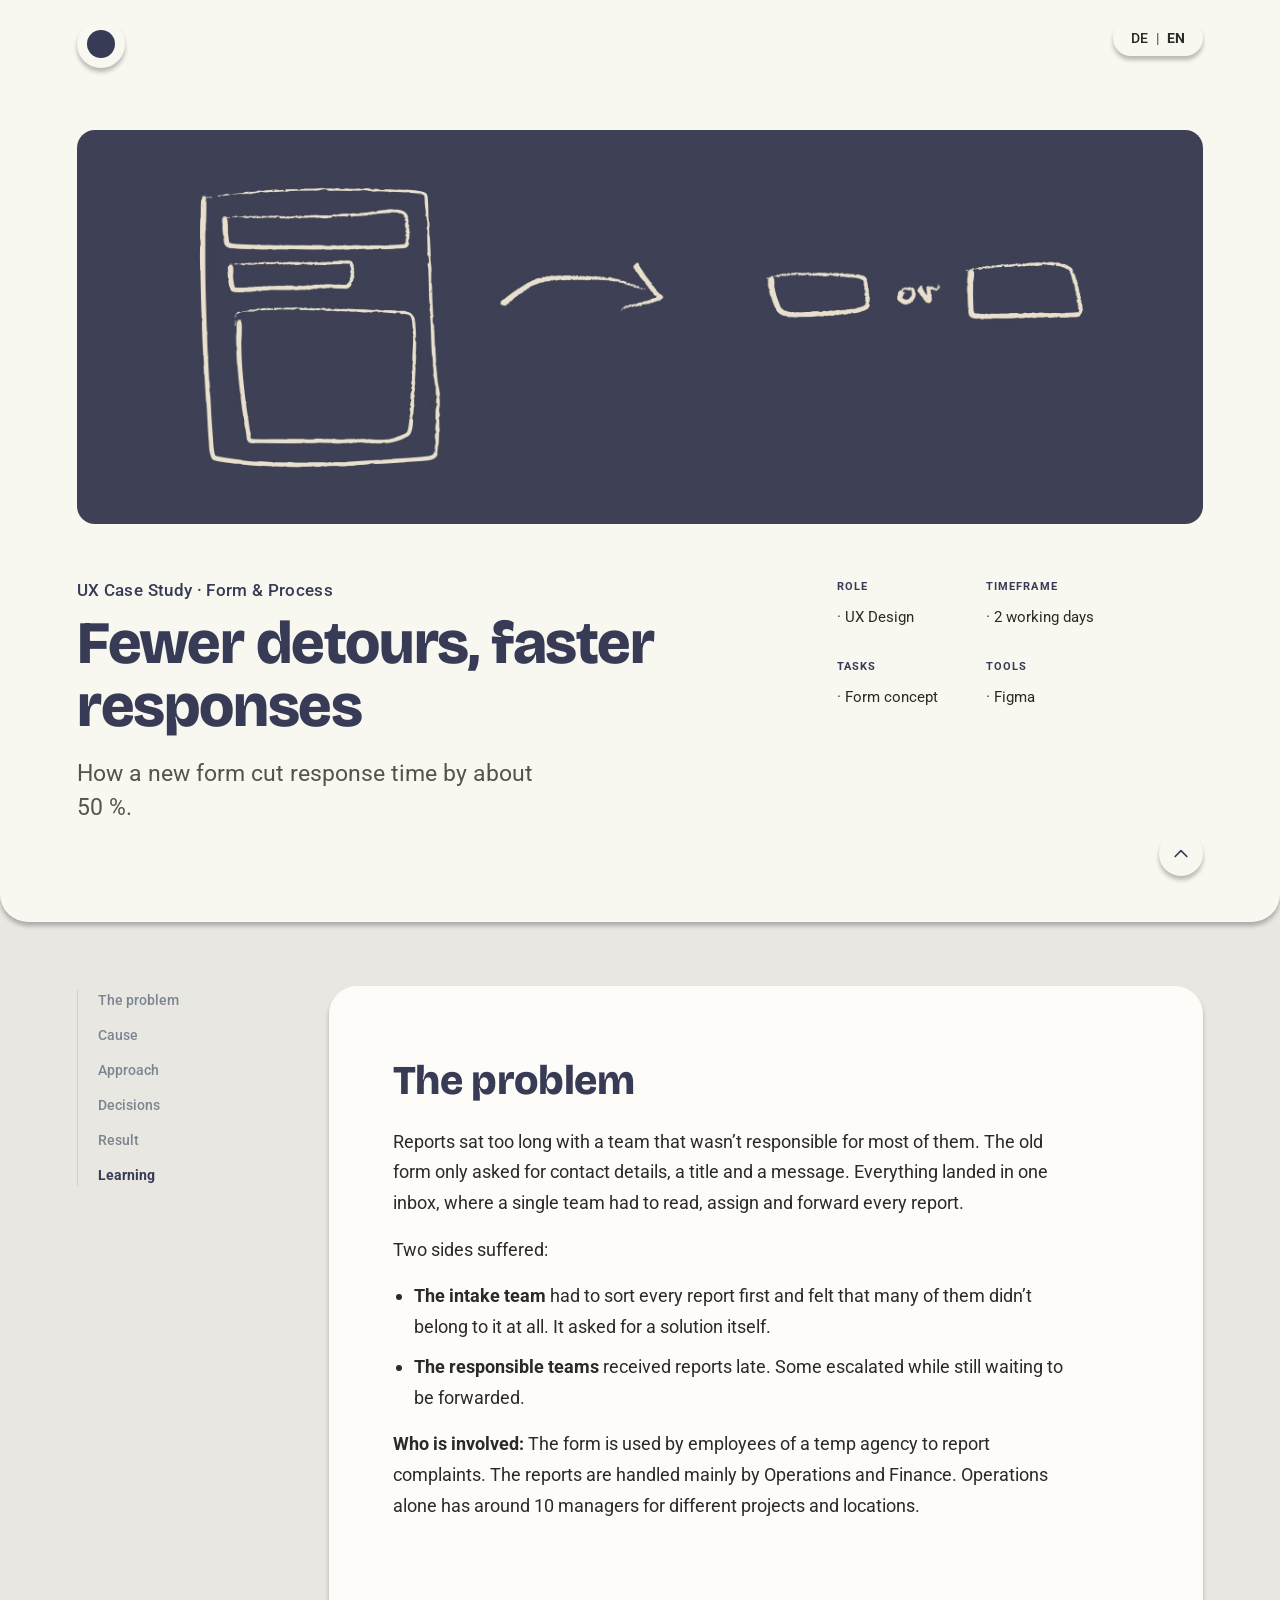
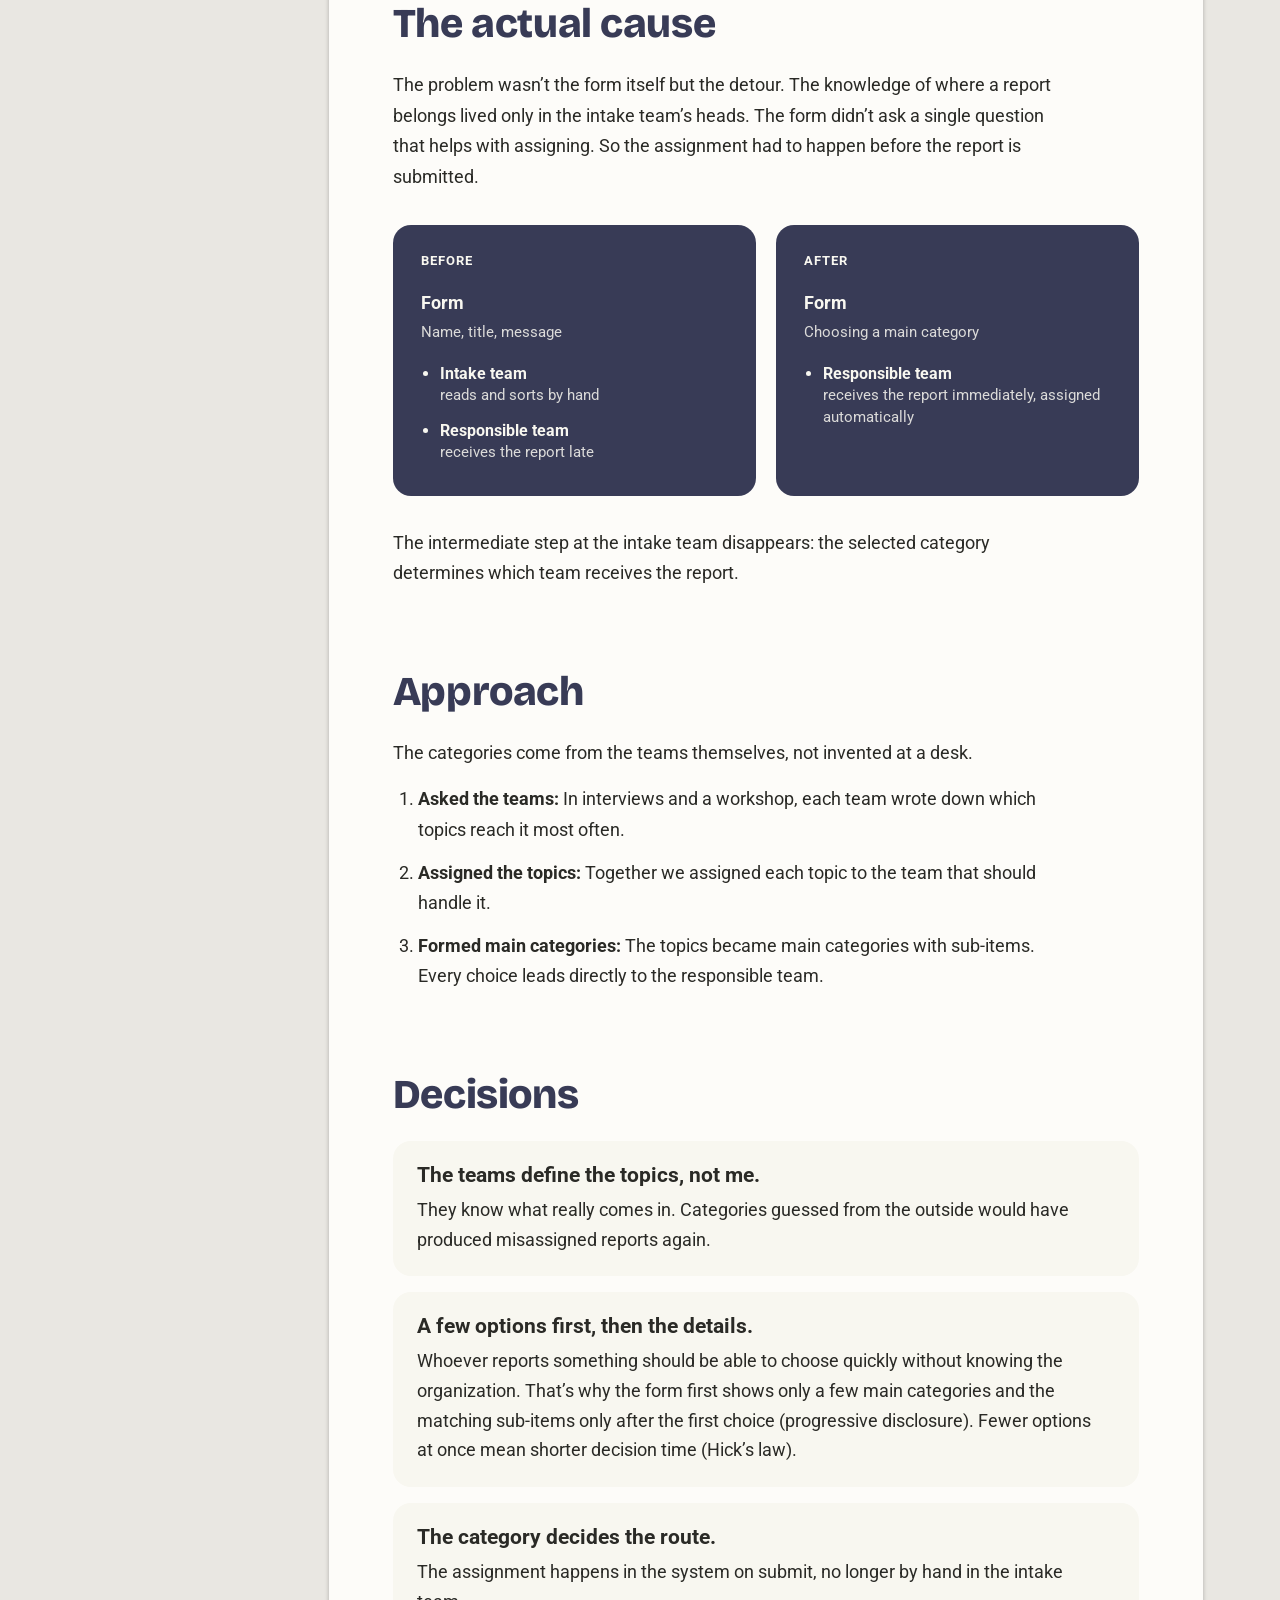
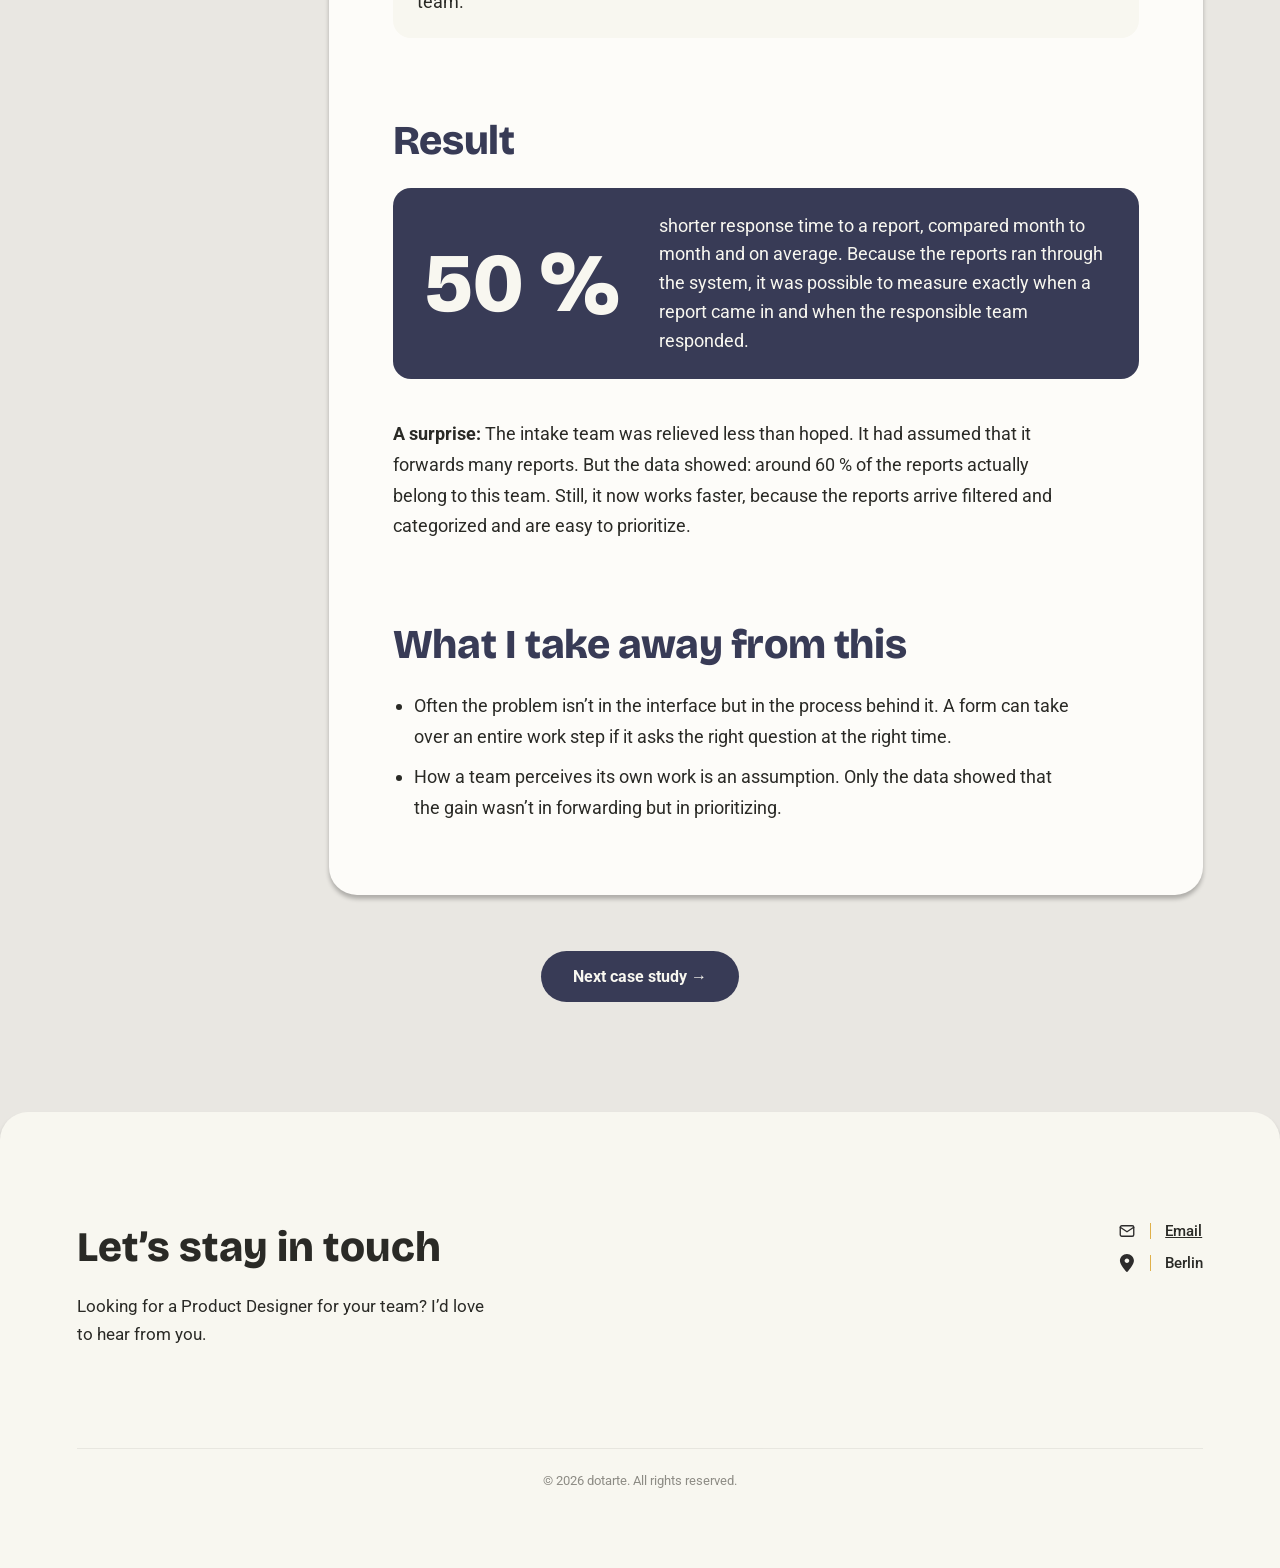
<file: en/projects/complaint-form/complaint-form.html>
<!DOCTYPE html>
<html lang="en">
<head>
<meta charset="UTF-8">
<meta name="robots" content="noindex, nofollow">
<meta name="viewport" content="width=device-width, initial-scale=1.0">
<title>Complaint Management Form — UX Case</title>
<link rel="preconnect" href="https://fonts.googleapis.com">
<link rel="preconnect" href="https://fonts.gstatic.com" crossorigin>
<link href="https://fonts.googleapis.com/css2?family=Roboto:wght@400;500;700&family=Bricolage+Grotesque:opsz,wght@12..96,400..800&display=swap" rel="stylesheet">
<link rel="alternate" hreflang="de" href="../../../projects/complaint-form/complaint-form.html">
<link rel="stylesheet" href="../../../projects/complaint-form/complaint-form.css">
</head>
<body>

<nav class="pill-nav" id="mainNav">
  <a href="../../index.html" class="logo-dot" aria-label="Go to home page"></a>
</nav>

<nav class="pill-nav lang-nav" id="langNav">
  <ul class="lang-switch">
    <li><a href="../../../projects/complaint-form/complaint-form.html" lang="de" hreflang="de" aria-label="Deutsch">DE</a></li>
    <li aria-hidden="true">|</li>
    <li><a href="complaint-form.html" lang="en" hreflang="en" aria-label="English" aria-current="true">EN</a></li>
  </ul>
</nav>

<button class="scroll-top-float" id="scrollTopFloat" onclick="document.getElementById('top').scrollIntoView({behavior:'smooth'})" aria-label="Scroll to top">
  <svg viewBox="0 0 24 24" fill="none"><path d="M5 15l7-7 7 7" stroke="currentColor" stroke-width="2" stroke-linecap="round" stroke-linejoin="round"/></svg>
</button>

<section class="hero-section" id="top">
  <div class="hero-inner">
    <div class="hero-media">
      <img class="hero-banner" src="../../../projects/complaint-form/images/hero-banner.jpg" alt="Hand-drawn sketch: a long, open form becomes a short selection">
    </div>


    <div class="hero-grid">
      <div class="hero-copy">
        <p class="hero-kicker">UX Case Study · Form &amp; Process</p>
        <h1 class="headline-font hero-title">Fewer detours, faster responses</h1>
        <p class="hero-subtitle">How a new form cut response time by about 50&nbsp;%.</p>
      </div>

      <div class="meta-columns">
        <div class="meta-col">
          <div class="meta-block">
            <h3>Role</h3>
            <ul><li>UX Design</li></ul>
          </div>
          <div class="meta-block">
            <h3>Tasks</h3>
            <ul><li>Form concept</li></ul>
          </div>
        </div>
        <div class="meta-col">
          <div class="meta-block">
            <h3>Timeframe</h3>
            <ul><li>2 working days</li></ul>
          </div>
          <div class="meta-block">
            <h3>Tools</h3>
            <ul><li>Figma</li></ul>
          </div>
        </div>
      </div>
    </div>
  </div>
</section>

<main class="case-section">
  <div class="case-layout">

    <aside class="toc">
      <details class="toc-details" open>
        <summary class="toc-toggle">
          Table of contents
          <svg class="toc-toggle-icon" viewBox="0 0 24 24" fill="none"><path d="M6 9l6 6 6-6" stroke="currentColor" stroke-width="2" stroke-linecap="round" stroke-linejoin="round"/></svg>
        </summary>
        <!-- Built automatically from the sections below (shared.js) -->
        <ul class="toc-list" data-auto></ul>
      </details>
    </aside>

    <div class="case-content">

    <section class="block" id="problem">
      <h2 class="section-eyebrow">The problem</h2>
      <p>Reports sat too long with a team that wasn’t responsible for most of them. The old form only asked for contact details, a title and a message. Everything landed in one inbox, where a single team had to read, assign and forward every report.</p>
      <p>Two sides suffered:</p>
      <ul class="plain-list">
        <li><strong>The intake team</strong> had to sort every report first and felt that many of them didn’t belong to it at all. It asked for a solution itself.</li>
        <li><strong>The responsible teams</strong> received reports late. Some escalated while still waiting to be forwarded.</li>
      </ul>
      <p><strong>Who is involved:</strong> The form is used by employees of a temp agency to report complaints. The reports are handled mainly by Operations and Finance. Operations alone has around 10 managers for different projects and locations.</p>
    </section>

    <section class="block" id="ursache" data-toc="Cause">
      <h2 class="section-eyebrow">The actual cause</h2>
      <p>The problem wasn’t the form itself but the detour. The knowledge of where a report belongs lived only in the intake team’s heads. The form didn’t ask a single question that helps with assigning. So the assignment had to happen before the report is submitted.</p>

      <figure class="flow" aria-label="Path of a report, before and after">
        <div class="flow-cards">
          <div class="flow-card">
            <span class="flow-tag">Before</span>
            <p class="flow-form"><strong>Form</strong><span>Name, title, message</span></p>
            <ul class="flow-list">
              <li><strong>Intake team</strong><span>reads and sorts by hand</span></li>
              <li><strong>Responsible team</strong><span>receives the report late</span></li>
            </ul>
          </div>
          <div class="flow-card flow-card--goal">
            <span class="flow-tag">After</span>
            <p class="flow-form"><strong>Form</strong><span>Choosing a main category</span></p>
            <ul class="flow-list">
              <li><strong>Responsible team</strong><span>receives the report immediately, assigned automatically</span></li>
            </ul>
          </div>
        </div>
      </figure>

      <p>The intermediate step at the intake team disappears: the selected category determines which team receives the report.</p>

      <!--
      <figure class="shot-pair">
        <img src="../../../projects/complaint-form/images/form-alt.png" alt="Old form with name, title and message">
        <img src="../../../projects/complaint-form/images/form-neu.png" alt="New form with main categories">
      </figure>
      -->
    </section>

    <section class="block" id="approach">
      <h2 class="section-eyebrow">Approach</h2>
      <p>The categories come from the teams themselves, not invented at a desk.</p>
      <ol class="steps">
        <li><strong>Asked the teams:</strong> In interviews and a workshop, each team wrote down which topics reach it most often.</li>
        <li><strong>Assigned the topics:</strong> Together we assigned each topic to the team that should handle it.</li>
        <li><strong>Formed main categories:</strong> The topics became main categories with sub-items. Every choice leads directly to the responsible team.</li>
      </ol>
    </section>

    <section class="block" id="decisions">
      <h2 class="section-eyebrow">Decisions</h2>
      <div class="decision-cards">
        <div class="decision-card">
          <h3>The teams define the topics, not me.</h3>
          <p>They know what really comes in. Categories guessed from the outside would have produced misassigned reports again.</p>
        </div>
        <div class="decision-card">
          <h3>A few options first, then the details.</h3>
          <p>Whoever reports something should be able to choose quickly without knowing the organization. That’s why the form first shows only a few main categories and the matching sub-items only after the first choice (progressive disclosure). Fewer options at once mean shorter decision time (Hick’s law).</p>
        </div>
        <div class="decision-card">
          <h3>The category decides the route.</h3>
          <p>The assignment happens in the system on submit, no longer by hand in the intake team.</p>
        </div>
      </div>
    </section>

    <section class="block" id="result">
      <h2 class="section-eyebrow">Result</h2>
      <div class="stat">
        <span class="stat-number headline-font">50&nbsp;%</span>
        <p>shorter response time to a report, compared month to month and on average. Because the reports ran through the system, it was possible to measure exactly when a report came in and when the responsible team responded.</p>
      </div>
      <p><strong>A surprise:</strong> The intake team was relieved less than hoped. It had assumed that it forwards many reports. But the data showed: around 60&nbsp;% of the reports actually belong to this team. Still, it now works faster, because the reports arrive filtered and categorized and are easy to prioritize.</p>
    </section>

    <section class="block" id="learning" data-toc="Learning">
      <h2 class="section-eyebrow">What I take away from this</h2>
      <ul class="plain-list">
        <li>Often the problem isn’t in the interface but in the process behind it. A form can take over an entire work step if it asks the right question at the right time.</li>
        <li>How a team perceives its own work is an assumption. Only the data showed that the gain wasn’t in forwarding but in prioritizing.</li>
      </ul>
    </section>

    </div>

  </div>
</main>

<div class="next-case">
  <a class="next-case-link" href="../recruiting-app/recruiting-app.html">Next case study →</a>
</div>

<footer class="contact-section" id="kontakt">
  <div class="contact-inner">
    <div>
      <h2 class="headline-font">Let’s stay in touch</h2>
      <p>Looking for a Product Designer for your team? I’d love to hear from you.</p>
    </div>

    <div class="contact-list">
      <div class="row">
        <svg class="row-icon" width="18" height="18" viewBox="0 0 24 24" fill="none" stroke="#2D2C2C" stroke-width="1.8" stroke-linecap="round" stroke-linejoin="round" aria-hidden="true"><rect x="3" y="5" width="18" height="14" rx="2"/><path d="M3 7l9 6 9-6"/></svg>
        <span class="divider"></span>
        <a href="#" data-mail="ZG90YXJ0ZS5wb3J0Zm9saW9AZ21haWwuY29t">Email</a>
      </div>
      <!-- LinkedIn (temporarily hidden)
      <div class="row">
        <img class="row-icon" src="../../../images/icon-linkedin.png" alt="" aria-hidden="true">
        <span class="divider"></span>
        <a href="https://linkedin.com/in/DEIN-PROFIL" target="_blank" rel="noopener noreferrer">LinkedIn</a>
      </div>
      -->
      <div class="row">
        <svg class="row-icon" width="14" height="18" viewBox="0 0 11 14" fill="none" aria-hidden="true">
          <path d="M6.11649 13.6854C7.57118 11.9254 10.8889 7.65967 10.8889 5.26362C10.8889 2.35766 8.45023 0 5.44444 0C2.43866 0 0 2.35766 0 5.26362C0 7.65967 3.31771 11.9254 4.7724 13.6854C5.12118 14.1049 5.76771 14.1049 6.11649 13.6854ZM5.44444 3.50908C5.92576 3.50908 6.38737 3.69393 6.72771 4.02297C7.06806 4.35201 7.25926 4.79829 7.25926 5.26362C7.25926 5.72895 7.06806 6.17523 6.72771 6.50427C6.38737 6.83331 5.92576 7.01816 5.44444 7.01816C4.96313 7.01816 4.50152 6.83331 4.16118 6.50427C3.82083 6.17523 3.62963 5.72895 3.62963 5.26362C3.62963 4.79829 3.82083 4.35201 4.16118 4.02297C4.50152 3.69393 4.96313 3.50908 5.44444 3.50908Z" fill="#2D2C2C"/>
        </svg>
        <span class="divider"></span>
        <span>Berlin</span>
      </div>
    </div>
  </div>

  <p class="copyright">© <span id="copyright-year">2026</span> dotarte. All rights reserved.</p>
</footer>

<script src="../../../projects/shared.js"></script>

</body>
</html>
</file>
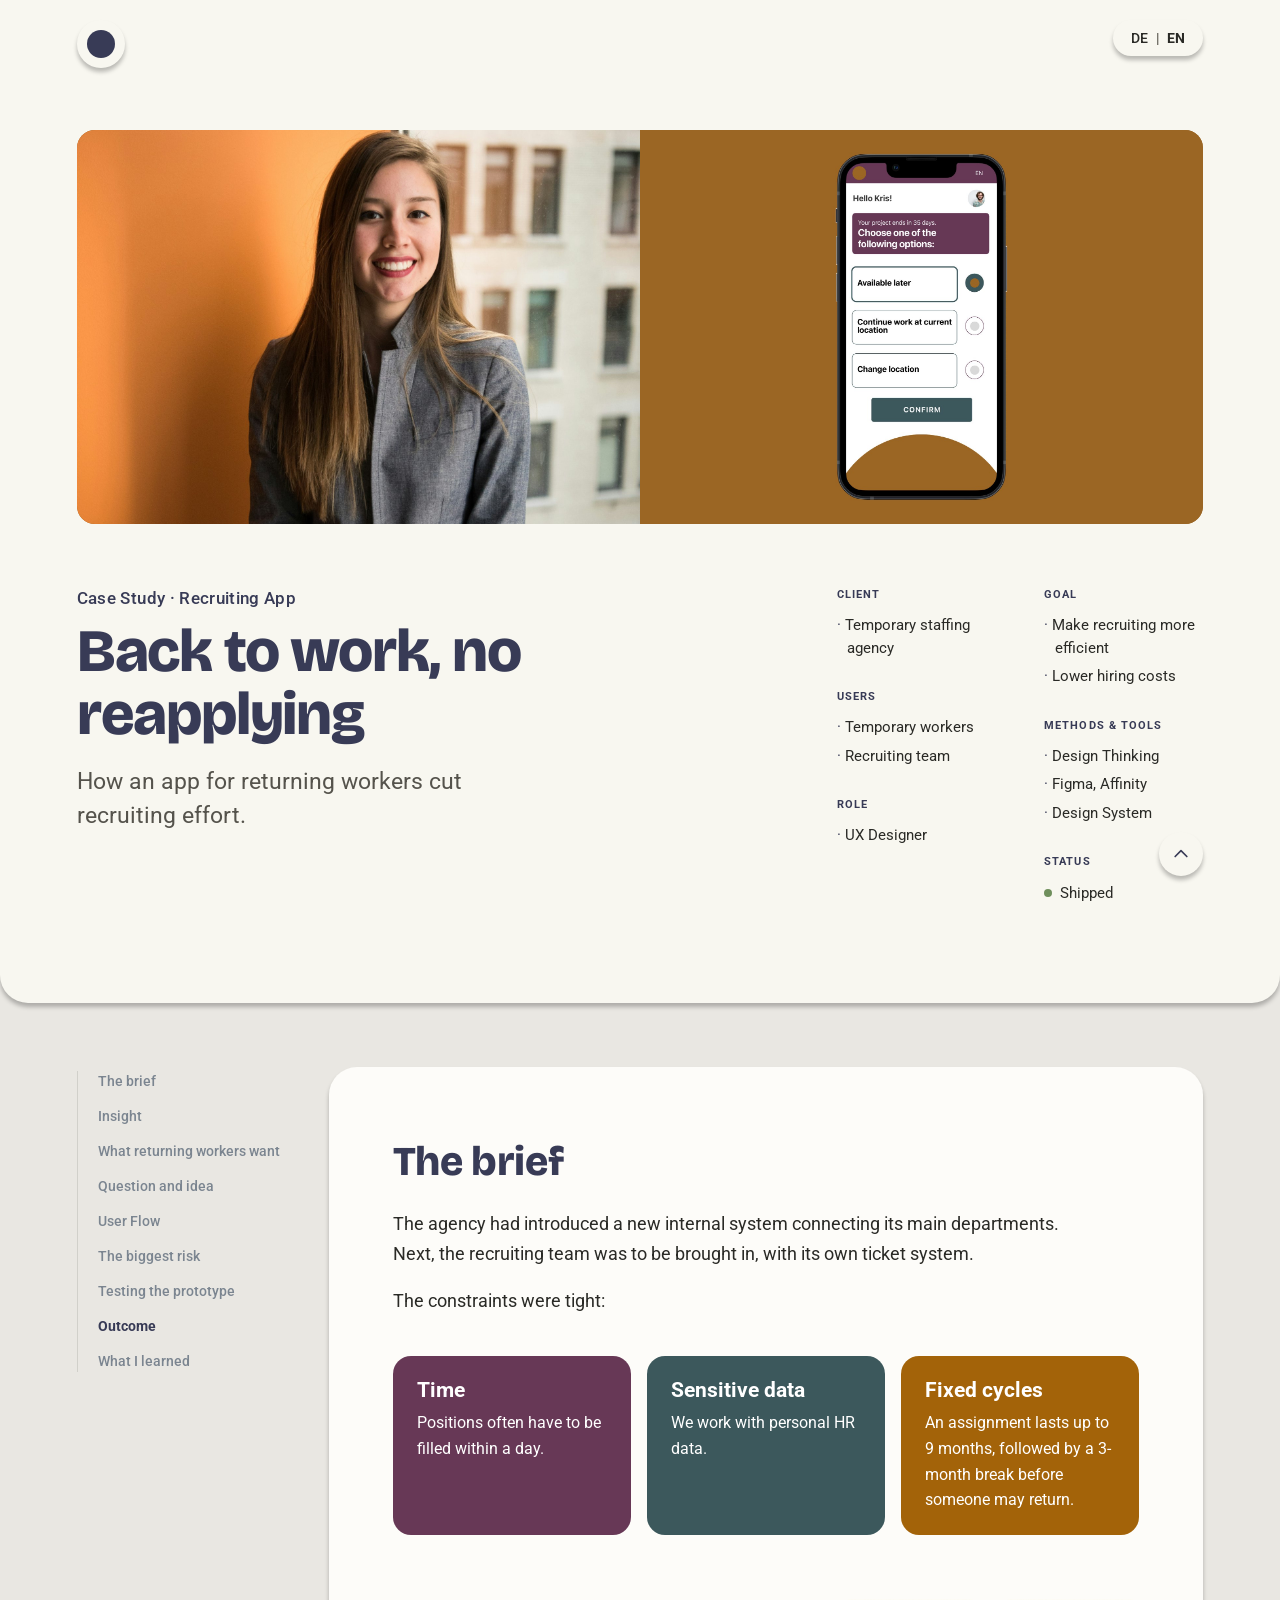
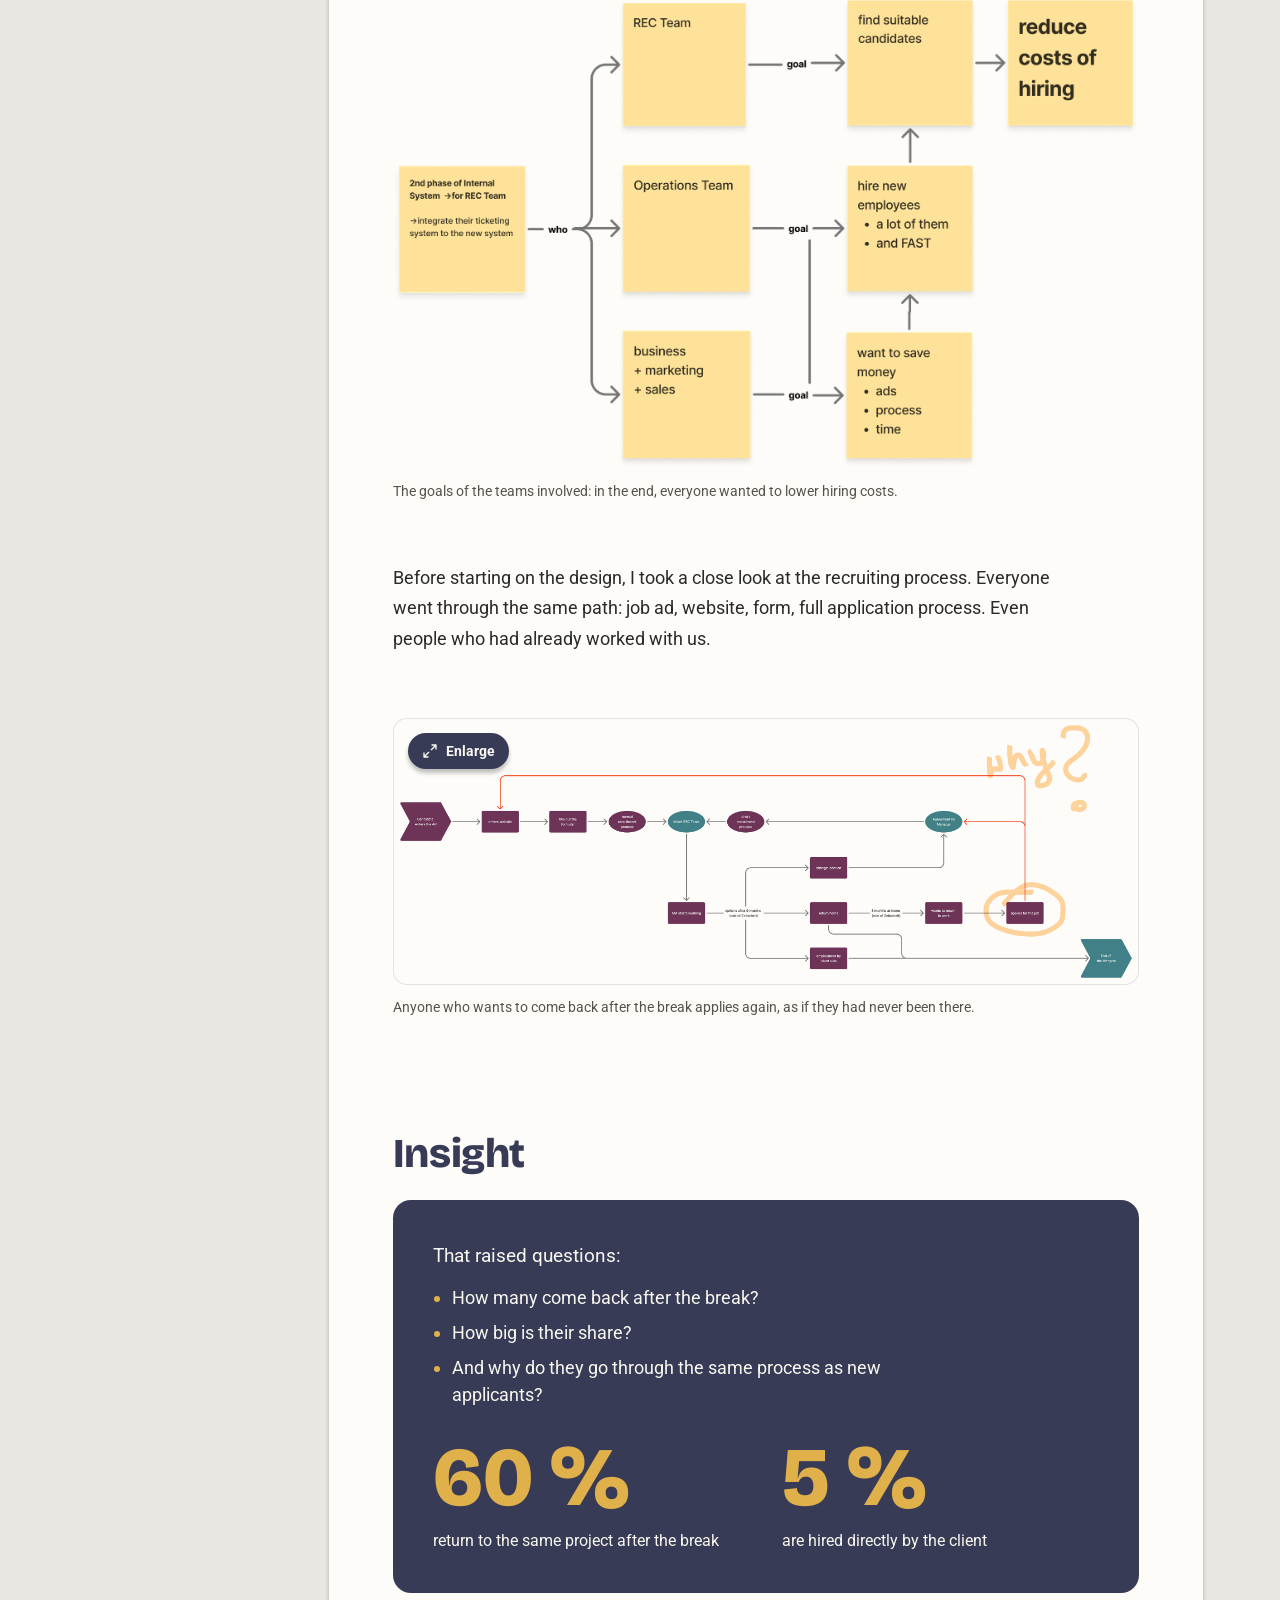
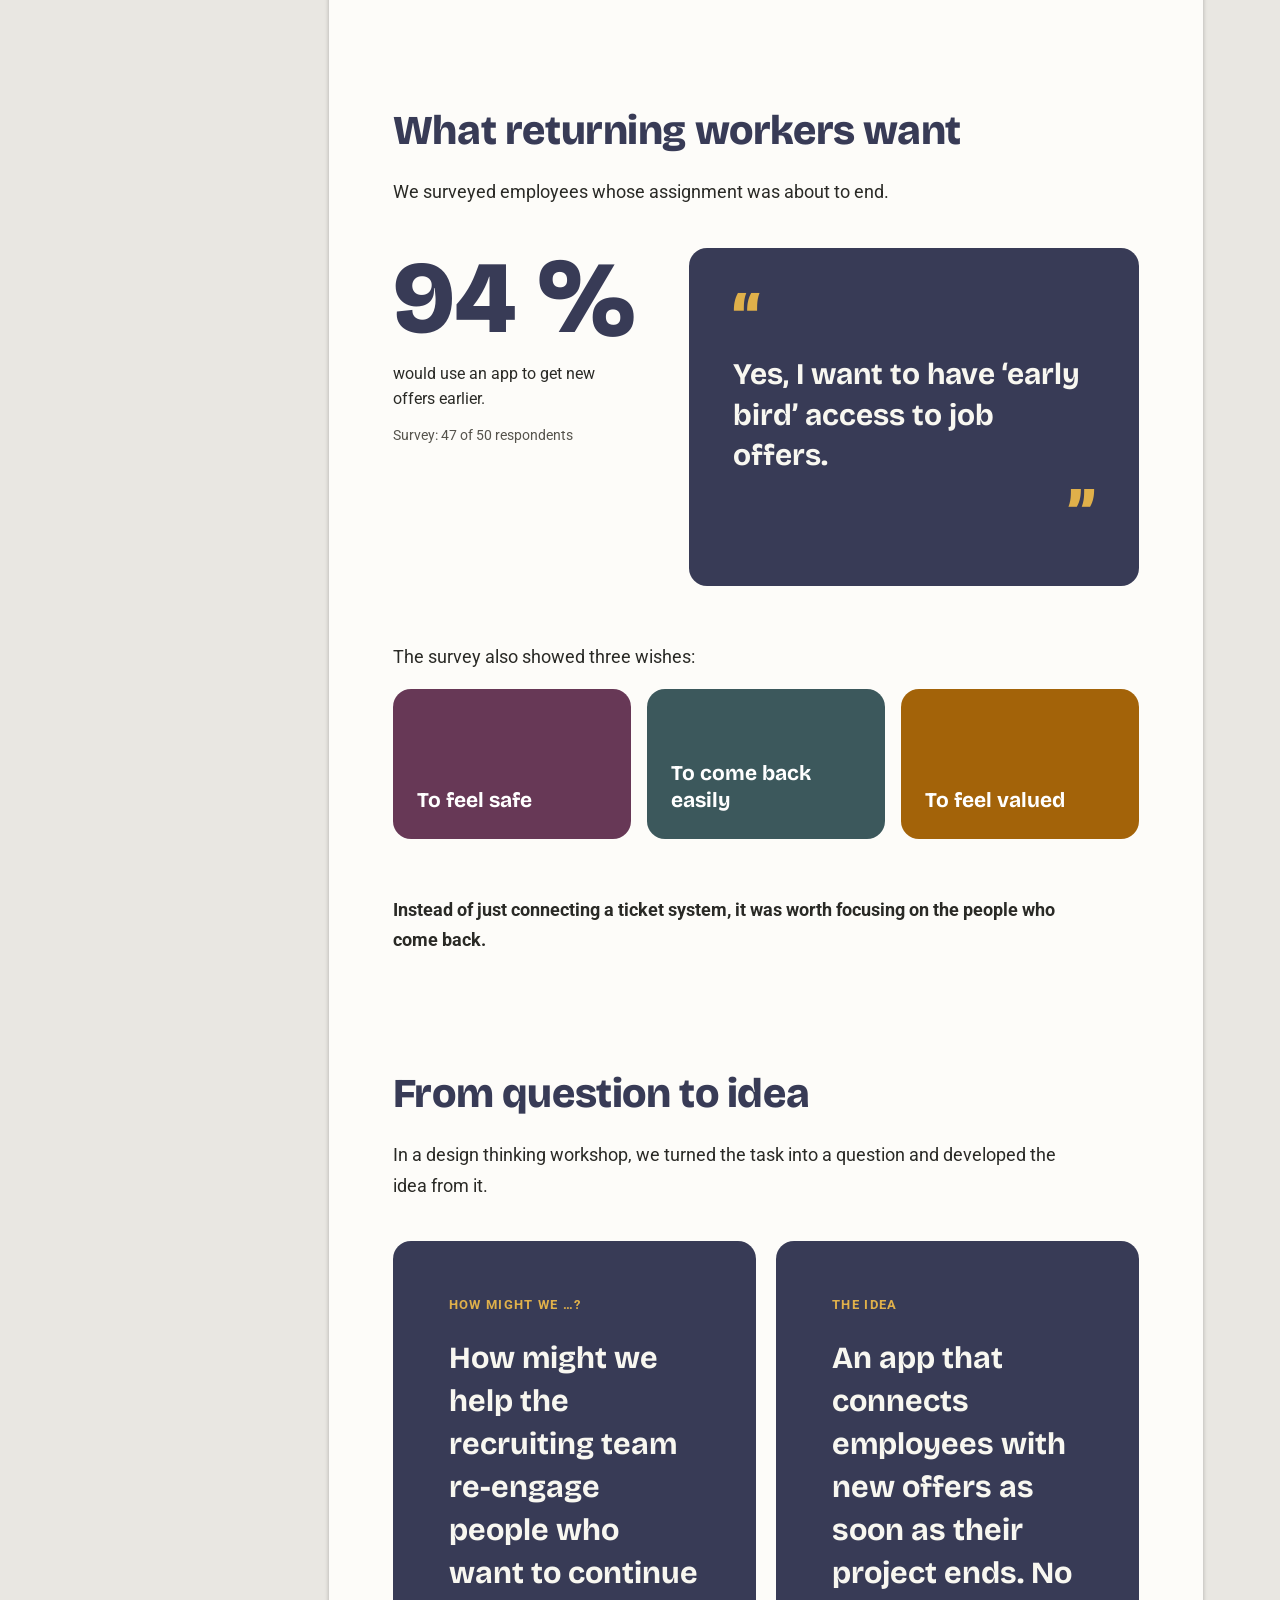
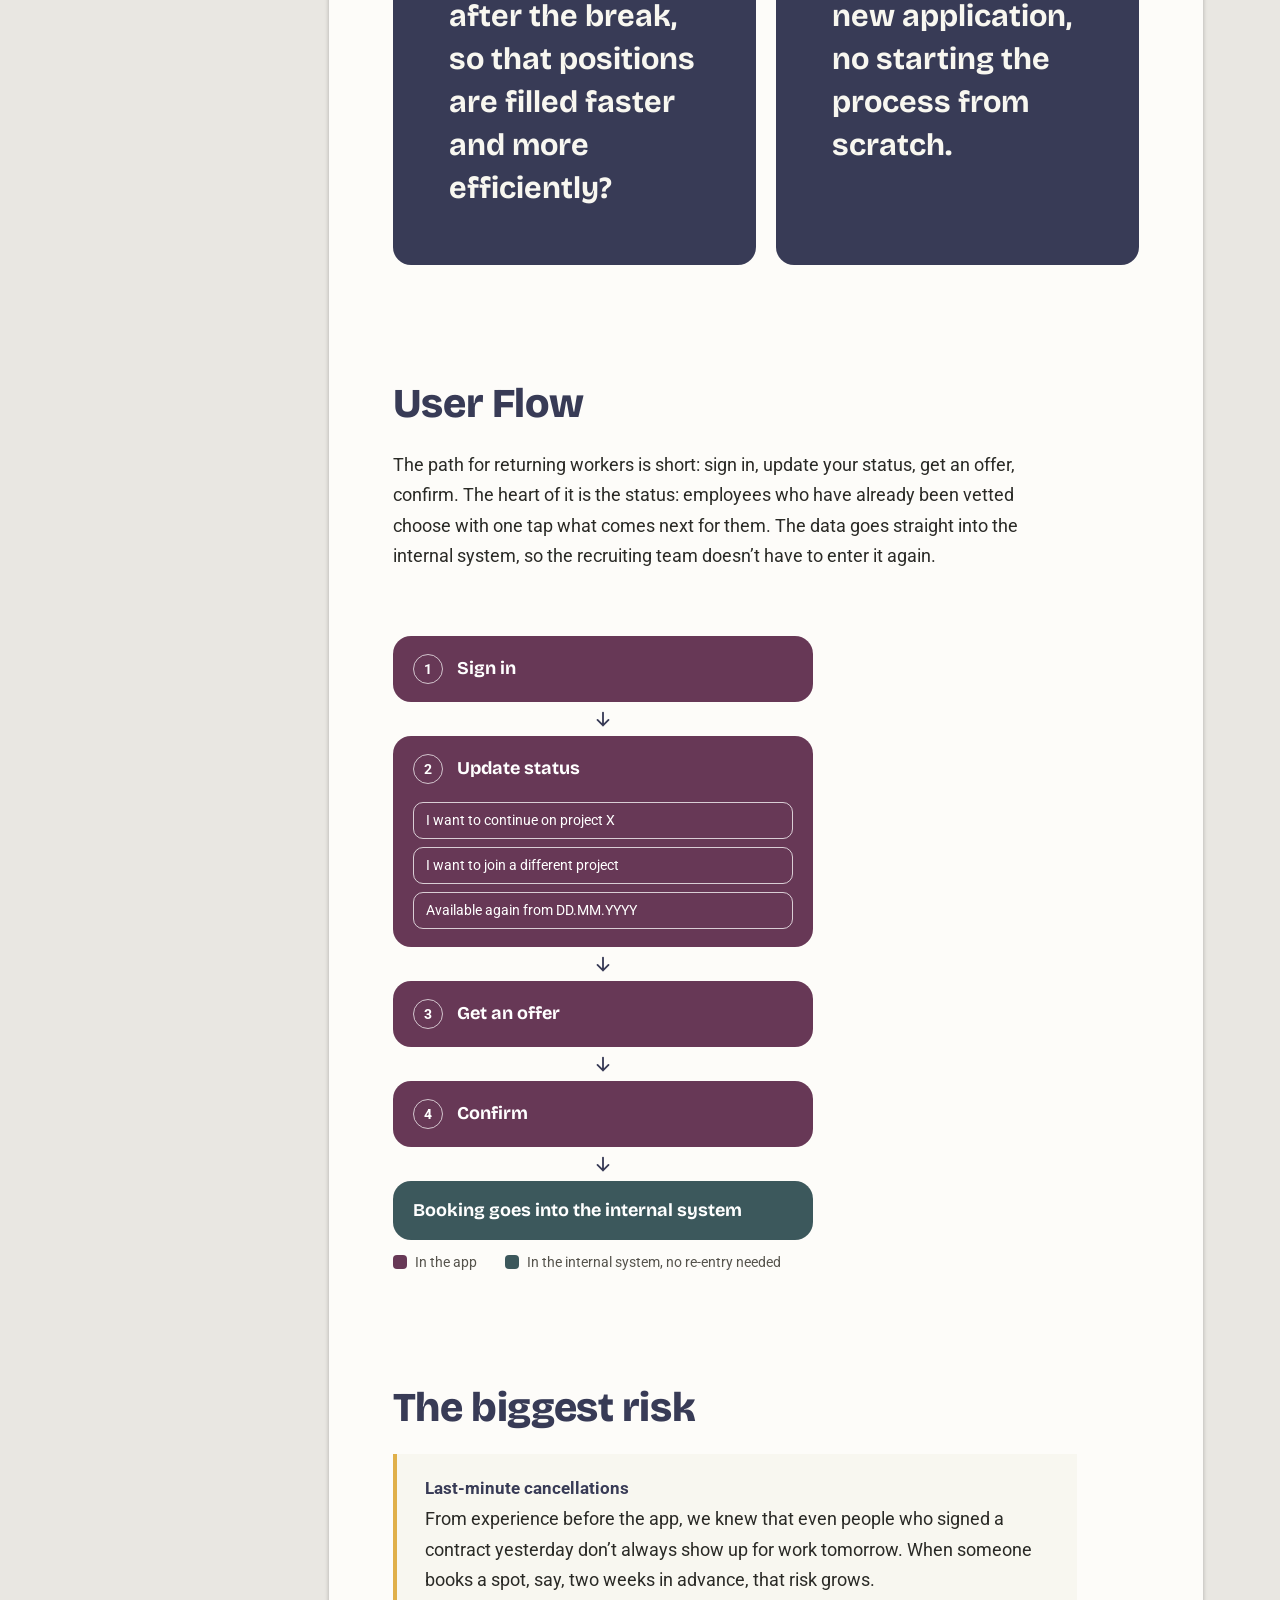
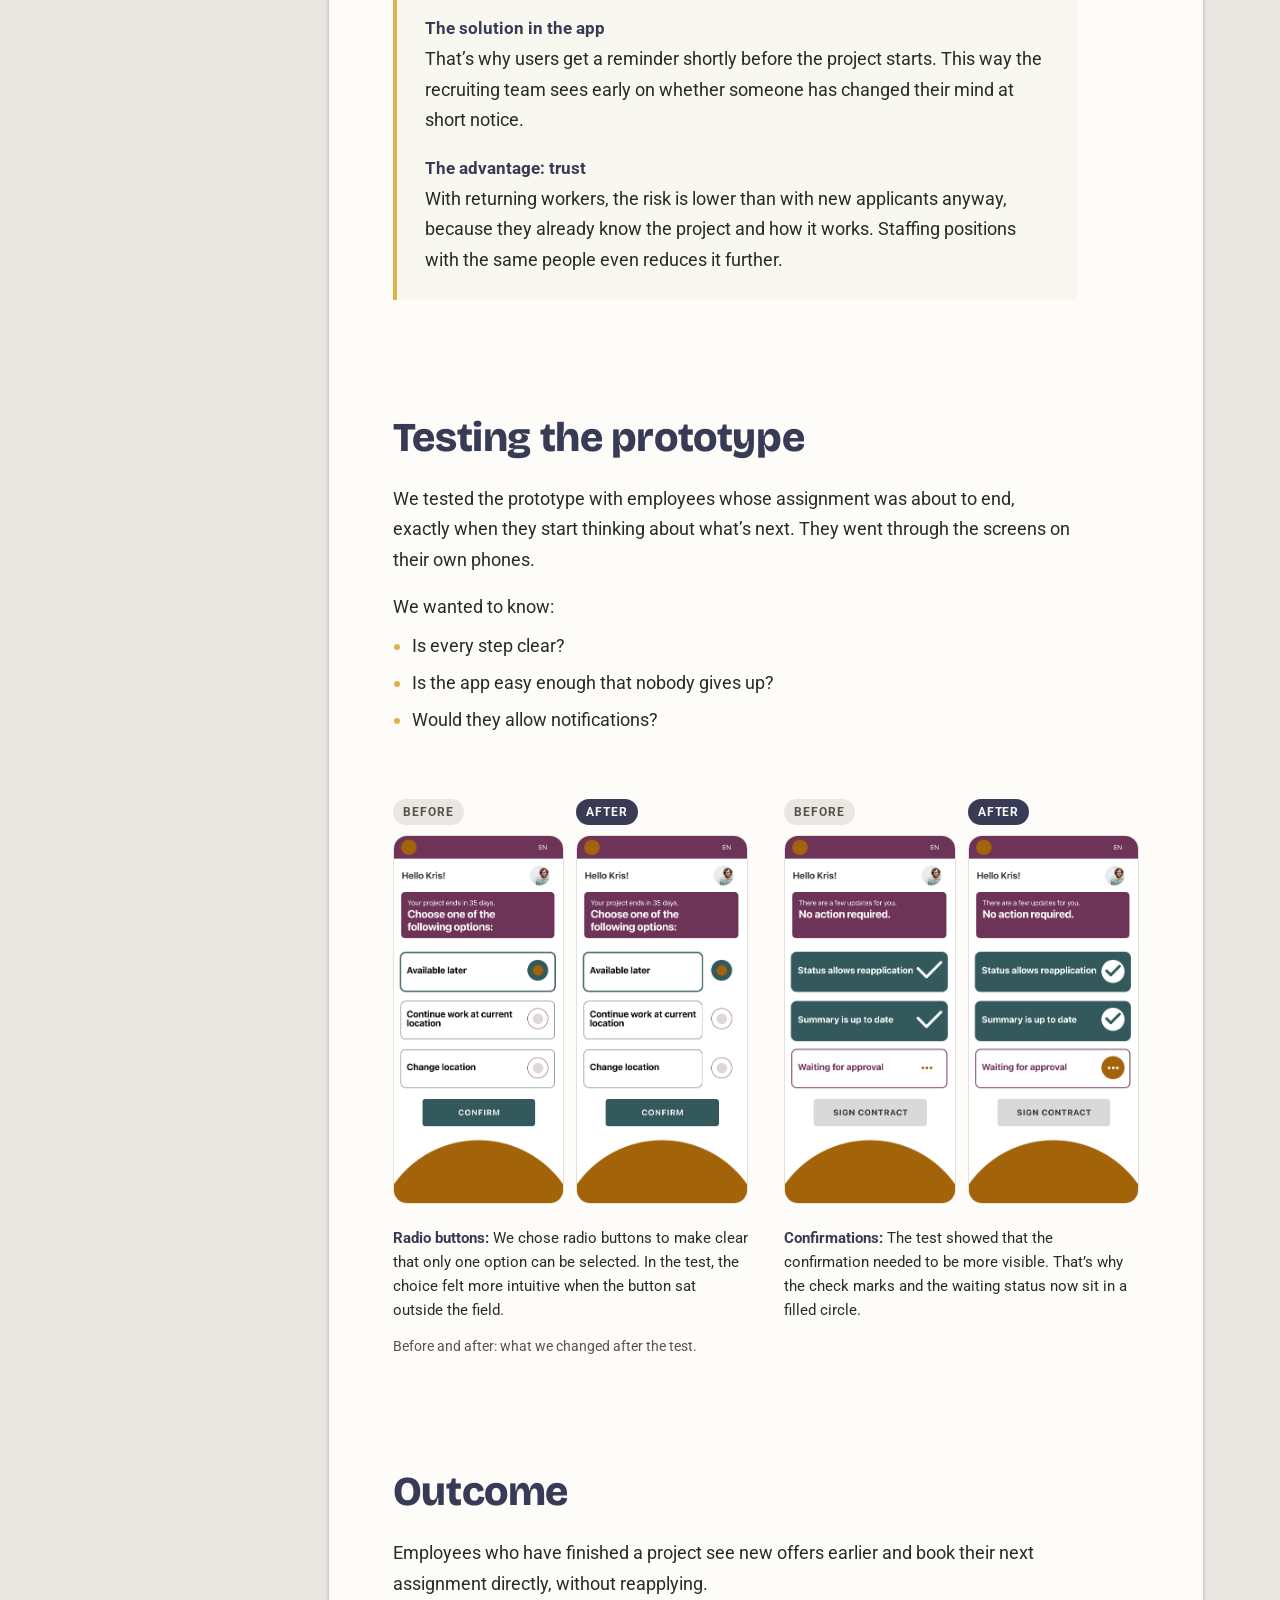
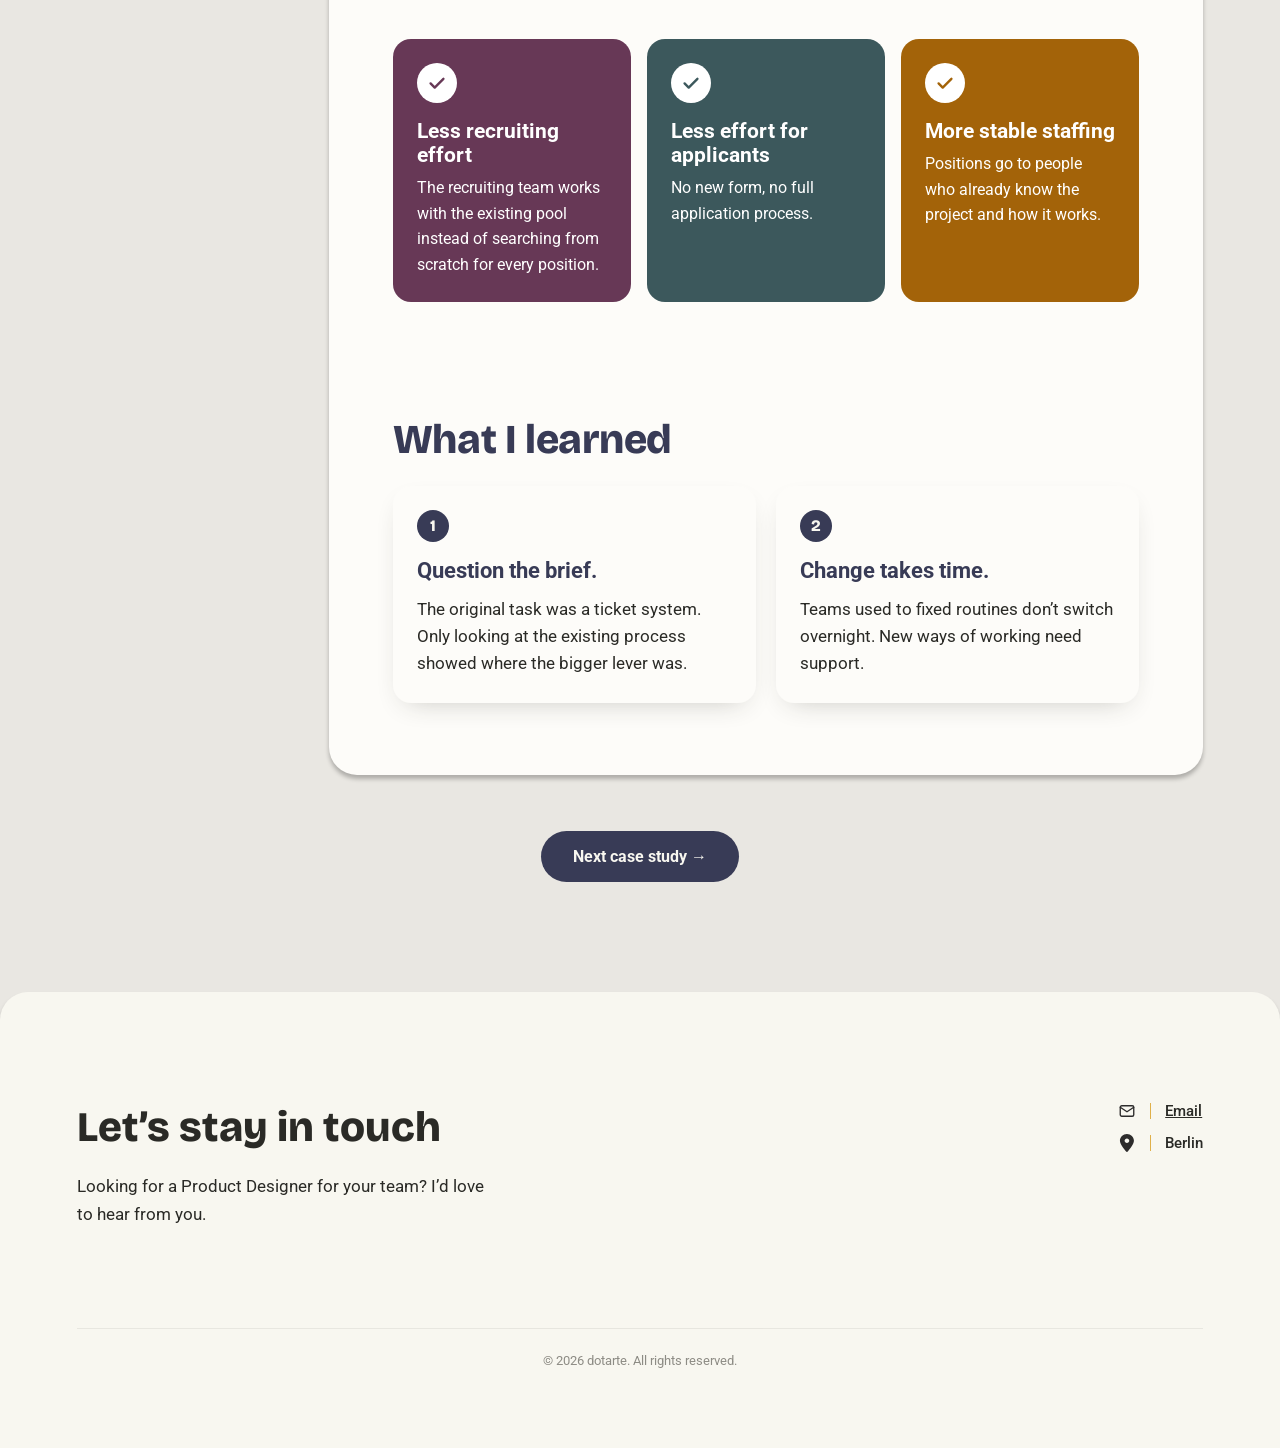
<file: en/projects/recruiting-app/recruiting-app.html>
<!DOCTYPE html>
<html lang="en">
<head>
<meta charset="UTF-8">
<meta name="robots" content="noindex, nofollow">
<meta name="viewport" content="width=device-width, initial-scale=1.0">
<title>Recruiting App — Back to work, no reapplying</title>
<link rel="preconnect" href="https://fonts.googleapis.com">
<link rel="preconnect" href="https://fonts.gstatic.com" crossorigin>
<link href="https://fonts.googleapis.com/css2?family=Roboto:wght@400;500;700&family=Bricolage+Grotesque:opsz,wght@12..96,400..800&display=swap" rel="stylesheet">
<link rel="alternate" hreflang="de" href="../../../projects/recruiting-app/recruiting-app.html">
<link rel="stylesheet" href="../../../projects/recruiting-app/recruiting-app.css">
</head>
<body>

<nav class="pill-nav" id="mainNav">
  <a href="../../index.html" class="logo-dot" aria-label="Go to home page"></a>
</nav>

<nav class="pill-nav lang-nav" id="langNav">
  <ul class="lang-switch">
    <li><a href="../../../projects/recruiting-app/recruiting-app.html" lang="de" hreflang="de" aria-label="Deutsch">DE</a></li>
    <li aria-hidden="true">|</li>
    <li><a href="recruiting-app.html" lang="en" hreflang="en" aria-label="English" aria-current="true">EN</a></li>
  </ul>
</nav>

<button class="scroll-top-float" id="scrollTopFloat" onclick="document.getElementById('top').scrollIntoView({behavior:'smooth'})" aria-label="Scroll to top">
  <svg viewBox="0 0 24 24" fill="none"><path d="M5 15l7-7 7 7" stroke="currentColor" stroke-width="2" stroke-linecap="round" stroke-linejoin="round"/></svg>
</button>

<section class="hero-section" id="top">
  <div class="hero-inner">
    <div class="hero-media">
      <!-- Hero geteilt: links Foto, rechts Handy. Die Karte auf der Startseite zeigt weiter nur das Handy (hero-banner.jpg). -->
      <div class="hero-banner hero-banner--split">
        <div class="hero-split-photo"><img src="../../../projects/recruiting-app/images/hero-person.jpg" alt="Smiling employee with a laptop by an office window"></div>
        <div class="hero-split-phone"><img src="../../../projects/recruiting-app/images/hero-banner.jpg" alt="The recruiting app on a phone: a note that the project ends in 35 days and three options to choose from: available later, continue at the current location, or change location"></div>
      </div>
    </div>

    <div class="hero-grid">
      <div class="hero-copy">
        <p class="hero-kicker">Case Study · Recruiting App</p>
        <h1 class="headline-font hero-title">Back to work, no reapplying</h1>
        <p class="hero-subtitle">How an app for returning workers cut recruiting effort.</p>
      </div>

      <div class="meta-columns">
        <div class="meta-col">
          <div class="meta-block">
            <h3>Client</h3>
            <ul><li>Temporary staffing agency</li></ul>
          </div>
          <div class="meta-block">
            <h3>Users</h3>
            <ul><li>Temporary workers</li><li>Recruiting team</li></ul>
          </div>
          <div class="meta-block">
            <h3>Role</h3>
            <ul><li>UX Designer</li></ul>
          </div>
        </div>
        <div class="meta-col">
          <div class="meta-block">
            <h3>Goal</h3>
            <ul><li>Make recruiting more efficient</li><li>Lower hiring costs</li></ul>
          </div>
          <div class="meta-block">
            <h3>Methods &amp; Tools</h3>
            <ul><li>Design Thinking</li><li>Figma, Affinity</li><li>Design System</li></ul>
          </div>
          <div class="meta-block">
            <h3>Status</h3>
            <ul><li class="status-shipped"><span class="status-dot" aria-hidden="true"></span>Shipped</li></ul>
          </div>
        </div>
      </div>
    </div>
  </div>
</section>

<main class="case-section">
  <div class="case-layout">

    <aside class="toc">
      <details class="toc-details" open>
        <summary class="toc-toggle">
          Contents
          <svg class="toc-toggle-icon" viewBox="0 0 24 24" fill="none"><path d="M6 9l6 6 6-6" stroke="currentColor" stroke-width="2" stroke-linecap="round" stroke-linejoin="round"/></svg>
        </summary>
        <!-- Built automatically from the sections below (shared.js) -->
        <ul class="toc-list" data-auto></ul>
      </details>
    </aside>

    <div class="case-content">

    <section class="block" id="ausgangslage">
      <h2 class="section-eyebrow">The brief</h2>
      <p>The agency had introduced a new internal system connecting its main departments. Next, the recruiting team was to be brought in, with its own ticket system.</p>
      <p>The constraints were tight:</p>
      <div class="mini-cards mini-cards--color">
        <div class="decision-card">
          <h3>Time</h3>
          <p>Positions often have to be filled within a day.</p>
        </div>
        <div class="decision-card">
          <h3>Sensitive data</h3>
          <p>We work with personal HR data.</p>
        </div>
        <div class="decision-card">
          <h3>Fixed cycles</h3>
          <p>An assignment lasts up to 9 months, followed by a 3-month break before someone may return.</p>
        </div>
      </div>

      <figure class="shot shot--board">
        <img src="../../../projects/recruiting-app/images/team-goals.png" width="1800" height="1133" loading="lazy" alt="Sticky note board on the teams’ goals: the second phase of the internal system involves the recruiting team, the operations team, and business, marketing and sales. Recruiting wants to find suitable candidates, operations wants to hire many new employees fast, business wants to save money on ads, process and time. All paths lead to one goal: lowering hiring costs.">
        <figcaption>The goals of the teams involved: in the end, everyone wanted to lower hiring costs.</figcaption>
      </figure>

      <p>Before starting on the design, I took a close look at the recruiting process. Everyone went through the same path: job ad, website, form, full application process. Even people who had already worked with us.</p>

      <figure class="shot flow-figure">
        <button class="zoom-trigger" type="button" aria-describedby="flow-desc" data-zoom-src="../../../projects/recruiting-app/images/process-old-large.png" data-zoom-close="Close" aria-label="Open process diagram larger">
          <img src="../../../projects/recruiting-app/images/process-old.png" width="2800" height="997" loading="lazy" alt="Process diagram: candidates see the job ad, visit the website, fill out the form and go through the normal recruiting process up to the ticket for the recruiting team. Then the assignment starts. After 9 months there are three paths: change location, get hired by the client, or go home. Anyone who wants to return after the 3-month break applies again and starts over at the website. Handwritten note next to it: why?">
          <span class="zoom-badge" aria-hidden="true"><svg viewBox="0 0 24 24" fill="none" stroke="currentColor" stroke-width="2" stroke-linecap="round" stroke-linejoin="round"><path d="M15 3h6v6M9 21H3v-6M21 3l-7 7M3 21l7-7"/></svg>Enlarge</span>
        </button>
        <p class="visually-hidden" id="flow-desc">Process diagram: candidates see the job ad, visit the website, fill out the form and go through the normal recruiting process up to the ticket for the recruiting team. Then the assignment starts. After 9 months there are three paths: change location, get hired by the client, or go home. Anyone who wants to return after the 3-month break applies again and starts over at the website. Handwritten note next to it: why?</p>
        <figcaption>Anyone who wants to come back after the break applies again, as if they had never been there.</figcaption>
      </figure>
    </section>

    <section class="block" id="insight">
      <h2 class="section-eyebrow">Insight</h2>
      <div class="insight">
        <p class="insight-lead">That raised questions:</p>
        <ul class="insight-questions">
          <li>How many come back after the break?</li>
          <li>How big is their share?</li>
          <li>And why do they go through the same process as new applicants?</li>
        </ul>
        <ul class="insight-stats">
          <li><span class="insight-number">60&nbsp;%</span>return to the same project after the break</li>
          <li><span class="insight-number">5&nbsp;%</span>are hired directly by the client</li>
        </ul>
      </div>
    </section>

    <section class="block" id="umfrage">
      <h2 class="section-eyebrow">What returning workers want</h2>
      <p>We surveyed employees whose assignment was about to end.</p>

      <div class="voice">
        <div class="voice-stat">
          <span class="voice-number">94&nbsp;%</span>
          <p class="voice-caption">would use an app to get new offers earlier.</p>
          <p class="voice-source">Survey: 47 of 50 respondents</p>
        </div>
        <div class="quote-block">
          <span class="quote-mark" aria-hidden="true">&ldquo;</span>
          <blockquote>Yes, I want to have ‘early bird’ access to job offers.</blockquote>
          <span class="quote-mark close" aria-hidden="true">&rdquo;</span>
        </div>
      </div>

      <p class="needs-intro">The survey also showed three wishes:</p>
      <div class="needs">
        <div class="need-card"><p>To feel safe</p></div>
        <div class="need-card"><p>To come back easily</p></div>
        <div class="need-card"><p>To feel valued</p></div>
      </div>

      <p class="conclusion">Instead of just connecting a ticket system, it was worth focusing on the people who come back.</p>
    </section>

    <section class="block" id="frage" data-toc="Question and idea">
      <h2 class="section-eyebrow">From question to idea</h2>
      <p>In a design thinking workshop, we turned the task into a question and developed the idea from it.</p>
      <div class="big-cards">
        <div class="big-card">
          <h3 class="big-card-label">How might we …?</h3>
          <p class="big-card-text">How might we help the recruiting team re-engage people who want to continue after the break, so that positions are filled faster and more efficiently?</p>
        </div>
        <div class="big-card">
          <h3 class="big-card-label">The idea</h3>
          <p class="big-card-text">An app that connects employees with new offers as soon as their project ends. No new application, no starting the process from scratch.</p>
        </div>
      </div>
    </section>

    <section class="block" id="user-flow">
      <h2 class="section-eyebrow">User Flow</h2>
      <p>The path for returning workers is short: sign in, update your status, get an offer, confirm. The heart of it is the status: employees who have already been vetted choose with one tap what comes next for them. The data goes straight into the internal system, so the recruiting team doesn’t have to enter it again.</p>
      <figure class="shot user-flow">
        <ol class="uf" aria-label="User flow for returning workers">
          <li class="uf-step uf-step--app"><span class="uf-num" aria-hidden="true">1</span><span class="uf-text">Sign in</span></li>
          <li class="uf-arrow" aria-hidden="true"><svg viewBox="0 0 24 24" fill="none" stroke="currentColor" stroke-width="2" stroke-linecap="round" stroke-linejoin="round"><path d="M5 12h14M13 6l6 6-6 6"/></svg></li>
          <li class="uf-step uf-step--app uf-step--key"><span class="uf-num" aria-hidden="true">2</span><span class="uf-text">Update status</span>
            <ul class="uf-options" aria-label="One of three options">
              <li>I want to continue on project X</li>
              <li>I want to join a different project</li>
              <li>Available again from DD.MM.YYYY</li>
            </ul>
          </li>
          <li class="uf-arrow" aria-hidden="true"><svg viewBox="0 0 24 24" fill="none" stroke="currentColor" stroke-width="2" stroke-linecap="round" stroke-linejoin="round"><path d="M5 12h14M13 6l6 6-6 6"/></svg></li>
          <li class="uf-step uf-step--app"><span class="uf-num" aria-hidden="true">3</span><span class="uf-text">Get an offer</span></li>
          <li class="uf-arrow" aria-hidden="true"><svg viewBox="0 0 24 24" fill="none" stroke="currentColor" stroke-width="2" stroke-linecap="round" stroke-linejoin="round"><path d="M5 12h14M13 6l6 6-6 6"/></svg></li>
          <li class="uf-step uf-step--app"><span class="uf-num" aria-hidden="true">4</span><span class="uf-text">Confirm</span></li>
          <li class="uf-arrow" aria-hidden="true"><svg viewBox="0 0 24 24" fill="none" stroke="currentColor" stroke-width="2" stroke-linecap="round" stroke-linejoin="round"><path d="M5 12h14M13 6l6 6-6 6"/></svg></li>
          <li class="uf-step uf-step--sys"><span class="uf-text">Booking goes into the internal system</span></li>
        </ol>
        <figcaption class="uf-legend"><span class="uf-legend-item"><span class="uf-key uf-key--app"></span>In the app</span><span class="uf-legend-item"><span class="uf-key uf-key--sys"></span>In the internal system, no re-entry needed</span></figcaption>
      </figure>
    </section>

    <section class="block" id="risiko">
      <h2 class="section-eyebrow">The biggest risk</h2>
      <div class="risk">
        <h3 class="risk-title">Last-minute cancellations</h3>
        <p>From experience before the app, we knew that even people who signed a contract yesterday don’t always show up for work tomorrow. When someone books a spot, say, two weeks in advance, that risk grows.</p>
        <h3 class="risk-title">The solution in the app</h3>
        <p>That’s why users get a reminder shortly before the project starts. This way the recruiting team sees early on whether someone has changed their mind at short notice.</p>
        <h3 class="risk-title">The advantage: trust</h3>
        <p>With returning workers, the risk is lower than with new applicants anyway, because they already know the project and how it works. Staffing positions with the same people even reduces it further.</p>
      </div>
    </section>

    <section class="block" id="screens">
      <h2 class="section-eyebrow">Testing the prototype</h2>
      <p>We tested the prototype with employees whose assignment was about to end, exactly when they start thinking about what’s next. They went through the screens on their own phones.</p>
      <p>We wanted to know:</p>
      <ul class="test-questions">
        <li>Is every step clear?</li>
        <li>Is the app easy enough that nobody gives up?</li>
        <li>Would they allow notifications?</li>
      </ul>

      <figure class="screens before-after">
        <div class="ba-item">
          <span class="ba-tag">Before</span>
          <img src="../../../projects/recruiting-app/images/test-1-before.png" width="750" height="1624" loading="lazy" alt="Before: selection screen with three options, the radio button sits inside each option field">
        </div>
        <div class="ba-item ba-item--after">
          <span class="ba-tag">After</span>
          <img src="../../../projects/recruiting-app/images/test-1-after.png" width="750" height="1624" loading="lazy" alt="After: the same screen, the radio button now sits to the right, outside the option field">
        </div>
        <p class="ba-note ba-note--1"><strong>Radio buttons:</strong> We chose radio buttons to make clear that only one option can be selected. In the test, the choice felt more intuitive when the button sat outside the field.</p>
        <div class="ba-item">
          <span class="ba-tag">Before</span>
          <img src="../../../projects/recruiting-app/images/test-2-before.png" width="750" height="1624" loading="lazy" alt="Before: status screen with three updates, the check marks and dots stand on their own without a circle">
        </div>
        <div class="ba-item ba-item--after">
          <span class="ba-tag">After</span>
          <img src="../../../projects/recruiting-app/images/test-2-after.png" width="750" height="1624" loading="lazy" alt="After: the same screen, the check marks and dots now sit in filled circles">
        </div>
        <p class="ba-note ba-note--2"><strong>Confirmations:</strong> The test showed that the confirmation needed to be more visible. That’s why the check marks and the waiting status now sit in a filled circle.</p>
        <figcaption>Before and after: what we changed after the test.</figcaption>
      </figure>

      <!-- Demo video (hidden for now, coming later):
      <figure class="demo">
        <div class="demo-frame">
          <video src="../../../projects/recruiting-app/images/recruiting-app-demo.mp4" poster="../../../projects/recruiting-app/images/recruiting-app-demo-poster.jpg" muted loop playsinline preload="metadata" aria-label="Demo: opening an offer and booking a spot"></video>
          <button class="demo-toggle" type="button" data-play="Play video" data-pause="Pause video" aria-label="Play video">
            <svg class="icon-pause" viewBox="0 0 24 24" fill="currentColor" aria-hidden="true"><rect x="6" y="5" width="4" height="14" rx="1"/><rect x="14" y="5" width="4" height="14" rx="1"/></svg>
            <svg class="icon-play" viewBox="0 0 24 24" fill="currentColor" aria-hidden="true"><path d="M8 5.5v13a1 1 0 0 0 1.5.86l11-6.5a1 1 0 0 0 0-1.72l-11-6.5A1 1 0 0 0 8 5.5z"/></svg>
          </button>
        </div>
        <figcaption>From offer to booked spot.</figcaption>
      </figure>
      -->
    </section>

    <section class="block" id="ergebnis">
      <h2 class="section-eyebrow">Outcome</h2>
      <p>Employees who have finished a project see new offers earlier and book their next assignment directly, without reapplying.</p>
      <div class="mini-cards result-cards">
        <div class="decision-card">
          <span class="result-check" aria-hidden="true"><svg viewBox="0 0 24 24" fill="none" stroke="currentColor" stroke-width="2.6" stroke-linecap="round" stroke-linejoin="round"><path d="M5 12.5l4.5 4.5L19 7.5"/></svg></span>
          <h3>Less recruiting effort</h3>
          <p>The recruiting team works with the existing pool instead of searching from scratch for every position.</p>
        </div>
        <div class="decision-card">
          <span class="result-check" aria-hidden="true"><svg viewBox="0 0 24 24" fill="none" stroke="currentColor" stroke-width="2.6" stroke-linecap="round" stroke-linejoin="round"><path d="M5 12.5l4.5 4.5L19 7.5"/></svg></span>
          <h3>Less effort for applicants</h3>
          <p>No new form, no full application process.</p>
        </div>
        <div class="decision-card">
          <span class="result-check" aria-hidden="true"><svg viewBox="0 0 24 24" fill="none" stroke="currentColor" stroke-width="2.6" stroke-linecap="round" stroke-linejoin="round"><path d="M5 12.5l4.5 4.5L19 7.5"/></svg></span>
          <h3>More stable staffing</h3>
          <p>Positions go to people who already know the project and how it works.</p>
        </div>
      </div>
    </section>

    <section class="block" id="gelernt">
      <h2 class="section-eyebrow">What I learned</h2>
      <div class="learn-cards">
        <div class="learn-card">
          <span class="learn-number" aria-hidden="true">1</span>
          <h3>Question the brief.</h3>
          <p>The original task was a ticket system. Only looking at the existing process showed where the bigger lever was.</p>
        </div>
        <div class="learn-card">
          <span class="learn-number" aria-hidden="true">2</span>
          <h3>Change takes time.</h3>
          <p>Teams used to fixed routines don’t switch overnight. New ways of working need support.</p>
        </div>
      </div>
    </section>

    </div>

  </div>
</main>

<div class="next-case">
  <a class="next-case-link" href="../ajar/ajar.html">Next case study →</a>
</div>

<footer class="contact-section" id="kontakt">
  <div class="contact-inner">
    <div>
      <h2 class="headline-font">Let’s stay in touch</h2>
      <p>Looking for a Product Designer for your team? I’d love to hear from you.</p>
    </div>

    <div class="contact-list">
      <div class="row">
        <svg class="row-icon" width="18" height="18" viewBox="0 0 24 24" fill="none" stroke="#2D2C2C" stroke-width="1.8" stroke-linecap="round" stroke-linejoin="round" aria-hidden="true"><rect x="3" y="5" width="18" height="14" rx="2"/><path d="M3 7l9 6 9-6"/></svg>
        <span class="divider"></span>
        <a href="#" data-mail="ZG90YXJ0ZS5wb3J0Zm9saW9AZ21haWwuY29t">Email</a>
      </div>
      <!-- LinkedIn (temporarily hidden)
      <div class="row">
        <img class="row-icon" src="../../../images/icon-linkedin.png" alt="" aria-hidden="true">
        <span class="divider"></span>
        <a href="https://linkedin.com/in/DEIN-PROFIL" target="_blank" rel="noopener noreferrer">LinkedIn</a>
      </div>
      -->
      <div class="row">
        <svg class="row-icon" width="14" height="18" viewBox="0 0 11 14" fill="none" aria-hidden="true">
          <path d="M6.11649 13.6854C7.57118 11.9254 10.8889 7.65967 10.8889 5.26362C10.8889 2.35766 8.45023 0 5.44444 0C2.43866 0 0 2.35766 0 5.26362C0 7.65967 3.31771 11.9254 4.7724 13.6854C5.12118 14.1049 5.76771 14.1049 6.11649 13.6854ZM5.44444 3.50908C5.92576 3.50908 6.38737 3.69393 6.72771 4.02297C7.06806 4.35201 7.25926 4.79829 7.25926 5.26362C7.25926 5.72895 7.06806 6.17523 6.72771 6.50427C6.38737 6.83331 5.92576 7.01816 5.44444 7.01816C4.96313 7.01816 4.50152 6.83331 4.16118 6.50427C3.82083 6.17523 3.62963 5.72895 3.62963 5.26362C3.62963 4.79829 3.82083 4.35201 4.16118 4.02297C4.50152 3.69393 4.96313 3.50908 5.44444 3.50908Z" fill="#2D2C2C"/>
        </svg>
        <span class="divider"></span>
        <span>Berlin</span>
      </div>
    </div>
  </div>

  <p class="copyright">© <span id="copyright-year">2026</span> dotarte. All rights reserved.</p>
</footer>

<script src="../../../projects/shared.js"></script>

</body>
</html>
</file>
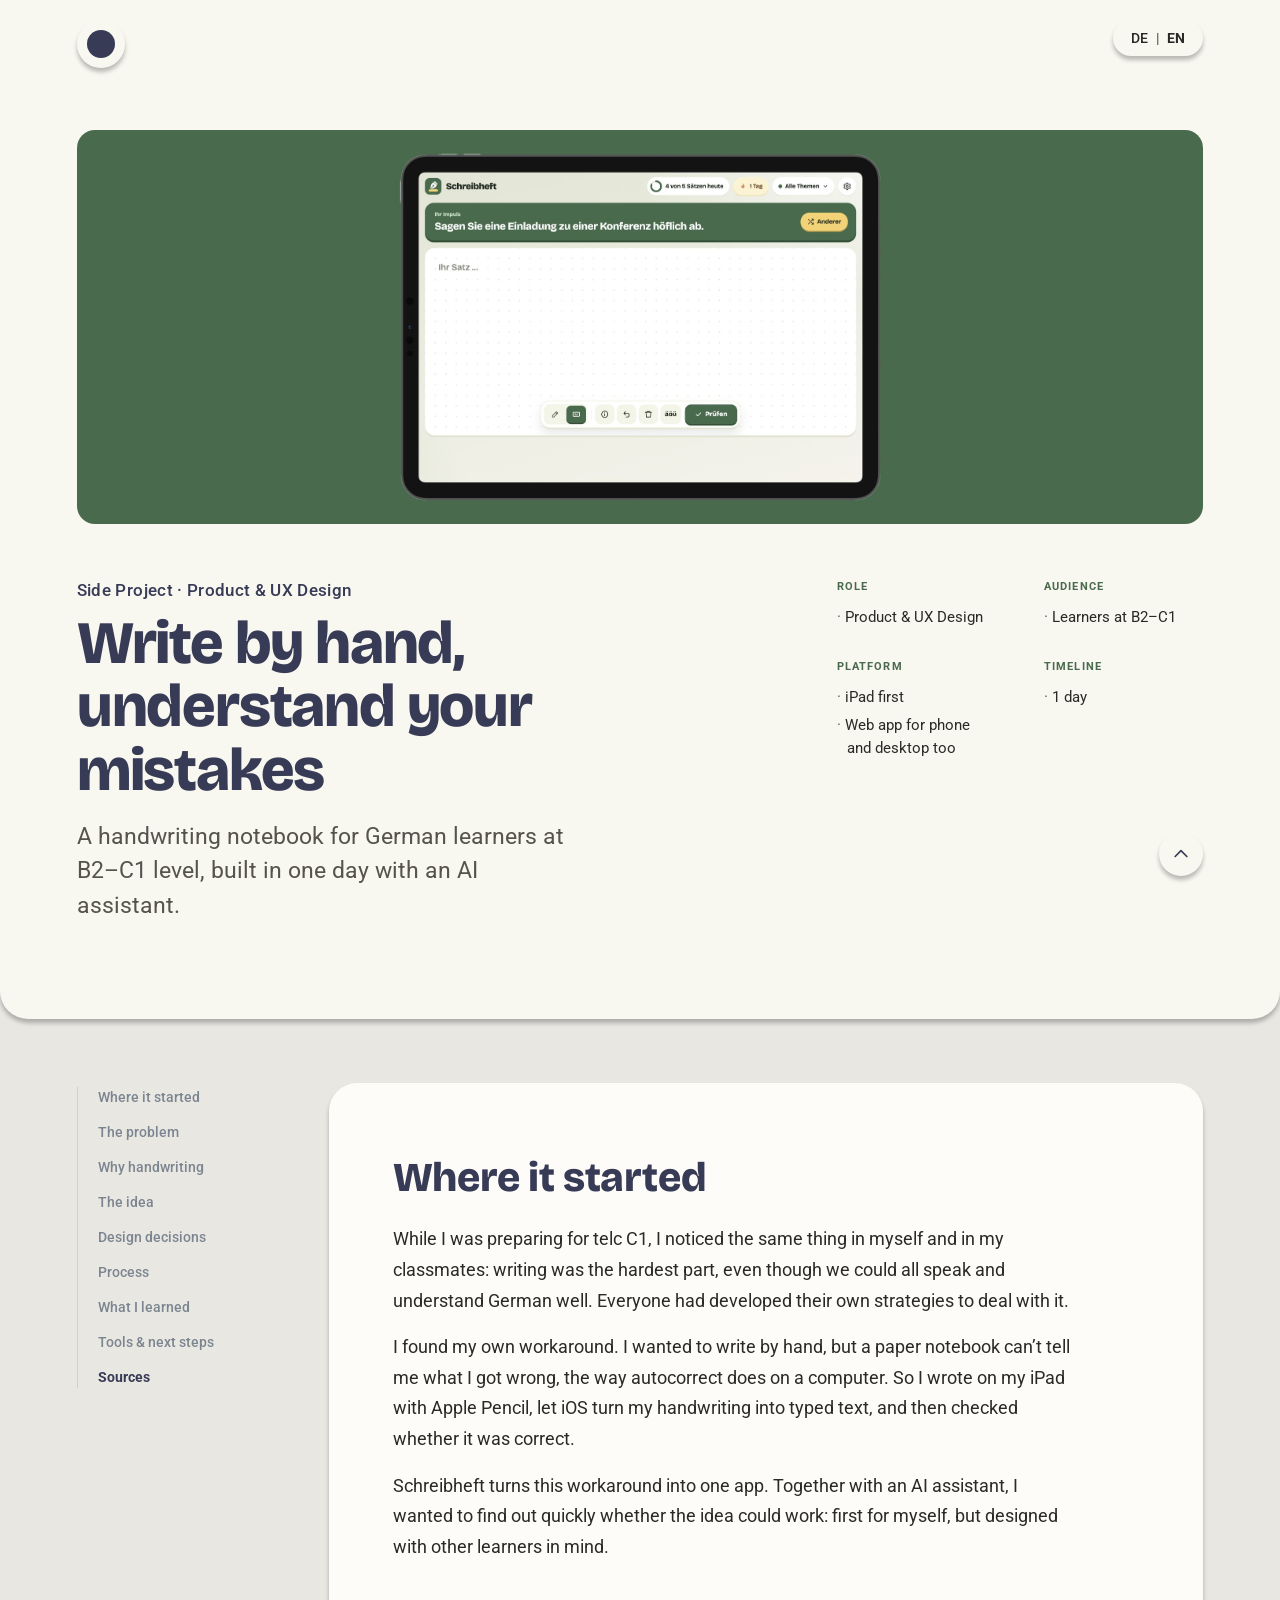
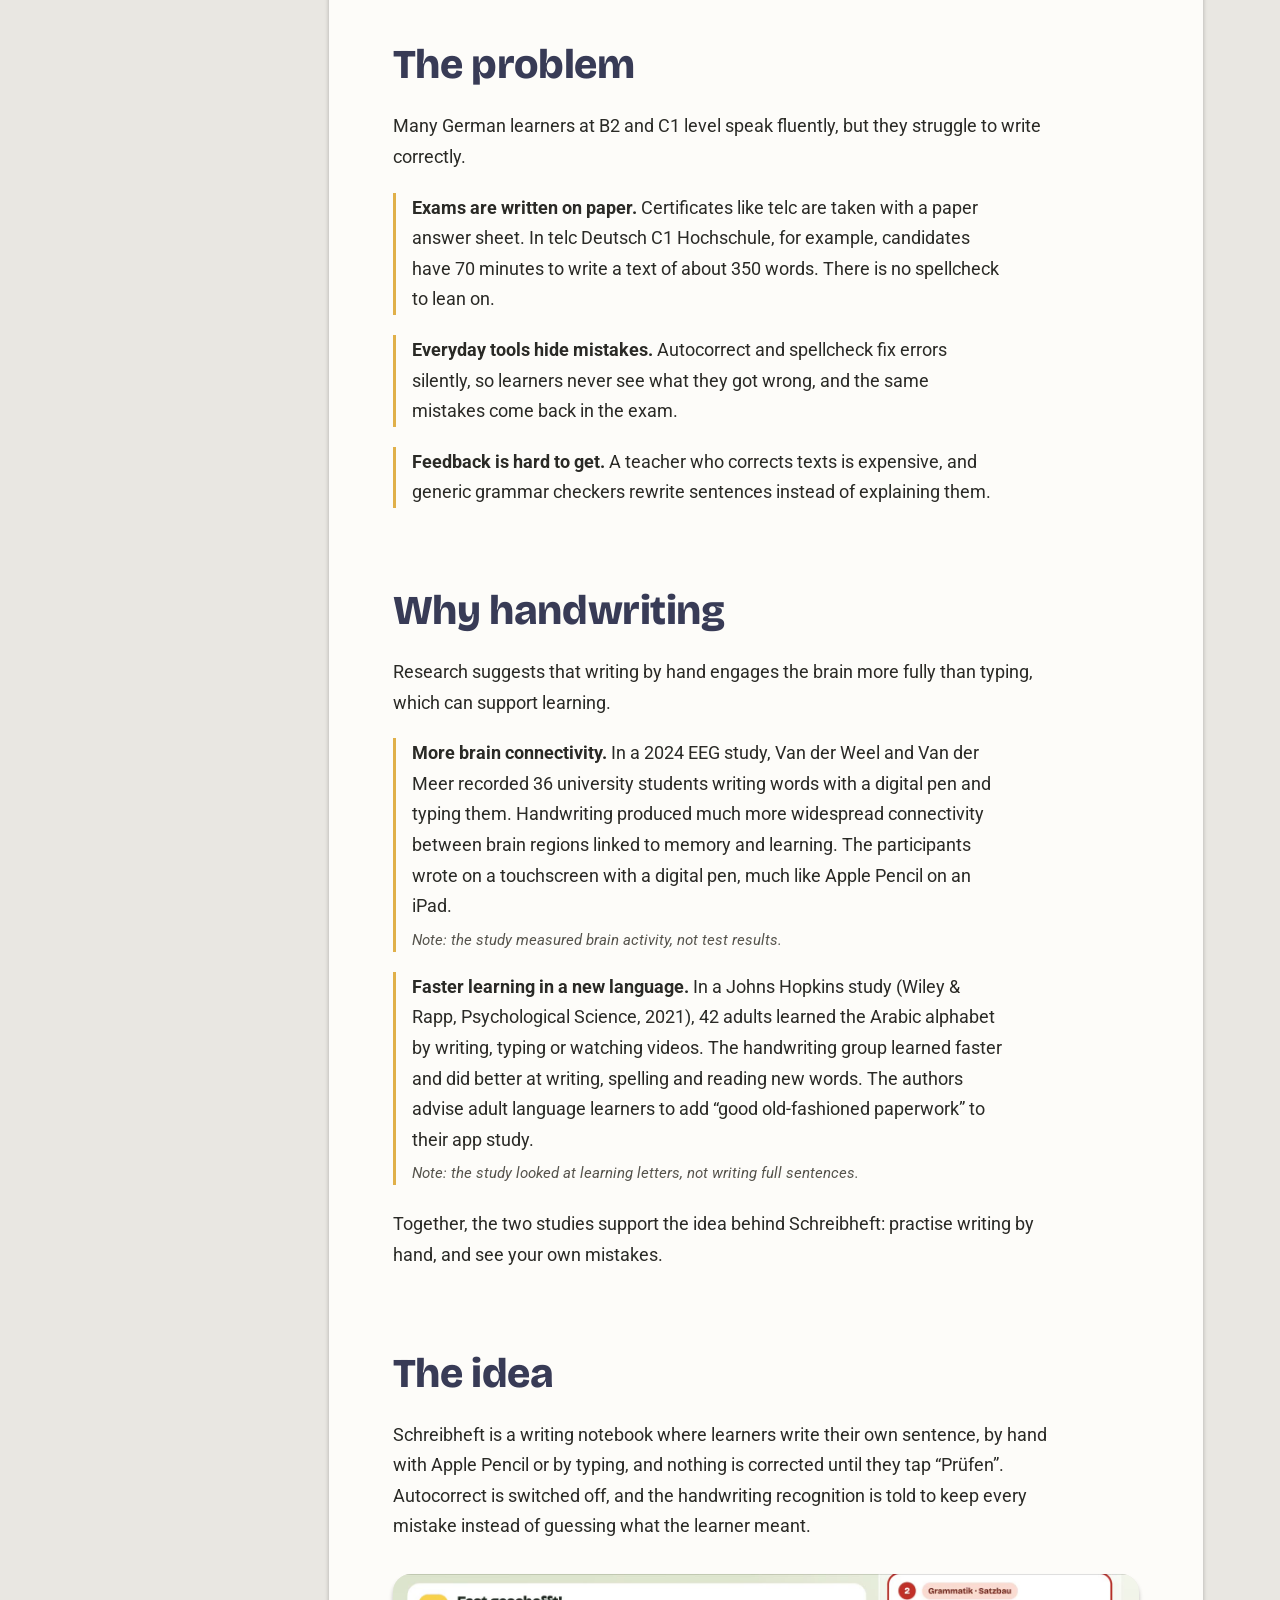
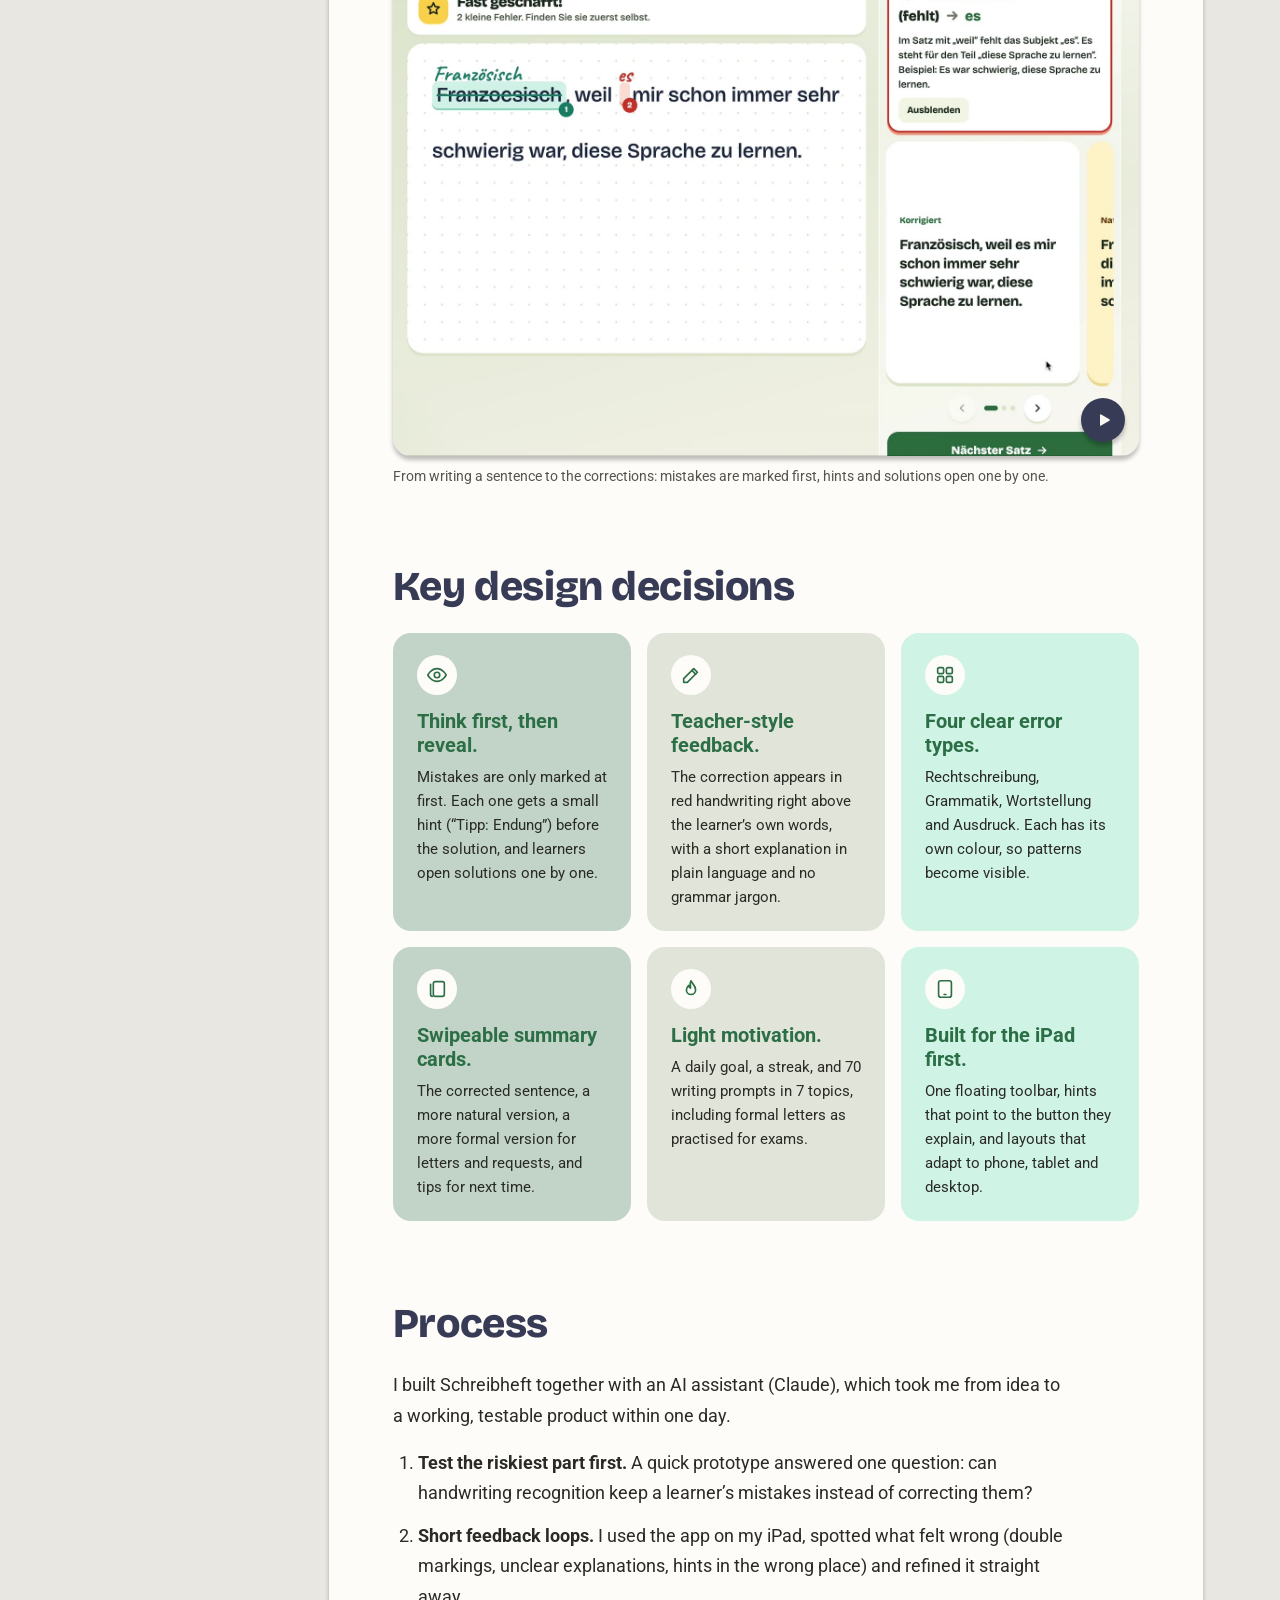
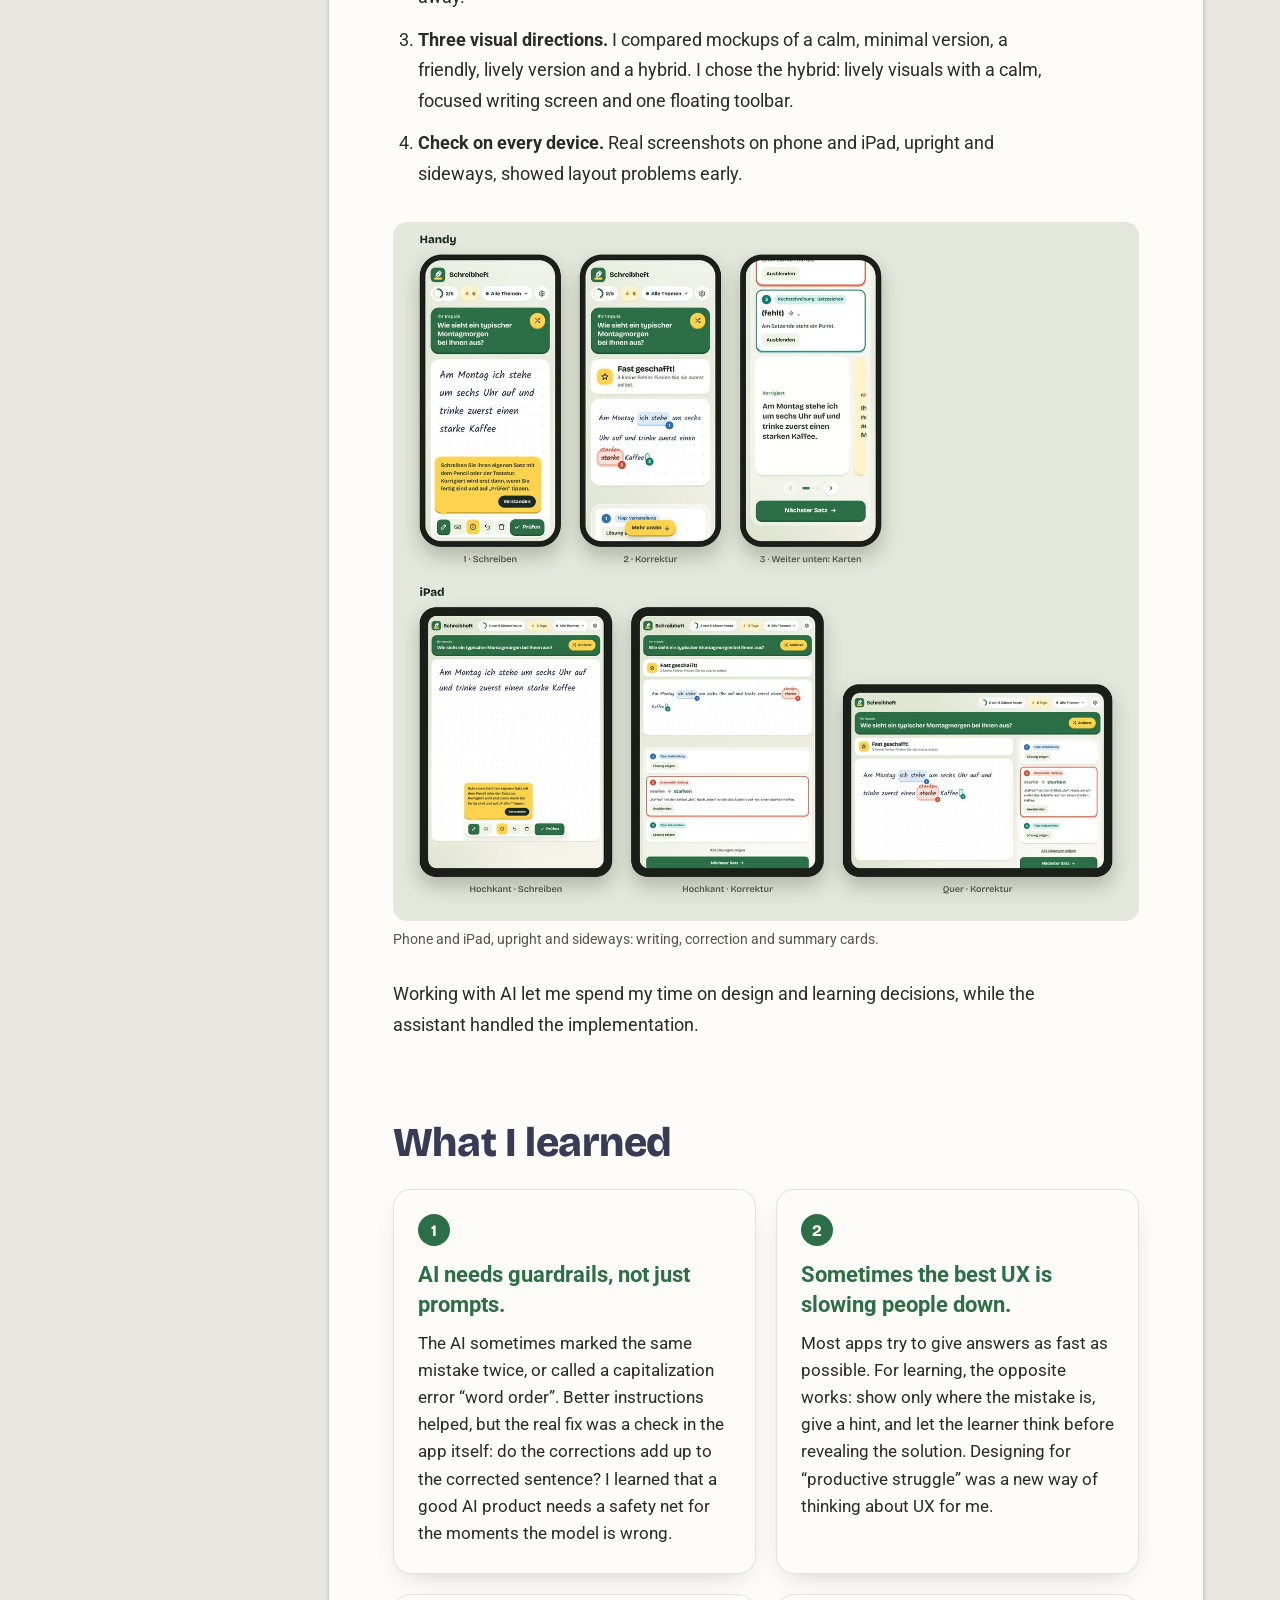
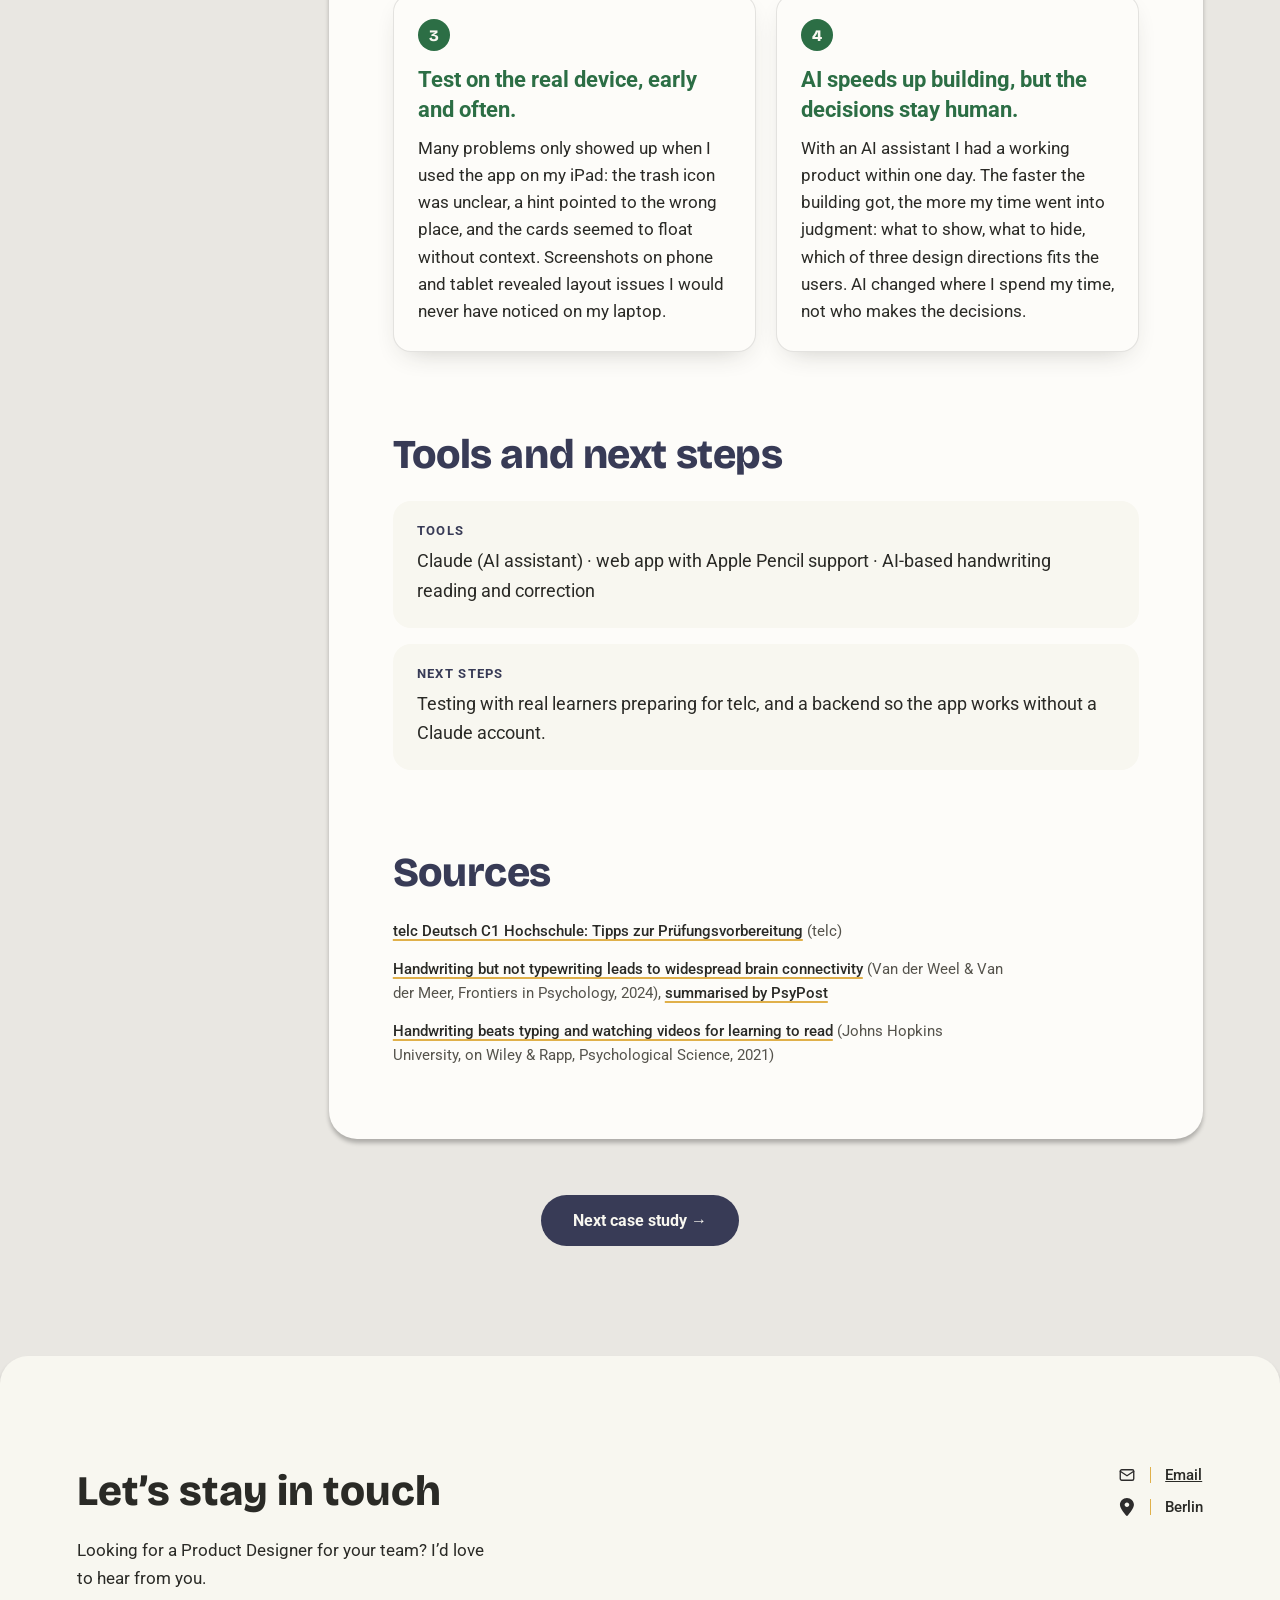
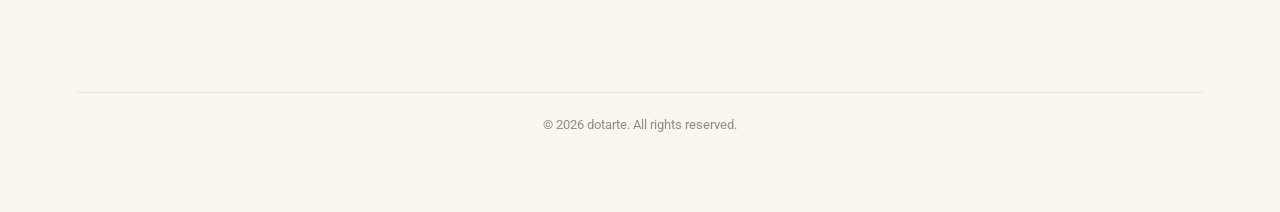
<file: en/projects/schreibheft/schreibheft.html>
<!DOCTYPE html>
<html lang="en">
<head>
<meta charset="UTF-8">
<meta name="robots" content="noindex, nofollow">
<meta name="viewport" content="width=device-width, initial-scale=1.0">
<title>Schreibheft — German Writing Practice App</title>
<link rel="preconnect" href="https://fonts.googleapis.com">
<link rel="preconnect" href="https://fonts.gstatic.com" crossorigin>
<link href="https://fonts.googleapis.com/css2?family=Roboto:wght@400;500;700&family=Bricolage+Grotesque:opsz,wght@12..96,400..800&display=swap" rel="stylesheet">
<link rel="alternate" hreflang="de" href="../../../projects/schreibheft/schreibheft.html">
<link rel="stylesheet" href="../../../projects/schreibheft/schreibheft.css">
</head>
<body>

<nav class="pill-nav" id="mainNav">
  <a href="../../index.html" class="logo-dot" aria-label="Go to home page"></a>
</nav>

<nav class="pill-nav lang-nav" id="langNav">
  <ul class="lang-switch">
    <li><a href="../../../projects/schreibheft/schreibheft.html" lang="de" hreflang="de" aria-label="Deutsch">DE</a></li>
    <li aria-hidden="true">|</li>
    <li><a href="schreibheft.html" lang="en" hreflang="en" aria-label="English" aria-current="true">EN</a></li>
  </ul>
</nav>

<button class="scroll-top-float" id="scrollTopFloat" onclick="document.getElementById('top').scrollIntoView({behavior:'smooth'})" aria-label="Scroll to top">
  <svg viewBox="0 0 24 24" fill="none"><path d="M5 15l7-7 7 7" stroke="currentColor" stroke-width="2" stroke-linecap="round" stroke-linejoin="round"/></svg>
</button>

<section class="hero-section" id="top">
  <div class="hero-inner">
    <div class="hero-media">
      <div class="hero-banner hero-banner--green">
        <img src="../../../projects/schreibheft/images/hero-banner.jpg" alt="Schreibheft on an iPad: today’s writing prompt and an empty page with the floating toolbar">
      </div>
    </div>


    <div class="hero-grid">
      <div class="hero-copy">
        <p class="hero-kicker">Side Project · Product &amp; UX Design</p>
        <h1 class="headline-font hero-title">Write by hand, understand your mistakes</h1>
        <p class="hero-subtitle">A handwriting notebook for German learners at B2–C1 level, built in one day with an AI assistant.</p>
      </div>

      <div class="meta-columns">
        <div class="meta-col">
          <div class="meta-block">
            <h3>Role</h3>
            <ul><li>Product &amp; UX Design</li></ul>
          </div>
          <div class="meta-block">
            <h3>Platform</h3>
            <ul><li>iPad first</li><li>Web app for phone and desktop too</li></ul>
          </div>
        </div>
        <div class="meta-col">
          <div class="meta-block">
            <h3>Audience</h3>
            <ul><li>Learners at B2–C1</li></ul>
          </div>
          <div class="meta-block">
            <h3>Timeline</h3>
            <ul><li>1 day</li></ul>
          </div>
        </div>
      </div>
    </div>
  </div>
</section>

<main class="case-section">
  <div class="case-layout">

    <aside class="toc">
      <details class="toc-details" open>
        <summary class="toc-toggle">
          Contents
          <svg class="toc-toggle-icon" viewBox="0 0 24 24" fill="none"><path d="M6 9l6 6 6-6" stroke="currentColor" stroke-width="2" stroke-linecap="round" stroke-linejoin="round"/></svg>
        </summary>
        <!-- Built automatically from the sections below (shared.js) -->
        <ul class="toc-list" data-auto></ul>
      </details>
    </aside>

    <div class="case-content">

    <section class="block" id="start">
      <h2 class="section-eyebrow">Where it started</h2>
      <p>While I was preparing for telc C1, I noticed the same thing in myself and in my classmates: writing was the hardest part, even though we could all speak and understand German well. Everyone had developed their own strategies to deal with it.</p>
      <p>I found my own workaround. I wanted to write by hand, but a paper notebook can’t tell me what I got wrong, the way autocorrect does on a computer. So I wrote on my iPad with Apple Pencil, let iOS turn my handwriting into typed text, and then checked whether it was correct.</p>
      <p>Schreibheft turns this workaround into one app. Together with an AI assistant, I wanted to find out quickly whether the idea could work: first for myself, but designed with other learners in mind.</p>
    </section>

    <section class="block" id="problem">
      <h2 class="section-eyebrow">The problem</h2>
      <p>Many German learners at B2 and C1 level speak fluently, but they struggle to write correctly.</p>
      <ul class="point-list">
        <li><strong>Exams are written on paper.</strong> Certificates like telc are taken with a paper answer sheet. In telc Deutsch C1 Hochschule, for example, candidates have 70 minutes to write a text of about 350 words. There is no spellcheck to lean on.</li>
        <li><strong>Everyday tools hide mistakes.</strong> Autocorrect and spellcheck fix errors silently, so learners never see what they got wrong, and the same mistakes come back in the exam.</li>
        <li><strong>Feedback is hard to get.</strong> A teacher who corrects texts is expensive, and generic grammar checkers rewrite sentences instead of explaining them.</li>
      </ul>
    </section>

    <section class="block" id="handwriting">
      <h2 class="section-eyebrow">Why handwriting</h2>
      <p>Research suggests that writing by hand engages the brain more fully than typing, which can support learning.</p>
      <ul class="point-list">
        <li>
          <p><strong>More brain connectivity.</strong> In a 2024 EEG study, Van der Weel and Van der Meer recorded 36 university students writing words with a digital pen and typing them. Handwriting produced much more widespread connectivity between brain regions linked to memory and learning. The participants wrote on a touchscreen with a digital pen, much like Apple Pencil on an iPad.</p>
          <p class="note">Note: the study measured brain activity, not test results.</p>
        </li>
        <li>
          <p><strong>Faster learning in a new language.</strong> In a Johns Hopkins study (Wiley &amp; Rapp, Psychological Science, 2021), 42 adults learned the Arabic alphabet by writing, typing or watching videos. The handwriting group learned faster and did better at writing, spelling and reading new words. The authors advise adult language learners to add “good old-fashioned paperwork” to their app study.</p>
          <p class="note">Note: the study looked at learning letters, not writing full sentences.</p>
        </li>
      </ul>
      <p>Together, the two studies support the idea behind Schreibheft: practise writing by hand, and see your own mistakes.</p>
    </section>

    <section class="block" id="idea">
      <h2 class="section-eyebrow">The idea</h2>
      <p>Schreibheft is a writing notebook where learners write their own sentence, by hand with Apple Pencil or by typing, and nothing is corrected until they tap “Prüfen”. Autocorrect is switched off, and the handwriting recognition is told to keep every mistake instead of guessing what the learner meant.</p>

      <figure class="demo">
        <div class="demo-frame">
          <video src="../../../projects/schreibheft/images/schreibheft-demo.mp4" poster="../../../projects/schreibheft/images/schreibheft-demo-poster.jpg" muted loop playsinline preload="metadata" aria-label="Demo: a learner types a German sentence, taps Prüfen, and opens hints and corrections one by one"></video>
          <button class="demo-toggle" type="button" data-play="Play video" data-pause="Pause video" aria-label="Play video">
            <svg class="icon-pause" viewBox="0 0 24 24" fill="currentColor" aria-hidden="true"><rect x="6" y="5" width="4" height="14" rx="1"/><rect x="14" y="5" width="4" height="14" rx="1"/></svg>
            <svg class="icon-play" viewBox="0 0 24 24" fill="currentColor" aria-hidden="true"><path d="M8 5.5v13a1 1 0 0 0 1.5.86l11-6.5a1 1 0 0 0 0-1.72l-11-6.5A1 1 0 0 0 8 5.5z"/></svg>
          </button>
        </div>
        <figcaption>From writing a sentence to the corrections: mistakes are marked first, hints and solutions open one by one.</figcaption>
      </figure>
    </section>

    <section class="block" id="decisions" data-toc="Design decisions">
      <h2 class="section-eyebrow">Key design decisions</h2>
      <div class="decision-cards decision-cards--grid">
        <div class="decision-card">
          <span class="decision-icon"><svg viewBox="0 0 24 24" fill="none" stroke="currentColor" stroke-width="1.8" stroke-linecap="round" stroke-linejoin="round" aria-hidden="true"><path d="M2 12s3.6-7 10-7 10 7 10 7-3.6 7-10 7S2 12 2 12z"/><circle cx="12" cy="12" r="3"/></svg></span>
          <h3>Think first, then reveal.</h3>
          <p>Mistakes are only marked at first. Each one gets a small hint (“Tipp: Endung”) before the solution, and learners open solutions one by one.</p>
        </div>
        <div class="decision-card">
          <span class="decision-icon"><svg viewBox="0 0 24 24" fill="none" stroke="currentColor" stroke-width="1.8" stroke-linecap="round" stroke-linejoin="round" aria-hidden="true"><path d="M4 20h4L19 9l-4-4L4 16v4z"/><path d="M13 7l4 4"/></svg></span>
          <h3>Teacher-style feedback.</h3>
          <p>The correction appears in red handwriting right above the learner’s own words, with a short explanation in plain language and no grammar jargon.</p>
        </div>
        <div class="decision-card">
          <span class="decision-icon"><svg viewBox="0 0 24 24" fill="none" stroke="currentColor" stroke-width="1.8" stroke-linecap="round" stroke-linejoin="round" aria-hidden="true"><rect x="4" y="4" width="6.5" height="6.5" rx="1.5"/><rect x="13.5" y="4" width="6.5" height="6.5" rx="1.5"/><rect x="4" y="13.5" width="6.5" height="6.5" rx="1.5"/><rect x="13.5" y="13.5" width="6.5" height="6.5" rx="1.5"/></svg></span>
          <h3>Four clear error types.</h3>
          <p>Rechtschreibung, Grammatik, Wortstellung and Ausdruck. Each has its own colour, so patterns become visible.</p>
        </div>
        <div class="decision-card">
          <span class="decision-icon"><svg viewBox="0 0 24 24" fill="none" stroke="currentColor" stroke-width="1.8" stroke-linecap="round" stroke-linejoin="round" aria-hidden="true"><rect x="8" y="4" width="12" height="16" rx="2"/><path d="M5 7v11a2 2 0 0 0 2 2"/></svg></span>
          <h3>Swipeable summary cards.</h3>
          <p>The corrected sentence, a more natural version, a more formal version for letters and requests, and tips for next time.</p>
        </div>
        <div class="decision-card">
          <span class="decision-icon"><svg viewBox="0 0 24 24" fill="none" stroke="currentColor" stroke-width="1.8" stroke-linecap="round" stroke-linejoin="round" aria-hidden="true"><path d="M12 3c1 3 5 5 5 10a5 5 0 0 1-10 0c0-2.5 1.5-4 2.5-5 .3 1.5 1 2.5 2 3 0-3-1-5.5.5-8z"/></svg></span>
          <h3>Light motivation.</h3>
          <p>A daily goal, a streak, and 70 writing prompts in 7 topics, including formal letters as practised for exams.</p>
        </div>
        <div class="decision-card">
          <span class="decision-icon"><svg viewBox="0 0 24 24" fill="none" stroke="currentColor" stroke-width="1.8" stroke-linecap="round" stroke-linejoin="round" aria-hidden="true"><rect x="5" y="3" width="14" height="18" rx="2.5"/><path d="M11 18h2"/></svg></span>
          <h3>Built for the iPad first.</h3>
          <p>One floating toolbar, hints that point to the button they explain, and layouts that adapt to phone, tablet and desktop.</p>
        </div>
      </div>

      <!-- Single screens (hidden for now, the device overview under "Process" shows them):
      <figure class="shot-pair">
        <img src="../../../projects/schreibheft/images/screen-correction.png" alt="Correction view: red handwriting above the learner's words, with a short explanation">
        <img src="../../../projects/schreibheft/images/screen-summary.png" alt="Summary card with the corrected sentence and a more natural version">
      </figure>
      -->
    </section>

    <section class="block" id="process">
      <h2 class="section-eyebrow">Process</h2>
      <p>I built Schreibheft together with an AI assistant (Claude), which took me from idea to a working, testable product within one day.</p>
      <ol class="steps">
        <li><strong>Test the riskiest part first.</strong> A quick prototype answered one question: can handwriting recognition keep a learner’s mistakes instead of correcting them?</li>
        <li><strong>Short feedback loops.</strong> I used the app on my iPad, spotted what felt wrong (double markings, unclear explanations, hints in the wrong place) and refined it straight away.</li>
        <li><strong>Three visual directions.</strong> I compared mockups of a calm, minimal version, a friendly, lively version and a hybrid. I chose the hybrid: lively visuals with a calm, focused writing screen and one floating toolbar.</li>
        <li><strong>Check on every device.</strong> Real screenshots on phone and iPad, upright and sideways, showed layout problems early.</li>
      </ol>

      <figure class="shot">
        <img src="../../../projects/schreibheft/images/schreibheft-devices.jpg" alt="Schreibheft on phone and iPad: writing by hand, the correction with marked mistakes, and the summary cards, on iPad both upright and sideways" loading="lazy">
        <figcaption>Phone and iPad, upright and sideways: writing, correction and summary cards.</figcaption>
      </figure>

      <p>Working with AI let me spend my time on design and learning decisions, while the assistant handled the implementation.</p>
    </section>

    <section class="block" id="learned">
      <h2 class="section-eyebrow">What I learned</h2>
      <div class="learn-cards">
        <div class="learn-card">
          <span class="learn-number" aria-hidden="true">1</span>
          <h3>AI needs guardrails, not just prompts.</h3>
          <p>The AI sometimes marked the same mistake twice, or called a capitalization error “word order”. Better instructions helped, but the real fix was a check in the app itself: do the corrections add up to the corrected sentence? I learned that a good AI product needs a safety net for the moments the model is wrong.</p>
        </div>
        <div class="learn-card">
          <span class="learn-number" aria-hidden="true">2</span>
          <h3>Sometimes the best UX is slowing people down.</h3>
          <p>Most apps try to give answers as fast as possible. For learning, the opposite works: show only where the mistake is, give a hint, and let the learner think before revealing the solution. Designing for “productive struggle” was a new way of thinking about UX for me.</p>
        </div>
        <div class="learn-card">
          <span class="learn-number" aria-hidden="true">3</span>
          <h3>Test on the real device, early and often.</h3>
          <p>Many problems only showed up when I used the app on my iPad: the trash icon was unclear, a hint pointed to the wrong place, and the cards seemed to float without context. Screenshots on phone and tablet revealed layout issues I would never have noticed on my laptop.</p>
        </div>
        <div class="learn-card">
          <span class="learn-number" aria-hidden="true">4</span>
          <h3>AI speeds up building, but the decisions stay human.</h3>
          <p>With an AI assistant I had a working product within one day. The faster the building got, the more my time went into judgment: what to show, what to hide, which of three design directions fits the users. AI changed where I spend my time, not who makes the decisions.</p>
        </div>
      </div>
    </section>

    <section class="block" id="next" data-toc="Tools &amp; next steps">
      <h2 class="section-eyebrow">Tools and next steps</h2>
      <div class="facts">
        <div class="decision-card">
          <h3>Tools</h3>
          <p>Claude (AI assistant) · web app with Apple Pencil support · AI-based handwriting reading and correction</p>
        </div>
        <div class="decision-card">
          <h3>Next steps</h3>
          <p>Testing with real learners preparing for telc, and a backend so the app works without a Claude account.</p>
        </div>
      </div>
    </section>

    <section class="block" id="sources">
      <h2 class="section-eyebrow">Sources</h2>
      <ul class="source-list">
        <li><a href="https://www.telc.net/fileadmin/user_upload/pdfs/Handbuch_und_Tipps_fuer_Pruefungsvorbereitung/Deutsch_c1_hochschule_tipps_zur_pruefungsvorbereitung.pdf" target="_blank" rel="noopener noreferrer">telc Deutsch C1 Hochschule: Tipps zur Prüfungsvorbereitung</a> (telc)</li>
        <li><a href="https://www.frontiersin.org/journals/psychology/articles/10.3389/fpsyg.2023.1219945/full" target="_blank" rel="noopener noreferrer">Handwriting but not typewriting leads to widespread brain connectivity</a> (Van der Weel &amp; Van der Meer, Frontiers in Psychology, 2024), <a href="https://www.psypost.org/handwriting-activates-broader-brain-networks-than-typing-study-shows" target="_blank" rel="noopener noreferrer">summarised by PsyPost</a></li>
        <li><a href="https://hub.jhu.edu/2021/07/07/handwriting-more-effectively-teaches-reading-skills-brenda-rapp/" target="_blank" rel="noopener noreferrer">Handwriting beats typing and watching videos for learning to read</a> (Johns Hopkins University, on Wiley &amp; Rapp, Psychological Science, 2021)</li>
      </ul>
    </section>

    </div>

  </div>
</main>

<div class="next-case">
  <a class="next-case-link" href="../complaint-form/complaint-form.html">Next case study →</a>
</div>

<footer class="contact-section" id="kontakt">
  <div class="contact-inner">
    <div>
      <h2 class="headline-font">Let’s stay in touch</h2>
      <p>Looking for a Product Designer for your team? I’d love to hear from you.</p>
    </div>

    <div class="contact-list">
      <div class="row">
        <svg class="row-icon" width="18" height="18" viewBox="0 0 24 24" fill="none" stroke="#2D2C2C" stroke-width="1.8" stroke-linecap="round" stroke-linejoin="round" aria-hidden="true"><rect x="3" y="5" width="18" height="14" rx="2"/><path d="M3 7l9 6 9-6"/></svg>
        <span class="divider"></span>
        <a href="#" data-mail="ZG90YXJ0ZS5wb3J0Zm9saW9AZ21haWwuY29t">Email</a>
      </div>
      <!-- LinkedIn (temporarily hidden)
      <div class="row">
        <img class="row-icon" src="../../../images/icon-linkedin.png" alt="" aria-hidden="true">
        <span class="divider"></span>
        <a href="https://linkedin.com/in/DEIN-PROFIL" target="_blank" rel="noopener noreferrer">LinkedIn</a>
      </div>
      -->
      <div class="row">
        <svg class="row-icon" width="14" height="18" viewBox="0 0 11 14" fill="none" aria-hidden="true">
          <path d="M6.11649 13.6854C7.57118 11.9254 10.8889 7.65967 10.8889 5.26362C10.8889 2.35766 8.45023 0 5.44444 0C2.43866 0 0 2.35766 0 5.26362C0 7.65967 3.31771 11.9254 4.7724 13.6854C5.12118 14.1049 5.76771 14.1049 6.11649 13.6854ZM5.44444 3.50908C5.92576 3.50908 6.38737 3.69393 6.72771 4.02297C7.06806 4.35201 7.25926 4.79829 7.25926 5.26362C7.25926 5.72895 7.06806 6.17523 6.72771 6.50427C6.38737 6.83331 5.92576 7.01816 5.44444 7.01816C4.96313 7.01816 4.50152 6.83331 4.16118 6.50427C3.82083 6.17523 3.62963 5.72895 3.62963 5.26362C3.62963 4.79829 3.82083 4.35201 4.16118 4.02297C4.50152 3.69393 4.96313 3.50908 5.44444 3.50908Z" fill="#2D2C2C"/>
        </svg>
        <span class="divider"></span>
        <span>Berlin</span>
      </div>
    </div>
  </div>

  <p class="copyright">© <span id="copyright-year">2026</span> dotarte. All rights reserved.</p>
</footer>

<script src="../../../projects/shared.js"></script>

</body>
</html>
</file>
<file: styles.css>
:root {
  --cream: #f8f7f0;
  --grey-bg: #e9e7e2;
  --ink: #2a2a26;
  --ink-soft: #55534c;
  --gold: #e0b04a;
  --gold-deep: #c99a3a;
  --white: #ffffff;
  --card-shadow: 0px 4px 4px rgba(0, 0, 0, 0.25);
  --radius: 28px;
}

* { margin: 0; padding: 0; box-sizing: border-box; }

html { scroll-behavior: smooth; }

body {
  background: var(--grey-bg);
  color: var(--ink);
  font-family: 'Roboto', sans-serif;
  -webkit-font-smoothing: antialiased;
}

a { color: inherit; }

.headline-font {
  font-family: 'Bricolage Grotesque', sans-serif;
  font-weight: 800;
}

/* ---------- HERO ---------- */
.hero-section {
  background: /*linear-gradient(rgba(0, 0, 0, 0.30), rgba(0, 0, 0, 0.30)), */ url("images/hero-photo.jpg") center / cover no-repeat, var(--cream);
  border-radius: 0 0 var(--radius) var(--radius);
  padding: clamp(100px, 12vw, 140px) clamp(24px, 6vw, 96px) clamp(64px, 9vw, 120px);
  box-shadow: var(--card-shadow);
  position: relative;
  z-index: 1;
}

.pill-nav {
  position: fixed;
  top: 20px;
  z-index: 50;
  display: inline-flex;
  align-items: center;
  width: fit-content;
  background: var(--cream);
  border-radius: 999px;
  box-shadow: var(--card-shadow);
  transition: transform 0.3s ease, opacity 0.3s ease;
}

.logo-nav {
  left: clamp(24px, 6vw, 96px);
  padding: 8px;
}

.menu-nav {
  right: clamp(24px, 6vw, 96px);
  padding: 10px 20px;
}

.pill-nav.nav-hidden {
  transform: translateY(-140%);
  opacity: 0;
  pointer-events: none;
}

.logo-dot {
  width: 28px;
  height: 28px;
  border-radius: 50%;
  background: #383b56;
  display: block;
  flex-shrink: 0;
}

.nav-links {
  display: flex;
  gap: 24px;
  list-style: none;
}

.nav-links a {
  text-decoration: none;
  font-weight: 500;
  font-size: 14px;
  color: var(--ink);
  position: relative;
  white-space: nowrap;
}

.nav-links a::after {
  content: "";
  position: absolute;
  left: 0;
  bottom: -4px;
  width: 0;
  height: 1.5px;
  background: var(--ink);
  transition: width 0.25s ease;
}

.nav-links a:hover::after { width: 100%; }

.hero-content {
  max-width: 1400px;
  margin: 0 auto;
}

.hero-content h1 {
  font-size: clamp(40px, 5vw, 56px);
  letter-spacing: -0.01em;
  margin-bottom: 28px;
  color: var(--ink);
}

.hero-content p {
  font-size: clamp(17px, 1.8vw, 20px);
  line-height: 1.6;
  color: var(--ink);
  font-weight: 700;
  max-width: 56ch;
  margin-bottom: 36px;
}

.hero-text-box {
  background: #ffffff;
  padding: 8px 12px;
  width: fit-content;
  max-width: 640px;
  border-radius: 8px;
}

.btn-gold {
  display: inline-block;
  background: var(--gold);
  color: var(--ink);
  font-weight: 700;
  font-size: 15px;
  padding: 12px 28px;
  border-radius: 999px;
  text-decoration: none;
  border: none;
  cursor: pointer;
  transition: background 0.2s ease, transform 0.2s ease;
}

.btn-gold:hover {
  background: var(--gold-deep);
  transform: translateY(-1px);
}

/* ---------- PORTFOLIO GRID ---------- */
.portfolio-section {
  padding: clamp(56px, 8vw, 96px) clamp(24px, 6vw, 96px);
}

.portfolio-grid {
  display: flex;
  flex-direction: column;
  gap: clamp(20px, 3vw, 32px);
  max-width: 1400px;
  margin: 0 auto;
}

.portfolio-row {
  display: grid;
  grid-template-columns: repeat(2, minmax(0, 1fr));
  gap: clamp(20px, 3vw, 32px);
}

.visually-hidden {
  position: absolute;
  width: 1px;
  height: 1px;
  margin: -1px;
  padding: 0;
  overflow: hidden;
  clip: rect(0, 0, 0, 0);
  white-space: nowrap;
  border: 0;
}

/* ---------- PROJECT CARDS (Details immer sichtbar) ---------- */
.project-card {
  background: #fdfcf9;
  border-radius: var(--radius);
  box-shadow: var(--card-shadow);
  padding: clamp(24px, 3vw, 36px);
  display: flex;
  flex-direction: column;
  position: relative;
  overflow: hidden;
  transition: transform 0.25s ease, box-shadow 0.25s ease;
}

.project-card:hover {
  transform: translateY(-4px);
  box-shadow: 0 28px 52px -20px rgba(42, 42, 38, 0.26);
}

.project-card:focus-within {
  outline: 2px solid #383b56;
  outline-offset: 3px;
}

.card-label {
  font-size: 12px;
  font-weight: 500;
  letter-spacing: 0.08em;
  text-transform: uppercase;
  color: var(--ink-soft);
  margin-bottom: 20px;
}

.card-media {
  aspect-ratio: 16 / 10;
  display: flex;
  align-items: center;
  justify-content: center;
  background: var(--grey-bg);
  border-radius: 18px;
  overflow: hidden;
  margin-bottom: 28px;
}

/* Hintergrundfarbe aus dem Hero-Bild des Complaint-Cases, damit das Bild nahtlos anschließt */
.card-media--navy { background: #3e4055; }

.card-media--navy img {
  width: 100%;
  height: 100%;
  object-fit: contain;
  display: block;
}

/* Hintergrundfarbe aus dem Hero-Bild von Schreibheft, damit das Bild nahtlos anschließt */
.card-media--green { background: #496a4c; }

.card-media--green img {
  width: 100%;
  height: 100%;
  object-fit: contain;
  display: block;
}

/* Hintergrundfarbe aus dem Hero-Bild der Recruiting-App, damit das Bild nahtlos anschließt */
.card-media--orange { background: #9b6524; }

.card-media--orange img {
  width: 100%;
  height: 100%;
  object-fit: contain;
  display: block;
}

.ajar-preview {
  display: flex;
  gap: 12px;
  align-items: center;
  justify-content: center;
  width: 100%;
  height: 100%;
  padding: 20px;
}

.ajar-preview img {
  height: 100%;
  width: auto;
  min-width: 0;
  max-width: 50%;
  object-fit: contain;
  border-radius: 16px;
}

/* description: name / status / text / call to action, bottom of the card */
.card-desc {
  display: flex;
  flex-direction: column;
  flex: 1;
  color: var(--ink-soft);
  font-size: 16px;
  line-height: 1.6;
}

.card-title {
  font-size: 16px;
  font-weight: 700;
  text-transform: uppercase;
  letter-spacing: 0.04em;
  color: var(--ink);
  margin-bottom: 8px;
}

/* the whole card is clickable through this one link (one tab stop, one clear name) */
.card-link {
  color: inherit;
  text-decoration: none;
}

.card-link::after {
  content: "";
  position: absolute;
  inset: 0;
  z-index: 1;
}

.card-status {
  display: inline-flex;
  align-items: center;
  align-self: flex-start;
  gap: 6px;
  font-size: 12px;
  font-weight: 700;
  text-transform: uppercase;
  letter-spacing: 0.08em;
  line-height: 1;
  color: var(--ink-soft);
  margin-bottom: 12px;
}

.card-status::before {
  content: "";
  width: 6px;
  height: 6px;
  border-radius: 50%;
  background: var(--gold);
  flex-shrink: 0;
}

.card-status.is-shipped::before { background: #6f8f5c; }

/* Side Project: Navy-Punkt (Farbe aus der Startseiten-Palette) */
.card-status.is-side::before { background: #383b56; }

.card-text { margin: 0; }

.card-cta {
  display: inline-block;
  margin-top: auto;
  padding-top: 16px;
  font-size: 14px;
  font-weight: 700;
  color: var(--ink);
}

@media (max-width: 780px) {
  .portfolio-row { grid-template-columns: 1fr; }
}

@media (prefers-reduced-motion: reduce) {
  .project-card { transition: none; }
  .project-card:hover { transform: none; }
}

@media (max-width: 780px) {
  .logo-nav { left: 16px; top: 14px; }
  .menu-nav { right: 16px; top: 14px; padding: 8px 16px; }
  .nav-links { gap: 14px; }
  .nav-links a { font-size: 12px; }
}

/* ---------- FAQ (Akkordeon mit <details>) ---------- */
.faq-section {
  padding: 0 clamp(24px, 6vw, 96px) clamp(56px, 8vw, 96px);
}

.faq-inner {
  max-width: 1400px;
  margin: 0 auto;
  background: #fdfcf9;
  border-radius: var(--radius);
  box-shadow: var(--card-shadow);
  padding: clamp(28px, 4vw, 56px);
}

.faq-title {
  font-size: clamp(30px, 3.6vw, 42px);
  margin-bottom: clamp(20px, 3vw, 32px);
}

.faq-list {
  max-width: 820px;
  border-top: 1px solid rgba(42, 42, 38, 0.12);
}

.faq-item {
  border-bottom: 1px solid rgba(42, 42, 38, 0.12);
}

.faq-question {
  display: flex;
  justify-content: space-between;
  align-items: center;
  gap: 16px;
  padding: 20px 0;
  cursor: pointer;
  list-style: none;
  font-size: clamp(17px, 1.6vw, 19px);
  font-weight: 700;
  color: #383b56;
}

/* Standard-Dreieck des Browsers ausblenden (eigenes Icon) */
.faq-question::-webkit-details-marker { display: none; }

.faq-question:hover span {
  text-decoration: underline;
  text-decoration-color: var(--gold);
  text-decoration-thickness: 2px;
  text-underline-offset: 4px;
}

.faq-question:focus-visible {
  outline: 2px solid #383b56;
  outline-offset: 3px;
}

.faq-icon {
  width: 22px;
  height: 22px;
  flex-shrink: 0;
  color: #383b56;
  transition: transform 0.25s ease;
}

.faq-item[open] .faq-icon { transform: rotate(180deg); }

.faq-answer {
  padding-left: 16px;
  border-left: 3px solid var(--gold);
  margin-bottom: 24px;
  font-size: 16px;
  line-height: 1.7;
  color: var(--ink);
}

.faq-answer p { max-width: 68ch; }

.faq-answer ul {
  padding-left: 20px;
  display: flex;
  flex-direction: column;
  gap: 8px;
}

@media (prefers-reduced-motion: reduce) {
  .faq-icon { transition: none; }
}

/* ---------- FOOTER / CONTACT ---------- */
.contact-section {
  background: var(--cream);
  border-radius: var(--radius) var(--radius) 0 0;
  padding: clamp(64px, 9vw, 110px) clamp(24px, 6vw, 96px) clamp(48px, 7vw, 80px);
  position: relative;
  box-shadow: var(--card-shadow);
}

.contact-inner {
  display: flex;
  justify-content: space-between;
  align-items: flex-start;
  gap: 40px;
  max-width: 1400px;
  margin: 0 auto;
  flex-wrap: wrap;
}

.contact-inner h2 {
  font-size: clamp(30px, 3.6vw, 42px);
  margin-bottom: 20px;
}

.contact-inner > div:first-child p {
  font-size: 17px;
  line-height: 1.65;
  max-width: 42ch;
  color: var(--ink);
}

.contact-list {
  display: flex;
  flex-direction: column;
  gap: 14px;
}

.contact-list .row {
  display: flex;
  align-items: center;
  gap: 14px;
  font-weight: 500;
  font-size: 15px;
}

.contact-list .divider {
  width: 1.5px;
  height: 16px;
  background: var(--gold);
}

.contact-list .row-icon {
  flex-shrink: 0;
  width: 18px;
  height: 18px;
}

.contact-list a {
  text-decoration: underline;
}

.scroll-top-float {
  position: fixed;
  bottom: 24px;
  right: clamp(24px, 6vw, 96px);
  z-index: 50;
  width: 44px;
  height: 44px;
  border: none;
  border-radius: 50%;
  background: var(--cream);
  box-shadow: var(--card-shadow);
  cursor: pointer;
  color: #383b56;
  display: flex;
  align-items: center;
  justify-content: center;
  transition: transform 0.3s ease, opacity 0.3s ease;
}

.scroll-top-float svg {
  width: 20px;
  height: 20px;
}

.scroll-top-float:hover {
  transform: translateY(-2px);
}

.scroll-top-float.nav-hidden {
  transform: translateY(140%);
  opacity: 0;
  pointer-events: none;
}

.copyright {
  text-align: center;
  font-size: 13px;
  color: var(--ink-soft);
  opacity: 0.65;
  margin-top: clamp(64px, 10vw, 100px);
  padding-top: 24px;
  border-top: 1px solid rgba(42, 42, 38, 0.12);
  max-width: 1400px;
  margin-left: auto;
  margin-right: auto;
}

@media (max-width: 780px) {
  .contact-inner { flex-direction: column; }
}

/* ---------- ACCESSIBILITY: visible keyboard focus ---------- */
a:focus-visible,
button:focus-visible,
.project-card:focus-visible {
  outline: 2px solid #383b56;
  outline-offset: 3px;
}

.hero-content { position: relative; }

.hero-sticky-test {
  position: absolute;
  right: clamp(0px, 5vw, 80px);
  top: 50%;
  transform: translateY(-50%);
  width: clamp(260px, 38vw, 560px);
  height: auto;
}

@media (max-width: 1000px) {
  .hero-sticky-test {
    position: static;
    display: block;
    transform: none;
    margin: 32px auto 0;
  }
}

/* ---------- LANGUAGE SWITCH (DE | EN) ---------- */
.lang-switch {
  display: flex;
  align-items: center;
  gap: 6px;
}
.lang-switch a[aria-current="true"] { font-weight: 700; }
.lang-switch span { color: var(--ink-soft); }

/* ---------- SCHRIFTGRÖSSEN: stärkere Hierarchie (28.10., wie Recruiting-App) ----------
   Große Titel in Navy, deutlich größer als der Fließtext. */
.hero-content h1 { font-size: clamp(48px, 6vw, 88px); line-height: 1.02; letter-spacing: -0.02em; color: #383b56; }
.faq-title { font-size: clamp(34px, 4vw, 56px); line-height: 1.08; letter-spacing: -0.01em; color: #383b56; }
.card-title {
  font-family: 'Bricolage Grotesque', sans-serif;
  font-size: clamp(22px, 2vw, 28px);
  font-weight: 800;
  text-transform: none;
  letter-spacing: -0.01em;
  line-height: 1.15;
  color: #383b56;
  margin-bottom: 10px;
}
.card-desc { font-size: 17px; }
</file>
<file: projects/ajar/ajar.css>
:root {
    --bg: #ecebe6;
    --bg-nav: #F7F7F8;
    --ink: #2b2d3a;
    --ink-soft: #565a6b;
    --ink-faint: #6b6f7d;
    --navy: #383b56;
    --navy-deep: #23253a;
    --rule: rgba(43, 45, 58, 0.12);
    --cream-hair: rgba(43, 45, 58, 0.18);
    --gold: #e0b04a;
    --radius: 28px;
    --card-shadow: 0px 4px 4px rgba(0, 0, 0, 0.25);
  }

  * { margin: 0; padding: 0; box-sizing: border-box; }

  html { scroll-behavior: smooth; }

  body {
    background: var(--bg);
    color: var(--ink);
    font-family: 'DM Sans', sans-serif;
    -webkit-font-smoothing: antialiased;
  }

  /* ---------- HERO SECTION (card) ---------- */
  .hero-section {
    background: var(--bg-nav);
    border-radius: 0 0 var(--radius) var(--radius);
    box-shadow: var(--card-shadow);
    position: relative;
    z-index: 1;
    padding: clamp(72px, 9vw, 100px) 0 clamp(64px, 10vw, 120px);
  }

  .hero-inner {
    padding: 0 clamp(24px, 6vw, 96px);
  }

  .pill-nav {
    position: fixed;
    top: 20px;
    left: clamp(24px, 6vw, 96px);
    z-index: 50;
    display: inline-flex;
    align-items: center;
    width: fit-content;
    background: var(--bg-nav);
    border-radius: 999px;
    padding: 10px;
    box-shadow: var(--card-shadow);
    transition: transform 0.3s ease, opacity 0.3s ease;
  }

  .pill-nav.nav-hidden {
    transform: translateY(-140%);
    opacity: 0;
    pointer-events: none;
  }

  .logo-dot {
    width: 28px;
    height: 28px;
    border-radius: 50%;
    background: var(--navy);
    display: block;
  }

  a:focus-visible,
  button:focus-visible,
  .project-card:focus-visible,
  .toc-link:focus-visible {
    outline: 2px solid var(--navy);
    outline-offset: 4px;
  }

  .eyebrow {
    text-align: center;
    font-size: clamp(13px, 1.4vw, 17px);
    font-weight: 600;
    letter-spacing: 0.12em;
    text-transform: uppercase;
    color: var(--ink-soft);
    margin-bottom: clamp(56px, 8vw, 96px);
  }

  /* ---------- HERO MEDIA (top) ---------- */
  .hero-media {
    display: flex;
    justify-content: center;
    opacity: 0;
    animation: rise 0.8s ease forwards 0.1s;
    margin: 0 auto clamp(40px, 6vw, 64px);
    max-width: 1400px;
  }

  .phone-mockup,
  .hero-banner {
    width: 100%;
    height: auto;
    display: block;
    border-radius: 18px;
  }

  .hero-grid {
    display: grid;
    grid-template-columns: 1.3fr 1fr;
    gap: clamp(48px, 8vw, 96px);
    align-items: start;
    max-width: 1400px;
    margin: 0 auto;
  }

  .hero-copy { opacity: 0; animation: rise 0.7s ease forwards 0.25s; }

  .date-range {
    font-size: 13px;
    font-weight: 600;
    letter-spacing: 0.08em;
    text-transform: uppercase;
    color: var(--ink-soft);
    margin-bottom: 18px;
  }

  h1 {
    font-family: 'Fraunces', serif;
    font-weight: 500;
    font-size: clamp(20px, 2.2vw, 27px);
    line-height: 1.4;
    letter-spacing: -0.005em;
    color: var(--ink);
    max-width: 40ch;
  }

  h1 em {
    font-style: italic;
    color: var(--navy);
  }

  .meta-columns {
    display: flex;
    flex-wrap: wrap;
    gap: clamp(32px, 4vw, 48px);
    margin-top: clamp(38px, 4.5vw, 46px);
    opacity: 0;
    animation: rise 0.7s ease forwards 0.35s;
  }

  .meta-block h3 {
    font-size: 11px;
    font-weight: 700;
    letter-spacing: 0.1em;
    text-transform: uppercase;
    color: #8fa896;
    margin-bottom: 10px;
  }

  .meta-block ul {
    list-style: none;
    font-size: 15px;
    line-height: 1.9;
    color: var(--ink);
  }

  .meta-block li::before {
    content: "· ";
    color: var(--ink-faint);
  }

  @keyframes rise {
    from { opacity: 0; transform: translateY(18px); }
    to { opacity: 1; transform: translateY(0); }
  }

  @media (prefers-reduced-motion: reduce) {
    .hero-copy, .hero-media, .meta-columns { animation: none; opacity: 1; }
  }

  /* ---------- RESPONSIVE ---------- */
  @media (max-width: 860px) {
    .hero-grid {
      grid-template-columns: 1fr;
    }
    .meta-columns { flex-wrap: wrap; row-gap: 32px; margin-top: 32px; }
  }

  @media (max-width: 480px) {
    .phone { width: 220px; height: 460px; }
    .pill-nav { padding: 8px; left: 16px; top: 14px; }
  }

  /* ---------- PROBLEM SECTION ---------- */
  .problem {
    padding: clamp(40px, 6vw, 64px) 0 clamp(96px, 12vw, 160px);
  }

  .section-eyebrow {
    font-size: 13px;
    font-weight: 700;
    letter-spacing: 0.1em;
    text-transform: uppercase;
    color: #8fa896;
    margin-bottom: 28px;
  }

  .problem-copy {
    display: flex;
    flex-direction: column;
    gap: 22px;
    max-width: 62ch;
    font-size: 17px;
    line-height: 1.75;
    color: var(--ink);
  }

  .problem-copy strong {
    font-weight: 700;
    color: var(--ink);
  }

  .problem-copy em {
    font-style: normal;
  }

  .problem-highlight {
    display: grid;
    grid-template-columns: minmax(160px, 240px) 1fr;
    gap: clamp(24px, 5vw, 56px);
    align-items: start;
    margin-top: clamp(64px, 10vw, 120px);
  }

  .stat-block {
    display: flex;
    flex-direction: column;
    gap: 14px;
  }

  .stat-number {
    font-family: 'Fraunces', serif;
    font-weight: 500;
    font-size: clamp(56px, 7vw, 84px);
    line-height: 1;
    color: var(--ink);
    letter-spacing: -0.01em;
  }

  .stat-caption {
    font-size: 15px;
    line-height: 1.6;
    color: var(--ink-soft);
    max-width: 20ch;
  }

  .quote-block {
    position: relative;
    background: #3E4159;
    border-radius: var(--radius);
    padding: clamp(32px, 5vw, 48px);
  }

  .quote-mark {
    font-family: 'Fraunces', serif;
    font-size: clamp(48px, 6vw, 68px);
    color: #F7F7F8;
    line-height: 1;
    display: block;
    margin-bottom: 4px;
  }

  .quote-mark.close {
    text-align: right;
    margin-top: 8px;
    margin-bottom: 0;
  }

  blockquote {
    font-family: 'Fraunces', serif;
    font-weight: 600;
    font-size: clamp(22px, 2.4vw, 32px);
    line-height: 1.4;
    color: #F7F7F8;
    letter-spacing: -0.01em;
    max-width: 30ch;
  }

  @media (max-width: 780px) {
    .problem-highlight {
      grid-template-columns: 1fr;
      gap: 40px;
    }
  }

  /* ---------- TESTING & ITERATION ---------- */
  .testing {
    padding: clamp(40px, 6vw, 64px) 0 clamp(96px, 12vw, 160px);
  }

  .testing-round + .testing-round {
    margin-top: clamp(32px, 5vw, 48px);
  }

  .testing-intro {
    font-family: 'Fraunces', serif;
    font-weight: 600;
    font-size: clamp(18px, 2vw, 22px);
    color: var(--ink);
    margin-top: 28px;
    margin-bottom: clamp(32px, 5vw, 48px);
  }

  .testing-round h3 {
    font-family: 'Fraunces', serif;
    font-weight: 600;
    font-size: clamp(20px, 2.4vw, 27px);
    color: var(--ink);
    letter-spacing: -0.005em;
    margin-bottom: 24px;
  }

  .testing-cards {
    display: grid;
    grid-template-columns: 1fr 1fr;
    gap: clamp(20px, 3vw, 32px);
    margin: 20px 0 clamp(48px, 7vw, 72px);
  }

  .testing-card {
    position: relative;
    background: var(--white, #fff);
    border-radius: 16px;
    box-shadow: var(--card-shadow);
    padding: 24px 22px;
    font-size: 15.5px;
    line-height: 1.7;
    color: var(--ink);
  }

  .testing-card strong {
    display: block;
    font-weight: 700;
    margin-bottom: 4px;
  }

  .testing-card p { margin: 0; }
  .testing-card p + p { margin-top: 8px; }

  .testing-card-label {
    display: inline-block;
    font-size: 11px;
    font-weight: 700;
    letter-spacing: 0.06em;
    text-transform: uppercase;
    color: #c17a5a;
    margin-bottom: 12px;
  }

  .testing-card-sublabel {
    display: block;
    font-size: 11px;
    font-weight: 700;
    letter-spacing: 0.06em;
    text-transform: uppercase;
    color: #c17a5a;
    margin: 14px 0 8px;
  }

  @media (max-width: 700px) {
    .testing-cards { grid-template-columns: 1fr; }
  }

  .testing-compare {
    display: flex;
    justify-content: space-between;
    align-items: flex-start;
    gap: clamp(24px, 5vw, 64px);
    flex-wrap: wrap;
    margin-top: clamp(32px, 5vw, 48px);
  }

  .testing-phone {
    display: flex;
    flex-direction: column;
    align-items: center;
    gap: 16px;
    flex: 1 1 260px;
    max-width: 380px;
  }

  .testing-compare-4 {
    gap: clamp(16px, 3vw, 28px);
  }

  .testing-compare-4 .testing-phone {
    flex: 1 1 180px;
    max-width: 220px;
  }

  @media (max-width: 860px) {
    .testing-compare-4 { flex-wrap: wrap; }
    .testing-compare-4 .testing-phone { flex: 1 1 40%; }
  }

  .testing-phone img {
    width: 100%;
    height: auto;
    display: block;
    filter: drop-shadow(0 24px 44px -18px rgba(35, 37, 58, 0.4));
  }

  .testing-badge {
    display: inline-block;
    font-size: 13px;
    font-weight: 700;
    padding: 6px 18px;
    border-radius: 999px;
    color: #fff;
  }

  .testing-badge.before { background: var(--navy); }
  .testing-badge.after { background: #8fa896; }

  .testing-card ul {
    margin: 10px 0 0;
    padding-left: 20px;
  }

  .testing-card li {
    margin-bottom: 4px;
  }

  .testing-highlight {
    display: grid;
    grid-template-columns: minmax(160px, 240px) 1fr;
    gap: clamp(24px, 5vw, 56px);
    align-items: start;
    margin-top: clamp(56px, 8vw, 88px);
  }

  @media (max-width: 780px) {
    .testing-highlight {
      grid-template-columns: 1fr;
      gap: 40px;
    }
  }

  /* ---------- AI IM DESIGNPROZESS ---------- */
  .ai-process {
    padding: clamp(40px, 6vw, 64px) var(--case-pad-x) clamp(96px, 12vw, 160px);
    margin: 0 calc(-1 * var(--case-pad-x));
    background: #E7E5DE;
  }

  .ai-columns {
    display: grid;
    grid-template-columns: 1fr 1fr;
    gap: clamp(32px, 6vw, 64px);
    margin-top: clamp(32px, 5vw, 48px);
  }

  .ai-col p {
    font-size: 15.5px;
    line-height: 1.75;
    color: var(--ink);
    margin-top: 16px;
  }

  .ai-col p + p { margin-top: 16px; }

  .ai-icon {
    display: flex;
    align-items: center;
    justify-content: center;
    width: 44px;
    height: 44px;
    border-radius: 50%;
    overflow: hidden;
  }

  .ai-icon img {
    width: 100%;
    height: 100%;
    object-fit: cover;
    display: block;
  }

  @media (max-width: 780px) {
    .ai-columns { grid-template-columns: 1fr; }
  }

  /* ---------- LEARNINGS & AUSBLICK ---------- */
  .learnings {
    padding: clamp(40px, 6vw, 64px) 0 clamp(96px, 12vw, 160px);
  }

  .learning-item,
  .learning-outlook {
    margin-top: clamp(32px, 5vw, 48px);
  }

  .learning-item h3,
  .learning-outlook h3 {
    font-family: 'Fraunces', serif;
    font-weight: 600;
    font-size: clamp(19px, 2.2vw, 24px);
    color: var(--ink);
    margin-bottom: 14px;
  }

  .learning-item p,
  .learning-outlook p {
    font-size: 15.5px;
    line-height: 1.75;
    color: var(--ink);
    max-width: 68ch;
  }

  .learning-outlook {
    margin-top: clamp(48px, 7vw, 72px);
  }

  /* ---------- PROCESS TIMELINE ---------- */
  .process {
    padding: clamp(40px, 6vw, 64px) 0 clamp(120px, 14vw, 180px);
  }

  .timeline {
    position: relative;
    margin-top: 0;
  }

  .timeline::before {
    content: "";
    position: absolute;
    top: 0;
    left: 50%;
    width: 2px;
    height: 100%;
    background: linear-gradient(to bottom, #c17a5a 0%, #c17a5a 88%, rgba(193, 122, 90, 0.25) 100%);
    transform: translateX(-50%);
  }

  .timeline-row {
    position: relative;
    display: grid;
    grid-template-columns: 1fr 1fr;
    align-items: start;
    min-height: 40px;
  }

  .timeline-row + .timeline-row { margin-top: clamp(48px, 6vw, 72px); }

  .timeline-dot {
    position: absolute;
    left: 50%;
    top: 6px;
    width: 16px;
    height: 16px;
    border-radius: 50%;
    background: #c17a5a;
    transform: translateX(-50%);
    z-index: 2;
    box-shadow: 0 0 0 6px var(--bg);
  }

  .timeline-item { max-width: 480px; }

  .timeline-row.left .timeline-item {
    grid-column: 1;
    justify-self: end;
    padding-right: clamp(32px, 5vw, 64px);
    text-align: left;
  }

  .timeline-row.right .timeline-item {
    grid-column: 2;
    justify-self: start;
    padding-left: clamp(32px, 5vw, 64px);
    grid-row: 1;
  }

  .timeline-row.right { grid-template-columns: 1fr 1fr; }

  .step-label {
    font-size: 13px;
    font-weight: 600;
    color: var(--ink-soft);
    margin-bottom: 14px;
  }

  .timeline-item h3 {
    font-family: 'Fraunces', serif;
    font-weight: 600;
    font-size: clamp(20px, 2vw, 25px);
    line-height: 1.3;
    color: var(--ink);
    margin-bottom: 16px;
    letter-spacing: -0.01em;
  }

  .timeline-item p {
    font-size: 15px;
    line-height: 1.75;
    color: var(--ink);
  }

  .timeline-item p strong { font-weight: 700; }

  .timeline-item.highlight {
    position: relative;
    border: 1.5px solid #c17a5a;
    border-radius: 18px;
    padding: 28px 30px;
  }

  .highlight-icon {
    position: absolute;
    top: 26px;
    right: 28px;
    color: #c17a5a;
    font-family: 'Fraunces', serif;
    font-weight: 700;
    font-style: normal;
    font-size: 40px;
  }

  @media (max-width: 860px) {
    .timeline::before { left: 20px; }
    .timeline-dot { left: 20px; }
    .timeline-row,
    .timeline-row.right { grid-template-columns: 1fr; }
    .timeline-row.left .timeline-item,
    .timeline-row.right .timeline-item {
      grid-column: 1;
      justify-self: start;
      padding-left: 52px;
      padding-right: 0;
      max-width: 100%;
    }
    .highlight-icon { right: 20px; }
  }

  /* ---------- SOLUTION SECTION ---------- */
  .solution {
    padding: clamp(40px, 6vw, 64px) 0 clamp(120px, 14vw, 180px);
  }

  .flow-steps {
    display: flex;
    align-items: center;
    flex-wrap: wrap;
    row-gap: 28px;
    column-gap: 4px;
    margin: 28px 0 clamp(56px, 8vw, 88px);
  }

  .flow-step {
    display: flex;
    flex-direction: column;
    align-items: center;
    justify-content: center;
    gap: 8px;
    background: var(--white, #fff);
    border-radius: 16px;
    box-shadow: var(--card-shadow);
    padding: 20px 18px;
    width: 168px;
    height: 156px;
    text-align: center;
  }

  .flow-step-icon {
    width: 26px;
    height: 26px;
    color: var(--navy);
  }

  .flow-step-icon svg {
    width: 100%;
    height: 100%;
  }

  .flow-step-label {
    font-size: 13px;
    font-weight: 700;
    color: var(--ink);
  }

  .flow-step-desc {
    font-size: 12px;
    line-height: 1.45;
    color: var(--ink-soft);
  }

  .flow-arrow {
    color: var(--ink-faint);
    font-size: 18px;
    padding: 0 6px;
    flex-shrink: 0;
  }

  @media (max-width: 700px) {
    .flow-steps { justify-content: center; }
    .flow-arrow { transform: rotate(90deg); padding: 4px 0; }
  }

  .feature-row {
    display: grid;
    grid-template-columns: minmax(260px, 400px) 1fr;
    gap: clamp(32px, 6vw, 72px);
    align-items: start;
  }

  .feature-row + .feature-row,
  .feature-swipe-row + .feature-row {
    margin-top: clamp(64px, 10vw, 120px);
  }

  .feature-row.reverse {
    grid-template-columns: 1fr minmax(260px, 400px);
  }

  .feature-row.reverse .feature-phone { grid-column: 2; grid-row: 1; }
  .feature-row.reverse .feature-text { grid-column: 1; grid-row: 1; }

  .feature-phone img {
    width: 100%;
    max-width: 340px;
    height: auto;
    display: block;
    filter: drop-shadow(0 24px 44px -18px rgba(35, 37, 58, 0.4));
  }

  .feature-text {
    position: relative;
    padding-top: 8px;
  }

  .feature-text h3 {
    font-family: 'Fraunces', serif;
    font-weight: 600;
    font-size: clamp(22px, 2.4vw, 30px);
    color: var(--ink);
    letter-spacing: -0.01em;
    margin-bottom: 20px;
    display: flex;
    align-items: center;
    gap: 14px;
  }

  .feature-text h3::before {
    content: "";
    width: 10px;
    height: 10px;
    border-radius: 50%;
    background: #c17a5a;
    flex-shrink: 0;
  }

  .feature-text p {
    font-size: 15.5px;
    line-height: 1.75;
    color: var(--ink);
  }

  .feature-text p + p { margin-top: 18px; }

  .feature-text p strong { font-weight: 700; }

  @media (max-width: 860px) {
    .feature-row,
    .feature-row.reverse {
      grid-template-columns: 1fr;
    }
    .feature-row.reverse .feature-phone,
    .feature-row.reverse .feature-text {
      grid-column: 1;
      grid-row: auto;
    }
    .feature-row.reverse .feature-phone { order: 1; }
    .feature-row.reverse .feature-text { order: 2; }
    .feature-text h3::after { display: none; }
    .feature-phone { display: flex; justify-content: center; }
  }

  /* ---------- SOLUTION: stacked-callout rows ---------- */
  .feature-stack-row {
    display: grid;
    grid-template-columns: minmax(260px, 400px) 1fr;
    gap: clamp(32px, 6vw, 72px);
    align-items: start;
    margin-top: clamp(64px, 10vw, 120px);
    position: relative;
  }

  .feature-stack {
    display: flex;
    flex-direction: column;
    gap: clamp(48px, 7vw, 88px);
    padding-top: 8px;
  }

  .feature-swipe-row {
    display: grid;
    grid-template-columns: minmax(260px, 400px) 1fr;
    gap: clamp(32px, 6vw, 72px);
    align-items: start;
    margin-top: clamp(64px, 10vw, 120px);
    position: relative;
  }

  .feature-swipe-row .feature-phone { grid-column: 2; grid-row: 1; }
  .feature-swipe-row .feature-text { grid-column: 1; grid-row: 1; padding-top: 8px; }

  @media (max-width: 860px) {
    .feature-stack-row,
    .feature-swipe-row {
      grid-template-columns: 1fr;
    }
    .feature-swipe-row .feature-phone,
    .feature-swipe-row .feature-text {
      grid-column: 1;
      grid-row: auto;
      padding-top: 0;
    }
    .feature-swipe-row .feature-phone { order: 1; }
    .feature-swipe-row .feature-text { order: 2; margin-top: 24px; }
    .feature-stack { padding-top: 24px; }
  }

  /* ---------- CASE LAYOUT (ToC + content) ---------- */
  /* ---------- NAME STORY (simple addendum, no hover) ---------- */
  .name-story {
    max-width: 1400px;
    margin: clamp(56px, 8vw, 88px) auto clamp(64px, 9vw, 100px);
    padding: 0 clamp(24px, 6vw, 96px);
  }

  .name-story-label {
    font-size: 13px;
    font-weight: 700;
    letter-spacing: 0.08em;
    text-transform: uppercase;
    color: var(--ink-soft);
    margin-bottom: clamp(24px, 4vw, 36px);
  }

  .name-story-row {
    display: grid;
    grid-template-columns: minmax(180px, 260px) 1fr;
    gap: clamp(32px, 6vw, 64px);
    align-items: center;
  }

  .name-story-img {
    width: 100%;
    height: auto;
    display: block;
    filter: drop-shadow(0 24px 44px -18px rgba(35, 37, 58, 0.4));
  }

  .name-story-text p {
    font-size: 15.5px;
    line-height: 1.75;
    color: var(--ink);
    margin-bottom: 16px;
  }

  .name-story-text p:last-child { margin-bottom: 0; }

  @media (max-width: 700px) {
    .name-story-row {
      grid-template-columns: 1fr;
    }
    .name-story-img {
      max-width: 200px;
      margin: 0 auto;
    }
  }

  .case-section {
    padding: 0 clamp(24px, 6vw, 96px);
  }

  .case-layout {
    display: flex;
    align-items: flex-start;
    gap: clamp(24px, 3vw, 32px);
    max-width: 1400px;
    margin: clamp(40px, 6vw, 64px) auto;
  }

  .case-content {
    flex: 1;
    min-width: 0;
    background: var(--bg-nav);
    border-radius: var(--radius);
    box-shadow: var(--card-shadow);
    padding: clamp(8px, 2vw, 16px) clamp(24px, 4vw, 48px);
    --case-pad-x: clamp(24px, 4vw, 48px);
  }

  .toc {
    flex: 0 0 220px;
    position: sticky;
    top: 64px;
    align-self: flex-start;
    padding-top: 4px;
  }

  .toc-details { border: none; }

  .toc-toggle {
    display: none;
    cursor: pointer;
    list-style: none;
  }

  .toc-toggle::-webkit-details-marker { display: none; }

  .toc-list {
    list-style: none;
    display: flex;
    flex-direction: column;
    gap: 14px;
    border-left: 1.5px solid var(--rule);
    padding-left: 20px;
  }

  .toc-link {
    text-decoration: none;
    font-size: 14px;
    font-weight: 500;
    color: var(--ink-faint);
    transition: color 0.2s ease;
    line-height: 1.5;
  }

  .toc-link:hover {
    color: var(--ink);
  }

  .toc-link.is-active {
    color: var(--navy);
    font-weight: 700;
  }

  @media (max-width: 1080px) {
    .case-layout { flex-direction: column; }

    .toc {
      position: static;
      flex: 0 0 auto;
      width: 100%;
      background: var(--bg-nav);
      border: 1px solid var(--rule);
      border-radius: 16px;
      padding: 4px clamp(20px, 4vw, 28px);
      margin-bottom: 8px;
    }

    .toc-toggle {
      display: flex;
      align-items: center;
      justify-content: space-between;
      padding: 16px 0;
      font-size: 13px;
      font-weight: 700;
      letter-spacing: 0.08em;
      text-transform: uppercase;
      color: var(--ink);
    }

    .toc-toggle-icon {
      width: 18px;
      height: 18px;
      transition: transform 0.25s ease;
    }

    .toc-details[open] .toc-toggle-icon {
      transform: rotate(180deg);
    }

    .toc-list {
      border-left: none;
      padding-left: 0;
      padding-bottom: 20px;
      gap: 12px;
    }
  }

  /* ---------- FOOTER / CONTACT (matches homepage) ---------- */
  .headline-font {
    font-family: 'Bricolage Grotesque', sans-serif;
    font-weight: 800;
  }

  .contact-section {
    background: #f8f7f0;
    border-radius: var(--radius) var(--radius) 0 0;
    box-shadow: var(--card-shadow);
    padding: clamp(64px, 9vw, 110px) clamp(24px, 6vw, 96px) clamp(48px, 7vw, 80px);
    margin-top: clamp(64px, 9vw, 110px);
    position: relative;
  }

  .contact-inner {
    display: flex;
    justify-content: space-between;
    align-items: flex-start;
    gap: 40px;
    max-width: 1400px;
    margin: 0 auto;
    flex-wrap: wrap;
  }

  .contact-inner h2 {
    font-size: clamp(30px, 3.6vw, 42px);
    margin-bottom: 20px;
  }

  .contact-inner > div:first-child p {
    font-size: 17px;
    line-height: 1.65;
    max-width: 42ch;
    color: var(--ink);
  }

  .contact-list {
    display: flex;
    flex-direction: column;
    gap: 14px;
  }

  .contact-list .row {
    display: flex;
    align-items: center;
    gap: 14px;
    font-weight: 500;
    font-size: 15px;
  }

  .contact-list .divider {
    width: 1.5px;
    height: 16px;
    background: var(--gold);
  }

  .contact-list .row-icon {
    flex-shrink: 0;
    width: 18px;
    height: 18px;
  }

  .contact-list a {
    text-decoration: underline;
    color: var(--ink);
  }


  .scroll-top-float {
    position: fixed;
    bottom: 24px;
    right: clamp(24px, 6vw, 96px);
    z-index: 50;
    width: 44px;
    height: 44px;
    border: none;
    border-radius: 50%;
    background: #f8f7f0;
    box-shadow: var(--card-shadow);
    cursor: pointer;
    color: #383b56;
    display: flex;
    align-items: center;
    justify-content: center;
    transition: transform 0.3s ease, opacity 0.3s ease;
  }

  .scroll-top-float svg { width: 20px; height: 20px; }

  .scroll-top-float:hover {
    transform: translateY(-2px);
  }

  .scroll-top-float.nav-hidden {
    transform: translateY(140%);
    opacity: 0;
    pointer-events: none;
  }

  .copyright {
    text-align: center;
    font-size: 13px;
    color: var(--ink-soft);
    opacity: 0.65;
    margin-top: clamp(64px, 10vw, 100px);
    padding-top: 24px;
    border-top: 1px solid var(--rule);
    max-width: 1400px;
    margin-left: auto;
    margin-right: auto;
  }

  @media (max-width: 780px) {
    .contact-inner { flex-direction: column; }
  }

/* ---------- NÄCHSTE CASE STUDY ---------- */
.next-case {
  display: flex;
  justify-content: center;
  padding: 0 clamp(24px, 6vw, 96px);
  margin-top: clamp(32px, 5vw, 56px);
}
.next-case-link {
  display: inline-block;
  background: #383b56;
  color: #f8f7f0;
  font-weight: 700;
  font-size: 16px;
  text-align: center;
  text-decoration: none;
  padding: 16px 32px;
  border-radius: 999px;
  transition: transform 0.2s ease;
}
.next-case-link:hover { transform: translateY(-2px); }
@media (prefers-reduced-motion: reduce) { .next-case-link { transition: none; } .next-case-link:hover { transform: none; } }

/* ---------- LANGUAGE SWITCH (DE | EN) ---------- */
.pill-nav.lang-nav { left: auto; right: clamp(24px, 6vw, 96px); padding: 10px 18px; }
.lang-switch { list-style: none; display: flex; align-items: center; gap: 8px; font-size: 14px; font-weight: 500; color: var(--ink-soft); }
.lang-switch a { text-decoration: none; color: var(--ink); }
.lang-switch a[aria-current="true"] { font-weight: 700; }
@media (max-width: 480px) { .pill-nav.lang-nav { right: 16px; top: 14px; padding: 8px 14px; } }

  /* ---------- HERO NEU und größere Überschriften (28.10., wie die anderen Cases, in Ajar-Schrift Fraunces) ---------- */
  .hero-kicker { font-size: 17px; font-weight: 500; letter-spacing: 0.02em; color: var(--navy); margin-bottom: 12px; }
  .hero-copy .hero-title {
    font-family: 'Fraunces', serif;
    font-weight: 600;
    font-size: clamp(40px, 4.7vw, 68px);
    line-height: 1.05;
    letter-spacing: -0.02em;
    color: var(--navy);
    max-width: none;
    margin-bottom: 18px;
  }
  .hero-subtitle { font-size: clamp(19px, 1.8vw, 24px); line-height: 1.5; color: var(--ink-soft); max-width: 40ch; }
  .hero-grid { grid-template-columns: 1.9fr 1fr; gap: clamp(32px, 5vw, 72px); }
  @media (max-width: 860px) { .hero-grid { grid-template-columns: 1fr; } }
  .meta-columns { margin-top: 6px; }

  /* Abschnitts-Überschriften: vorher kleine Großbuchstaben, jetzt groß in Fraunces und Navy */
  .section-eyebrow {
    font-family: 'Fraunces', serif;
    font-size: clamp(30px, 3.2vw, 44px);
    font-weight: 600;
    line-height: 1.1;
    letter-spacing: -0.01em;
    text-transform: none;
    color: var(--navy);
    margin-bottom: 28px;
    hyphens: auto;
    -webkit-hyphens: auto;
    overflow-wrap: break-word;
  }
</file>
<file: projects/complaint-form/complaint-form.css>
:root {
  --cream: #f8f7f0;
  --bg: #e9e7e2;
  --card: #fdfcf9;
  --ink: #2a2a26;
  --ink-soft: #55534c;
  --gold: #e0b04a;
  --navy: #383b56;
  --rule: rgba(42, 42, 38, 0.12);
  --radius: 28px;
  --card-shadow: 0px 4px 4px rgba(0, 0, 0, 0.25);
}

* { margin: 0; padding: 0; box-sizing: border-box; }
html { scroll-behavior: smooth; }

body {
  background: var(--bg);
  color: var(--ink);
  font-family: 'Roboto', sans-serif;
  -webkit-font-smoothing: antialiased;
}

a { color: inherit; }
.headline-font { font-family: 'Bricolage Grotesque', sans-serif; font-weight: 800; }

a:focus-visible, button:focus-visible { outline: 2px solid #383b56; outline-offset: 4px; }

/* ---------- NAV + SCROLL TOP (same as other pages) ---------- */
.pill-nav {
  position: fixed;
  top: 20px;
  left: clamp(24px, 6vw, 96px);
  z-index: 50;
  display: inline-flex;
  align-items: center;
  width: fit-content;
  background: var(--cream);
  border-radius: 999px;
  padding: 10px;
  box-shadow: var(--card-shadow);
  transition: transform 0.3s ease, opacity 0.3s ease;
}
.pill-nav.nav-hidden { transform: translateY(-140%); opacity: 0; pointer-events: none; }
.logo-dot { width: 28px; height: 28px; border-radius: 50%; background: #383b56; display: block; }

.scroll-top-float {
  position: fixed;
  bottom: 24px;
  right: clamp(24px, 6vw, 96px);
  z-index: 50;
  width: 44px;
  height: 44px;
  border: none;
  border-radius: 50%;
  background: var(--cream);
  box-shadow: var(--card-shadow);
  cursor: pointer;
  color: #383b56;
  display: flex;
  align-items: center;
  justify-content: center;
  transition: transform 0.3s ease, opacity 0.3s ease;
}
.scroll-top-float svg { width: 20px; height: 20px; }
.scroll-top-float:hover { transform: translateY(-2px); }
.scroll-top-float.nav-hidden { transform: translateY(140%); opacity: 0; pointer-events: none; }

/* ---------- HERO ---------- */
.hero-section {
  background: var(--cream);
  border-radius: 0 0 var(--radius) var(--radius);
  box-shadow: var(--card-shadow);
  position: relative;
  z-index: 1;
  padding: clamp(96px, 11vw, 130px) 0 clamp(56px, 8vw, 96px);
}
.hero-inner { padding: 0 clamp(24px, 6vw, 96px); max-width: 1400px; margin: 0 auto; }

.eyebrow {
  text-align: center;
  font-size: clamp(13px, 1.4vw, 17px);
  font-weight: 700;
  letter-spacing: 0.12em;
  text-transform: uppercase;
  color: var(--ink-soft);
  margin-bottom: clamp(40px, 6vw, 72px);
}

.hero-grid {
  display: grid;
  grid-template-columns: 1.5fr 1fr;
  gap: clamp(40px, 7vw, 96px);
  align-items: start;
}
.hero-copy h1 {
  font-size: clamp(20px, 2.2vw, 27px);
  line-height: 1.4;
  letter-spacing: -0.005em;
}

/* ---------- HERO MEDIA (top) ---------- */
.hero-media {
  display: flex;
  justify-content: center;
  margin: 0 auto clamp(40px, 6vw, 64px);
  max-width: 1400px;
}
.hero-banner {
  width: 100%;
  aspect-ratio: 4000 / 1400;
  object-fit: cover;
  display: block;
  border-radius: 18px;
}
.hero-banner--placeholder {
  display: flex;
  align-items: center;
  justify-content: center;
  background: var(--bg);
  color: var(--ink-soft);
  font-size: 14px;
}

.meta-columns {
  display: flex;
  flex-wrap: wrap;
  gap: clamp(32px, 4vw, 48px);
}
.meta-col { display: flex; flex-direction: column; gap: 28px; }

.meta-block h3 {
  font-size: 11px;
  font-weight: 700;
  letter-spacing: 0.1em;
  text-transform: uppercase;
  color: var(--navy);
  margin-bottom: 10px;
}
.meta-block ul { list-style: none; font-size: 15px; line-height: 1.9; color: var(--ink); }
.meta-block li::before { content: "· "; color: var(--navy); }

/* ---------- CASE LAYOUT (ToC + content) ---------- */
.case-section { padding: 0 clamp(24px, 6vw, 96px); }

.case-layout {
  display: flex;
  align-items: flex-start;
  gap: clamp(24px, 3vw, 32px);
  max-width: 1400px;
  margin: clamp(40px, 6vw, 64px) auto 0;
}

.case-content {
  flex: 1;
  min-width: 0;
  background: var(--card);
  border-radius: var(--radius);
  box-shadow: var(--card-shadow);
  padding: clamp(32px, 6vw, 72px) clamp(24px, 5vw, 64px);
}

.toc {
  flex: 0 0 220px;
  position: sticky;
  top: 64px;
  align-self: flex-start;
  padding-top: 4px;
}
.toc-details { border: none; }
.toc-toggle { display: none; cursor: pointer; list-style: none; }
.toc-toggle::-webkit-details-marker { display: none; }

.toc-list {
  list-style: none;
  display: flex;
  flex-direction: column;
  gap: 14px;
  border-left: 1.5px solid var(--rule);
  padding-left: 20px;
}
.toc-link {
  text-decoration: none;
  font-size: 14px;
  font-weight: 500;
  color: #7b8590;
  transition: color 0.2s ease;
  line-height: 1.5;
}
.toc-link:hover { color: var(--ink); }
.toc-link.is-active { color: #383b56; font-weight: 700; }

@media (max-width: 1080px) {
  .case-layout { flex-direction: column; }
  .toc {
    position: static;
    flex: 0 0 auto;
    width: 100%;
    background: var(--cream);
    border: 1px solid var(--rule);
    border-radius: 16px;
    padding: 4px clamp(20px, 4vw, 28px);
  }
  .toc-toggle {
    display: flex;
    align-items: center;
    justify-content: space-between;
    padding: 16px 0;
    font-size: 13px;
    font-weight: 700;
    letter-spacing: 0.08em;
    text-transform: uppercase;
    color: var(--ink);
  }
  .toc-toggle-icon { width: 18px; height: 18px; transition: transform 0.25s ease; }
  .toc-details[open] .toc-toggle-icon { transform: rotate(180deg); }
  .toc-list { border-left: none; padding-left: 0; padding-bottom: 20px; gap: 12px; }
}

/* ---------- SECTIONS ---------- */
.block + .block { margin-top: clamp(48px, 7vw, 80px); }

.section-eyebrow {
  font-family: 'Bricolage Grotesque', sans-serif;
  font-size: clamp(22px, 2.4vw, 28px);
  font-weight: 800;
  margin-bottom: 20px;
}

.block p, .plain-list, .steps { font-size: 17px; line-height: 1.7; max-width: 68ch; }
.block p + p, .block p + .plain-list, .plain-list + p, .block p + .steps { margin-top: 16px; }

.plain-list { padding-left: 1.2em; }
.plain-list li + li { margin-top: 10px; }

.steps { padding-left: 1.4em; }
.steps li + li { margin-top: 12px; }

/* ---------- FLOW: vorher / nachher cards ---------- */
.flow { margin: 32px 0; }
.flow-cards {
  display: grid;
  grid-template-columns: 1fr 1fr;
  gap: 20px;
  align-items: stretch;
}
.flow-card {
  background: var(--navy);
  color: var(--cream);
  border-radius: 18px;
  padding: 28px 28px 32px;
  display: flex;
  flex-direction: column;
  gap: 20px;
}

.flow-tag {
  font-size: 13px;
  font-weight: 700;
  letter-spacing: 0.08em;
  text-transform: uppercase;
  color: var(--cream);
}
.flow-form { display: flex; flex-direction: column; gap: 4px; font-size: 16px; }
.flow-form span, .flow-list span { color: rgba(248, 247, 240, 0.85); font-size: 14.5px; line-height: 1.5; }

.flow-list { padding-left: 1.2em; display: flex; flex-direction: column; gap: 14px; font-size: 16px; }
.flow-list li::marker { color: var(--cream); }
.flow-list strong { display: block; font-weight: 700; margin-bottom: 2px; }
.flow-list span { display: block; }

.shot-pair { display: grid; grid-template-columns: 1fr 1fr; gap: 20px; margin-top: 28px; }
.shot-pair img { width: 100%; height: auto; border-radius: 14px; display: block; }

/* ---------- DECISIONS ---------- */
.decision-cards { display: grid; gap: 16px; }
.decision-card {
  background: var(--cream);
  border-radius: 18px;
  padding: 22px 24px;
}
.decision-card h3 { font-size: 18px; font-weight: 700; margin-bottom: 8px; }
.decision-card p { font-size: 16px; line-height: 1.65; }

/* ---------- RESULT ---------- */
.stat {
  display: flex;
  align-items: center;
  gap: clamp(20px, 4vw, 40px);
  background: var(--navy);
  color: var(--cream);
  border-radius: 18px;
  padding: 24px clamp(20px, 3vw, 32px);
  margin-bottom: clamp(28px, 4vw, 40px);
}
.stat-number { font-size: clamp(40px, 6vw, 64px); line-height: 1; white-space: nowrap; }
.stat p { font-size: 16px; line-height: 1.6; }

/* ---------- FOOTER (identical to other pages) ---------- */
.contact-section {
  background: var(--cream);
  border-radius: var(--radius) var(--radius) 0 0;
  box-shadow: var(--card-shadow);
  padding: clamp(64px, 9vw, 110px) clamp(24px, 6vw, 96px) clamp(48px, 7vw, 80px);
  margin-top: clamp(64px, 9vw, 110px);
  position: relative;
}
.contact-inner {
  display: flex;
  justify-content: space-between;
  align-items: flex-start;
  gap: 40px;
  max-width: 1400px;
  margin: 0 auto;
  flex-wrap: wrap;
}
.contact-inner h2 { font-size: clamp(30px, 3.6vw, 42px); margin-bottom: 20px; }
.contact-inner > div:first-child p { font-size: 17px; line-height: 1.65; max-width: 42ch; color: var(--ink); }
.contact-list { display: flex; flex-direction: column; gap: 14px; }
.contact-list .row { display: flex; align-items: center; gap: 14px; font-weight: 500; font-size: 15px; }
.contact-list .divider { width: 1.5px; height: 16px; background: var(--gold); }
.contact-list .row-icon { flex-shrink: 0; width: 18px; height: 18px; }
.contact-list a { text-decoration: underline; color: var(--ink); }
.copyright {
  text-align: center;
  font-size: 13px;
  color: var(--ink-soft);
  opacity: 0.65;
  margin: clamp(64px, 10vw, 100px) auto 0;
  padding-top: 24px;
  border-top: 1px solid var(--rule);
  max-width: 1400px;
}

/* ---------- RESPONSIVE ---------- */
@media (max-width: 860px) {
  .hero-grid { grid-template-columns: 1fr; }
}
@media (max-width: 700px) {
  .flow-cards { grid-template-columns: 1fr; }
  .stat { flex-direction: column; align-items: flex-start; }
  .shot-pair { grid-template-columns: 1fr; }
}
@media (max-width: 480px) {
  .pill-nav { padding: 8px; left: 16px; top: 14px; }
}

/* ---------- NÄCHSTE CASE STUDY ---------- */
.next-case {
  display: flex;
  justify-content: center;
  padding: 0 clamp(24px, 6vw, 96px);
  margin-top: clamp(32px, 5vw, 56px);
}
.next-case-link {
  display: inline-block;
  background: #383b56;
  color: #f8f7f0;
  font-weight: 700;
  font-size: 16px;
  text-align: center;
  text-decoration: none;
  padding: 16px 32px;
  border-radius: 999px;
  transition: transform 0.2s ease;
}
.next-case-link:hover { transform: translateY(-2px); }
@media (prefers-reduced-motion: reduce) { .next-case-link { transition: none; } .next-case-link:hover { transform: none; } }

/* ---------- LANGUAGE SWITCH (DE | EN) ---------- */
.pill-nav.lang-nav { left: auto; right: clamp(24px, 6vw, 96px); padding: 10px 18px; }
.lang-switch { list-style: none; display: flex; align-items: center; gap: 8px; font-size: 14px; font-weight: 500; color: var(--ink-soft); }
.lang-switch a { text-decoration: none; color: var(--ink); }
.lang-switch a[aria-current="true"] { font-weight: 700; }
@media (max-width: 480px) { .pill-nav.lang-nav { right: 16px; top: 14px; padding: 8px 14px; } }

/* ---------- SCHRIFTGRÖSSEN: stärkere Hierarchie (28.10., wie Recruiting-App) ----------
   Abschnitts-Überschriften ca. 2,4x so groß wie der Fließtext, große Titel in Navy.
   Der Hero-Titel ist hier ein ganzer Satz und behält deshalb seine Größe, nur die Farbe wird Navy. */
.hero-copy h1 { color: var(--navy); }
.section-eyebrow { font-size: clamp(30px, 3.2vw, 44px); line-height: 1.1; letter-spacing: -0.01em; margin-bottom: 24px; color: var(--navy); }
.block p, .plain-list, .steps { font-size: 18px; }
.decision-card h3 { font-size: 21px; }
.stat-number { font-size: clamp(48px, 6.5vw, 88px); }

/* ---------- HERO NEU (28.10.): kleine Zeile, großer Titel in Navy, kurzer Untertitel (wie Recruiting-App) ---------- */
.hero-kicker { font-size: 17px; font-weight: 500; letter-spacing: 0.02em; color: var(--navy); margin-bottom: 12px; }
.hero-copy .hero-title { font-size: clamp(40px, 4.7vw, 68px); line-height: 1.05; letter-spacing: -0.02em; color: var(--navy); margin-bottom: 18px; }
.hero-subtitle { font-size: clamp(19px, 1.8vw, 24px); line-height: 1.5; color: var(--ink-soft); max-width: 38ch; }
.hero-grid { grid-template-columns: 1.9fr 1fr; gap: clamp(32px, 5vw, 72px); }
.hero-media { margin-bottom: clamp(40px, 5vw, 56px); }
@media (max-width: 860px) { .hero-grid { grid-template-columns: 1fr; } }
</file>
<file: projects/recruiting-app/recruiting-app.css>
:root {
  --cream: #f8f7f0;
  --bg: #e9e7e2;
  --card: #fdfcf9;
  --ink: #2a2a26;
  --ink-soft: #55534c;
  --gold: #e0b04a;
  --navy: #383b56;
  --rule: rgba(42, 42, 38, 0.12);
  --radius: 28px;
  --card-shadow: 0px 4px 4px rgba(0, 0, 0, 0.25);
}

* { margin: 0; padding: 0; box-sizing: border-box; }
html { scroll-behavior: smooth; }

body {
  background: var(--bg);
  color: var(--ink);
  font-family: 'Roboto', sans-serif;
  -webkit-font-smoothing: antialiased;
}

a { color: inherit; }
.headline-font { font-family: 'Bricolage Grotesque', sans-serif; font-weight: 800; }

a:focus-visible, button:focus-visible { outline: 2px solid #383b56; outline-offset: 4px; }

/* ---------- NAV + SCROLL TOP (same as other pages) ---------- */
.pill-nav {
  position: fixed;
  top: 20px;
  left: clamp(24px, 6vw, 96px);
  z-index: 50;
  display: inline-flex;
  align-items: center;
  width: fit-content;
  background: var(--cream);
  border-radius: 999px;
  padding: 10px;
  box-shadow: var(--card-shadow);
  transition: transform 0.3s ease, opacity 0.3s ease;
}
.pill-nav.nav-hidden { transform: translateY(-140%); opacity: 0; pointer-events: none; }
.logo-dot { width: 28px; height: 28px; border-radius: 50%; background: #383b56; display: block; }

.scroll-top-float {
  position: fixed;
  bottom: 24px;
  right: clamp(24px, 6vw, 96px);
  z-index: 50;
  width: 44px;
  height: 44px;
  border: none;
  border-radius: 50%;
  background: var(--cream);
  box-shadow: var(--card-shadow);
  cursor: pointer;
  color: #383b56;
  display: flex;
  align-items: center;
  justify-content: center;
  transition: transform 0.3s ease, opacity 0.3s ease;
}
.scroll-top-float svg { width: 20px; height: 20px; }
.scroll-top-float:hover { transform: translateY(-2px); }
.scroll-top-float.nav-hidden { transform: translateY(140%); opacity: 0; pointer-events: none; }

/* ---------- HERO ---------- */
.hero-section {
  background: var(--cream);
  border-radius: 0 0 var(--radius) var(--radius);
  box-shadow: var(--card-shadow);
  position: relative;
  z-index: 1;
  padding: clamp(96px, 11vw, 130px) 0 clamp(56px, 8vw, 96px);
}
.hero-inner { padding: 0 clamp(24px, 6vw, 96px); max-width: 1400px; margin: 0 auto; }

.eyebrow {
  text-align: center;
  font-size: clamp(13px, 1.4vw, 17px);
  font-weight: 700;
  letter-spacing: 0.12em;
  text-transform: uppercase;
  color: var(--ink-soft);
  margin-bottom: clamp(40px, 6vw, 72px);
}

.hero-grid {
  display: grid;
  grid-template-columns: 1.5fr 1fr;
  gap: clamp(40px, 7vw, 96px);
  align-items: start;
}
.hero-copy h1 {
  font-size: clamp(20px, 2.2vw, 27px);
  line-height: 1.4;
  letter-spacing: -0.005em;
}

/* ---------- HERO MEDIA (top) ---------- */
.hero-media {
  display: flex;
  justify-content: center;
  margin: 0 auto clamp(40px, 6vw, 64px);
  max-width: 1400px;
}
.hero-banner {
  width: 100%;
  aspect-ratio: 4000 / 1400;
  object-fit: cover;
  display: block;
  border-radius: 18px;
}
.hero-banner--placeholder {
  display: flex;
  align-items: center;
  justify-content: center;
  background: var(--bg);
  color: var(--ink-soft);
  font-size: 14px;
}

.meta-columns {
  display: flex;
  flex-wrap: wrap;
  gap: clamp(32px, 4vw, 48px);
}
.meta-col { display: flex; flex-direction: column; gap: 28px; }

.meta-block h3 {
  font-size: 11px;
  font-weight: 700;
  letter-spacing: 0.1em;
  text-transform: uppercase;
  color: var(--navy);
  margin-bottom: 10px;
}
.meta-block ul { list-style: none; font-size: 15px; line-height: 1.9; color: var(--ink); }
.meta-block li::before { content: "· "; color: var(--navy); }

/* ---------- CASE LAYOUT (ToC + content) ---------- */
.case-section { padding: 0 clamp(24px, 6vw, 96px); }

.case-layout {
  display: flex;
  align-items: flex-start;
  gap: clamp(24px, 3vw, 32px);
  max-width: 1400px;
  margin: clamp(40px, 6vw, 64px) auto 0;
}

.case-content {
  flex: 1;
  min-width: 0;
  background: var(--card);
  border-radius: var(--radius);
  box-shadow: var(--card-shadow);
  padding: clamp(32px, 6vw, 72px) clamp(24px, 5vw, 64px);
}

.toc {
  flex: 0 0 220px;
  position: sticky;
  top: 64px;
  align-self: flex-start;
  padding-top: 4px;
}
.toc-details { border: none; }
.toc-toggle { display: none; cursor: pointer; list-style: none; }
.toc-toggle::-webkit-details-marker { display: none; }

.toc-list {
  list-style: none;
  display: flex;
  flex-direction: column;
  gap: 14px;
  border-left: 1.5px solid var(--rule);
  padding-left: 20px;
}
.toc-link {
  text-decoration: none;
  font-size: 14px;
  font-weight: 500;
  color: #7b8590;
  transition: color 0.2s ease;
  line-height: 1.5;
}
.toc-link:hover { color: var(--ink); }
.toc-link.is-active { color: #383b56; font-weight: 700; }

@media (max-width: 1080px) {
  .case-layout { flex-direction: column; }
  .toc {
    position: static;
    flex: 0 0 auto;
    width: 100%;
    background: var(--cream);
    border: 1px solid var(--rule);
    border-radius: 16px;
    padding: 4px clamp(20px, 4vw, 28px);
  }
  .toc-toggle {
    display: flex;
    align-items: center;
    justify-content: space-between;
    padding: 16px 0;
    font-size: 13px;
    font-weight: 700;
    letter-spacing: 0.08em;
    text-transform: uppercase;
    color: var(--ink);
  }
  .toc-toggle-icon { width: 18px; height: 18px; transition: transform 0.25s ease; }
  .toc-details[open] .toc-toggle-icon { transform: rotate(180deg); }
  .toc-list { border-left: none; padding-left: 0; padding-bottom: 20px; gap: 12px; }
}

/* ---------- SECTIONS ---------- */
.block + .block { margin-top: clamp(48px, 7vw, 80px); }

.section-eyebrow {
  font-family: 'Bricolage Grotesque', sans-serif;
  font-size: clamp(22px, 2.4vw, 28px);
  font-weight: 800;
  margin-bottom: 20px;
}

.block p, .plain-list, .steps { font-size: 17px; line-height: 1.7; max-width: 68ch; }
.block p + p, .block p + .plain-list, .plain-list + p, .block p + .steps { margin-top: 16px; }

.plain-list { padding-left: 1.2em; }
.plain-list li + li { margin-top: 10px; }

.steps { padding-left: 1.4em; }
.steps li + li { margin-top: 12px; }

/* ---------- FLOW: vorher / nachher cards ---------- */
.flow { margin: 32px 0; }
.flow-cards {
  display: grid;
  grid-template-columns: 1fr 1fr;
  gap: 20px;
  align-items: stretch;
}
.flow-card {
  background: var(--navy);
  color: var(--cream);
  border-radius: 18px;
  padding: 28px 28px 32px;
  display: flex;
  flex-direction: column;
  gap: 20px;
}

.flow-tag {
  font-size: 13px;
  font-weight: 700;
  letter-spacing: 0.08em;
  text-transform: uppercase;
  color: var(--cream);
}
.flow-form { display: flex; flex-direction: column; gap: 4px; font-size: 16px; }
.flow-form span, .flow-list span { color: rgba(248, 247, 240, 0.85); font-size: 14.5px; line-height: 1.5; }

.flow-list { padding-left: 1.2em; display: flex; flex-direction: column; gap: 14px; font-size: 16px; }
.flow-list li::marker { color: var(--cream); }
.flow-list strong { display: block; font-weight: 700; margin-bottom: 2px; }
.flow-list span { display: block; }

.shot-pair { display: grid; grid-template-columns: 1fr 1fr; gap: 20px; margin-top: 28px; }
.shot-pair img { width: 100%; height: auto; border-radius: 14px; display: block; }

/* ---------- DECISIONS ---------- */
.decision-cards { display: grid; gap: 16px; }
.decision-card {
  background: var(--cream);
  border-radius: 18px;
  padding: 22px 24px;
}
.decision-card h3 { font-size: 18px; font-weight: 700; margin-bottom: 8px; }
.decision-card p { font-size: 16px; line-height: 1.65; }

/* ---------- RESULT ---------- */
.stat {
  display: flex;
  align-items: center;
  gap: clamp(20px, 4vw, 40px);
  background: var(--navy);
  color: var(--cream);
  border-radius: 18px;
  padding: 24px clamp(20px, 3vw, 32px);
  margin-bottom: clamp(28px, 4vw, 40px);
}
.stat-number { font-size: clamp(40px, 6vw, 64px); line-height: 1; white-space: nowrap; }
.stat p { font-size: 16px; line-height: 1.6; }

/* ---------- FOOTER (identical to other pages) ---------- */
.contact-section {
  background: var(--cream);
  border-radius: var(--radius) var(--radius) 0 0;
  box-shadow: var(--card-shadow);
  padding: clamp(64px, 9vw, 110px) clamp(24px, 6vw, 96px) clamp(48px, 7vw, 80px);
  margin-top: clamp(64px, 9vw, 110px);
  position: relative;
}
.contact-inner {
  display: flex;
  justify-content: space-between;
  align-items: flex-start;
  gap: 40px;
  max-width: 1400px;
  margin: 0 auto;
  flex-wrap: wrap;
}
.contact-inner h2 { font-size: clamp(30px, 3.6vw, 42px); margin-bottom: 20px; }
.contact-inner > div:first-child p { font-size: 17px; line-height: 1.65; max-width: 42ch; color: var(--ink); }
.contact-list { display: flex; flex-direction: column; gap: 14px; }
.contact-list .row { display: flex; align-items: center; gap: 14px; font-weight: 500; font-size: 15px; }
.contact-list .divider { width: 1.5px; height: 16px; background: var(--gold); }
.contact-list .row-icon { flex-shrink: 0; width: 18px; height: 18px; }
.contact-list a { text-decoration: underline; color: var(--ink); }
.copyright {
  text-align: center;
  font-size: 13px;
  color: var(--ink-soft);
  opacity: 0.65;
  margin: clamp(64px, 10vw, 100px) auto 0;
  padding-top: 24px;
  border-top: 1px solid var(--rule);
  max-width: 1400px;
}

/* ---------- RESPONSIVE ---------- */
@media (max-width: 860px) {
  .hero-grid { grid-template-columns: 1fr; }
}
@media (max-width: 700px) {
  .flow-cards { grid-template-columns: 1fr; }
  .stat { flex-direction: column; align-items: flex-start; }
  .shot-pair { grid-template-columns: 1fr; }
}
@media (max-width: 480px) {
  .pill-nav { padding: 8px; left: 16px; top: 14px; }
}

/* ---------- NÄCHSTE CASE STUDY ---------- */
.next-case {
  display: flex;
  justify-content: center;
  padding: 0 clamp(24px, 6vw, 96px);
  margin-top: clamp(32px, 5vw, 56px);
}
.next-case-link {
  display: inline-block;
  background: #383b56;
  color: #f8f7f0;
  font-weight: 700;
  font-size: 16px;
  text-align: center;
  text-decoration: none;
  padding: 16px 32px;
  border-radius: 999px;
  transition: transform 0.2s ease;
}
.next-case-link:hover { transform: translateY(-2px); }
@media (prefers-reduced-motion: reduce) { .next-case-link { transition: none; } .next-case-link:hover { transform: none; } }

/* ---------- LANGUAGE SWITCH (DE | EN) ---------- */
.pill-nav.lang-nav { left: auto; right: clamp(24px, 6vw, 96px); padding: 10px 18px; }
.lang-switch { list-style: none; display: flex; align-items: center; gap: 8px; font-size: 14px; font-weight: 500; color: var(--ink-soft); }
.lang-switch a { text-decoration: none; color: var(--ink); }
.lang-switch a[aria-current="true"] { font-weight: 700; }
@media (max-width: 480px) { .pill-nav.lang-nav { right: 16px; top: 14px; padding: 8px 14px; } }

/* ==========================================================
   RECRUITING-APP — Ergänzungen (Basis: schreibheft.css, Startseiten-Farben)
   ========================================================== */

/* Hinweis unter einer Studie ("Note: …") */
.block .note {
  font-size: 15px;
  line-height: 1.6;
  color: var(--ink-soft);
  font-style: italic;
  margin-top: 6px;
}

/* Liste mit fettem Stichwort + Text (Problem, Studien) */
.point-list { list-style: none; display: flex; flex-direction: column; gap: 20px; max-width: 68ch; }
.point-list li { font-size: 17px; line-height: 1.7; padding-left: 16px; border-left: 3px solid var(--gold); }
.point-list li p { margin: 0; }
.block .point-list { margin-top: 20px; }
.point-list + p { margin-top: 24px; }

/* Bilder im Text */
.shot { margin: 32px 0 0; }
.shot img { width: 100%; height: auto; border-radius: 14px; display: block; }
.shot figcaption, .shot-pair figcaption { font-size: 14px; color: var(--ink-soft); margin-top: 10px; }

/* Platzhalter, bis die echten Bilder da sind */
.shot-placeholder {
  display: flex;
  align-items: center;
  justify-content: center;
  aspect-ratio: 16 / 10;
  background: var(--bg);
  border-radius: 14px;
  color: var(--ink-soft);
  font-size: 14px;
  text-align: center;
  padding: 16px;
}

/* Tools & nächste Schritte */
.facts { display: grid; gap: 16px; }
.facts .decision-card h3 { font-size: 13px; letter-spacing: 0.1em; text-transform: uppercase; color: var(--navy); }

/* Quellen */
.source-list { list-style: none; display: flex; flex-direction: column; gap: 14px; max-width: 68ch; }
.source-list li { font-size: 15px; line-height: 1.6; color: var(--ink-soft); }
.source-list a { color: var(--ink); font-weight: 500; text-decoration-color: var(--gold); text-decoration-thickness: 2px; text-underline-offset: 3px; }

/* Demo-Video mit Pause-Knopf (Steuerung in shared.js) */
.demo { margin: 32px 0 0; }
.demo-frame {
  position: relative;
  border-radius: 18px;
  overflow: hidden;
  background: var(--bg);
  box-shadow: var(--card-shadow);
}
.demo-frame video { display: block; width: 100%; height: auto; aspect-ratio: 1600 / 1034; }
.demo-toggle {
  position: absolute;
  right: 14px;
  bottom: 14px;
  width: 44px;
  height: 44px;
  border: none;
  border-radius: 50%;
  background: var(--navy);
  color: var(--cream);
  display: flex;
  align-items: center;
  justify-content: center;
  cursor: pointer;
  box-shadow: var(--card-shadow);
}
.demo-toggle svg { width: 18px; height: 18px; }
.demo-toggle .icon-play { display: none; }
.demo-toggle.is-paused .icon-play { display: block; }
.demo-toggle.is-paused .icon-pause { display: none; }
.demo figcaption { font-size: 14px; color: var(--ink-soft); margin-top: 12px; }

/* Abstand zwischen Bild/Video und dem nächsten Absatz */
.block .shot + p, .block .demo + p { margin-top: 32px; }

/* ---------- HERO: Bild oben, Text darunter ---------- */
/* Platzhalter-Höhe wie das echte Hero-Bild (4000 / 1400), siehe README */
.hero-banner--placeholder { border: 1.5px dashed var(--rule); text-align: center; padding: 16px; }

.hero-kicker {
  font-size: clamp(14px, 1.3vw, 16px);
  font-weight: 500;
  letter-spacing: 0.02em;
  color: var(--navy);
  margin-bottom: 12px;
}
.hero-copy .hero-title {
  font-size: clamp(32px, 4.2vw, 52px);
  line-height: 1.12;
  letter-spacing: -0.01em;
  margin-bottom: 18px;
}
.hero-subtitle {
  font-size: clamp(18px, 1.7vw, 22px);
  line-height: 1.5;
  color: var(--ink-soft);
  max-width: 34ch;
}

/* Steckbrief: zwei Spalten nebeneinander, lange Einträge brechen um */
.meta-columns { flex-wrap: nowrap; }
.meta-col { flex: 1 1 0; min-width: 0; }
.meta-block li { line-height: 1.5; padding: 3px 0 3px 0.7em; text-indent: -0.7em; }
.meta-block li.status-shipped::before { content: none; }
.meta-block li.status-shipped { display: inline-flex; align-items: center; gap: 8px; text-indent: 0; padding-left: 0; }
.status-shipped .status-dot { width: 8px; height: 8px; border-radius: 50%; background: #6f8f5c; flex-shrink: 0; }

/* ---------- RAHMENBEDINGUNGEN (3 kleine Karten) ---------- */
.mini-cards {
  display: grid;
  grid-template-columns: repeat(3, minmax(0, 1fr));
  gap: 16px;
  margin-top: 24px;
}
.mini-cards .decision-card h3 { font-size: 17px; color: var(--navy); }
.block .mini-cards .decision-card p { font-size: 15px; line-height: 1.6; }
@media (max-width: 760px) { .mini-cards { grid-template-columns: 1fr; } }

/* Rahmenbedingungen: drei Farbkarten mit weißer Schrift (WCAG AA: Lila 9.2, Petrol 7.7, Orange 4.8 : 1) */
.mini-cards--color .decision-card,
.mini-cards--color .decision-card h3 { color: #ffffff; }
.mini-cards--color .decision-card:nth-child(1) { background: #673856; }
.mini-cards--color .decision-card:nth-child(2) { background: #3c585c; }
.mini-cards--color .decision-card:nth-child(3) { background: #a36309; }

/* ---------- INSIGHT: große Zahlen auf Navy ---------- */
.insight {
  background: var(--navy);
  color: var(--cream);
  border-radius: 18px;
  padding: clamp(24px, 4vw, 40px);
}
.insight-lead { color: var(--cream); }
.insight-stats {
  list-style: none;
  display: grid;
  grid-template-columns: repeat(3, minmax(0, 1fr));
  gap: clamp(16px, 3vw, 32px);
  margin: 28px 0;
}
.insight-number {
  display: block;
  font-family: 'Bricolage Grotesque', sans-serif;
  font-weight: 800;
  font-size: clamp(40px, 5.5vw, 64px);
  line-height: 1;
  color: var(--gold);
  margin-bottom: 10px;
}
.insight-stats li { font-size: 16px; line-height: 1.5; }
.block .insight p { color: var(--cream); }
/* Insight: jetzt nur noch zwei Zahlen (60 % und 5 %) */
.insight-stats { grid-template-columns: repeat(2, minmax(0, 1fr)); margin-bottom: 0; }
@media (max-width: 640px) { .insight-stats { grid-template-columns: 1fr; } }

/* ---------- WAS RÜCKKEHRER WOLLEN: Zahl + Zitat (Aufbau wie bei Ajar) ---------- */
.voice {
  display: grid;
  grid-template-columns: minmax(160px, 240px) 1fr;
  gap: clamp(24px, 5vw, 56px);
  align-items: start;
  margin-top: 32px;
}
.voice-stat { display: flex; flex-direction: column; gap: 12px; }
.voice-number {
  font-family: 'Bricolage Grotesque', sans-serif;
  font-weight: 800;
  font-size: clamp(56px, 7vw, 84px);
  line-height: 1;
  color: var(--navy);
}
.block .voice-caption { font-size: 16px; line-height: 1.55; }
.block .voice-source { font-size: 14px; color: var(--ink-soft); margin-top: 0; }
.quote-block {
  background: var(--navy);
  border-radius: 18px;
  padding: clamp(28px, 4vw, 44px);
}
.quote-mark {
  font-family: 'Bricolage Grotesque', sans-serif;
  font-weight: 800;
  font-size: clamp(48px, 6vw, 68px);
  color: var(--gold);
  line-height: 0.8;
  display: block;
}
.quote-mark.close { text-align: right; margin-top: 12px; }
.quote-block blockquote {
  font-family: 'Bricolage Grotesque', sans-serif;
  font-weight: 700;
  font-size: clamp(22px, 2.4vw, 30px);
  line-height: 1.35;
  color: var(--cream);
  max-width: 30ch;
  margin-top: 8px;
}
@media (max-width: 780px) { .voice { grid-template-columns: 1fr; gap: 28px; } }

/* Drei Wünsche aus der Befragung */
.block .needs-intro { margin-top: 40px; }
.needs {
  display: grid;
  grid-template-columns: repeat(3, minmax(0, 1fr));
  gap: 16px;
  margin-top: 16px;
}
.need-card {
  border-radius: 18px;
  padding: 24px;
  min-height: 150px;
  display: flex;
  align-items: flex-end;
}
.need-card:nth-child(1) { background: #673856; }
.need-card:nth-child(2) { background: #3c585c; }
.need-card:nth-child(3) { background: #a36309; }
.block .need-card p { font-family: 'Bricolage Grotesque', sans-serif; font-weight: 700; font-size: 21px; line-height: 1.3; color: #ffffff; }
@media (max-width: 640px) { .needs { grid-template-columns: 1fr; } }

.block .conclusion { margin-top: 36px; font-weight: 700; font-size: 18px; }


/* ---------- RISIKO ---------- */
.risk {
  background: var(--cream);
  border-left: 4px solid var(--gold);
  padding: 24px 28px;
  max-width: 76ch;
}
.block .risk p + p { margin-top: 14px; }
.risk-title { font-size: 17px; font-weight: 700; color: var(--navy); margin-bottom: 6px; }
.block .risk p + .risk-title { margin-top: 22px; }

/* ---------- SCREENS: 4 Handy-Screens nebeneinander ---------- */
.screens {
  display: grid;
  grid-template-columns: repeat(4, minmax(0, 1fr));
  gap: 16px;
  margin-top: 32px;
}
.screens img { width: 100%; height: auto; display: block; border-radius: 14px; }
.screens figcaption { grid-column: 1 / -1; font-size: 14px; color: var(--ink-soft); }
.shot-placeholder--phone { aspect-ratio: 9 / 19.5; }
.shot-placeholder--wide { aspect-ratio: 16 / 7; }
@media (max-width: 760px) { .screens { grid-template-columns: repeat(2, minmax(0, 1fr)); } }

/* ---------- LEARNINGS als Karten (wie Schreibheft, in Navy) ---------- */
.learn-cards {
  display: grid;
  grid-template-columns: repeat(2, minmax(0, 1fr));
  gap: 20px;
  margin-top: 8px;
}
.learn-card {
  background: var(--card);
  border-radius: 18px;
  padding: 24px 24px 26px;
  box-shadow: 0 10px 28px -14px rgba(42, 42, 38, 0.30);
}
.learn-number {
  display: inline-flex;
  align-items: center;
  justify-content: center;
  width: 32px;
  height: 32px;
  border-radius: 50%;
  background: var(--navy);
  color: var(--cream);
  font-family: 'Bricolage Grotesque', sans-serif;
  font-weight: 800;
  font-size: 16px;
  margin-bottom: 14px;
}
.learn-card h3 { font-size: 18px; line-height: 1.35; color: var(--navy); margin-bottom: 10px; }
.block .learn-card p { font-size: 15.5px; line-height: 1.65; }
@media (max-width: 760px) { .learn-cards { grid-template-columns: 1fr; } }

/* ---------- PROZESS-GRAFIK: Übersicht auf der Seite, groß im Fenster (Steuerung in shared.js) ---------- */
.zoom-trigger {
  position: relative;
  display: block;
  width: 100%;
  padding: 0;
  border: 1px solid var(--rule);
  border-radius: 14px;
  background: var(--card);
  cursor: zoom-in;
  overflow: hidden;
}
.zoom-trigger img { width: 100%; height: auto; display: block; }
.zoom-badge {
  position: absolute;
  left: 14px;
  top: 14px;
  display: inline-flex;
  align-items: center;
  gap: 8px;
  background: var(--navy);
  color: var(--cream);
  font: 700 14px/1 'Roboto', sans-serif;
  padding: 10px 14px;
  border-radius: 999px;
  box-shadow: var(--card-shadow);
}
.zoom-badge svg { width: 16px; height: 16px; }

.zoom-dialog {
  width: calc(100vw - 32px);
  height: calc(100vh - 32px);
  max-width: none;
  max-height: none;
  margin: auto;
  padding: 0;
  border: none;
  border-radius: 18px;
  background: var(--card);
  overflow: hidden;
}
.zoom-dialog::backdrop { background: rgba(42, 42, 38, 0.6); }
.zoom-scroll { width: 100%; height: 100%; overflow: auto; }
/* Grafik füllt die Höhe des Fensters, seitlich wird gescrollt */
.zoom-scroll img { height: 100%; width: auto; max-width: none; display: block; }
.zoom-close {
  position: absolute;
  top: 14px;
  right: 14px;
  z-index: 1;
  width: 44px;
  height: 44px;
  border: none;
  border-radius: 50%;
  background: var(--navy);
  color: var(--cream);
  font-size: 26px;
  line-height: 1;
  cursor: pointer;
  box-shadow: var(--card-shadow);
}

/* Nur für Screenreader sichtbar (Beschreibung der Prozess-Grafik) */
.visually-hidden {
  position: absolute; width: 1px; height: 1px; margin: -1px; padding: 0;
  overflow: hidden; clip: rect(0, 0, 0, 0); white-space: nowrap; border: 0;
}

/* Sticky-Notes-Board (transparentes PNG) etwas schmaler, damit es nicht zu groß wirkt */
.shot--board img { max-width: 760px; border-radius: 0; }

/* ---------- MEHR LUFT: Abstände zwischen Abschnitten, Bildern und Karten ---------- */
.block + .block { margin-top: clamp(72px, 9vw, 120px); }
.shot, .screens, .demo { margin-top: clamp(40px, 5vw, 64px); }
.block .shot + p, .block .demo + p, .block .screens + p { margin-top: clamp(40px, 5vw, 64px); }
.mini-cards, .voice { margin-top: clamp(28px, 3.5vw, 40px); }
.block .needs-intro { margin-top: clamp(40px, 5vw, 56px); }
.block .conclusion { margin-top: clamp(40px, 5vw, 56px); }
.shot figcaption { margin-top: 14px; }

/* ---------- INSIGHT: Fragen als Liste, größere Schrift ---------- */
.block .insight .insight-lead { font-size: 19px; }
.insight-questions {
  margin-top: 12px;
  padding-left: 1.2em;
  display: flex;
  flex-direction: column;
  gap: 8px;
  max-width: 60ch;
}
.insight-questions li { font-size: 19px; line-height: 1.5; color: var(--cream); }
.insight-questions li::marker { color: var(--gold); }

/* ---------- FRAGE UND IDEE: zwei hohe Navy-Karten nebeneinander ---------- */
.big-cards {
  display: grid;
  grid-template-columns: repeat(2, minmax(0, 1fr));
  gap: 20px;
  margin-top: clamp(28px, 3.5vw, 40px);
}
.big-card {
  background: var(--navy);
  color: var(--cream);
  border-radius: 18px;
  padding: clamp(32px, 4.5vw, 56px);
  min-height: clamp(320px, 34vw, 440px);
  display: flex;
  flex-direction: column;
  gap: 24px;
}
.big-card-label {
  font-size: 13px;
  font-weight: 700;
  letter-spacing: 0.1em;
  text-transform: uppercase;
  color: var(--gold);
}
.block .big-card-text {
  font-family: 'Bricolage Grotesque', sans-serif;
  font-weight: 700;
  font-size: clamp(21px, 2.2vw, 27px);
  line-height: 1.4;
  color: var(--cream);
}
@media (max-width: 860px) {
  .big-cards { grid-template-columns: 1fr; }
  .big-card { min-height: 0; }
}

/* ---------- USER FLOW: Schritte als Farbkarten mit Pfeilen ---------- */
.uf {
  list-style: none;
  display: flex;
  align-items: stretch;
  gap: 6px;
}
.uf-step {
  flex: 1 1 0;
  min-width: 0;
  min-height: 150px;
  border-radius: 18px;
  padding: 18px 14px;
  color: #ffffff;
  display: flex;
  flex-direction: column;
  justify-content: space-between;
  gap: 16px;
}
.uf-step--app { background: #673856; }
.uf-step--sys { background: #3c585c; }
.uf-num {
  width: 30px;
  height: 30px;
  border-radius: 50%;
  border: 1.5px solid rgba(255, 255, 255, 0.7);
  display: inline-flex;
  align-items: center;
  justify-content: center;
  font-weight: 700;
  font-size: 14px;
}
.uf-text { font-family: 'Bricolage Grotesque', sans-serif; font-weight: 700; font-size: 16px; line-height: 1.3; margin-top: auto; }
.uf-arrow { flex: 0 0 auto; display: flex; align-items: center; color: var(--navy); }
.uf-arrow svg { width: 22px; height: 22px; }

.uf-legend { display: flex; flex-wrap: wrap; align-items: center; gap: 8px 10px; margin-top: 18px; font-size: 14px; color: var(--ink-soft); }
.uf-key { width: 14px; height: 14px; border-radius: 4px; display: inline-block; }
.uf-key--app { background: #673856; }
.uf-key--sys { background: #3c585c; }
.uf-legend-item { display: inline-flex; align-items: center; gap: 8px; margin-right: 18px; }

/* Schritt 2 (Status mit drei Optionen) ist das Herzstück: breiter, mit Optionen als Auswahlfelder */
.uf-step--key { flex: 1.9 1 0; }
.uf-step--key .uf-text { margin-top: 0; }
.uf-options { list-style: none; display: flex; flex-direction: column; gap: 8px; margin-top: auto; }
.uf-options li {
  font-size: 14px;
  line-height: 1.35;
  padding: 8px 12px;
  border: 1.5px solid rgba(255, 255, 255, 0.75);
  border-radius: 10px;
}

/* Wenn der Platz in der Inhaltskarte knapp wird: Schritte untereinander, Pfeile nach unten */
.user-flow { container-type: inline-size; }
@container (max-width: 780px) {
  .uf { flex-direction: column; align-items: stretch; max-width: 420px; }
  .uf-step { flex: 0 0 auto; min-height: 0; flex-direction: row; align-items: center; justify-content: flex-start; gap: 14px; padding: 18px 20px; }
  .uf-num { flex-shrink: 0; }
  .uf-step--key { flex-wrap: wrap; }
  .uf-step--key .uf-options { flex-basis: 100%; margin-top: 4px; }
  .uf-text { margin-top: 0; font-size: 18px; }
  .uf-arrow { justify-content: center; }
  .uf-arrow svg { transform: rotate(90deg); }
}

/* Hero: Handy-Mockup ganz sichtbar auf dem Orange aus dem Bild (nahtlos, wie bei Schreibheft) */
.hero-banner--orange {
  background: #9b6524;
  display: flex;
  align-items: center;
  justify-content: center;
  overflow: hidden;
}
.hero-banner--orange img { height: 100%; width: auto; max-width: 100%; object-fit: contain; display: block; }
@media (max-width: 700px) { .hero-banner--orange { aspect-ratio: 4 / 3; } }

/* ---------- ERGEBNIS: Farbkarten mit Häkchen ---------- */
.result-cards .decision-card { color: #ffffff; padding: 24px; }
.result-cards .decision-card h3 { color: #ffffff; }
.result-cards .decision-card:nth-child(1) { background: #673856; }
.result-cards .decision-card:nth-child(2) { background: #3c585c; }
.result-cards .decision-card:nth-child(3) { background: #a36309; }
.result-check {
  width: 40px;
  height: 40px;
  border-radius: 50%;
  background: #ffffff;
  display: flex;
  align-items: center;
  justify-content: center;
  margin-bottom: 16px;
}
.result-check svg { width: 22px; height: 22px; }
.result-cards .decision-card:nth-child(1) .result-check { color: #673856; }
.result-cards .decision-card:nth-child(2) .result-check { color: #3c585c; }
.result-cards .decision-card:nth-child(3) .result-check { color: #a36309; }

/* ---------- PROTOTYP TESTEN: Fragen als Liste ---------- */
.test-questions {
  margin-top: 10px;
  padding-left: 1.2em;
  display: flex;
  flex-direction: column;
  gap: 8px;
  max-width: 68ch;
}
.test-questions li { font-size: 17px; line-height: 1.6; }
.test-questions li::marker { color: var(--gold); }
.block .test-questions + p, .block p + .test-questions { margin-top: 10px; }

/* ---------- VORHER / NACHHER: vier Screens in einer Reihe, paarweise ---------- */
.before-after { grid-template-columns: repeat(2, minmax(0, 1fr)) 12px repeat(2, minmax(0, 1fr)); column-gap: 12px; }
.ba-item:nth-of-type(3) { grid-column: 4; }
.ba-item:nth-of-type(4) { grid-column: 5; }
.ba-item { display: flex; flex-direction: column; gap: 10px; min-width: 0; }
.ba-tag {
  align-self: flex-start;
  font-size: 12px;
  font-weight: 700;
  letter-spacing: 0.08em;
  text-transform: uppercase;
  padding: 6px 10px;
  border-radius: 999px;
  background: var(--bg);
  color: var(--ink-soft);
}
.ba-item--after .ba-tag { background: var(--navy); color: var(--cream); }
.ba-item img { width: 100%; height: auto; display: block; border-radius: 14px; border: 1px solid var(--rule); }
.ba-item { grid-row: 1; }
.block .ba-note { grid-row: 2; font-size: 15px; line-height: 1.6; color: var(--ink); margin-top: 6px; }
.ba-note:empty { display: none; }
.ba-note--1 { grid-column: 1 / 3; }
.ba-note--2 { grid-column: 4 / 6; }
.ba-note strong { color: var(--navy); }
@media (max-width: 760px) {
  .before-after { grid-template-columns: repeat(2, minmax(0, 1fr)); row-gap: 24px; }
  .ba-item:nth-of-type(3), .ba-item:nth-of-type(4) { grid-column: auto; }
  .ba-item, .ba-note { grid-row: auto; }
  .ba-note--1, .ba-note--2 { grid-column: 1 / -1; margin-top: -8px; }
}

/* Hero geteilt: links Foto, rechts Handy auf Orange (nur auf der Case-Seite) */
.hero-banner--split {
  display: grid;
  grid-template-columns: 1fr 1fr;
  background: #9b6524;
  overflow: hidden;
}
.hero-split-photo, .hero-split-phone { position: relative; min-width: 0; }
.hero-split-photo img, .hero-split-phone img { position: absolute; inset: 0; width: 100%; height: 100%; object-fit: cover; display: block; }
.hero-split-photo img { object-position: center 30%; }
@media (max-width: 700px) { .hero-banner--split { aspect-ratio: 4 / 3; } }

/* ---------- SCHRIFTGRÖSSEN: stärkere Hierarchie (Vorschlag vom 28.10., nur Recruiting-App) ----------
   Titel ca. 4x, Abschnitts-Überschriften ca. 2,4x so groß wie der Fließtext. Titel in Navy. */
.hero-copy .hero-title { font-size: clamp(40px, 4.7vw, 68px); line-height: 1.05; letter-spacing: -0.02em; color: var(--navy); }
.hero-kicker { font-size: 17px; }
.hero-subtitle { font-size: clamp(19px, 1.8vw, 24px); }
.section-eyebrow { font-size: clamp(30px, 3.2vw, 44px); line-height: 1.1; letter-spacing: -0.01em; margin-bottom: 24px; color: var(--navy); }
.block p, .plain-list, .steps, .test-questions li, .insight-questions li { font-size: 18px; }
.mini-cards .decision-card h3, .result-cards .decision-card h3 { font-size: 21px; }
.block .mini-cards .decision-card p { font-size: 16px; }
.block .big-card-text { font-size: clamp(22px, 2.4vw, 32px); }
.learn-card h3 { font-size: 22px; }
.block .learn-card p { font-size: 16.5px; }
.insight-number { font-size: clamp(48px, 6.5vw, 88px); }
.voice-number { font-size: clamp(64px, 8vw, 104px); }
/* Hero: Textspalte etwas breiter, damit der große Titel auf zwei Zeilen bleibt */
.hero-grid { grid-template-columns: 1.9fr 1fr; gap: clamp(32px, 5vw, 72px); }
@media (max-width: 860px) { .hero-grid { grid-template-columns: 1fr; } }
</file>
<file: projects/schreibheft/schreibheft.css>
:root {
  --cream: #f8f7f0;
  --bg: #e9e7e2;
  --card: #fdfcf9;
  --ink: #2a2a26;
  --ink-soft: #55534c;
  --gold: #e0b04a;
  --navy: #383b56;
  --rule: rgba(42, 42, 38, 0.12);
  --radius: 28px;
  --card-shadow: 0px 4px 4px rgba(0, 0, 0, 0.25);
}

* { margin: 0; padding: 0; box-sizing: border-box; }
html { scroll-behavior: smooth; }

body {
  background: var(--bg);
  color: var(--ink);
  font-family: 'Roboto', sans-serif;
  -webkit-font-smoothing: antialiased;
}

a { color: inherit; }
.headline-font { font-family: 'Bricolage Grotesque', sans-serif; font-weight: 800; }

a:focus-visible, button:focus-visible { outline: 2px solid #383b56; outline-offset: 4px; }

/* ---------- NAV + SCROLL TOP (same as other pages) ---------- */
.pill-nav {
  position: fixed;
  top: 20px;
  left: clamp(24px, 6vw, 96px);
  z-index: 50;
  display: inline-flex;
  align-items: center;
  width: fit-content;
  background: var(--cream);
  border-radius: 999px;
  padding: 10px;
  box-shadow: var(--card-shadow);
  transition: transform 0.3s ease, opacity 0.3s ease;
}
.pill-nav.nav-hidden { transform: translateY(-140%); opacity: 0; pointer-events: none; }
.logo-dot { width: 28px; height: 28px; border-radius: 50%; background: #383b56; display: block; }

.scroll-top-float {
  position: fixed;
  bottom: 24px;
  right: clamp(24px, 6vw, 96px);
  z-index: 50;
  width: 44px;
  height: 44px;
  border: none;
  border-radius: 50%;
  background: var(--cream);
  box-shadow: var(--card-shadow);
  cursor: pointer;
  color: #383b56;
  display: flex;
  align-items: center;
  justify-content: center;
  transition: transform 0.3s ease, opacity 0.3s ease;
}
.scroll-top-float svg { width: 20px; height: 20px; }
.scroll-top-float:hover { transform: translateY(-2px); }
.scroll-top-float.nav-hidden { transform: translateY(140%); opacity: 0; pointer-events: none; }

/* ---------- HERO ---------- */
.hero-section {
  background: var(--cream);
  border-radius: 0 0 var(--radius) var(--radius);
  box-shadow: var(--card-shadow);
  position: relative;
  z-index: 1;
  padding: clamp(96px, 11vw, 130px) 0 clamp(56px, 8vw, 96px);
}
.hero-inner { padding: 0 clamp(24px, 6vw, 96px); max-width: 1400px; margin: 0 auto; }

.eyebrow {
  text-align: center;
  font-size: clamp(13px, 1.4vw, 17px);
  font-weight: 700;
  letter-spacing: 0.12em;
  text-transform: uppercase;
  color: var(--ink-soft);
  margin-bottom: clamp(40px, 6vw, 72px);
}

.hero-grid {
  display: grid;
  grid-template-columns: 1.5fr 1fr;
  gap: clamp(40px, 7vw, 96px);
  align-items: start;
}
.hero-copy h1 {
  font-size: clamp(20px, 2.2vw, 27px);
  line-height: 1.4;
  letter-spacing: -0.005em;
}

/* ---------- HERO MEDIA (top) ---------- */
.hero-media {
  display: flex;
  justify-content: center;
  margin: 0 auto clamp(40px, 6vw, 64px);
  max-width: 1400px;
}
.hero-banner {
  width: 100%;
  aspect-ratio: 4000 / 1400;
  object-fit: cover;
  display: block;
  border-radius: 18px;
}
.hero-banner--placeholder {
  display: flex;
  align-items: center;
  justify-content: center;
  background: var(--bg);
  color: var(--ink-soft);
  font-size: 14px;
}

.meta-columns {
  display: flex;
  flex-wrap: wrap;
  gap: clamp(32px, 4vw, 48px);
}
.meta-col { display: flex; flex-direction: column; gap: 28px; }

.meta-block h3 {
  font-size: 11px;
  font-weight: 700;
  letter-spacing: 0.1em;
  text-transform: uppercase;
  color: var(--navy);
  margin-bottom: 10px;
}
.meta-block ul { list-style: none; font-size: 15px; line-height: 1.9; color: var(--ink); }
.meta-block li::before { content: "· "; color: var(--navy); }

/* ---------- CASE LAYOUT (ToC + content) ---------- */
.case-section { padding: 0 clamp(24px, 6vw, 96px); }

.case-layout {
  display: flex;
  align-items: flex-start;
  gap: clamp(24px, 3vw, 32px);
  max-width: 1400px;
  margin: clamp(40px, 6vw, 64px) auto 0;
}

.case-content {
  flex: 1;
  min-width: 0;
  background: var(--card);
  border-radius: var(--radius);
  box-shadow: var(--card-shadow);
  padding: clamp(32px, 6vw, 72px) clamp(24px, 5vw, 64px);
}

.toc {
  flex: 0 0 220px;
  position: sticky;
  top: 64px;
  align-self: flex-start;
  padding-top: 4px;
}
.toc-details { border: none; }
.toc-toggle { display: none; cursor: pointer; list-style: none; }
.toc-toggle::-webkit-details-marker { display: none; }

.toc-list {
  list-style: none;
  display: flex;
  flex-direction: column;
  gap: 14px;
  border-left: 1.5px solid var(--rule);
  padding-left: 20px;
}
.toc-link {
  text-decoration: none;
  font-size: 14px;
  font-weight: 500;
  color: #7b8590;
  transition: color 0.2s ease;
  line-height: 1.5;
}
.toc-link:hover { color: var(--ink); }
.toc-link.is-active { color: #383b56; font-weight: 700; }

@media (max-width: 1080px) {
  .case-layout { flex-direction: column; }
  .toc {
    position: static;
    flex: 0 0 auto;
    width: 100%;
    background: var(--cream);
    border: 1px solid var(--rule);
    border-radius: 16px;
    padding: 4px clamp(20px, 4vw, 28px);
  }
  .toc-toggle {
    display: flex;
    align-items: center;
    justify-content: space-between;
    padding: 16px 0;
    font-size: 13px;
    font-weight: 700;
    letter-spacing: 0.08em;
    text-transform: uppercase;
    color: var(--ink);
  }
  .toc-toggle-icon { width: 18px; height: 18px; transition: transform 0.25s ease; }
  .toc-details[open] .toc-toggle-icon { transform: rotate(180deg); }
  .toc-list { border-left: none; padding-left: 0; padding-bottom: 20px; gap: 12px; }
}

/* ---------- SECTIONS ---------- */
.block + .block { margin-top: clamp(48px, 7vw, 80px); }

.section-eyebrow {
  font-family: 'Bricolage Grotesque', sans-serif;
  font-size: clamp(22px, 2.4vw, 28px);
  font-weight: 800;
  margin-bottom: 20px;
}

.block p, .plain-list, .steps { font-size: 17px; line-height: 1.7; max-width: 68ch; }
.block p + p, .block p + .plain-list, .plain-list + p, .block p + .steps { margin-top: 16px; }

.plain-list { padding-left: 1.2em; }
.plain-list li + li { margin-top: 10px; }

.steps { padding-left: 1.4em; }
.steps li + li { margin-top: 12px; }

/* ---------- FLOW: vorher / nachher cards ---------- */
.flow { margin: 32px 0; }
.flow-cards {
  display: grid;
  grid-template-columns: 1fr 1fr;
  gap: 20px;
  align-items: stretch;
}
.flow-card {
  background: var(--navy);
  color: var(--cream);
  border-radius: 18px;
  padding: 28px 28px 32px;
  display: flex;
  flex-direction: column;
  gap: 20px;
}

.flow-tag {
  font-size: 13px;
  font-weight: 700;
  letter-spacing: 0.08em;
  text-transform: uppercase;
  color: var(--cream);
}
.flow-form { display: flex; flex-direction: column; gap: 4px; font-size: 16px; }
.flow-form span, .flow-list span { color: rgba(248, 247, 240, 0.85); font-size: 14.5px; line-height: 1.5; }

.flow-list { padding-left: 1.2em; display: flex; flex-direction: column; gap: 14px; font-size: 16px; }
.flow-list li::marker { color: var(--cream); }
.flow-list strong { display: block; font-weight: 700; margin-bottom: 2px; }
.flow-list span { display: block; }

.shot-pair { display: grid; grid-template-columns: 1fr 1fr; gap: 20px; margin-top: 28px; }
.shot-pair img { width: 100%; height: auto; border-radius: 14px; display: block; }

/* ---------- DECISIONS ---------- */
.decision-cards { display: grid; gap: 16px; }
.decision-card {
  background: var(--cream);
  border-radius: 18px;
  padding: 22px 24px;
}
.decision-card h3 { font-size: 18px; font-weight: 700; margin-bottom: 8px; }
.decision-card p { font-size: 16px; line-height: 1.65; }

/* ---------- RESULT ---------- */
.stat {
  display: flex;
  align-items: center;
  gap: clamp(20px, 4vw, 40px);
  background: var(--navy);
  color: var(--cream);
  border-radius: 18px;
  padding: 24px clamp(20px, 3vw, 32px);
  margin-bottom: clamp(28px, 4vw, 40px);
}
.stat-number { font-size: clamp(40px, 6vw, 64px); line-height: 1; white-space: nowrap; }
.stat p { font-size: 16px; line-height: 1.6; }

/* ---------- FOOTER (identical to other pages) ---------- */
.contact-section {
  background: var(--cream);
  border-radius: var(--radius) var(--radius) 0 0;
  box-shadow: var(--card-shadow);
  padding: clamp(64px, 9vw, 110px) clamp(24px, 6vw, 96px) clamp(48px, 7vw, 80px);
  margin-top: clamp(64px, 9vw, 110px);
  position: relative;
}
.contact-inner {
  display: flex;
  justify-content: space-between;
  align-items: flex-start;
  gap: 40px;
  max-width: 1400px;
  margin: 0 auto;
  flex-wrap: wrap;
}
.contact-inner h2 { font-size: clamp(30px, 3.6vw, 42px); margin-bottom: 20px; }
.contact-inner > div:first-child p { font-size: 17px; line-height: 1.65; max-width: 42ch; color: var(--ink); }
.contact-list { display: flex; flex-direction: column; gap: 14px; }
.contact-list .row { display: flex; align-items: center; gap: 14px; font-weight: 500; font-size: 15px; }
.contact-list .divider { width: 1.5px; height: 16px; background: var(--gold); }
.contact-list .row-icon { flex-shrink: 0; width: 18px; height: 18px; }
.contact-list a { text-decoration: underline; color: var(--ink); }
.copyright {
  text-align: center;
  font-size: 13px;
  color: var(--ink-soft);
  opacity: 0.65;
  margin: clamp(64px, 10vw, 100px) auto 0;
  padding-top: 24px;
  border-top: 1px solid var(--rule);
  max-width: 1400px;
}

/* ---------- RESPONSIVE ---------- */
@media (max-width: 860px) {
  .hero-grid { grid-template-columns: 1fr; }
}
@media (max-width: 700px) {
  .flow-cards { grid-template-columns: 1fr; }
  .stat { flex-direction: column; align-items: flex-start; }
  .shot-pair { grid-template-columns: 1fr; }
}
@media (max-width: 480px) {
  .pill-nav { padding: 8px; left: 16px; top: 14px; }
}

/* ---------- NÄCHSTE CASE STUDY ---------- */
.next-case {
  display: flex;
  justify-content: center;
  padding: 0 clamp(24px, 6vw, 96px);
  margin-top: clamp(32px, 5vw, 56px);
}
.next-case-link {
  display: inline-block;
  background: #383b56;
  color: #f8f7f0;
  font-weight: 700;
  font-size: 16px;
  text-align: center;
  text-decoration: none;
  padding: 16px 32px;
  border-radius: 999px;
  transition: transform 0.2s ease;
}
.next-case-link:hover { transform: translateY(-2px); }
@media (prefers-reduced-motion: reduce) { .next-case-link { transition: none; } .next-case-link:hover { transform: none; } }

/* ---------- LANGUAGE SWITCH (DE | EN) ---------- */
.pill-nav.lang-nav { left: auto; right: clamp(24px, 6vw, 96px); padding: 10px 18px; }
.lang-switch { list-style: none; display: flex; align-items: center; gap: 8px; font-size: 14px; font-weight: 500; color: var(--ink-soft); }
.lang-switch a { text-decoration: none; color: var(--ink); }
.lang-switch a[aria-current="true"] { font-weight: 700; }
@media (max-width: 480px) { .pill-nav.lang-nav { right: 16px; top: 14px; padding: 8px 14px; } }

/* ==========================================================
   SCHREIBHEFT — Ergänzungen (Basis: complaint-form.css)
   ========================================================== */

/* Hinweis unter einer Studie ("Note: …") */
.block .note {
  font-size: 15px;
  line-height: 1.6;
  color: var(--ink-soft);
  font-style: italic;
  margin-top: 6px;
}

/* Liste mit fettem Stichwort + Text (Problem, Studien) */
.point-list { list-style: none; display: flex; flex-direction: column; gap: 20px; max-width: 68ch; }
.point-list li { font-size: 17px; line-height: 1.7; padding-left: 16px; border-left: 3px solid var(--gold); }
.point-list li p { margin: 0; }
.block .point-list { margin-top: 20px; }
.point-list + p { margin-top: 24px; }

/* Bilder im Text */
.shot { margin: 32px 0 0; }
.shot img { width: 100%; height: auto; border-radius: 14px; display: block; }
.shot figcaption, .shot-pair figcaption { font-size: 14px; color: var(--ink-soft); margin-top: 10px; }

/* Platzhalter, bis die echten Bilder da sind */
.shot-placeholder {
  display: flex;
  align-items: center;
  justify-content: center;
  aspect-ratio: 16 / 10;
  background: var(--bg);
  border-radius: 14px;
  color: var(--ink-soft);
  font-size: 14px;
  text-align: center;
  padding: 16px;
}

/* Tools & nächste Schritte */
.facts { display: grid; gap: 16px; }
.facts .decision-card h3 { font-size: 13px; letter-spacing: 0.1em; text-transform: uppercase; color: var(--navy); }

/* Quellen */
.source-list { list-style: none; display: flex; flex-direction: column; gap: 14px; max-width: 68ch; }
.source-list li { font-size: 15px; line-height: 1.6; color: var(--ink-soft); }
.source-list a { color: var(--ink); font-weight: 500; text-decoration-color: var(--gold); text-decoration-thickness: 2px; text-underline-offset: 3px; }

/* Demo-Video mit Pause-Knopf (Steuerung in shared.js) */
.demo { margin: 32px 0 0; }
.demo-frame {
  position: relative;
  border-radius: 18px;
  overflow: hidden;
  background: var(--bg);
  box-shadow: var(--card-shadow);
}
.demo-frame video { display: block; width: 100%; height: auto; aspect-ratio: 1600 / 1034; }
.demo-toggle {
  position: absolute;
  right: 14px;
  bottom: 14px;
  width: 44px;
  height: 44px;
  border: none;
  border-radius: 50%;
  background: var(--navy);
  color: var(--cream);
  display: flex;
  align-items: center;
  justify-content: center;
  cursor: pointer;
  box-shadow: var(--card-shadow);
}
.demo-toggle svg { width: 18px; height: 18px; }
.demo-toggle .icon-play { display: none; }
.demo-toggle.is-paused .icon-play { display: block; }
.demo-toggle.is-paused .icon-pause { display: none; }
.demo figcaption { font-size: 14px; color: var(--ink-soft); margin-top: 12px; }

/* Abstand zwischen Bild/Video und dem nächsten Absatz */
.block .shot + p, .block .demo + p { margin-top: 32px; }

/* Design-Entscheidungen als Raster: 3 Spalten, 2 Reihen */
.decision-cards--grid { grid-template-columns: repeat(3, minmax(0, 1fr)); }
.decision-cards--grid .decision-card h3 { font-size: 17px; }
.decision-cards--grid .decision-card p { font-size: 15px; line-height: 1.6; }
@media (max-width: 1200px) { .decision-cards--grid { grid-template-columns: repeat(2, minmax(0, 1fr)); } }
@media (max-width: 640px) { .decision-cards--grid { grid-template-columns: 1fr; } }

/* Schreibheft-Farben (aus der App übernommen, nur auf dieser Seite) */
:root {
  --sh-green: #2c6e45;       /* App-Grün: Überschriften, Icons */
  --sh-green-soft: #c2d4c7;  /* Spalte 1 */
  --sh-sage: #e1e5d9;        /* Spalte 2 */
  --sh-mint: #cff3e5;        /* Spalte 3 */
}
.decision-cards--grid .decision-card h3 { color: var(--sh-green); }
.decision-cards--grid .decision-card:nth-child(3n+1) { background: var(--sh-green-soft); }
.decision-cards--grid .decision-card:nth-child(3n+2) { background: var(--sh-sage); }
.decision-cards--grid .decision-card:nth-child(3n)   { background: var(--sh-mint); }

/* Icons in den Design-Entscheidungen */
.decision-icon {
  width: 40px;
  height: 40px;
  border-radius: 50%;
  background: var(--card);
  color: var(--sh-green);
  display: flex;
  align-items: center;
  justify-content: center;
  margin-bottom: 14px;
}
.decision-icon svg { width: 22px; height: 22px; }

/* Hero: iPad-Mockup ganz sichtbar auf dem Grün aus dem Bild (nahtlos) */
.hero-banner--green {
  background: #496a4c;
  display: flex;
  align-items: center;
  justify-content: center;
  overflow: hidden;
}
.hero-banner--green img {
  height: 100%;
  width: auto;
  max-width: 100%;
  object-fit: contain;
  display: block;
}
/* Auf schmalen Bildschirmen höher, damit das iPad nicht zu klein wird */
@media (max-width: 700px) {
  .hero-banner--green { aspect-ratio: 4 / 3; }
}

/* Steckbrief im Hero (Role, Audience, …) im Schreibheft-Grün, nur auf dieser Seite */
.meta-block h3,
.meta-block li::before { color: #496a4c; }

/* Steckbrief: zwei Spalten bleiben nebeneinander, lange Einträge brechen um */
.meta-columns { flex-wrap: nowrap; }
.meta-col { flex: 1 1 0; min-width: 0; }
.meta-block li { line-height: 1.5; padding: 3px 0 3px 0.7em; text-indent: -0.7em; }

/* Was ich gelernt habe: 4 Karten (2 x 2) mit Rahmen und Schatten */
.learn-cards {
  display: grid;
  grid-template-columns: repeat(2, minmax(0, 1fr));
  gap: 20px;
  margin-top: 8px;
}
.learn-card {
  background: var(--card);
  border: 1px solid var(--rule);
  border-radius: 18px;
  padding: 24px 24px 26px;
  box-shadow: 0 10px 28px -14px rgba(42, 42, 38, 0.30);
}
.learn-number {
  display: inline-flex;
  align-items: center;
  justify-content: center;
  width: 32px;
  height: 32px;
  border-radius: 50%;
  background: var(--sh-green);
  color: var(--cream);
  font-family: 'Bricolage Grotesque', sans-serif;
  font-weight: 800;
  font-size: 16px;
  margin-bottom: 14px;
}
.learn-card h3 { font-size: 18px; line-height: 1.35; color: var(--sh-green); margin-bottom: 10px; }
.block .learn-card p { font-size: 15.5px; line-height: 1.65; }
@media (max-width: 760px) { .learn-cards { grid-template-columns: 1fr; } }

/* ---------- SCHRIFTGRÖSSEN: stärkere Hierarchie (28.10., wie Recruiting-App) ----------
   Abschnitts-Überschriften ca. 2,4x so groß wie der Fließtext, große Titel in Navy.
   Der Hero-Titel ist hier ein ganzer Satz und behält deshalb seine Größe, nur die Farbe wird Navy. */
.hero-copy h1 { color: var(--navy); }
.section-eyebrow { font-size: clamp(30px, 3.2vw, 44px); line-height: 1.1; letter-spacing: -0.01em; margin-bottom: 24px; color: var(--navy); }
.block p, .plain-list, .steps { font-size: 18px; }
.decision-card h3 { font-size: 21px; }
.point-list li { font-size: 18px; }
.decision-cards--grid .decision-card h3 { font-size: 20px; }
.learn-card h3 { font-size: 22px; }
.block .learn-card p { font-size: 16.5px; }

/* ---------- HERO NEU (28.10.): kleine Zeile, großer Titel in Navy, kurzer Untertitel (wie Recruiting-App) ---------- */
.hero-kicker { font-size: 17px; font-weight: 500; letter-spacing: 0.02em; color: var(--navy); margin-bottom: 12px; }
.hero-copy .hero-title { font-size: clamp(40px, 4.7vw, 68px); line-height: 1.05; letter-spacing: -0.02em; color: var(--navy); margin-bottom: 18px; }
.hero-subtitle { font-size: clamp(19px, 1.8vw, 24px); line-height: 1.5; color: var(--ink-soft); max-width: 38ch; }
.hero-grid { grid-template-columns: 1.9fr 1fr; gap: clamp(32px, 5vw, 72px); }
.hero-media { margin-bottom: clamp(40px, 5vw, 56px); }
@media (max-width: 860px) { .hero-grid { grid-template-columns: 1fr; } }
</file>
<file: projects/seasons/seasons.css>
:root {
  --bg: #e9e7e2;
  --bg-nav: #f8f7f0;
  --ink: #1b2b3a;
  --ink-soft: #55606b;
  --ink-faint: #7b8590;
  --accent: #2f6fed;
  --accent-green: #7ed957;
  --rule: rgba(27, 43, 58, 0.12);
  --radius: 28px;
  --card-shadow: 0px 4px 4px rgba(0, 0, 0, 0.25);
}

* { margin: 0; padding: 0; box-sizing: border-box; }

html { scroll-behavior: smooth; }

body {
  background: var(--bg);
  color: var(--ink);
  font-family: 'Poppins', sans-serif;
  -webkit-font-smoothing: antialiased;
}

/* ---------- HERO SECTION (card) ---------- */
.hero-section {
  background: var(--bg-nav);
  border-radius: 0 0 var(--radius) var(--radius);
  box-shadow: var(--card-shadow);
  position: relative;
  z-index: 1;
  padding: clamp(72px, 9vw, 100px) 0 clamp(64px, 10vw, 120px);
}

.hero-inner {
  padding: 0 clamp(24px, 6vw, 96px);
}

.pill-nav {
  position: fixed;
  top: 20px;
  left: clamp(24px, 6vw, 96px);
  z-index: 50;
  display: inline-flex;
  align-items: center;
  width: fit-content;
  background: var(--bg-nav);
  border-radius: 999px;
  padding: 10px;
  box-shadow: var(--card-shadow);
  transition: transform 0.3s ease, opacity 0.3s ease;
}

.pill-nav.nav-hidden {
  transform: translateY(-140%);
  opacity: 0;
  pointer-events: none;
}

.logo-dot {
  width: 28px;
  height: 28px;
  border-radius: 50%;
  background: #383b56;
  display: block;
}

a:focus-visible,
button:focus-visible {
  outline: 2px solid #383b56;
  outline-offset: 4px;
}

.eyebrow {
  text-align: center;
  font-size: clamp(13px, 1.4vw, 17px);
  font-weight: 600;
  letter-spacing: 0.12em;
  text-transform: uppercase;
  color: var(--ink-soft);
  margin-bottom: clamp(56px, 8vw, 96px);
}

/* ---------- HERO MEDIA (top) ---------- */
.hero-media {
  display: flex;
  justify-content: center;
  opacity: 0;
  animation: rise 0.8s ease forwards 0.1s;
  margin: 0 auto clamp(40px, 6vw, 64px);
  max-width: 1400px;
}

.hero-banner {
  width: 100%;
  aspect-ratio: 4000 / 1400;
  object-fit: cover;
  display: block;
  border-radius: 18px;
}

.hero-grid {
  display: grid;
  grid-template-columns: 1.3fr 1fr;
  gap: clamp(48px, 8vw, 96px);
  align-items: start;
  max-width: 1400px;
  margin: 0 auto;
}

.hero-copy { opacity: 0; animation: rise 0.7s ease forwards 0.25s; }

.date-range {
  font-size: 13px;
  font-weight: 600;
  letter-spacing: 0.08em;
  text-transform: uppercase;
  color: var(--ink-soft);
  margin-bottom: 18px;
}

h1 {
  font-family: 'Poppins', sans-serif;
  font-weight: 600;
  font-size: clamp(20px, 2.2vw, 27px);
  line-height: 1.45;
  letter-spacing: -0.005em;
  color: var(--ink);
  max-width: 42ch;
}

.meta-columns {
  display: flex;
  flex-wrap: wrap;
  gap: clamp(32px, 4vw, 48px);
  margin-top: clamp(38px, 4.5vw, 46px);
  opacity: 0;
  animation: rise 0.7s ease forwards 0.35s;
}

.meta-block h3 {
  font-size: 11px;
  font-weight: 700;
  letter-spacing: 0.1em;
  text-transform: uppercase;
  color: #003D99;
  margin-bottom: 10px;
}

.meta-block ul {
  list-style: none;
  font-size: 15px;
  line-height: 1.9;
  color: var(--ink);
}

.meta-block li::before {
  content: "· ";
  color: var(--ink-faint);
}

@keyframes rise {
  from { opacity: 0; transform: translateY(18px); }
  to { opacity: 1; transform: translateY(0); }
}

@media (prefers-reduced-motion: reduce) {
  .hero-copy, .hero-media, .meta-columns { animation: none; opacity: 1; }
}

/* ---------- SCROLL TO TOP (floating) ---------- */
.scroll-top-float {
  position: fixed;
  bottom: 24px;
  right: clamp(24px, 6vw, 96px);
  z-index: 50;
  width: 44px;
  height: 44px;
  border: none;
  border-radius: 50%;
  background: #f8f7f0;
  box-shadow: var(--card-shadow);
  cursor: pointer;
  color: #383b56;
  display: flex;
  align-items: center;
  justify-content: center;
  transition: transform 0.3s ease, opacity 0.3s ease;
}

.scroll-top-float svg { width: 20px; height: 20px; }

.scroll-top-float:hover {
  transform: translateY(-2px);
}

.scroll-top-float.nav-hidden {
  transform: translateY(140%);
  opacity: 0;
  pointer-events: none;
}

/* ---------- RESPONSIVE ---------- */
@media (max-width: 860px) {
  .hero-grid {
    grid-template-columns: 1fr;
  }
  .meta-columns { flex-wrap: wrap; row-gap: 32px; margin-top: 32px; }
}

@media (max-width: 480px) {
  .pill-nav { padding: 8px; left: 16px; top: 14px; }
}

/* ---------- CASE LAYOUT (ToC + content) ---------- */
.case-section {
  padding: 0 clamp(24px, 6vw, 96px);
}

.case-layout {
  display: flex;
  align-items: flex-start;
  gap: clamp(24px, 3vw, 32px);
  max-width: 1400px;
  margin: clamp(40px, 6vw, 64px) auto;
}

.case-content {
  flex: 1;
  min-width: 0;
  background: #fdfcf9;
  border-radius: var(--radius);
  box-shadow: var(--card-shadow);
  padding: clamp(8px, 2vw, 16px) clamp(24px, 4vw, 48px);
  --case-pad-x: clamp(24px, 4vw, 48px);
}

.toc {
  flex: 0 0 220px;
  position: sticky;
  top: 64px;
  align-self: flex-start;
  padding-top: 4px;
}

.toc-details { border: none; }

.toc-toggle {
  display: none;
  cursor: pointer;
  list-style: none;
}

.toc-toggle::-webkit-details-marker { display: none; }

.toc-list {
  list-style: none;
  display: flex;
  flex-direction: column;
  gap: 14px;
  border-left: 1.5px solid var(--rule);
  padding-left: 20px;
}

.toc-link {
  text-decoration: none;
  font-size: 14px;
  font-weight: 500;
  color: var(--ink-faint);
  transition: color 0.2s ease;
  line-height: 1.5;
}

.toc-link:hover {
  color: var(--ink);
}

.toc-link.is-active {
  color: #383b56;
  font-weight: 700;
}

@media (max-width: 1080px) {
  .case-layout { flex-direction: column; }

  .toc {
    position: static;
    flex: 0 0 auto;
    width: 100%;
    background: var(--bg-nav);
    border: 1px solid var(--rule);
    border-radius: 16px;
    padding: 4px clamp(20px, 4vw, 28px);
    margin-bottom: 8px;
  }

  .toc-toggle {
    display: flex;
    align-items: center;
    justify-content: space-between;
    padding: 16px 0;
    font-size: 13px;
    font-weight: 700;
    letter-spacing: 0.08em;
    text-transform: uppercase;
    color: var(--ink);
  }

  .toc-toggle-icon {
    width: 18px;
    height: 18px;
    transition: transform 0.25s ease;
  }

  .toc-details[open] .toc-toggle-icon {
    transform: rotate(180deg);
  }

  .toc-list {
    border-left: none;
    padding-left: 0;
    padding-bottom: 20px;
    gap: 12px;
  }
}

/* ---------- PROBLEM SECTION ---------- */
.problem {
  padding: clamp(40px, 6vw, 64px) 0 clamp(32px, 5vw, 48px);
}

.section-eyebrow {
  font-size: 13px;
  font-weight: 700;
  letter-spacing: 0.1em;
  text-transform: uppercase;
  color: #003D99;
  margin-bottom: 28px;
}

.problem-copy {
  display: flex;
  flex-direction: column;
  gap: 22px;
  max-width: 62ch;
  font-size: 17px;
  line-height: 1.75;
  color: var(--ink);
}

/* ---------- FOOTER / CONTACT (matches homepage) ---------- */
.headline-font {
  font-family: 'Bricolage Grotesque', sans-serif;
  font-weight: 800;
}

.contact-section {
  background: #f8f7f0;
  border-radius: var(--radius) var(--radius) 0 0;
  box-shadow: var(--card-shadow);
  padding: clamp(64px, 9vw, 110px) clamp(24px, 6vw, 96px) clamp(48px, 7vw, 80px);
  margin-top: clamp(64px, 9vw, 110px);
  position: relative;
}

.contact-inner {
  display: flex;
  justify-content: space-between;
  align-items: flex-start;
  gap: 40px;
  max-width: 1400px;
  margin: 0 auto;
  flex-wrap: wrap;
}

.contact-inner h2 {
  font-size: clamp(30px, 3.6vw, 42px);
  margin-bottom: 20px;
}

.contact-inner > div:first-child p {
  font-size: 17px;
  line-height: 1.65;
  max-width: 42ch;
  color: var(--ink);
}

.contact-list {
  display: flex;
  flex-direction: column;
  gap: 14px;
}

.contact-list .row {
  display: flex;
  align-items: center;
  gap: 14px;
  font-weight: 500;
  font-size: 15px;
}

.contact-list .divider {
  width: 1.5px;
  height: 16px;
  background: #e0b04a;
}

.contact-list .row-icon {
  flex-shrink: 0;
  width: 18px;
  height: 18px;
}

.contact-list a {
  text-decoration: underline;
  color: var(--ink);
}


.copyright {
  text-align: center;
  font-size: 13px;
  color: var(--ink-soft);
  opacity: 0.65;
  margin-top: clamp(64px, 10vw, 100px);
  padding-top: 24px;
  border-top: 1px solid var(--rule);
  max-width: 1400px;
  margin-left: auto;
  margin-right: auto;
}

/* ---------- GOALS ---------- */
.goals {
  padding: clamp(40px, 6vw, 64px) 0 clamp(96px, 12vw, 160px);
}

.goals-intro {
  font-size: 17px;
  line-height: 1.75;
  color: var(--ink);
  margin-bottom: 28px;
}

.goals-cards {
  display: grid;
  grid-template-columns: repeat(3, 1fr);
  gap: clamp(20px, 3vw, 32px);
}

.goal-card {
  background: #fdfcf9;
  border-radius: 16px;
  box-shadow: var(--card-shadow);
  padding: 24px 22px;
  font-size: 15.5px;
  line-height: 1.7;
  color: var(--ink);
}

.goal-card p { margin: 0; }

@media (max-width: 700px) {
  .goals-cards { grid-template-columns: 1fr; }
}

/* ---------- PLACEHOLDER SECTIONS (content pending) ---------- */
.placeholder-section {
  padding: clamp(32px, 5vw, 48px) 0;
}

/* ---------- RESEARCH ---------- */
.research {
  padding: clamp(32px, 5vw, 48px) 0;
}

.research-columns {
  display: grid;
  grid-template-columns: 1fr 1fr;
  gap: clamp(24px, 4vw, 48px);
  margin-bottom: 32px;
}

.research-label {
  display: block;
  font-size: 11px;
  font-weight: 700;
  letter-spacing: 0.1em;
  text-transform: uppercase;
  color: #003D99;
  margin-bottom: 12px;
}

.research-questions {
  list-style: none;
  display: flex;
  flex-direction: column;
  gap: 10px;
  font-size: 17px;
  line-height: 1.6;
  color: var(--ink);
}

.research-questions li {
  padding-left: 22px;
  position: relative;
}

.research-questions li::before {
  content: "·";
  position: absolute;
  left: 4px;
  color: #8fa896;
  font-weight: 700;
}

@media (max-width: 700px) {
  .research-columns { grid-template-columns: 1fr; }
}

.research-subtitle {
  font-size: 15px;
  font-weight: 700;
  color: var(--ink);
  margin-bottom: 10px;
}

.research-copy {
  font-size: 17px;
  line-height: 1.75;
  color: var(--ink);
  max-width: 62ch;
}

/* ---------- PERSONAS ---------- */
.personas {
  padding: clamp(32px, 5vw, 48px) 0 clamp(64px, 9vw, 100px);
}

.persona-block {
  display: flex;
  align-items: stretch;
  gap: clamp(24px, 4vw, 48px);
  margin-top: clamp(40px, 6vw, 56px);
}

.persona-block + .persona-block {
  margin-top: clamp(64px, 9vw, 96px);
}

.persona-rotated-label {
  flex: 0 0 auto;
  align-self: stretch;
  display: flex;
  align-items: center;
  justify-content: center;
  writing-mode: vertical-rl;
  text-orientation: sideways;
  transform: rotate(180deg);
  font-family: 'Poppins', sans-serif;
  font-weight: 600;
  font-size: clamp(40px, 7vw, 100px);
  line-height: 1;
  letter-spacing: 0.04em;
  text-transform: lowercase;
  color: #003D99;
  text-shadow: 0px 2px 2px rgba(0, 0, 0, 0.10);
  white-space: nowrap;
}

@supports (-webkit-text-stroke: 1px black) {
  .persona-rotated-label {
    color: transparent;
    -webkit-text-stroke: 0.02em #003D99;
    paint-order: stroke fill;
  }
}

.persona-description {
  flex: 1;
  min-width: 0;
  display: flex;
  gap: clamp(24px, 4vw, 40px);
}

.persona-basics {
  flex: 0 0 clamp(140px, 18vw, 200px);
  background: #fdfcf9;
  border: 1.5px solid var(--rule);
  border-radius: 12px;
  padding: 16px;
  align-self: stretch;
}

.persona-photo {
  width: 75%;
  aspect-ratio: 1;
  object-fit: cover;
  border-radius: 50%;
  display: block;
  margin: 0 auto 14px;
  background: var(--bg);
}

.persona-basics h3 {
  font-size: 15px;
  font-weight: 600;
  margin-bottom: 14px;
}

.persona-facts {
  list-style: none;
  display: flex;
  flex-direction: column;
  gap: 10px;
  margin-bottom: 14px;
}

.persona-facts li {
  display: flex;
  flex-direction: column;
  gap: 2px;
}

.fact-label {
  color: var(--ink-faint);
  font-size: 11px;
}

.fact-value {
  font-weight: 600;
  font-size: 12.5px;
  color: var(--ink);
  line-height: 1.3;
}

.persona-social-label {
  display: block;
  font-size: 11px;
  font-weight: 400;
  color: var(--ink-faint);
  margin-bottom: 3px;
}

.persona-social p {
  font-size: 12.5px;
  font-weight: 600;
  color: var(--ink);
  line-height: 1.3;
}

.persona-details {
  flex: 1;
  min-width: 0;
  display: flex;
  flex-direction: column;
  gap: 12px;
}

.persona-detail-block {
  background: #fdfcf9;
  border: 1.5px solid var(--rule);
  border-radius: 12px;
  padding: 16px 18px;
}

.persona-detail-block h4 {
  font-size: 13px;
  font-weight: 600;
  text-transform: none;
  letter-spacing: normal;
  color: var(--ink);
  margin-bottom: 8px;
}

.persona-detail-block p,
.persona-detail-block ul {
  font-size: 12.5px;
  line-height: 1.55;
  color: var(--ink);
}

.persona-detail-block ul {
  list-style: none;
  display: flex;
  flex-direction: column;
  gap: 5px;
}

.persona-detail-block li {
  padding-left: 16px;
  position: relative;
}

.persona-detail-block li::before {
  content: "·";
  position: absolute;
  left: 2px;
  color: #8fa896;
  font-weight: 700;
}

@media (max-width: 480px) {
  .persona-photo {
    margin-bottom: 10px;
  }
}

/* ---------- USER FLOW ---------- */
.userflow {
  padding: clamp(32px, 5vw, 48px) 0;
}

.flow-box {
  border: 2.5px solid #003D99;
  border-radius: 24px;
  padding: clamp(28px, 5vw, 48px) clamp(24px, 5vw, 56px) clamp(36px, 6vw, 64px);
  margin-top: 24px;
}

.flow-steps-row {
  display: grid;
  grid-template-columns: repeat(4, 1fr);
  margin-bottom: clamp(28px, 4vw, 40px);
}

.flow-step-header {
  position: relative;
  text-align: center;
  padding: 0 14px;
}

.flow-dot-row {
  position: relative;
  margin-bottom: 12px;
}

.flow-dot-row::before {
  content: "";
  position: absolute;
  top: 11px;
  left: -50%;
  width: 100%;
  height: 2px;
  background: var(--rule);
  z-index: 0;
}

.flow-step-header:first-child .flow-dot-row::before { display: none; }

.flow-dot {
  position: relative;
  z-index: 1;
  width: 24px;
  height: 24px;
  border-radius: 50%;
  background: var(--bg);
  color: #fff;
  font-size: 13px;
  font-weight: 600;
  display: flex;
  align-items: center;
  justify-content: center;
  margin: 0 auto;
}

.flow-step-header.active .flow-dot {
  background: #003D99;
}

.flow-step-header:not(.active) .flow-dot {
  color: var(--ink-faint);
}

.flow-step-desc {
  font-size: 13px;
  font-weight: 700;
  color: var(--ink);
  line-height: 1.4;
}

.flow-cards-grid {
  display: grid;
  grid-template-columns: repeat(4, 1fr);
  gap: 24px;
  align-items: start;
}

.flow-col {
  display: flex;
  flex-direction: column;
  gap: 24px;
}

.flow-card {
  background: #fdfcf9;
  border-radius: 16px;
  padding: 28px 20px;
  font-size: 15px;
  font-weight: 500;
  text-align: center;
  color: var(--ink);
  box-shadow: 0 6px 16px rgba(0, 0, 0, 0.06);
}

.flow-intro-photo {
  width: 64px;
  height: 64px;
  border-radius: 50%;
  object-fit: cover;
  display: block;
}

.flow-intro {
  display: flex;
  align-items: center;
  gap: 14px;
  margin-top: 24px;
  margin-bottom: 8px;
}

.flow-intro p {
  font-size: 15px;
  color: var(--ink);
}

.flow-intro strong {
  font-weight: 600;
}

@media (max-width: 900px) {
  .flow-steps-row, .flow-cards-grid { grid-template-columns: 1fr; }
  .flow-dot-row::before { display: none; }
}

/* ---------- FINANZIERUNGSMODELL ---------- */
.finanzierung {
  padding: clamp(32px, 5vw, 48px) 0;
}

.research-copy-group {
  display: flex;
  flex-direction: column;
  gap: 20px;
  margin-top: 24px;
}

/* ---------- SOLUTION / FEATURE HIGHLIGHT ---------- */
.solution {
  padding: clamp(32px, 5vw, 48px) 0;
}

.feature-highlight {
  background: #003D99;
  border-radius: var(--radius);
  padding: clamp(28px, 4vw, 40px);
  margin-top: 24px;
  color: #F7F7F8;
}

.feature-highlight h3 {
  display: inline-block;
  background: #F7F7F8;
  color: #003D99;
  font-size: 12px;
  font-weight: 700;
  text-transform: uppercase;
  letter-spacing: 0.08em;
  padding: 6px 14px;
  border-radius: 999px;
  margin-bottom: 16px;
}

.feature-highlight p {
  font-size: 15.5px;
  font-weight: 600;
  line-height: 1.7;
}

/* ---------- USER JOURNEY MAP ---------- */
.journeymap {
  padding: clamp(32px, 5vw, 48px) 0;
}

.journeymap-visual {
  position: relative;
  width: calc(100% + var(--case-pad-x) * 2);
  margin-left: calc(-1 * var(--case-pad-x));
  margin-top: 32px;
  margin-bottom: 8px;
  height: clamp(280px, 36vw, 460px);
  overflow: hidden;
}

.journeymap-base-photo {
  width: 100%;
  height: 100%;
  object-fit: cover;
  object-position: top;
  display: block;
}

.journeymap-stickies-wrap {
  position: absolute;
  top: 28px;
  bottom: 28px;
  left: var(--case-pad-x);
  right: var(--case-pad-x);
  background: transparent;
  border-radius: 16px;
  overflow-y: auto;
  padding: clamp(10px, 1.5vw, 18px);
}

.journeymap-stickies {
  width: 100%;
  height: auto;
  display: block;
}

/* ---------- FLOW MOCKUPS (4 in a row) ---------- */
.flow-mockups-row {
  display: flex;
  gap: clamp(12px, 2vw, 24px);
  margin-top: clamp(32px, 5vw, 48px);
}

.flow-mockups-row img {
  flex: 1 1 0;
  min-width: 0;
  width: 100%;
  height: auto;
  display: block;
}

@media (max-width: 700px) {
  .flow-mockups-row { flex-wrap: wrap; }
  .flow-mockups-row img { flex: 1 1 40%; }
}

/* ---------- USABILITY TEST ---------- */
.usability {
  padding: clamp(32px, 5vw, 48px) 0;
}

.usability-cards {
  display: grid;
  grid-template-columns: repeat(2, 1fr);
  gap: clamp(20px, 3vw, 32px);
  margin-top: 24px;
}

.usability-card {
  background: #fdfcf9;
  border-radius: 16px;
  box-shadow: var(--card-shadow);
  padding: 24px 22px;
  font-size: 15.5px;
  line-height: 1.7;
  color: var(--ink);
}

.usability-card strong {
  display: block;
  font-weight: 700;
  margin-bottom: 6px;
}

.usability-card p { margin: 0; }

.usability-compare {
  display: flex;
  justify-content: space-between;
  align-items: flex-start;
  gap: clamp(24px, 5vw, 64px);
  flex-wrap: wrap;
  margin-top: clamp(32px, 5vw, 48px);
}

.usability-item {
  display: flex;
  flex-direction: column;
  align-items: center;
  gap: 16px;
  flex: 1 1 260px;
  max-width: 380px;
}

.usability-item img {
  width: 100%;
  height: auto;
  border-radius: 18px;
  display: block;
}

.usability-badge {
  display: inline-block;
  font-size: 11px;
  font-weight: 700;
  letter-spacing: 0.08em;
  text-transform: uppercase;
  color: #fff;
  padding: 5px 14px;
  border-radius: 999px;
}

.usability-badge.before { background: var(--ink-faint); }
.usability-badge.after { background: #003D99; }

@media (max-width: 700px) {
  .usability-cards { grid-template-columns: 1fr; }
}
</file>
